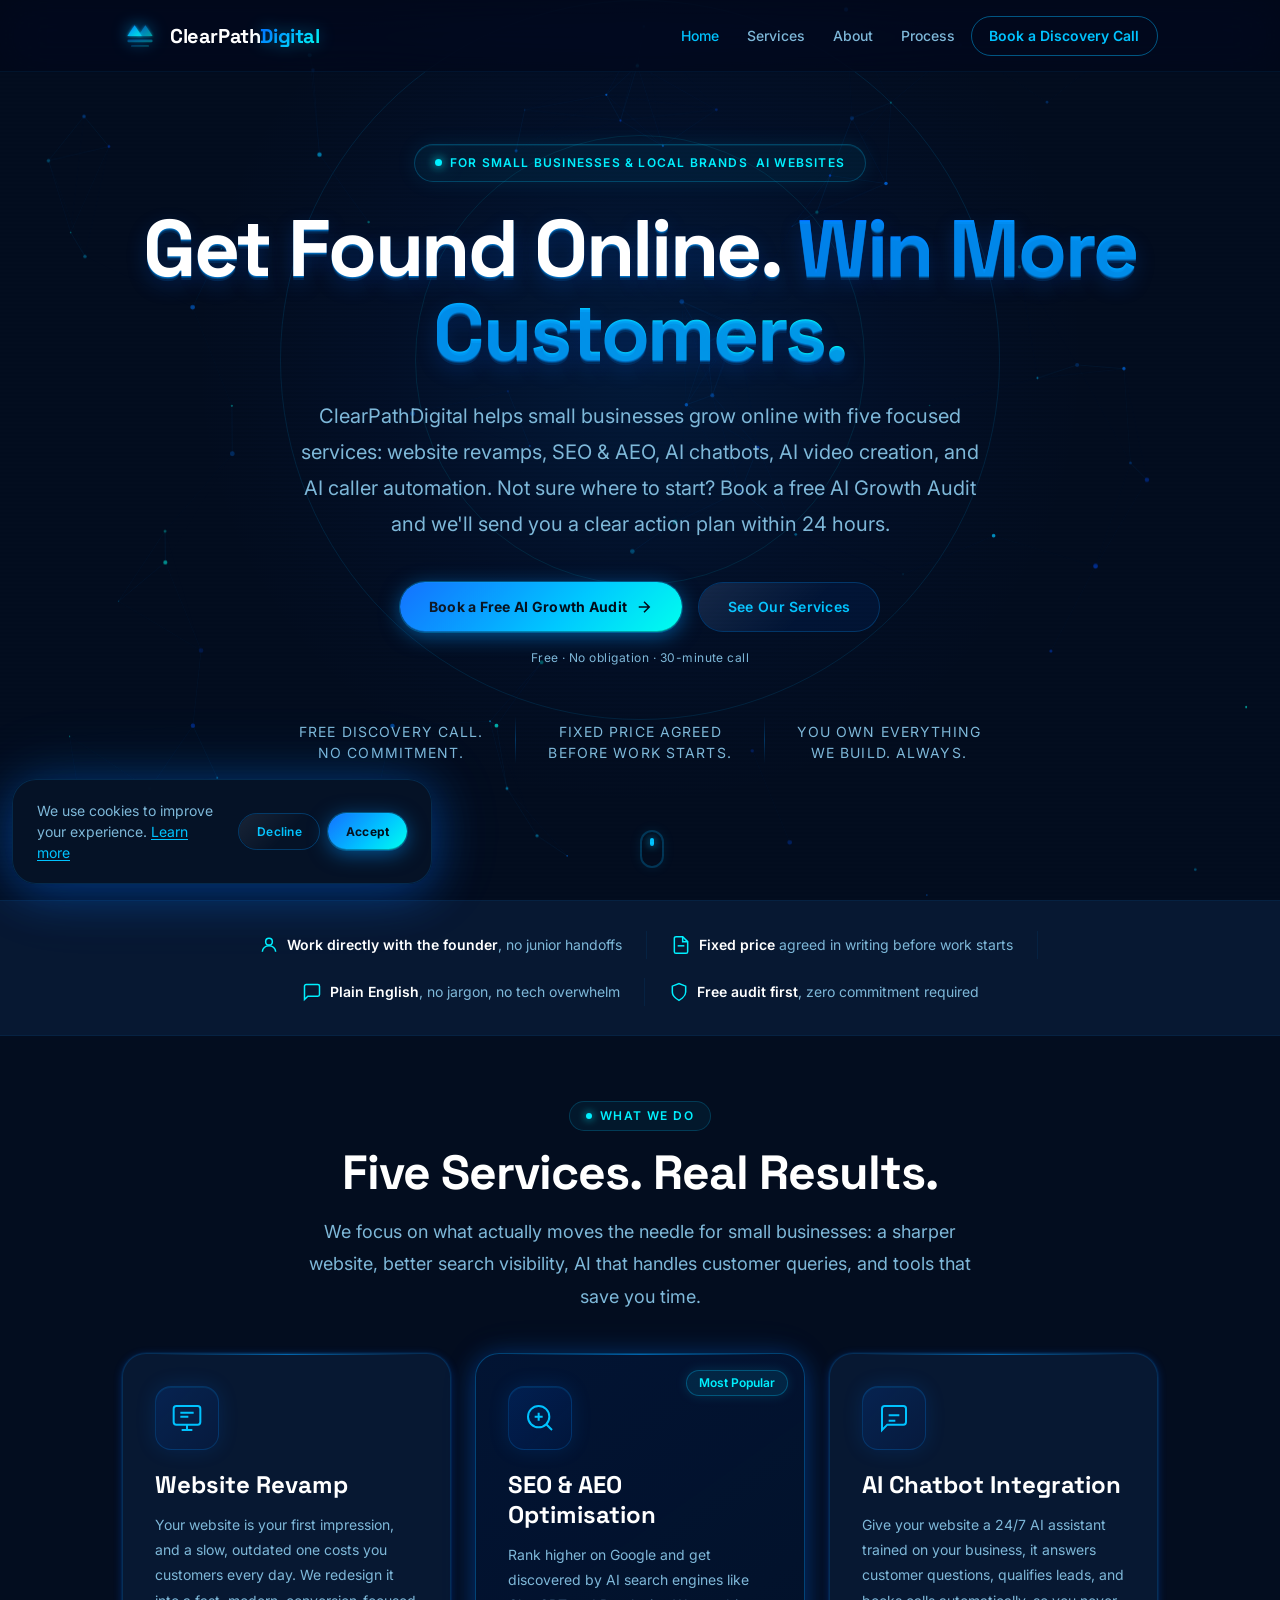
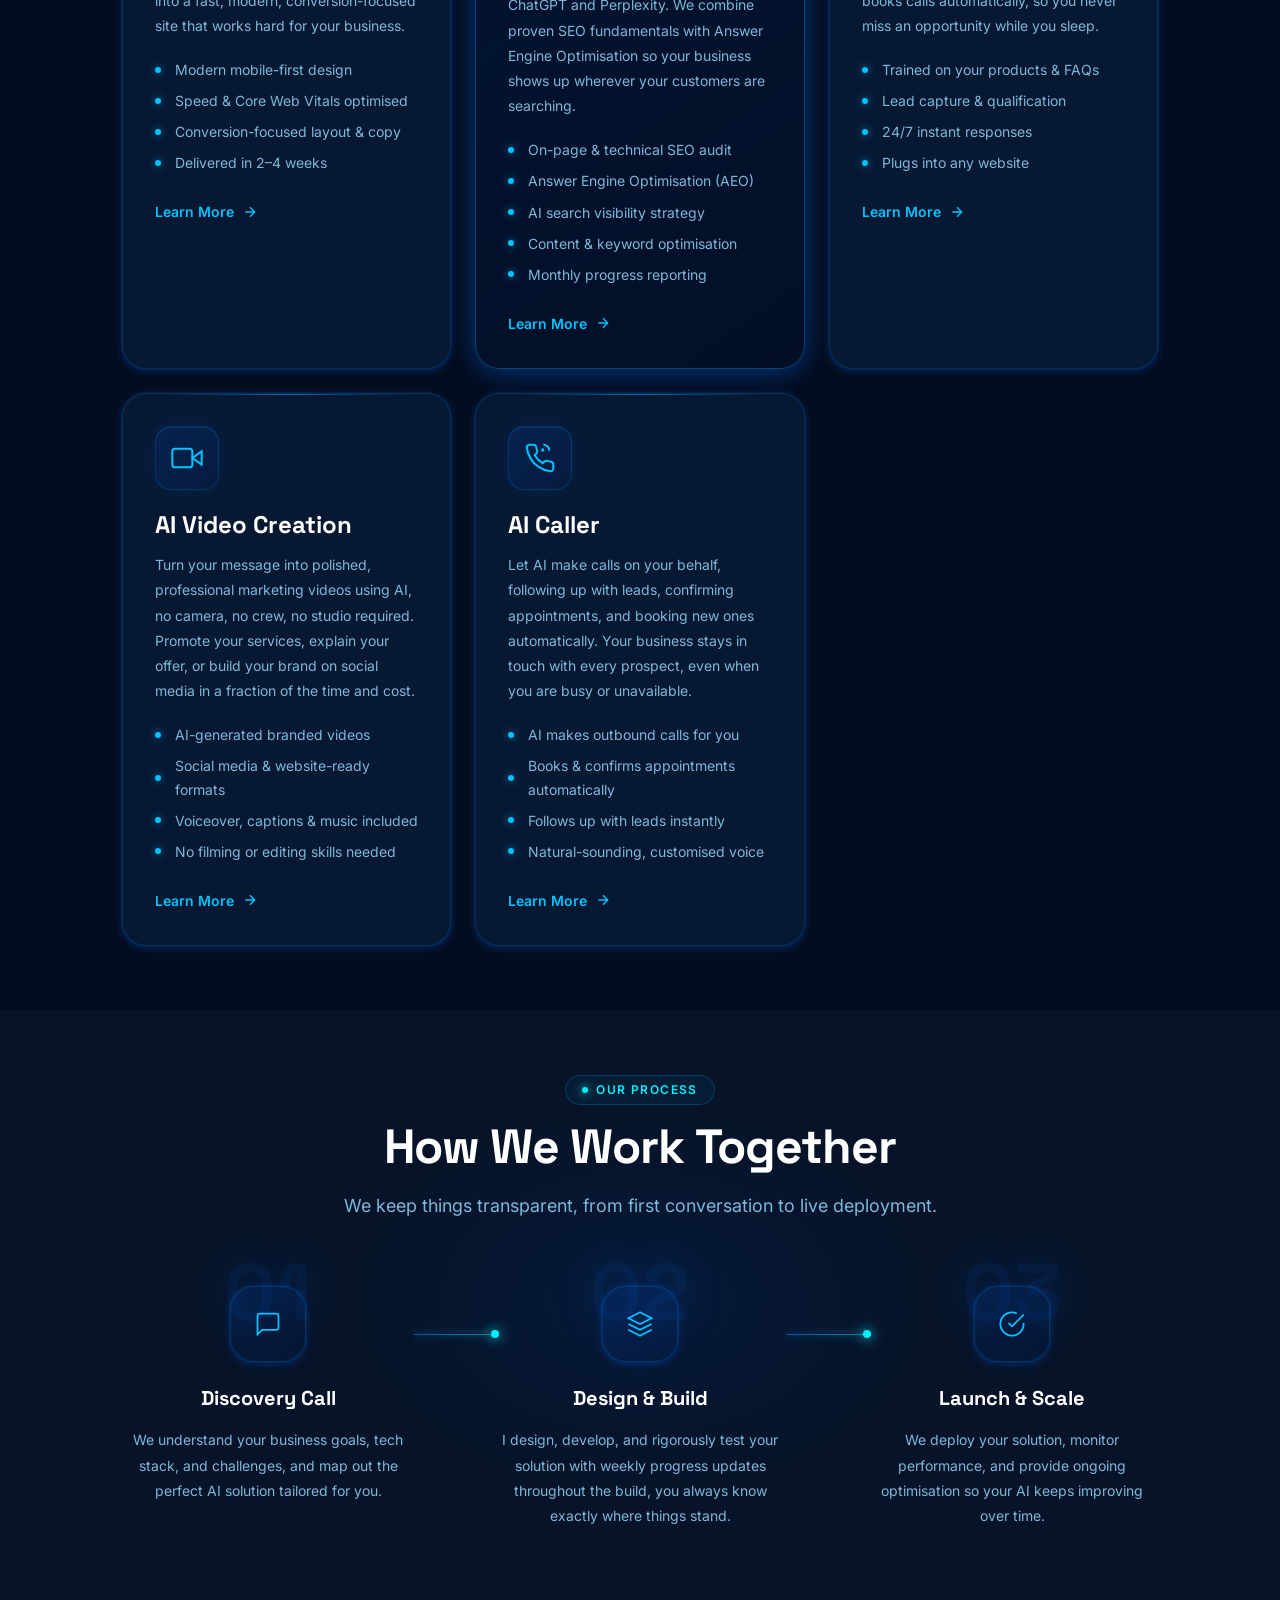
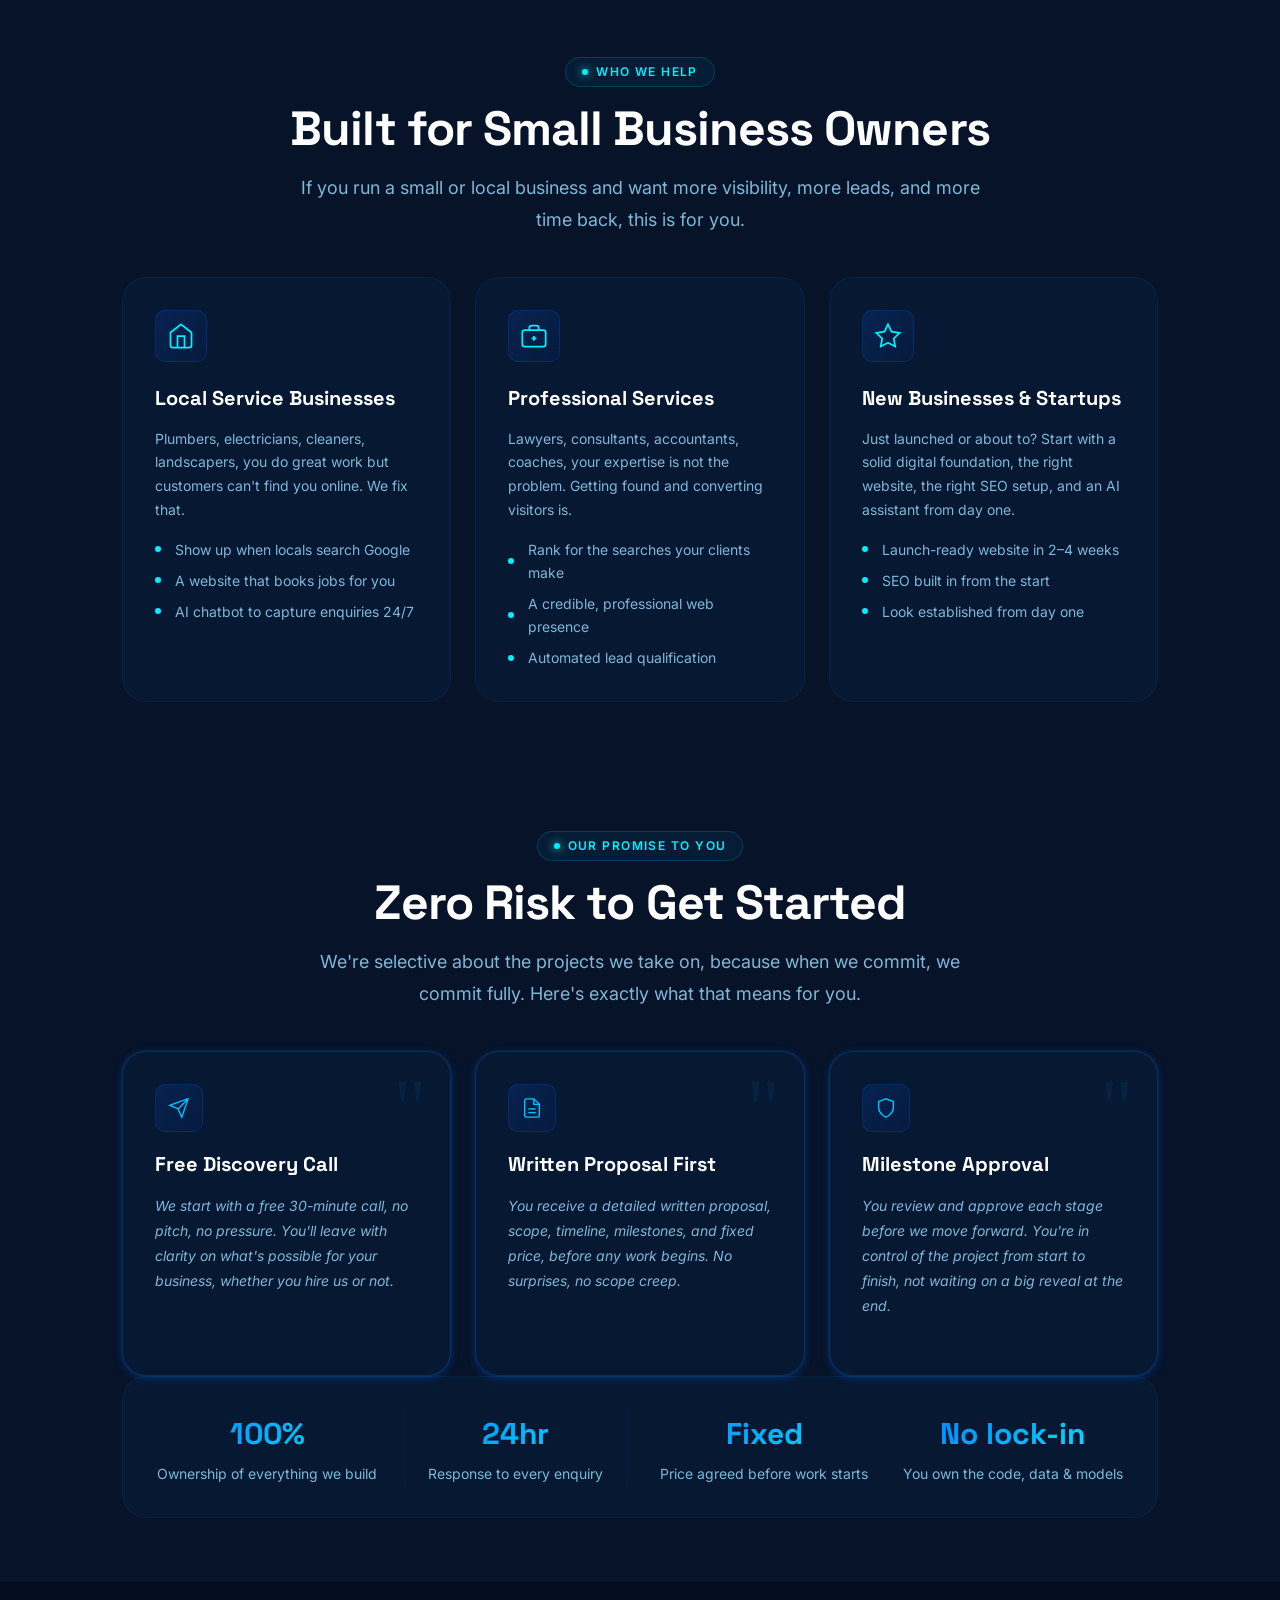
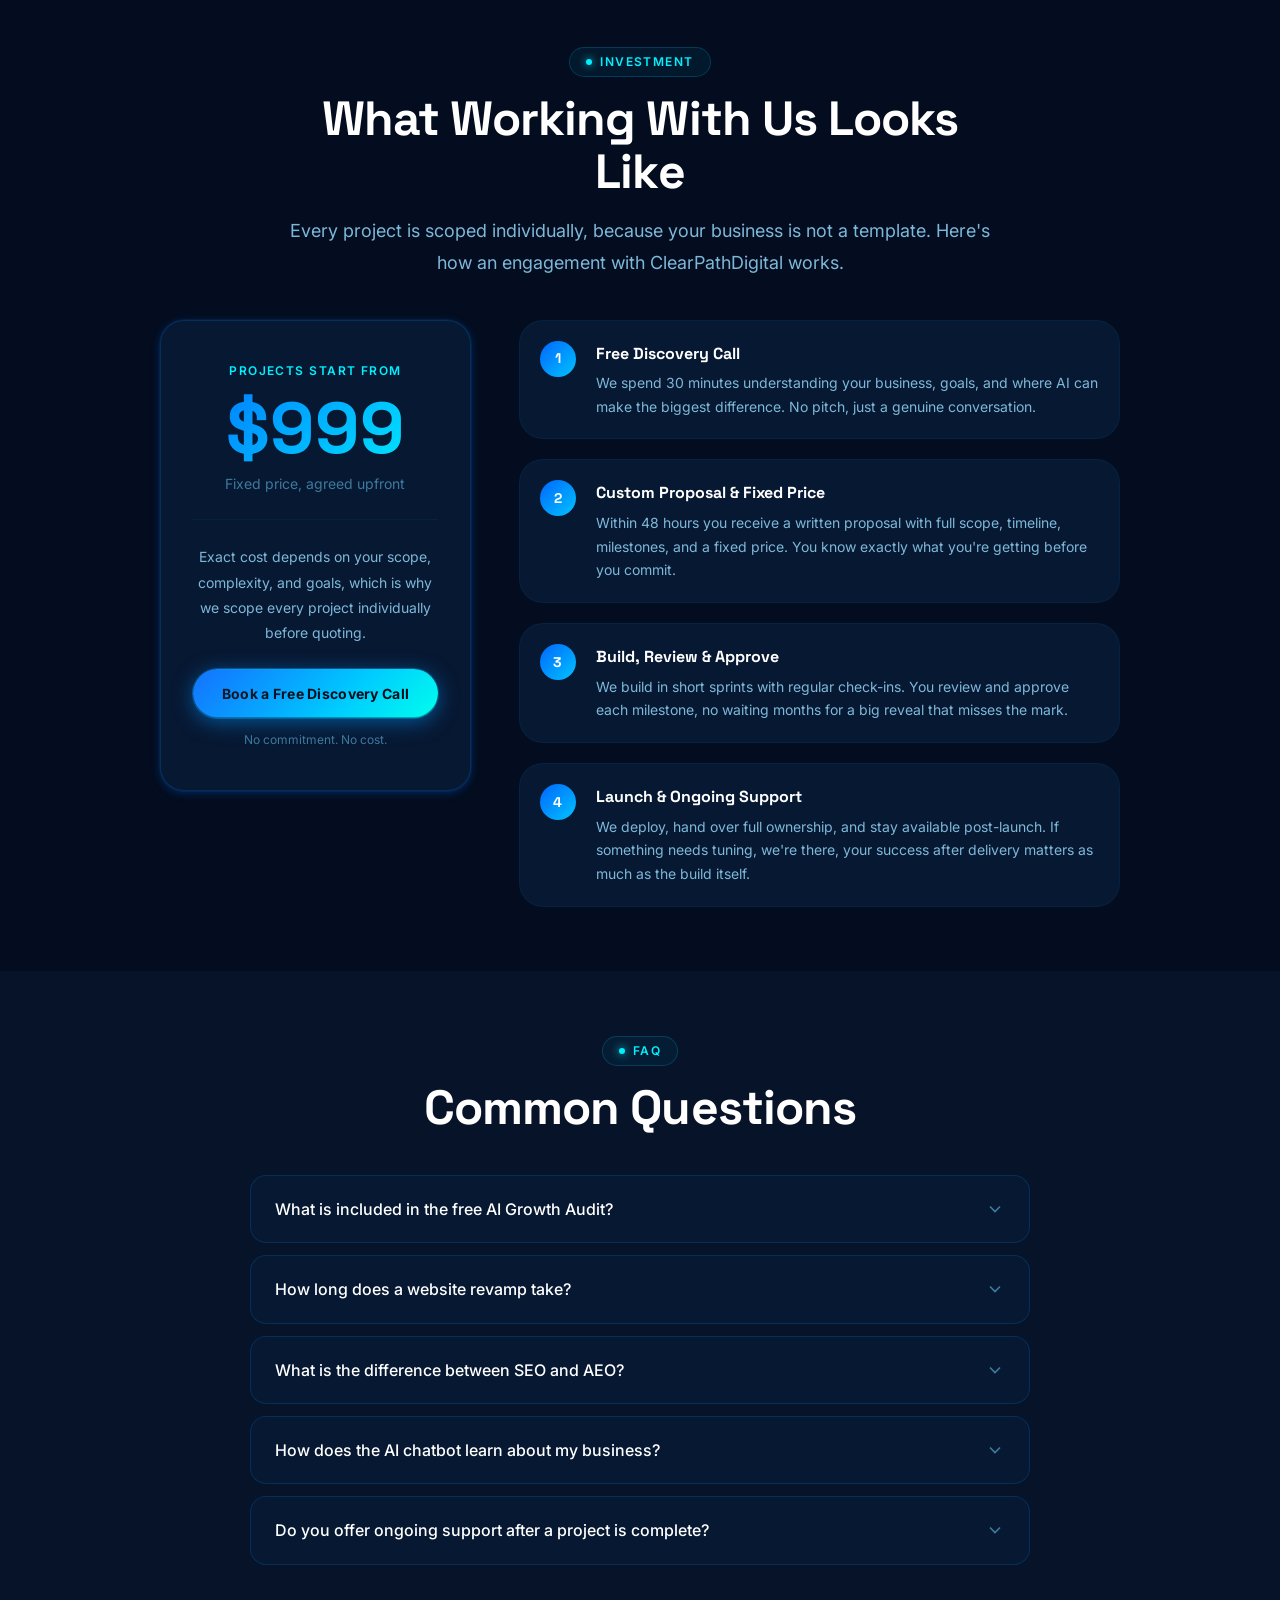
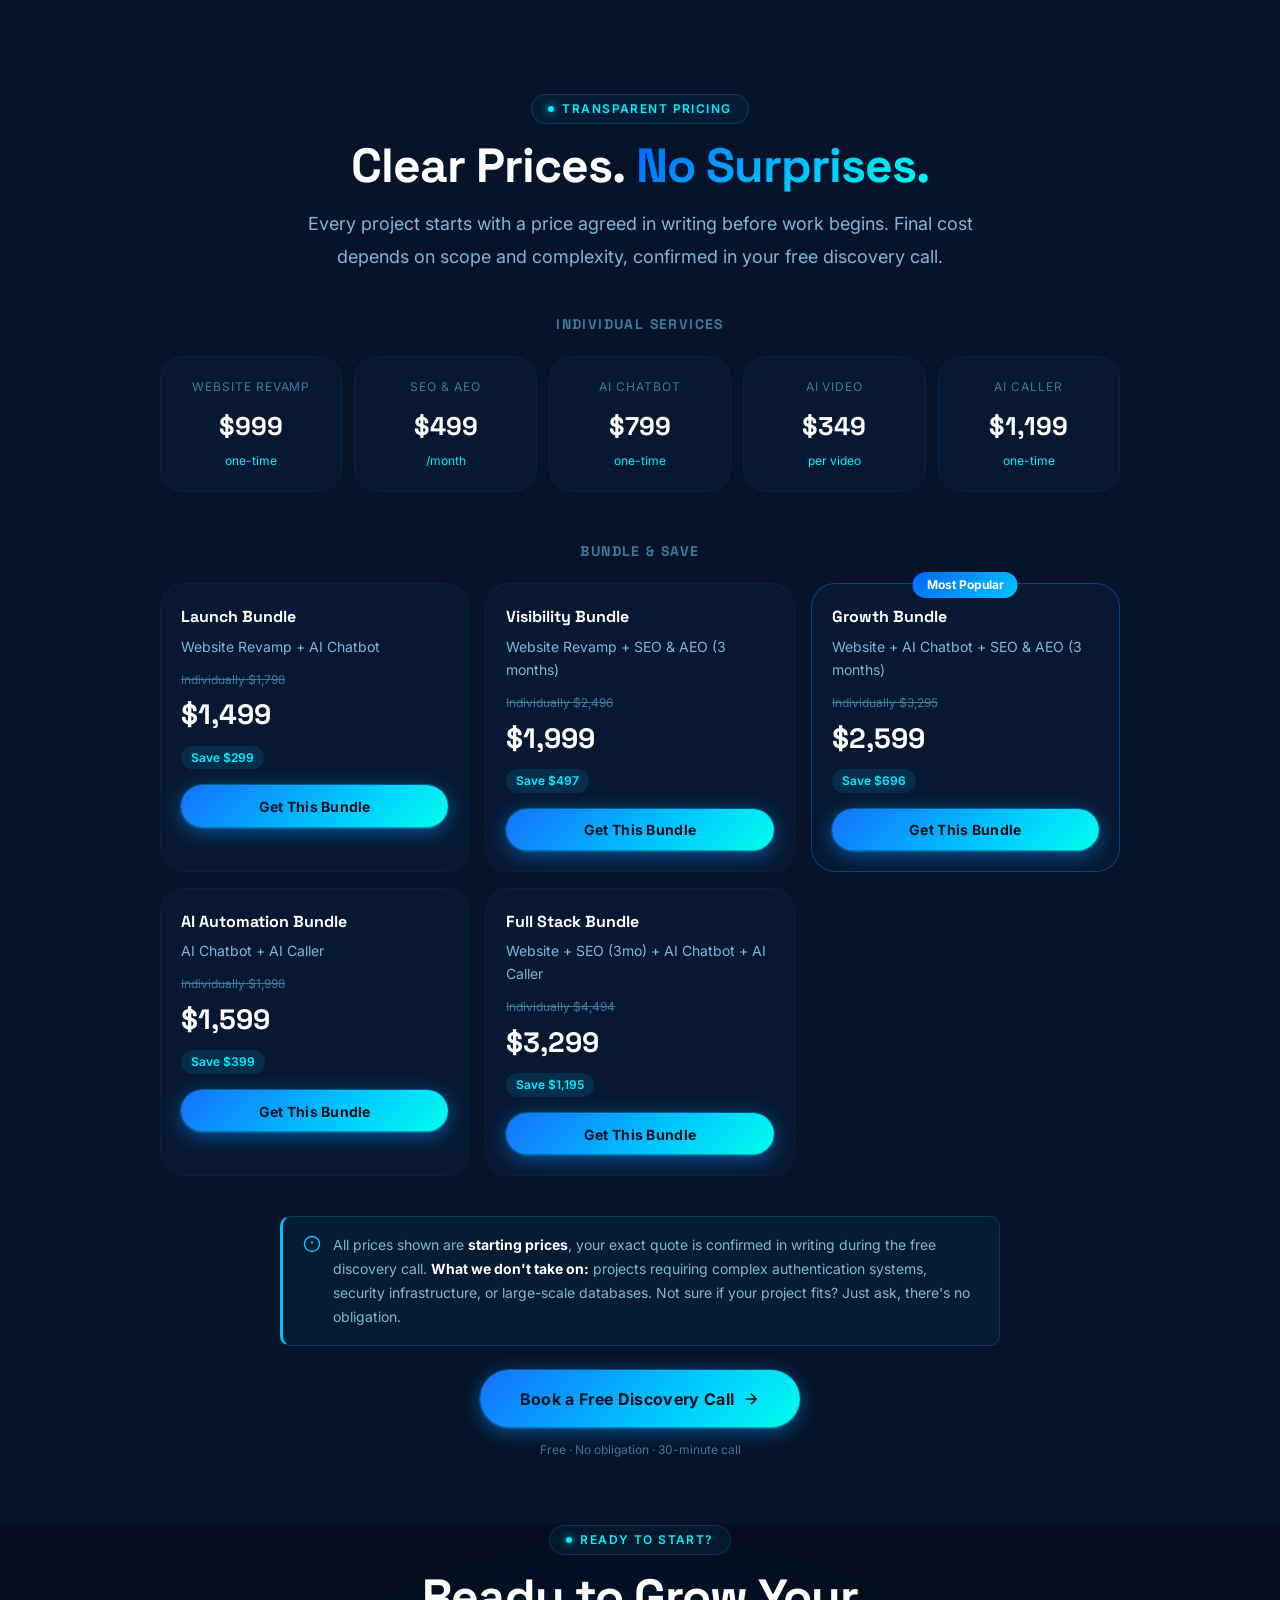
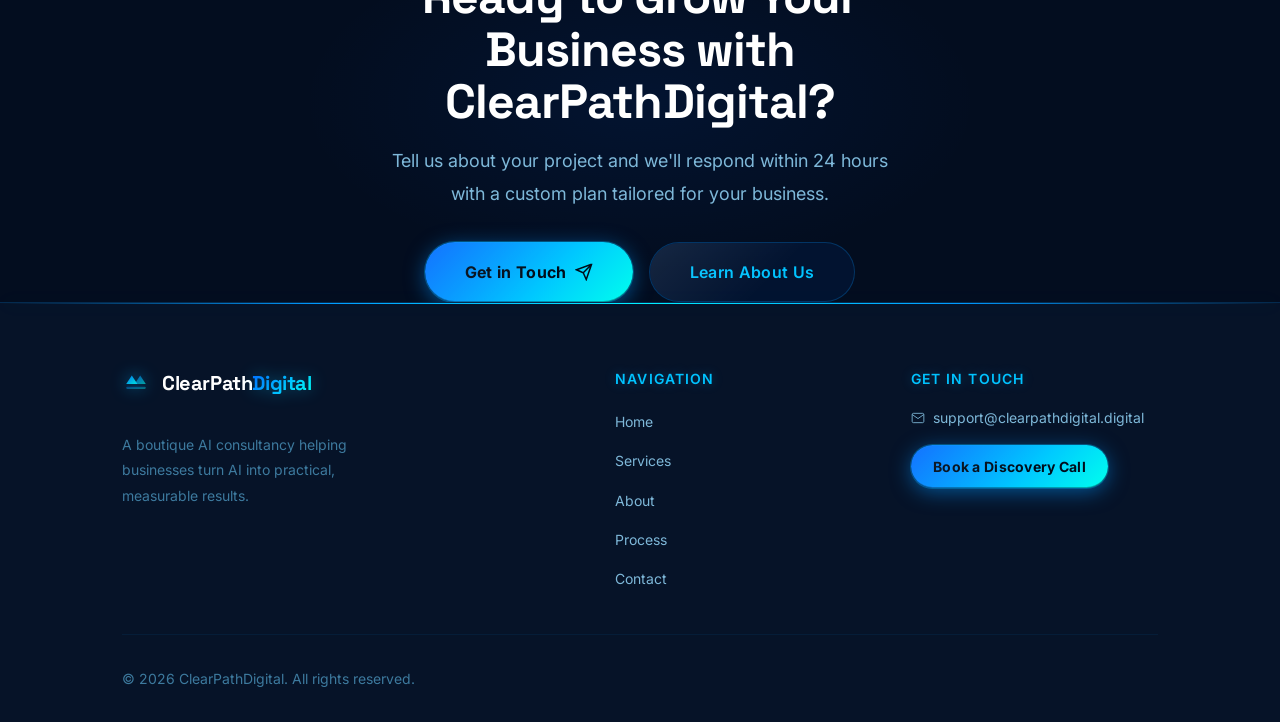
<file: index.html>
<!DOCTYPE html>
<html lang="en">
<head>
  <!-- ====== TECHNICAL SEO: Core Meta ====== -->
  <meta charset="UTF-8" />
  <meta name="viewport" content="width=device-width, initial-scale=1.0" />
  <meta http-equiv="X-UA-Compatible" content="IE=edge" />
  <title>ClearPathDigital – Website Revamp, SEO/AEO &amp; AI Chatbot Services</title>
  <meta name="description" content="ClearPathDigital is a boutique AI consultancy helping small businesses grow online. We offer website revamp, SEO &amp; AEO optimisation, and AI chatbot integration." />
  <meta name="keywords" content="website revamp, SEO optimisation, AEO, answer engine optimisation, AI chatbot, AI chatbot integration, website redesign, small business website, ClearPathDigital" />
  <meta name="author" content="ClearPathDigital" />
  <meta name="robots" content="index, follow, max-snippet:-1, max-image-preview:large, max-video-preview:-1" />
  <link rel="canonical" href="https://clearpathdigital.tech/" />

  <!-- ====== TECHNICAL SEO: Open Graph ====== -->
  <meta property="og:type" content="website" />
  <meta property="og:url" content="https://clearpathdigital.tech/" />
  <meta property="og:title" content="ClearPathDigital – Website Revamp, SEO/AEO &amp; AI Chatbot" />
  <meta property="og:description" content="We help small businesses grow online with professional website revamps, SEO &amp; AEO optimisation, and AI chatbot integration." />
  <meta property="og:image" content="https://clearpathdigital.tech/assets/og-image.jpg" />
  <meta property="og:image:width" content="1200" />
  <meta property="og:image:height" content="630" />
  <meta property="og:image:alt" content="ClearPathDigital AI Services" />
  <meta property="og:site_name" content="ClearPathDigital" />
  <meta property="og:locale" content="en_US" />

  <!-- ====== TECHNICAL SEO: Twitter Card ====== -->
  <meta name="twitter:card" content="summary_large_image" />
  <meta name="twitter:site" content="@clearpathdigital" />
  <meta name="twitter:creator" content="@clearpathdigital" />
  <meta name="twitter:title" content="ClearPathDigital – Website Revamp, SEO/AEO &amp; AI Chatbot" />
  <meta name="twitter:description" content="We help small businesses grow online with website revamps, SEO &amp; AEO optimisation, and AI chatbot integration." />
  <meta name="twitter:image" content="https://clearpathdigital.tech/assets/og-image.jpg" />
  <meta name="twitter:image:alt" content="ClearPathDigital AI Services" />

  <!-- ====== TECHNICAL SEO: Theme & PWA ====== -->
  <meta name="theme-color" content="#030d1f" />
  <meta name="msapplication-TileColor" content="#0040cc" />
  <link rel="manifest" href="manifest.json" />
  <link rel="icon" type="image/svg+xml" href="assets/favicon.svg" />
  <link rel="apple-touch-icon" href="assets/apple-touch-icon.png" />

  <!-- ====== TECHNICAL SEO: Preconnect ====== -->
  <link rel="preconnect" href="https://fonts.googleapis.com" />
  <link rel="preconnect" href="https://fonts.gstatic.com" crossorigin />
  <link href="https://fonts.googleapis.com/css2?family=Inter:wght@300;400;500;600;700;800;900&family=Space+Grotesk:wght@400;500;600;700&display=swap" rel="stylesheet" />
  <link rel="preload" href="css/style.css" as="style" />
  <link rel="stylesheet" href="css/style.css" />

  <!-- ====== TECHNICAL SEO: JSON-LD Structured Data ====== -->
  <script type="application/ld+json">
  {
    "@context": "https://schema.org",
    "@graph": [
      {
        "@type": "Organization",
        "@id": "https://clearpathdigital.digital/#organization",
        "name": "ClearPathDigital",
        "url": "https://clearpathdigital.digital/",
        "logo": { "@type": "ImageObject", "url": "https://clearpathdigital.digital/assets/logo.svg" },
        "description": "ClearPathDigital is a boutique AI consultancy helping small businesses grow online through website revamps, SEO and AEO optimisation, AI chatbot integration, AI video creation, and AI caller services.",
        "email": "support@clearpathdigital.digital",
        "sameAs": [
          "https://twitter.com/clearpathdigital",
          "https://linkedin.com/company/clearpathdigital"
        ]
      },
      {
        "@type": "WebPage",
        "@id": "https://clearpathdigital.digital/#webpage",
        "url": "https://clearpathdigital.digital/",
        "name": "ClearPathDigital – Website Revamp, SEO/AEO & AI Chatbot for Small Businesses",
        "isPartOf": { "@id": "https://clearpathdigital.digital/#organization" },
        "description": "ClearPathDigital helps small businesses get found online and win more customers through website revamps, SEO & AEO, and AI chatbot integration.",
        "inLanguage": "en-US"
      },
      {
        "@type": "Service",
        "@id": "https://clearpathdigital.digital/website-revamp.html#service",
        "name": "Website Revamp",
        "provider": { "@id": "https://clearpathdigital.digital/#organization" },
        "description": "Professional website redesign for small businesses, modern, fast, mobile-first, and conversion-focused.",
        "url": "https://clearpathdigital.digital/website-revamp.html"
      },
      {
        "@type": "Service",
        "@id": "https://clearpathdigital.digital/seo-aeo.html#service",
        "name": "SEO & AEO Optimisation",
        "provider": { "@id": "https://clearpathdigital.digital/#organization" },
        "description": "Search engine and answer engine optimisation to help small businesses rank on Google and get cited by AI tools like ChatGPT and Perplexity.",
        "url": "https://clearpathdigital.digital/seo-aeo.html"
      },
      {
        "@type": "Service",
        "@id": "https://clearpathdigital.digital/ai-chatbot.html#service",
        "name": "AI Chatbot Integration",
        "provider": { "@id": "https://clearpathdigital.digital/#organization" },
        "description": "Custom AI chatbot trained on your business to answer questions and capture leads 24/7.",
        "url": "https://clearpathdigital.digital/ai-chatbot.html"
      },
      {
        "@type": "Service",
        "@id": "https://clearpathdigital.digital/ai-videos.html#service",
        "name": "AI Video Creation",
        "provider": { "@id": "https://clearpathdigital.digital/#organization" },
        "description": "AI-generated branded marketing videos for small businesses, no camera, no crew, no studio required.",
        "url": "https://clearpathdigital.digital/ai-videos.html"
      },
      {
        "@type": "Service",
        "@id": "https://clearpathdigital.digital/ai-caller.html#service",
        "name": "AI Caller",
        "provider": { "@id": "https://clearpathdigital.digital/#organization" },
        "description": "AI makes outbound calls on your behalf to book appointments, follow up with leads, and confirm bookings automatically.",
        "url": "https://clearpathdigital.digital/ai-caller.html"
      },
      {
        "@type": "FAQPage",
        "mainEntity": [
          { "@type": "Question", "name": "What is included in the free AI Growth Audit?", "acceptedAnswer": { "@type": "Answer", "text": "The free AI Growth Audit covers a review of your website, your current search visibility, and your customer enquiry journey. You receive a plain-English report showing exactly what is working, what is not, and what to prioritise, with no obligation to proceed." } },
          { "@type": "Question", "name": "How long does a website revamp take?", "acceptedAnswer": { "@type": "Answer", "text": "Most website revamps are completed in 2–4 weeks. The exact timeline depends on the number of pages, complexity, and how quickly you can provide feedback and content." } },
          { "@type": "Question", "name": "What is the difference between SEO and AEO?", "acceptedAnswer": { "@type": "Answer", "text": "SEO (Search Engine Optimisation) focuses on ranking in Google search results. AEO (Answer Engine Optimisation) focuses on getting your business cited and recommended by AI tools like ChatGPT, Perplexity, and Google AI Overviews. Both are increasingly important for online visibility." } },
          { "@type": "Question", "name": "How does the AI chatbot learn about my business?", "acceptedAnswer": { "@type": "Answer", "text": "We train the chatbot on the information you provide, your services, pricing, FAQs, opening hours, and any other details you want it to know. It only answers based on what you have given it, so it will not make things up about your business." } },
          { "@type": "Question", "name": "Do you offer ongoing support after a project is complete?", "acceptedAnswer": { "@type": "Answer", "text": "Yes. Post-launch support is included in every project. The scope and duration are agreed as part of your proposal, and I remain available for questions, fixes, and optimisations after delivery." } }
        ]
      }
    ]
  }
  </script>
</head>

<body>
  <!-- ====== NAVIGATION ====== -->
  <header class="navbar" id="navbar" role="banner">
    <div class="container nav-container">
      <a href="index.html" class="logo" aria-label="ClearPathDigital – Home">
        <span class="logo-icon" aria-hidden="true">
          <svg width="36" height="36" viewBox="0 0 40 40" fill="none" xmlns="http://www.w3.org/2000/svg">
            <defs>
              <linearGradient id="cpd-grad" x1="0%" y1="0%" x2="100%" y2="100%">
                <stop offset="0%" stop-color="#0077ff"/>
                <stop offset="50%" stop-color="#00c3ff"/>
                <stop offset="100%" stop-color="#00ffee"/>
              </linearGradient>
              <filter id="glow"><feGaussianBlur stdDeviation="2" result="coloredBlur"/><feMerge><feMergeNode in="coloredBlur"/><feMergeNode in="SourceGraphic"/></feMerge></filter>
            </defs>
            <!-- CPD logo mark: forward arrow/path -->
            <path d="M6 20 L14 8 L22 20 L14 20" fill="url(#cpd-grad)" opacity="0.9" filter="url(#glow)"/>
            <path d="M18 20 L26 8 L34 20 L26 20" fill="url(#cpd-grad)" opacity="0.6" filter="url(#glow)"/>
            <rect x="6" y="24" width="28" height="3" rx="1.5" fill="url(#cpd-grad)" opacity="0.4"/>
            <rect x="10" y="30" width="20" height="2" rx="1" fill="url(#cpd-grad)" opacity="0.25"/>
          </svg>
        </span>
        <span class="logo-text">ClearPath<span class="logo-accent">Digital</span></span>
      </a>

      <nav class="nav-links" role="navigation" aria-label="Main navigation">
        <a href="index.html" class="nav-link active">Home</a>
        <a href="#services" class="nav-link">Services</a>
        <a href="about.html" class="nav-link">About</a>
        <a href="process.html" class="nav-link">Process</a>
        <a href="contact.html" class="nav-link nav-cta nav-cta-outline">Book a Discovery Call</a>
      </nav>

      <button class="hamburger" id="hamburger" aria-label="Toggle menu" aria-expanded="false">
        <span></span><span></span><span></span>
      </button>
    </div>
    <div class="mobile-menu" id="mobile-menu">
      <a href="index.html" class="mobile-link">Home</a>
      <a href="#services" class="mobile-link">Services</a>
      <a href="about.html" class="mobile-link">About</a>
      <a href="process.html" class="mobile-link">Process</a>
      <a href="contact.html" class="mobile-link mobile-cta">Book a Discovery Call</a>
    </div>
  </header>

  <main id="main-content">

    <!-- ====== HERO ====== -->
    <section class="hero" id="home" aria-label="Hero">
      <canvas id="particles-canvas" aria-hidden="true"></canvas>
      <div class="hero-orb" aria-hidden="true"></div>
      <div class="container hero-container">
        <div class="hero-badge">
          <span class="badge-dot" aria-hidden="true"></span>
          For Small Businesses &amp; Local Brands
        </div>
        <h1 class="hero-headline">
          Get Found Online. <span class="gradient-text">Win More Customers.</span>
        </h1>
        <p class="hero-sub">
          ClearPathDigital helps small businesses grow online with five focused services: website revamps, SEO &amp; AEO, AI chatbots, AI video creation, and AI caller automation. Not sure where to start? Book a free AI Growth Audit and we'll send you a clear action plan within 24 hours.
        </p>
        <div class="hero-cta-group">
          <a href="contact.html" class="btn btn-primary">
            Book a Free AI Growth Audit
            <svg width="18" height="18" viewBox="0 0 24 24" fill="none" stroke="currentColor" stroke-width="2" aria-hidden="true"><path d="M5 12h14M12 5l7 7-7 7"/></svg>
          </a>
          <a href="#services" class="btn btn-secondary">See Our Services</a>
        </div>
        <p class="hero-cta-note">Free &middot; No obligation &middot; 30-minute call</p>
        <div class="hero-stats" role="list">
          <div class="stat" role="listitem">
            <span class="stat-label" style="font-size:var(--fs-sm);color:var(--clr-text-2);line-height:1.5;">Free discovery call.<br/>No commitment.</span>
          </div>
          <div class="stat-divider" aria-hidden="true"></div>
          <div class="stat" role="listitem">
            <span class="stat-label" style="font-size:var(--fs-sm);color:var(--clr-text-2);line-height:1.5;">Fixed price agreed<br/>before work starts.</span>
          </div>
          <div class="stat-divider" aria-hidden="true"></div>
          <div class="stat" role="listitem">
            <span class="stat-label" style="font-size:var(--fs-sm);color:var(--clr-text-2);line-height:1.5;">You own everything<br/>we build. Always.</span>
          </div>
        </div>
      </div>
      <div class="hero-scroll-hint" aria-hidden="true"><span></span></div>
    </section>


    <!-- ====== CREDIBILITY BAR ====== -->
    <div class="cred-bar" aria-label="Why ClearPathDigital">
      <div class="container">
        <ul class="cred-list" role="list">
          <li class="cred-item">
            <svg width="20" height="20" viewBox="0 0 24 24" fill="none" stroke="currentColor" stroke-width="1.8" aria-hidden="true"><circle cx="12" cy="8" r="4"/><path d="M4 20c0-4 3.6-7 8-7s8 3 8 7"/></svg>
            <span><strong>Work directly with the founder</strong>, no junior handoffs</span>
          </li>
          <li class="cred-divider" aria-hidden="true"></li>
          <li class="cred-item">
            <svg width="20" height="20" viewBox="0 0 24 24" fill="none" stroke="currentColor" stroke-width="1.8" aria-hidden="true"><path d="M14 2H6a2 2 0 0 0-2 2v16a2 2 0 0 0 2 2h12a2 2 0 0 0 2-2V8z"/><polyline points="14 2 14 8 20 8"/><line x1="16" y1="13" x2="8" y2="13"/></svg>
            <span><strong>Fixed price</strong> agreed in writing before work starts</span>
          </li>
          <li class="cred-divider" aria-hidden="true"></li>
          <li class="cred-item">
            <svg width="20" height="20" viewBox="0 0 24 24" fill="none" stroke="currentColor" stroke-width="1.8" aria-hidden="true"><path d="M21 15a2 2 0 0 1-2 2H7l-4 4V5a2 2 0 0 1 2-2h14a2 2 0 0 1 2 2z"/></svg>
            <span><strong>Plain English</strong>, no jargon, no tech overwhelm</span>
          </li>
          <li class="cred-divider" aria-hidden="true"></li>
          <li class="cred-item">
            <svg width="20" height="20" viewBox="0 0 24 24" fill="none" stroke="currentColor" stroke-width="1.8" aria-hidden="true"><path d="M12 22s8-4 8-10V5l-8-3-8 3v7c0 6 8 10 8 10z"/></svg>
            <span><strong>Free audit first</strong>, zero commitment required</span>
          </li>
        </ul>
      </div>
    </div>

    <!-- ====== SERVICES ====== -->
    <section class="services" id="services" aria-labelledby="services-heading">
      <div class="container">
        <div class="section-header">
          <span class="section-tag">What We Do</span>
          <h2 id="services-heading" class="section-title">Five Services. Real Results.</h2>
          <p class="section-desc">We focus on what actually moves the needle for small businesses: a sharper website, better search visibility, AI that handles customer queries, and tools that save you time.</p>
        </div>
        <div class="services-grid" role="list">

          <article class="service-card" role="listitem">
            <div class="service-icon" aria-hidden="true">
              <svg width="32" height="32" viewBox="0 0 24 24" fill="none" stroke="currentColor" stroke-width="1.5"><rect x="2" y="3" width="20" height="14" rx="2"/><path d="M8 21h8M12 17v4"/><path d="M7 8h10M7 11h6"/></svg>
            </div>
            <h3 class="service-title">Website Revamp</h3>
            <p class="service-desc">Your website is your first impression, and a slow, outdated one costs you customers every day. We redesign it into a fast, modern, conversion-focused site that works hard for your business.</p>
            <ul class="service-features">
              <li>Modern mobile-first design</li>
              <li>Speed &amp; Core Web Vitals optimised</li>
              <li>Conversion-focused layout &amp; copy</li>
              <li>Delivered in 2&ndash;4 weeks</li>
            </ul>
            <a href="website-revamp.html" class="card-link">Learn More <svg width="16" height="16" viewBox="0 0 24 24" fill="none" stroke="currentColor" stroke-width="2" aria-hidden="true"><path d="M5 12h14M12 5l7 7-7 7"/></svg></a>
          </article>

          <article class="service-card featured" role="listitem">
            <div class="featured-badge">Most Popular</div>
            <div class="service-icon" aria-hidden="true">
              <svg width="32" height="32" viewBox="0 0 24 24" fill="none" stroke="currentColor" stroke-width="1.5"><circle cx="11" cy="11" r="8"/><path d="M21 21l-4.35-4.35"/><path d="M11 8v6M8 11h6"/></svg>
            </div>
            <h3 class="service-title">SEO &amp; AEO Optimisation</h3>
            <p class="service-desc">Rank higher on Google and get discovered by AI search engines like ChatGPT and Perplexity. We combine proven SEO fundamentals with Answer Engine Optimisation so your business shows up wherever your customers are searching.</p>
            <ul class="service-features">
              <li>On-page &amp; technical SEO audit</li>
              <li>Answer Engine Optimisation (AEO)</li>
              <li>AI search visibility strategy</li>
              <li>Content &amp; keyword optimisation</li>
              <li>Monthly progress reporting</li>
            </ul>
            <a href="seo-aeo.html" class="card-link">Learn More <svg width="16" height="16" viewBox="0 0 24 24" fill="none" stroke="currentColor" stroke-width="2" aria-hidden="true"><path d="M5 12h14M12 5l7 7-7 7"/></svg></a>
          </article>

          <article class="service-card" role="listitem">
            <div class="service-icon" aria-hidden="true">
              <svg width="32" height="32" viewBox="0 0 24 24" fill="none" stroke="currentColor" stroke-width="1.5"><path d="M21 15a2 2 0 0 1-2 2H7l-4 4V5a2 2 0 0 1 2-2h14a2 2 0 0 1 2 2z"/><path d="M8 10h8M8 14h5"/></svg>
            </div>
            <h3 class="service-title">AI Chatbot Integration</h3>
            <p class="service-desc">Give your website a 24/7 AI assistant trained on your business, it answers customer questions, qualifies leads, and books calls automatically, so you never miss an opportunity while you sleep.</p>
            <ul class="service-features">
              <li>Trained on your products &amp; FAQs</li>
              <li>Lead capture &amp; qualification</li>
              <li>24/7 instant responses</li>
              <li>Plugs into any website</li>
            </ul>
            <a href="ai-chatbot.html" class="card-link">Learn More <svg width="16" height="16" viewBox="0 0 24 24" fill="none" stroke="currentColor" stroke-width="2" aria-hidden="true"><path d="M5 12h14M12 5l7 7-7 7"/></svg></a>
          </article>

          <article class="service-card" role="listitem">
            <div class="service-icon" aria-hidden="true">
              <svg width="32" height="32" viewBox="0 0 24 24" fill="none" stroke="currentColor" stroke-width="1.5"><polygon points="23 7 16 12 23 17 23 7"/><rect x="1" y="5" width="15" height="14" rx="2"/></svg>
            </div>
            <h3 class="service-title">AI Video Creation</h3>
            <p class="service-desc">Turn your message into polished, professional marketing videos using AI, no camera, no crew, no studio required. Promote your services, explain your offer, or build your brand on social media in a fraction of the time and cost.</p>
            <ul class="service-features">
              <li>AI-generated branded videos</li>
              <li>Social media &amp; website-ready formats</li>
              <li>Voiceover, captions &amp; music included</li>
              <li>No filming or editing skills needed</li>
            </ul>
            <a href="ai-videos.html" class="card-link">Learn More <svg width="16" height="16" viewBox="0 0 24 24" fill="none" stroke="currentColor" stroke-width="2" aria-hidden="true"><path d="M5 12h14M12 5l7 7-7 7"/></svg></a>
          </article>

          <article class="service-card" role="listitem">
            <div class="service-icon" aria-hidden="true">
              <svg width="32" height="32" viewBox="0 0 24 24" fill="none" stroke="currentColor" stroke-width="1.5"><path d="M22 16.92v3a2 2 0 0 1-2.18 2 19.79 19.79 0 0 1-8.63-3.07 19.5 19.5 0 0 1-6-6 19.79 19.79 0 0 1-3.07-8.67A2 2 0 0 1 4.11 2h3a2 2 0 0 1 2 1.72c.127.96.361 1.903.7 2.81a2 2 0 0 1-.45 2.11L8.09 9.91a16 16 0 0 0 6 6l1.27-1.27a2 2 0 0 1 2.11-.45c.907.339 1.85.573 2.81.7A2 2 0 0 1 22 16.92z"/><path d="M14.5 2a4.5 4.5 0 0 1 4.5 4.5"/><path d="M14.5 6a.5.5 0 1 1-1 0 .5.5 0 0 1 1 0"/></svg>
            </div>
            <h3 class="service-title">AI Caller</h3>
            <p class="service-desc">Let AI make calls on your behalf, following up with leads, confirming appointments, and booking new ones automatically. Your business stays in touch with every prospect, even when you are busy or unavailable.</p>
            <ul class="service-features">
              <li>AI makes outbound calls for you</li>
              <li>Books &amp; confirms appointments automatically</li>
              <li>Follows up with leads instantly</li>
              <li>Natural-sounding, customised voice</li>
            </ul>
            <a href="ai-caller.html" class="card-link">Learn More <svg width="16" height="16" viewBox="0 0 24 24" fill="none" stroke="currentColor" stroke-width="2" aria-hidden="true"><path d="M5 12h14M12 5l7 7-7 7"/></svg></a>
          </article>

        </div>
      </div>
    </section>

    <!-- ====== HOW IT WORKS ====== -->
    <section class="how-it-works" id="how-it-works" aria-labelledby="how-heading">
      <div class="container">
        <div class="section-header">
          <span class="section-tag">Our Process</span>
          <h2 id="how-heading" class="section-title">How We Work Together</h2>
          <p class="section-desc">We keep things transparent, from first conversation to live deployment.</p>
        </div>
        <div class="steps-container" role="list">
          <div class="step" role="listitem">
            <div class="step-number" aria-hidden="true">01</div>
            <div class="step-content">
              <div class="step-icon"><svg width="28" height="28" viewBox="0 0 24 24" fill="none" stroke="currentColor" stroke-width="1.5"><path d="M21 15a2 2 0 0 1-2 2H7l-4 4V5a2 2 0 0 1 2-2h14a2 2 0 0 1 2 2z"/></svg></div>
              <h3>Discovery Call</h3>
              <p>We understand your business goals, tech stack, and challenges, and map out the perfect AI solution tailored for you.</p>
            </div>
          </div>
          <div class="step-connector" aria-hidden="true"></div>
          <div class="step" role="listitem">
            <div class="step-number" aria-hidden="true">02</div>
            <div class="step-content">
              <div class="step-icon"><svg width="28" height="28" viewBox="0 0 24 24" fill="none" stroke="currentColor" stroke-width="1.5"><path d="M12 2L2 7l10 5 10-5-10-5zM2 17l10 5 10-5M2 12l10 5 10-5"/></svg></div>
              <h3>Design & Build</h3>
              <p>I design, develop, and rigorously test your solution with weekly progress updates throughout the build, you always know exactly where things stand.</p>
            </div>
          </div>
          <div class="step-connector" aria-hidden="true"></div>
          <div class="step" role="listitem">
            <div class="step-number" aria-hidden="true">03</div>
            <div class="step-content">
              <div class="step-icon"><svg width="28" height="28" viewBox="0 0 24 24" fill="none" stroke="currentColor" stroke-width="1.5"><path d="M22 11.08V12a10 10 0 1 1-5.93-9.14"/><polyline points="22 4 12 14.01 9 11.01"/></svg></div>
              <h3>Launch & Scale</h3>
              <p>We deploy your solution, monitor performance, and provide ongoing optimisation so your AI keeps improving over time.</p>
            </div>
          </div>
        </div>
      </div>
    </section>

    <!-- ====== WHO WE HELP ====== -->
    <section class="who-we-help" id="who-we-help" aria-labelledby="who-heading">
      <div class="container">
        <div class="section-header">
          <span class="section-tag">Who We Help</span>
          <h2 id="who-heading" class="section-title">Built for Small Business Owners</h2>
          <p class="section-desc">If you run a small or local business and want more visibility, more leads, and more time back, this is for you.</p>
        </div>
        <div class="who-grid" role="list">

          <article class="who-card reveal" role="listitem">
            <div class="who-icon" aria-hidden="true">
              <svg width="28" height="28" viewBox="0 0 24 24" fill="none" stroke="currentColor" stroke-width="1.5"><path d="M3 9l9-7 9 7v11a2 2 0 0 1-2 2H5a2 2 0 0 1-2-2z"/><polyline points="9 22 9 12 15 12 15 22"/></svg>
            </div>
            <h3 class="who-title">Local Service Businesses</h3>
            <p class="who-desc">Plumbers, electricians, cleaners, landscapers, you do great work but customers can't find you online. We fix that.</p>
            <ul class="who-needs">
              <li>Show up when locals search Google</li>
              <li>A website that books jobs for you</li>
              <li>AI chatbot to capture enquiries 24/7</li>
            </ul>
          </article>

          <article class="who-card reveal" role="listitem">
            <div class="who-icon" aria-hidden="true">
              <svg width="28" height="28" viewBox="0 0 24 24" fill="none" stroke="currentColor" stroke-width="1.5"><rect x="2" y="7" width="20" height="14" rx="2"/><path d="M16 7V5a2 2 0 0 0-2-2h-4a2 2 0 0 0-2 2v2"/><line x1="12" y1="12" x2="12" y2="16"/><line x1="10" y1="14" x2="14" y2="14"/></svg>
            </div>
            <h3 class="who-title">Professional Services</h3>
            <p class="who-desc">Lawyers, consultants, accountants, coaches, your expertise is not the problem. Getting found and converting visitors is.</p>
            <ul class="who-needs">
              <li>Rank for the searches your clients make</li>
              <li>A credible, professional web presence</li>
              <li>Automated lead qualification</li>
            </ul>
          </article>

          <article class="who-card reveal" role="listitem">
            <div class="who-icon" aria-hidden="true">
              <svg width="28" height="28" viewBox="0 0 24 24" fill="none" stroke="currentColor" stroke-width="1.5"><polygon points="12 2 15.09 8.26 22 9.27 17 14.14 18.18 21.02 12 17.77 5.82 21.02 7 14.14 2 9.27 8.91 8.26 12 2"/></svg>
            </div>
            <h3 class="who-title">New Businesses &amp; Startups</h3>
            <p class="who-desc">Just launched or about to? Start with a solid digital foundation, the right website, the right SEO setup, and an AI assistant from day one.</p>
            <ul class="who-needs">
              <li>Launch-ready website in 2&ndash;4 weeks</li>
              <li>SEO built in from the start</li>
              <li>Look established from day one</li>
            </ul>
          </article>

        </div>
      </div>
    </section>

    <!-- ====== GUARANTEE & TRUST ====== -->
    <section class="testimonials" id="guarantee" aria-labelledby="guarantee-heading" style="background:var(--clr-bg-2);">
      <div class="container">
        <div class="section-header">
          <span class="section-tag">Our Promise to You</span>
          <h2 id="guarantee-heading" class="section-title">Zero Risk to Get Started</h2>
          <p class="section-desc">We're selective about the projects we take on, because when we commit, we commit fully. Here's exactly what that means for you.</p>
        </div>

        <!-- Guarantee cards -->
        <div class="testimonials-grid" role="list">
          <div class="testimonial-card reveal" role="listitem">
            <div style="width:48px;height:48px;border-radius:var(--r-md);background:linear-gradient(135deg,rgba(0,100,255,0.15),rgba(0,60,200,0.08));border:1px solid rgba(0,100,255,0.2);display:flex;align-items:center;justify-content:center;margin-bottom:var(--sp-4);">
              <svg width="22" height="22" viewBox="0 0 24 24" fill="none" stroke="var(--clr-blue-bright)" stroke-width="1.5"><path d="M22 2L11 13M22 2L15 22l-4-9-9-4 19-7z"/></svg>
            </div>
            <h3 style="font-family:var(--font-display);font-size:var(--fs-lg);font-weight:var(--fw-bold);color:var(--clr-white);margin-bottom:var(--sp-3);">Free Discovery Call</h3>
            <p style="font-size:var(--fs-sm);color:var(--clr-text-2);line-height:1.8;">We start with a free 30-minute call, no pitch, no pressure. You'll leave with clarity on what's possible for your business, whether you hire us or not.</p>
          </div>

          <div class="testimonial-card reveal" role="listitem">
            <div style="width:48px;height:48px;border-radius:var(--r-md);background:linear-gradient(135deg,rgba(0,100,255,0.15),rgba(0,60,200,0.08));border:1px solid rgba(0,100,255,0.2);display:flex;align-items:center;justify-content:center;margin-bottom:var(--sp-4);">
              <svg width="22" height="22" viewBox="0 0 24 24" fill="none" stroke="var(--clr-blue-bright)" stroke-width="1.5"><path d="M14 2H6a2 2 0 0 0-2 2v16a2 2 0 0 0 2 2h12a2 2 0 0 0 2-2V8z"/><polyline points="14 2 14 8 20 8"/><line x1="16" y1="13" x2="8" y2="13"/><line x1="16" y1="17" x2="8" y2="17"/></svg>
            </div>
            <h3 style="font-family:var(--font-display);font-size:var(--fs-lg);font-weight:var(--fw-bold);color:var(--clr-white);margin-bottom:var(--sp-3);">Written Proposal First</h3>
            <p style="font-size:var(--fs-sm);color:var(--clr-text-2);line-height:1.8;">You receive a detailed written proposal, scope, timeline, milestones, and fixed price, before any work begins. No surprises, no scope creep.</p>
          </div>

          <div class="testimonial-card reveal" role="listitem">
            <div style="width:48px;height:48px;border-radius:var(--r-md);background:linear-gradient(135deg,rgba(0,100,255,0.15),rgba(0,60,200,0.08));border:1px solid rgba(0,100,255,0.2);display:flex;align-items:center;justify-content:center;margin-bottom:var(--sp-4);">
              <svg width="22" height="22" viewBox="0 0 24 24" fill="none" stroke="var(--clr-blue-bright)" stroke-width="1.5"><path d="M12 22s8-4 8-10V5l-8-3-8 3v7c0 6 8 10 8 10z"/></svg>
            </div>
            <h3 style="font-family:var(--font-display);font-size:var(--fs-lg);font-weight:var(--fw-bold);color:var(--clr-white);margin-bottom:var(--sp-3);">Milestone Approval</h3>
            <p style="font-size:var(--fs-sm);color:var(--clr-text-2);line-height:1.8;">You review and approve each stage before we move forward. You're in control of the project from start to finish, not waiting on a big reveal at the end.</p>
          </div>
        </div>

        <!-- Trust signals strip -->
        <div style="margin-top:var(--sp-14);padding:var(--sp-8);background:var(--clr-surface);border:1px solid var(--clr-border-2);border-radius:var(--r-xl);display:grid;grid-template-columns:repeat(auto-fit,minmax(min(200px,100%),1fr));gap:var(--sp-6);text-align:center;" class="reveal">
          <div>
            <div style="font-family:var(--font-display);font-size:var(--fs-2xl);font-weight:var(--fw-black);background:linear-gradient(135deg,var(--clr-blue),var(--clr-cyan));-webkit-background-clip:text;-webkit-text-fill-color:transparent;background-clip:text;">100%</div>
            <div style="font-size:var(--fs-sm);color:var(--clr-text-2);margin-top:var(--sp-1);">Ownership of everything we build</div>
          </div>
          <div style="border-left:1px solid var(--clr-border-2);border-right:1px solid var(--clr-border-2);">
            <div style="font-family:var(--font-display);font-size:var(--fs-2xl);font-weight:var(--fw-black);background:linear-gradient(135deg,var(--clr-blue),var(--clr-cyan));-webkit-background-clip:text;-webkit-text-fill-color:transparent;background-clip:text;">24hr</div>
            <div style="font-size:var(--fs-sm);color:var(--clr-text-2);margin-top:var(--sp-1);">Response to every enquiry</div>
          </div>
          <div>
            <div style="font-family:var(--font-display);font-size:var(--fs-2xl);font-weight:var(--fw-black);background:linear-gradient(135deg,var(--clr-blue),var(--clr-cyan));-webkit-background-clip:text;-webkit-text-fill-color:transparent;background-clip:text;">Fixed</div>
            <div style="font-size:var(--fs-sm);color:var(--clr-text-2);margin-top:var(--sp-1);">Price agreed before work starts</div>
          </div>
          <div>
            <div style="font-family:var(--font-display);font-size:var(--fs-2xl);font-weight:var(--fw-black);background:linear-gradient(135deg,var(--clr-blue),var(--clr-cyan));-webkit-background-clip:text;-webkit-text-fill-color:transparent;background-clip:text;">No lock-in</div>
            <div style="font-size:var(--fs-sm);color:var(--clr-text-2);margin-top:var(--sp-1);">You own the code, data & models</div>
          </div>
        </div>

      </div>
    </section>

    <!-- ====== HOW WE WORK TOGETHER ====== -->
    <section class="pricing" id="how-we-work" aria-labelledby="how-we-work-heading">
      <div class="container">
        <div class="section-header">
          <span class="section-tag">Investment</span>
          <h2 id="how-we-work-heading" class="section-title">What Working With Us Looks Like</h2>
          <p class="section-desc">Every project is scoped individually, because your business is not a template. Here's how an engagement with ClearPathDigital works.</p>
        </div>

        <!-- Starting from anchor + steps -->
        <div style="display:grid;grid-template-columns:1fr 2fr;gap:var(--sp-12);align-items:start;max-width:960px;margin:0 auto;" class="engagement-grid">

          <!-- Left: price anchor -->
          <div class="pricing-card reveal" style="text-align:center;padding:var(--sp-10) var(--sp-8);">
            <div style="font-size:var(--fs-xs);text-transform:uppercase;letter-spacing:0.12em;color:var(--clr-cyan);font-weight:var(--fw-semi);margin-bottom:var(--sp-3);">Projects start from</div>
            <div style="font-family:var(--font-display);font-size:clamp(3rem,8vw,4.5rem);font-weight:var(--fw-black);line-height:1;background:linear-gradient(135deg,var(--clr-blue),var(--clr-cyan));-webkit-background-clip:text;-webkit-text-fill-color:transparent;background-clip:text;">$999</div>
            <div style="font-size:var(--fs-sm);color:var(--clr-text-3);margin-top:var(--sp-2);margin-bottom:var(--sp-6);">Fixed price, agreed upfront</div>
            <div style="height:1px;background:var(--clr-border-2);margin-bottom:var(--sp-6);"></div>
            <p style="font-size:var(--fs-sm);color:var(--clr-text-2);line-height:1.8;margin-bottom:var(--sp-6);">Exact cost depends on your scope, complexity, and goals, which is why we scope every project individually before quoting.</p>
            <a href="contact.html" class="btn btn-primary" style="width:100%;justify-content:center;">Book a Free Discovery Call</a>
            <p style="font-size:var(--fs-xs);color:var(--clr-text-3);margin-top:var(--sp-3);">No commitment. No cost.</p>
          </div>

          <!-- Right: 4 engagement steps -->
          <div style="display:flex;flex-direction:column;gap:var(--sp-5);" class="reveal">

            <div style="display:flex;gap:var(--sp-5);align-items:flex-start;padding:var(--sp-5);background:var(--clr-surface);border:1px solid var(--clr-border-2);border-radius:var(--r-xl);transition:border-color var(--dur-base);" onmouseover="this.style.borderColor='rgba(0,180,255,0.35)'" onmouseout="this.style.borderColor='var(--clr-border-2)'">
              <div style="width:36px;height:36px;border-radius:50%;background:linear-gradient(135deg,#0066ff,#00c3ff);display:flex;align-items:center;justify-content:center;flex-shrink:0;font-family:var(--font-display);font-size:var(--fs-sm);font-weight:var(--fw-bold);color:#fff;">1</div>
              <div>
                <div style="font-family:var(--font-display);font-size:var(--fs-base);font-weight:var(--fw-bold);color:var(--clr-white);margin-bottom:var(--sp-1);">Free Discovery Call</div>
                <p style="font-size:var(--fs-sm);color:var(--clr-text-2);line-height:1.7;">We spend 30 minutes understanding your business, goals, and where AI can make the biggest difference. No pitch, just a genuine conversation.</p>
              </div>
            </div>

            <div style="display:flex;gap:var(--sp-5);align-items:flex-start;padding:var(--sp-5);background:var(--clr-surface);border:1px solid var(--clr-border-2);border-radius:var(--r-xl);transition:border-color var(--dur-base);" onmouseover="this.style.borderColor='rgba(0,180,255,0.35)'" onmouseout="this.style.borderColor='var(--clr-border-2)'">
              <div style="width:36px;height:36px;border-radius:50%;background:linear-gradient(135deg,#0066ff,#00c3ff);display:flex;align-items:center;justify-content:center;flex-shrink:0;font-family:var(--font-display);font-size:var(--fs-sm);font-weight:var(--fw-bold);color:#fff;">2</div>
              <div>
                <div style="font-family:var(--font-display);font-size:var(--fs-base);font-weight:var(--fw-bold);color:var(--clr-white);margin-bottom:var(--sp-1);">Custom Proposal & Fixed Price</div>
                <p style="font-size:var(--fs-sm);color:var(--clr-text-2);line-height:1.7;">Within 48 hours you receive a written proposal with full scope, timeline, milestones, and a fixed price. You know exactly what you're getting before you commit.</p>
              </div>
            </div>

            <div style="display:flex;gap:var(--sp-5);align-items:flex-start;padding:var(--sp-5);background:var(--clr-surface);border:1px solid var(--clr-border-2);border-radius:var(--r-xl);transition:border-color var(--dur-base);" onmouseover="this.style.borderColor='rgba(0,180,255,0.35)'" onmouseout="this.style.borderColor='var(--clr-border-2)'">
              <div style="width:36px;height:36px;border-radius:50%;background:linear-gradient(135deg,#0066ff,#00c3ff);display:flex;align-items:center;justify-content:center;flex-shrink:0;font-family:var(--font-display);font-size:var(--fs-sm);font-weight:var(--fw-bold);color:#fff;">3</div>
              <div>
                <div style="font-family:var(--font-display);font-size:var(--fs-base);font-weight:var(--fw-bold);color:var(--clr-white);margin-bottom:var(--sp-1);">Build, Review & Approve</div>
                <p style="font-size:var(--fs-sm);color:var(--clr-text-2);line-height:1.7;">We build in short sprints with regular check-ins. You review and approve each milestone, no waiting months for a big reveal that misses the mark.</p>
              </div>
            </div>

            <div style="display:flex;gap:var(--sp-5);align-items:flex-start;padding:var(--sp-5);background:var(--clr-surface);border:1px solid var(--clr-border-2);border-radius:var(--r-xl);transition:border-color var(--dur-base);" onmouseover="this.style.borderColor='rgba(0,180,255,0.35)'" onmouseout="this.style.borderColor='var(--clr-border-2)'">
              <div style="width:36px;height:36px;border-radius:50%;background:linear-gradient(135deg,#0066ff,#00c3ff);display:flex;align-items:center;justify-content:center;flex-shrink:0;font-family:var(--font-display);font-size:var(--fs-sm);font-weight:var(--fw-bold);color:#fff;">4</div>
              <div>
                <div style="font-family:var(--font-display);font-size:var(--fs-base);font-weight:var(--fw-bold);color:var(--clr-white);margin-bottom:var(--sp-1);">Launch & Ongoing Support</div>
                <p style="font-size:var(--fs-sm);color:var(--clr-text-2);line-height:1.7;">We deploy, hand over full ownership, and stay available post-launch. If something needs tuning, we're there, your success after delivery matters as much as the build itself.</p>
              </div>
            </div>

          </div>
        </div>

      </div>
    </section>

    <!-- ====== FAQ ====== -->
    <section class="faq" id="faq" aria-labelledby="faq-heading">
      <div class="container">
        <div class="section-header">
          <span class="section-tag">FAQ</span>
          <h2 id="faq-heading" class="section-title">Common Questions</h2>
        </div>
        <div class="faq-list" role="list">
          <div class="faq-item" role="listitem">
            <button class="faq-question" aria-expanded="false" aria-controls="faq-a1">What is included in the free AI Growth Audit?<span class="faq-icon"><svg width="20" height="20" viewBox="0 0 24 24" fill="none" stroke="currentColor" stroke-width="2"><path d="M6 9l6 6 6-6"/></svg></span></button>
            <div class="faq-answer" id="faq-a1"><p>The free audit covers a review of your website, your current search visibility, and your customer enquiry journey. You receive a plain-English report showing exactly what is working, what is not, and what to prioritise, with zero obligation to proceed.</p></div>
          </div>
          <div class="faq-item" role="listitem">
            <button class="faq-question" aria-expanded="false" aria-controls="faq-a2">How long does a website revamp take?<span class="faq-icon"><svg width="20" height="20" viewBox="0 0 24 24" fill="none" stroke="currentColor" stroke-width="2"><path d="M6 9l6 6 6-6"/></svg></span></button>
            <div class="faq-answer" id="faq-a2"><p>Most website revamps are completed in 2–4 weeks. The timeline depends on the number of pages, complexity, and how quickly you can provide feedback. Everything is agreed upfront so there are no surprises.</p></div>
          </div>
          <div class="faq-item" role="listitem">
            <button class="faq-question" aria-expanded="false" aria-controls="faq-a3">What is the difference between SEO and AEO?<span class="faq-icon"><svg width="20" height="20" viewBox="0 0 24 24" fill="none" stroke="currentColor" stroke-width="2"><path d="M6 9l6 6 6-6"/></svg></span></button>
            <div class="faq-answer" id="faq-a3"><p>SEO (Search Engine Optimisation) focuses on ranking in Google search results. AEO (Answer Engine Optimisation) focuses on getting your business cited and recommended by AI tools like ChatGPT, Perplexity, and Google AI Overviews. Both are increasingly important, and we optimise for both together.</p></div>
          </div>
          <div class="faq-item" role="listitem">
            <button class="faq-question" aria-expanded="false" aria-controls="faq-a4">How does the AI chatbot learn about my business?<span class="faq-icon"><svg width="20" height="20" viewBox="0 0 24 24" fill="none" stroke="currentColor" stroke-width="2"><path d="M6 9l6 6 6-6"/></svg></span></button>
            <div class="faq-answer" id="faq-a4"><p>We train the chatbot on the information you provide: your services, pricing, FAQs, opening hours, and anything else you want it to know. It only answers based on what you have given it, so it will not make things up about your business.</p></div>
          </div>
          <div class="faq-item" role="listitem">
            <button class="faq-question" aria-expanded="false" aria-controls="faq-a5">Do you offer ongoing support after a project is complete?<span class="faq-icon"><svg width="20" height="20" viewBox="0 0 24 24" fill="none" stroke="currentColor" stroke-width="2"><path d="M6 9l6 6 6-6"/></svg></span></button>
            <div class="faq-answer" id="faq-a5"><p>Yes. Post-launch support is included in every project. The scope and duration are agreed as part of your proposal, and I remain available for questions, fixes, and optimisations after delivery.</p></div>
          </div>
        </div>
      </div>
    </section>

    <!-- ====== PRICING ====== -->
    <section id="pricing" aria-labelledby="pricing-heading" style="background:var(--clr-bg-2);padding-block:var(--sp-16);">
      <div class="container">
        <div class="section-header">
          <span class="section-tag">Transparent Pricing</span>
          <h2 id="pricing-heading" class="section-title">Clear Prices. <span class="gradient-text">No Surprises.</span></h2>
          <p class="section-desc">Every project starts with a price agreed in writing before work begins. Final cost depends on scope and complexity, confirmed in your free discovery call.</p>
        </div>

        <!-- Individual services -->
        <p style="font-family:var(--font-display);font-size:var(--fs-sm);font-weight:700;text-transform:uppercase;letter-spacing:0.1em;color:var(--clr-text-3);text-align:center;margin-bottom:var(--sp-5);">Individual Services</p>
        <div style="display:grid;grid-template-columns:repeat(auto-fit,minmax(160px,1fr));gap:var(--sp-3);max-width:960px;margin:0 auto var(--sp-12);">
          <a href="website-revamp.html" style="text-decoration:none;display:flex;flex-direction:column;align-items:center;text-align:center;background:var(--clr-surface);border:1px solid var(--clr-border-2);border-radius:var(--r-xl);padding:var(--sp-5) var(--sp-4);transition:border-color var(--dur-fast),transform var(--dur-fast);" onmouseover="this.style.borderColor='var(--clr-blue-bright)';this.style.transform='translateY(-3px)'" onmouseout="this.style.borderColor='var(--clr-border-2)';this.style.transform=''">
            <div style="font-size:var(--fs-xs);text-transform:uppercase;letter-spacing:0.08em;color:var(--clr-text-3);margin-bottom:var(--sp-2);">Website Revamp</div>
            <div style="font-family:var(--font-display);font-size:1.6rem;font-weight:800;color:var(--clr-white);">$999</div>
            <div style="font-size:var(--fs-xs);color:var(--clr-cyan);margin-top:var(--sp-1);">one-time</div>
          </a>
          <a href="seo-aeo.html" style="text-decoration:none;display:flex;flex-direction:column;align-items:center;text-align:center;background:var(--clr-surface);border:1px solid var(--clr-border-2);border-radius:var(--r-xl);padding:var(--sp-5) var(--sp-4);transition:border-color var(--dur-fast),transform var(--dur-fast);" onmouseover="this.style.borderColor='var(--clr-blue-bright)';this.style.transform='translateY(-3px)'" onmouseout="this.style.borderColor='var(--clr-border-2)';this.style.transform=''">
            <div style="font-size:var(--fs-xs);text-transform:uppercase;letter-spacing:0.08em;color:var(--clr-text-3);margin-bottom:var(--sp-2);">SEO &amp; AEO</div>
            <div style="font-family:var(--font-display);font-size:1.6rem;font-weight:800;color:var(--clr-white);">$499</div>
            <div style="font-size:var(--fs-xs);color:var(--clr-cyan);margin-top:var(--sp-1);">/month</div>
          </a>
          <a href="ai-chatbot.html" style="text-decoration:none;display:flex;flex-direction:column;align-items:center;text-align:center;background:var(--clr-surface);border:1px solid var(--clr-border-2);border-radius:var(--r-xl);padding:var(--sp-5) var(--sp-4);transition:border-color var(--dur-fast),transform var(--dur-fast);" onmouseover="this.style.borderColor='var(--clr-blue-bright)';this.style.transform='translateY(-3px)'" onmouseout="this.style.borderColor='var(--clr-border-2)';this.style.transform=''">
            <div style="font-size:var(--fs-xs);text-transform:uppercase;letter-spacing:0.08em;color:var(--clr-text-3);margin-bottom:var(--sp-2);">AI Chatbot</div>
            <div style="font-family:var(--font-display);font-size:1.6rem;font-weight:800;color:var(--clr-white);">$799</div>
            <div style="font-size:var(--fs-xs);color:var(--clr-cyan);margin-top:var(--sp-1);">one-time</div>
          </a>
          <a href="ai-videos.html" style="text-decoration:none;display:flex;flex-direction:column;align-items:center;text-align:center;background:var(--clr-surface);border:1px solid var(--clr-border-2);border-radius:var(--r-xl);padding:var(--sp-5) var(--sp-4);transition:border-color var(--dur-fast),transform var(--dur-fast);" onmouseover="this.style.borderColor='var(--clr-blue-bright)';this.style.transform='translateY(-3px)'" onmouseout="this.style.borderColor='var(--clr-border-2)';this.style.transform=''">
            <div style="font-size:var(--fs-xs);text-transform:uppercase;letter-spacing:0.08em;color:var(--clr-text-3);margin-bottom:var(--sp-2);">AI Video</div>
            <div style="font-family:var(--font-display);font-size:1.6rem;font-weight:800;color:var(--clr-white);">$349</div>
            <div style="font-size:var(--fs-xs);color:var(--clr-cyan);margin-top:var(--sp-1);">per video</div>
          </a>
          <a href="ai-caller.html" style="text-decoration:none;display:flex;flex-direction:column;align-items:center;text-align:center;background:var(--clr-surface);border:1px solid var(--clr-border-2);border-radius:var(--r-xl);padding:var(--sp-5) var(--sp-4);transition:border-color var(--dur-fast),transform var(--dur-fast);" onmouseover="this.style.borderColor='var(--clr-blue-bright)';this.style.transform='translateY(-3px)'" onmouseout="this.style.borderColor='var(--clr-border-2)';this.style.transform=''">
            <div style="font-size:var(--fs-xs);text-transform:uppercase;letter-spacing:0.08em;color:var(--clr-text-3);margin-bottom:var(--sp-2);">AI Caller</div>
            <div style="font-family:var(--font-display);font-size:1.6rem;font-weight:800;color:var(--clr-white);">$1,199</div>
            <div style="font-size:var(--fs-xs);color:var(--clr-cyan);margin-top:var(--sp-1);">one-time</div>
          </a>
        </div>

        <!-- Bundles -->
        <p style="font-family:var(--font-display);font-size:var(--fs-sm);font-weight:700;text-transform:uppercase;letter-spacing:0.1em;color:var(--clr-text-3);text-align:center;margin-bottom:var(--sp-5);">Bundle &amp; Save</p>
        <div style="display:grid;grid-template-columns:repeat(auto-fit,minmax(260px,1fr));gap:var(--sp-4);max-width:960px;margin:0 auto var(--sp-10);">

          <div style="background:var(--clr-surface);border:1px solid var(--clr-border-2);border-radius:var(--r-xl);padding:var(--sp-5);">
            <div style="font-family:var(--font-display);font-size:var(--fs-base);font-weight:700;color:var(--clr-white);margin-bottom:var(--sp-1);">Launch Bundle</div>
            <div style="font-size:var(--fs-sm);color:var(--clr-text-2);margin-bottom:var(--sp-3);">Website Revamp + AI Chatbot</div>
            <div style="font-size:var(--fs-xs);color:var(--clr-text-3);text-decoration:line-through;margin-bottom:2px;">Individually $1,798</div>
            <div style="font-family:var(--font-display);font-size:1.75rem;font-weight:800;color:var(--clr-white);">$1,499</div>
            <div style="display:inline-block;background:rgba(0,195,255,0.12);color:var(--clr-cyan);font-size:var(--fs-xs);font-weight:600;padding:2px 10px;border-radius:999px;margin:var(--sp-2) 0 var(--sp-4);">Save $299</div>
            <a href="https://buy.stripe.com/7sYfZgfRh3Ww5iq9Fi5gc00" class="btn btn-primary" style="display:block;text-align:center;font-size:var(--fs-sm);padding:0.6rem 1rem;">Get This Bundle</a>
          </div>

          <div style="background:var(--clr-surface);border:1px solid var(--clr-border-2);border-radius:var(--r-xl);padding:var(--sp-5);">
            <div style="font-family:var(--font-display);font-size:var(--fs-base);font-weight:700;color:var(--clr-white);margin-bottom:var(--sp-1);">Visibility Bundle</div>
            <div style="font-size:var(--fs-sm);color:var(--clr-text-2);margin-bottom:var(--sp-3);">Website Revamp + SEO &amp; AEO (3 months)</div>
            <div style="font-size:var(--fs-xs);color:var(--clr-text-3);text-decoration:line-through;margin-bottom:2px;">Individually $2,496</div>
            <div style="font-family:var(--font-display);font-size:1.75rem;font-weight:800;color:var(--clr-white);">$1,999</div>
            <div style="display:inline-block;background:rgba(0,195,255,0.12);color:var(--clr-cyan);font-size:var(--fs-xs);font-weight:600;padding:2px 10px;border-radius:999px;margin:var(--sp-2) 0 var(--sp-4);">Save $497</div>
            <a href="https://buy.stripe.com/9B6fZg8oP9gQ4em04I5gc01" class="btn btn-primary" style="display:block;text-align:center;font-size:var(--fs-sm);padding:0.6rem 1rem;">Get This Bundle</a>
          </div>

          <div style="background:var(--clr-surface);border:1px solid rgba(0,119,255,0.45);border-radius:var(--r-xl);padding:var(--sp-5);position:relative;">
            <div style="position:absolute;top:-12px;left:50%;transform:translateX(-50%);background:linear-gradient(135deg,#0066ff,#00c3ff);color:#fff;font-size:var(--fs-xs);font-weight:700;padding:3px 14px;border-radius:999px;white-space:nowrap;">Most Popular</div>
            <div style="font-family:var(--font-display);font-size:var(--fs-base);font-weight:700;color:var(--clr-white);margin-bottom:var(--sp-1);">Growth Bundle</div>
            <div style="font-size:var(--fs-sm);color:var(--clr-text-2);margin-bottom:var(--sp-3);">Website + AI Chatbot + SEO &amp; AEO (3 months)</div>
            <div style="font-size:var(--fs-xs);color:var(--clr-text-3);text-decoration:line-through;margin-bottom:2px;">Individually $3,295</div>
            <div style="font-family:var(--font-display);font-size:1.75rem;font-weight:800;color:var(--clr-white);">$2,599</div>
            <div style="display:inline-block;background:rgba(0,195,255,0.12);color:var(--clr-cyan);font-size:var(--fs-xs);font-weight:600;padding:2px 10px;border-radius:999px;margin:var(--sp-2) 0 var(--sp-4);">Save $696</div>
            <a href="https://buy.stripe.com/9B6eVc6gH64E5iqbNq5gc03" class="btn btn-primary" style="display:block;text-align:center;font-size:var(--fs-sm);padding:0.6rem 1rem;">Get This Bundle</a>
          </div>

          <div style="background:var(--clr-surface);border:1px solid var(--clr-border-2);border-radius:var(--r-xl);padding:var(--sp-5);">
            <div style="font-family:var(--font-display);font-size:var(--fs-base);font-weight:700;color:var(--clr-white);margin-bottom:var(--sp-1);">AI Automation Bundle</div>
            <div style="font-size:var(--fs-sm);color:var(--clr-text-2);margin-bottom:var(--sp-3);">AI Chatbot + AI Caller</div>
            <div style="font-size:var(--fs-xs);color:var(--clr-text-3);text-decoration:line-through;margin-bottom:2px;">Individually $1,998</div>
            <div style="font-family:var(--font-display);font-size:1.75rem;font-weight:800;color:var(--clr-white);">$1,599</div>
            <div style="display:inline-block;background:rgba(0,195,255,0.12);color:var(--clr-cyan);font-size:var(--fs-xs);font-weight:600;padding:2px 10px;border-radius:999px;margin:var(--sp-2) 0 var(--sp-4);">Save $399</div>
            <a href="https://buy.stripe.com/7sY7sKcF50Kk6mu6t65gc02" class="btn btn-primary" style="display:block;text-align:center;font-size:var(--fs-sm);padding:0.6rem 1rem;">Get This Bundle</a>
          </div>

          <div style="background:var(--clr-surface);border:1px solid var(--clr-border-2);border-radius:var(--r-xl);padding:var(--sp-5);">
            <div style="font-family:var(--font-display);font-size:var(--fs-base);font-weight:700;color:var(--clr-white);margin-bottom:var(--sp-1);">Full Stack Bundle</div>
            <div style="font-size:var(--fs-sm);color:var(--clr-text-2);margin-bottom:var(--sp-3);">Website + SEO (3mo) + AI Chatbot + AI Caller</div>
            <div style="font-size:var(--fs-xs);color:var(--clr-text-3);text-decoration:line-through;margin-bottom:2px;">Individually $4,494</div>
            <div style="font-family:var(--font-display);font-size:1.75rem;font-weight:800;color:var(--clr-white);">$3,299</div>
            <div style="display:inline-block;background:rgba(0,195,255,0.12);color:var(--clr-cyan);font-size:var(--fs-xs);font-weight:600;padding:2px 10px;border-radius:999px;margin:var(--sp-2) 0 var(--sp-4);">Save $1,195</div>
            <a href="https://buy.stripe.com/6oUdR80Wn64EaCK5p25gc04" class="btn btn-primary" style="display:block;text-align:center;font-size:var(--fs-sm);padding:0.6rem 1rem;">Get This Bundle</a>
          </div>

        </div>

        <!-- Scope note + disclaimer -->
        <div style="max-width:720px;margin:0 auto var(--sp-6);padding:var(--sp-4) var(--sp-5);background:rgba(0,195,255,0.05);border:1px solid rgba(0,195,255,0.2);border-left:3px solid #00c3ff;border-radius:var(--r-md);display:flex;gap:var(--sp-3);align-items:flex-start;">
          <svg width="18" height="18" viewBox="0 0 24 24" fill="none" stroke="#00c3ff" stroke-width="2" style="flex-shrink:0;margin-top:2px;"><circle cx="12" cy="12" r="10"/><line x1="12" y1="8" x2="12" y2="12"/><line x1="12" y1="16" x2="12.01" y2="16"/></svg>
          <p style="font-size:var(--fs-sm);color:var(--clr-text-2);line-height:1.7;margin:0;">All prices shown are <strong style="color:var(--clr-white);">starting prices</strong>, your exact quote is confirmed in writing during the free discovery call. <strong style="color:var(--clr-white);">What we don't take on:</strong> projects requiring complex authentication systems, security infrastructure, or large-scale databases. Not sure if your project fits? Just ask, there's no obligation.</p>
        </div>

        <div style="text-align:center;">
          <a href="contact.html" class="btn btn-primary" style="font-size:var(--fs-base);padding:1rem 2.5rem;">Book a Free Discovery Call <svg width="18" height="18" viewBox="0 0 24 24" fill="none" stroke="currentColor" stroke-width="2"><path d="M5 12h14M12 5l7 7-7 7"/></svg></a>
          <p style="font-size:var(--fs-xs);color:var(--clr-text-3);margin-top:var(--sp-3);">Free &middot; No obligation &middot; 30-minute call</p>
        </div>

      </div>
    </section>

    <!-- ====== CTA STRIP ====== -->
    <section class="contact" id="contact" style="padding-block: var(--sp-14);" aria-label="Call to action">
      <div class="container" style="text-align:center; position:relative; z-index:1;">
        <span class="section-tag">Ready to Start?</span>
        <h2 class="section-title" style="max-width:620px; margin-inline:auto; margin-bottom:var(--sp-4);">
          Ready to Grow Your Business with ClearPathDigital?
        </h2>
        <p class="section-desc" style="max-width:520px; margin-inline:auto; margin-bottom:var(--sp-8);">
          Tell us about your project and we'll respond within 24 hours with a custom plan tailored for your business.
        </p>
        <div style="display:flex; gap:var(--sp-4); justify-content:center; flex-wrap:wrap;">
          <a href="contact.html" class="btn btn-primary" style="font-size:var(--fs-base); padding:1rem 2.5rem;">
            Get in Touch
            <svg width="18" height="18" viewBox="0 0 24 24" fill="none" stroke="currentColor" stroke-width="2"><path d="M22 2L11 13M22 2L15 22l-4-9-9-4 19-7z"/></svg>
          </a>
          <a href="about.html" class="btn btn-secondary" style="font-size:var(--fs-base); padding:1rem 2.5rem;">Learn About Us</a>
        </div>
      </div>
    </section>

  </main>

  <!-- ====== FOOTER ====== -->
  <footer class="footer" role="contentinfo">
    <div class="container">
      <div class="footer-light-grid">

        <!-- Brand -->
        <div>
          <a href="index.html" class="logo" style="margin-bottom:var(--sp-4);display:inline-flex;">
            <span class="logo-icon"><svg width="28" height="28" viewBox="0 0 40 40" fill="none"><defs><linearGradient id="cpd-f" x1="0%" y1="0%" x2="100%" y2="100%"><stop offset="0%" stop-color="#0077ff"/><stop offset="100%" stop-color="#00ffee"/></linearGradient></defs><path d="M6 20 L14 8 L22 20 L14 20" fill="url(#cpd-f)" opacity="0.9"/><path d="M18 20 L26 8 L34 20 L26 20" fill="url(#cpd-f)" opacity="0.6"/><rect x="6" y="24" width="28" height="3" rx="1.5" fill="url(#cpd-f)" opacity="0.4"/></svg></span>
            <span class="logo-text">ClearPath<span class="logo-accent">Digital</span></span>
          </a>
          <p class="footer-tagline">A boutique AI consultancy helping businesses turn AI into practical, measurable results.</p>
        </div>

        <!-- Navigation -->
        <nav aria-label="Footer navigation">
          <h3 class="footer-heading">NAVIGATION</h3>
          <ul style="list-style:none;padding:0;margin:0;display:flex;flex-direction:column;gap:var(--sp-2);">
            <li><a href="index.html" class="footer-link">Home</a></li>
            <li><a href="#services" class="footer-link">Services</a></li>
            <li><a href="about.html" class="footer-link">About</a></li>
            <li><a href="process.html" class="footer-link">Process</a></li>
            <li><a href="contact.html" class="footer-link">Contact</a></li>
          </ul>
        </nav>

        <!-- Get in Touch -->
        <div>
          <h3 class="footer-heading">GET IN TOUCH</h3>
          <a href="mailto:support@clearpathdigital.digital" style="display:flex;align-items:center;gap:var(--sp-2);color:var(--clr-text-2);font-size:var(--fs-sm);margin-bottom:var(--sp-4);transition:color var(--dur-fast);" onmouseover="this.style.color='var(--clr-blue-bright)'" onmouseout="this.style.color='var(--clr-text-2)'">
            <svg width="14" height="14" viewBox="0 0 24 24" fill="none" stroke="currentColor" stroke-width="1.5"><path d="M4 4h16c1.1 0 2 .9 2 2v12c0 1.1-.9 2-2 2H4c-1.1 0-2-.9-2-2V6c0-1.1.9-2 2-2z"/><polyline points="22,6 12,13 2,6"/></svg>
            support@clearpathdigital.digital
          </a>
          <a href="contact.html" class="btn btn-primary" style="font-size:var(--fs-sm);padding:0.6rem 1.4rem;">Book a Discovery Call</a>
        </div>

      </div>
      <div class="footer-bottom">
        <p>&copy; <span id="current-year"></span> ClearPathDigital. All rights reserved.</p>
        
      </div>
    </div>
  </footer>

  <button class="back-to-top" id="back-to-top" aria-label="Back to top">
    <svg width="20" height="20" viewBox="0 0 24 24" fill="none" stroke="currentColor" stroke-width="2"><path d="M18 15l-6-6-6 6"/></svg>
  </button>

  <div class="cookie-banner" id="cookie-banner" role="dialog" aria-label="Cookie consent">
    <p>We use cookies to improve your experience. <a href="#">Learn more</a></p>
    <div class="cookie-actions">
      <button class="btn btn-outline btn-sm" id="cookie-decline">Decline</button>
      <button class="btn btn-primary btn-sm" id="cookie-accept">Accept</button>
    </div>
  </div>

  <script src="js/main.js" defer></script>
  <script src="//code.tidio.co/2qh3d02vigbgudg4cw5vve6lf5jschsr.js" async></script>
</body>
</html>
</file>
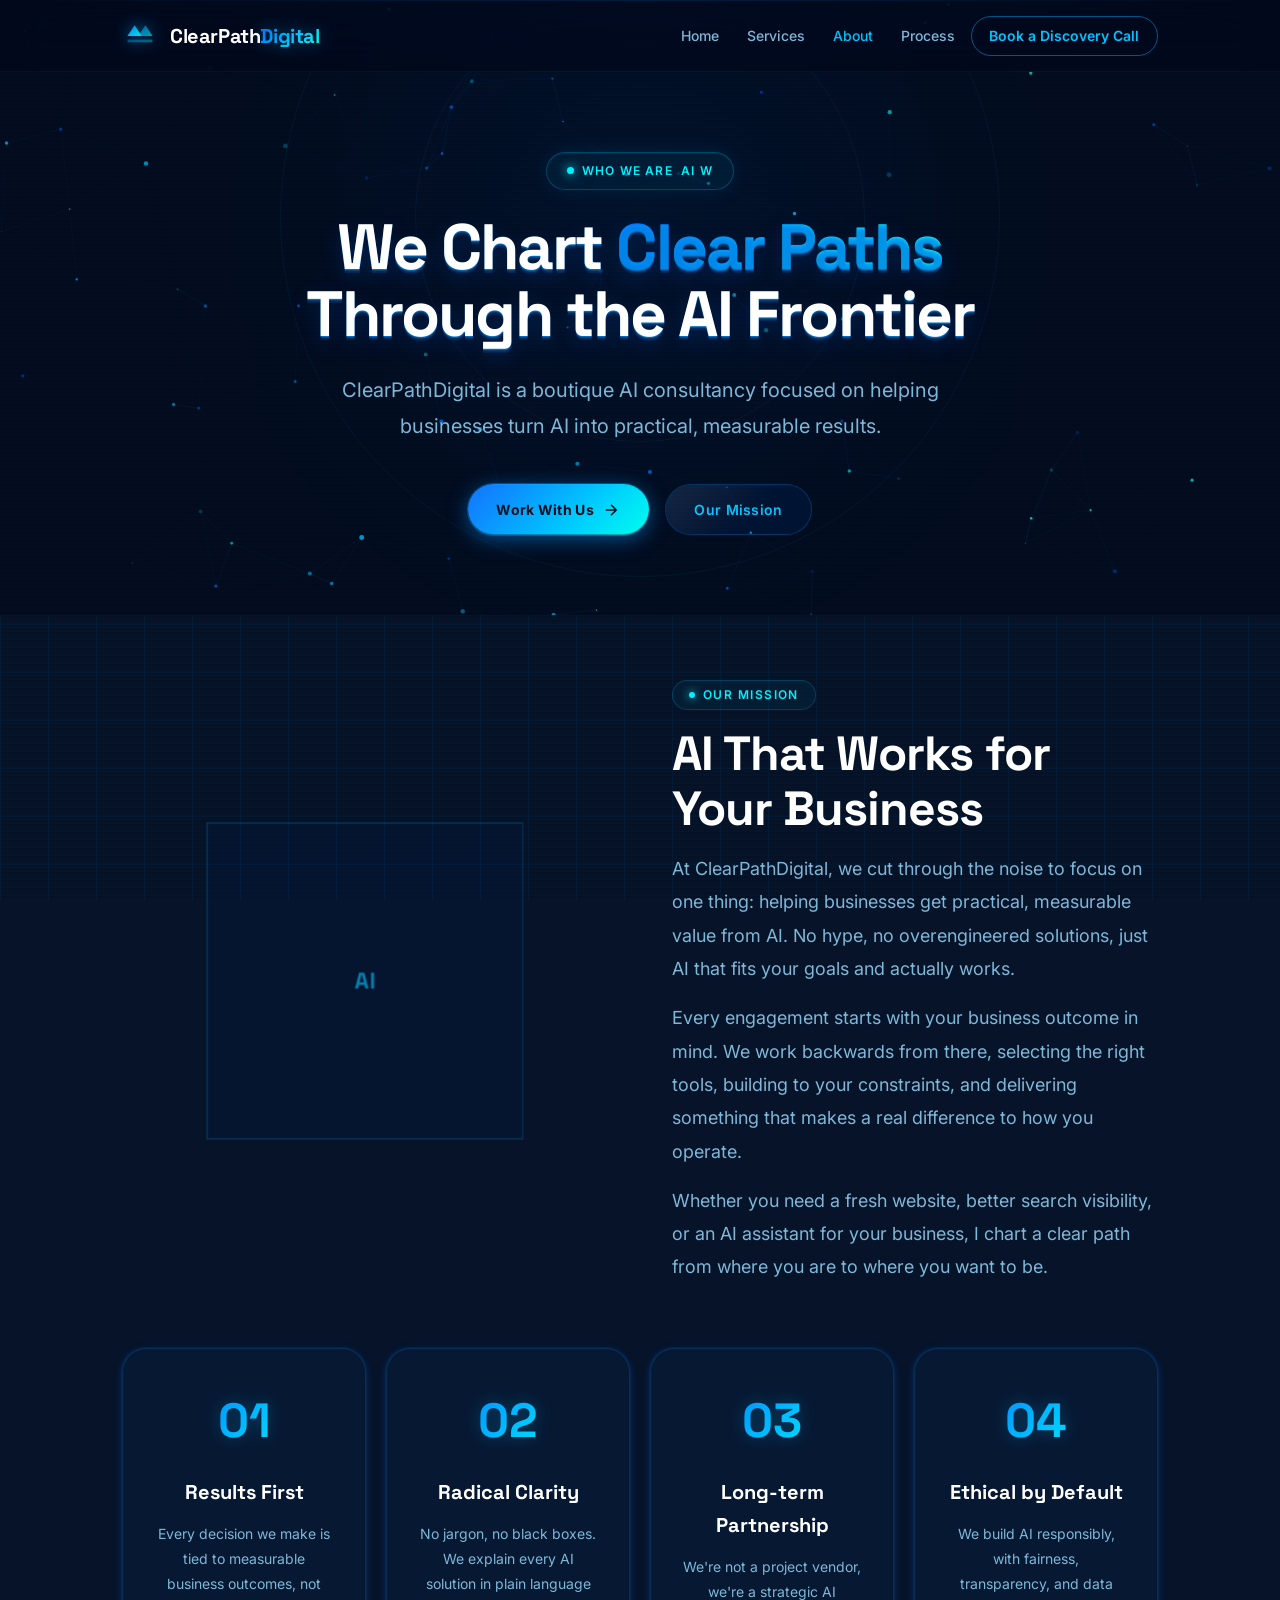
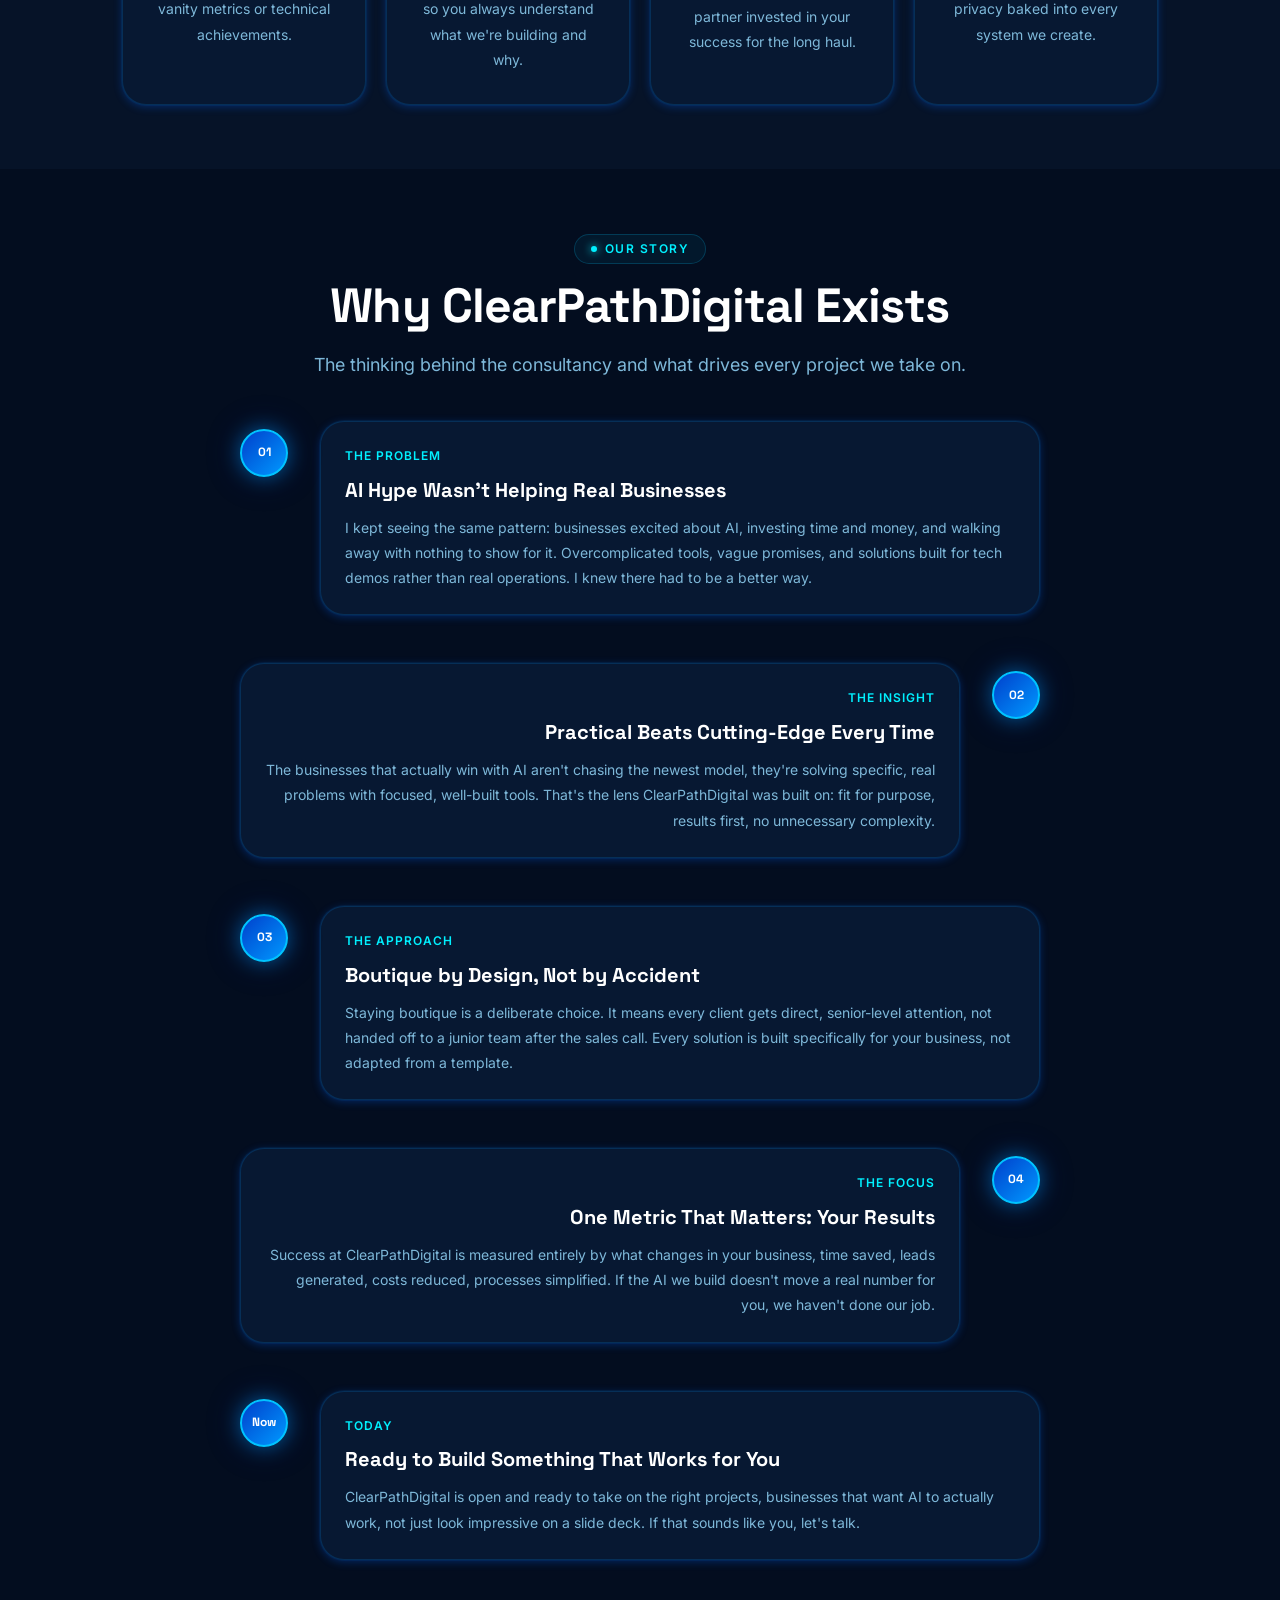
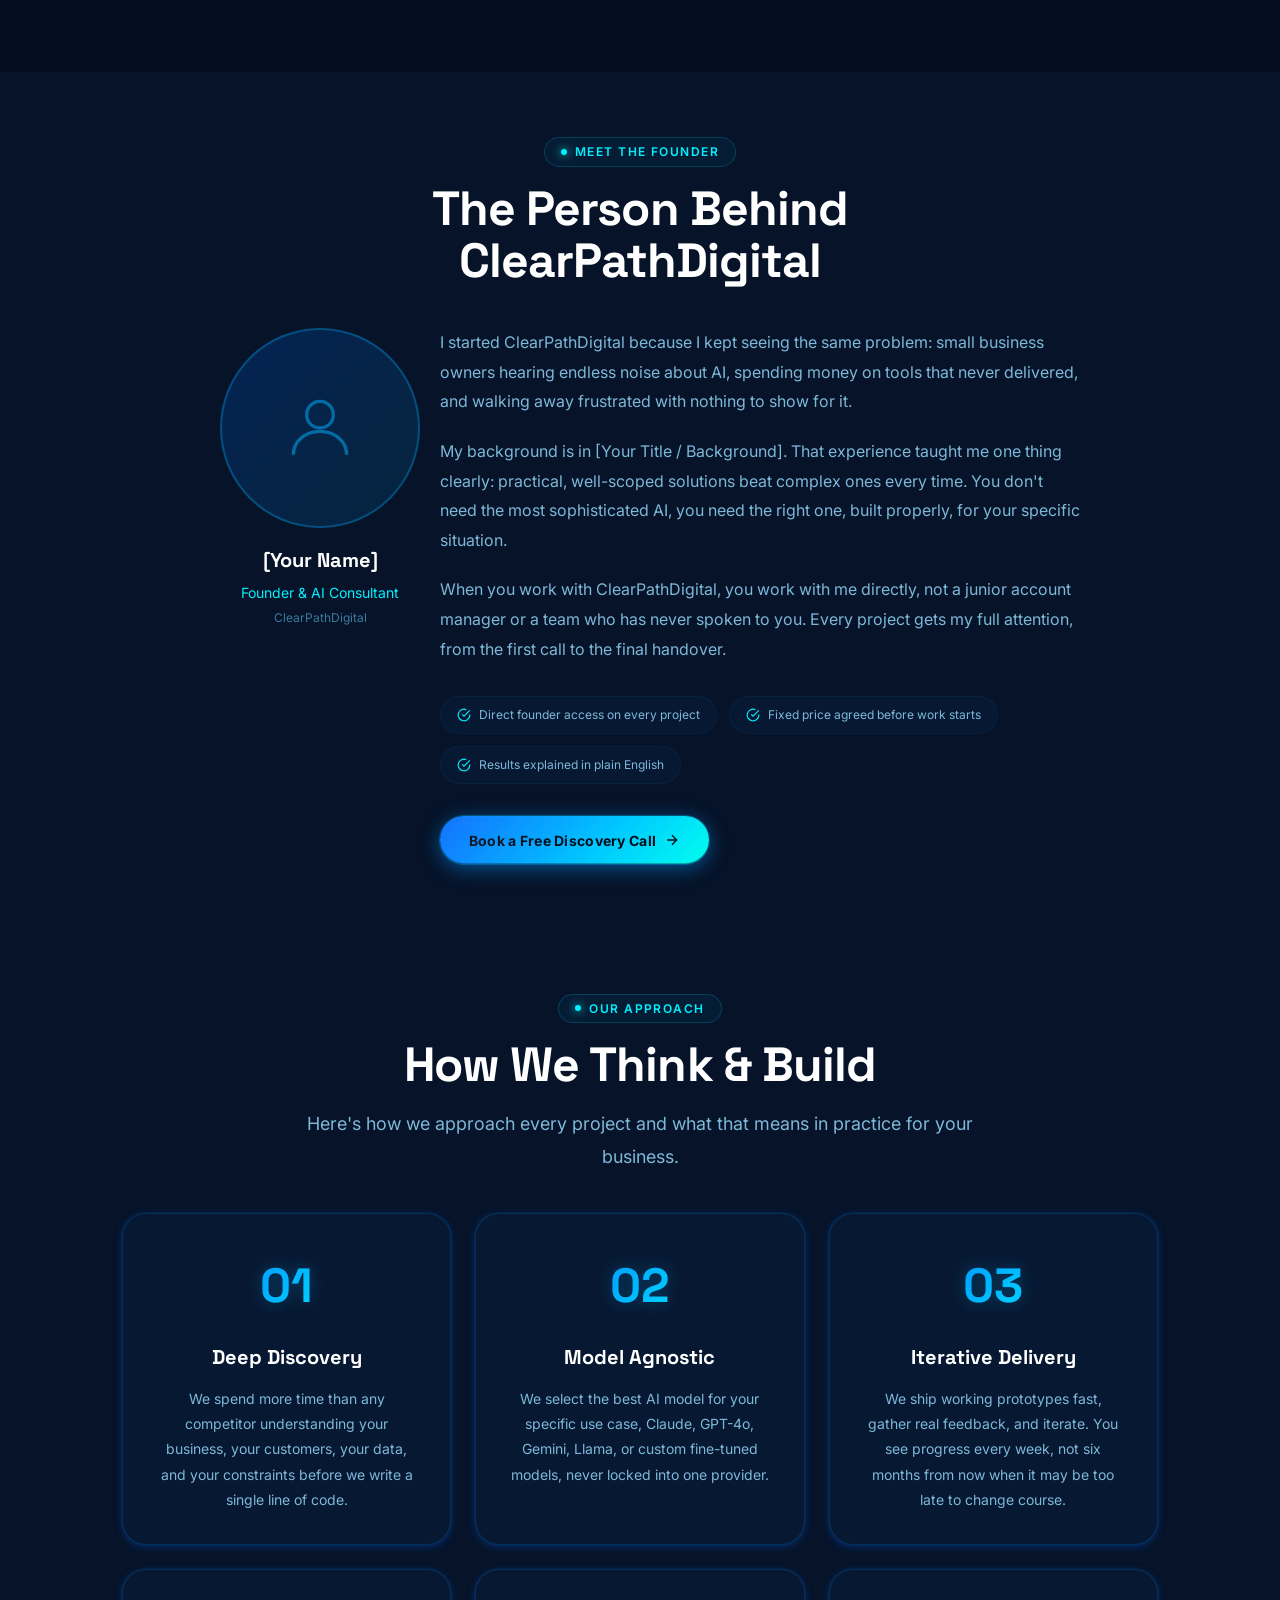
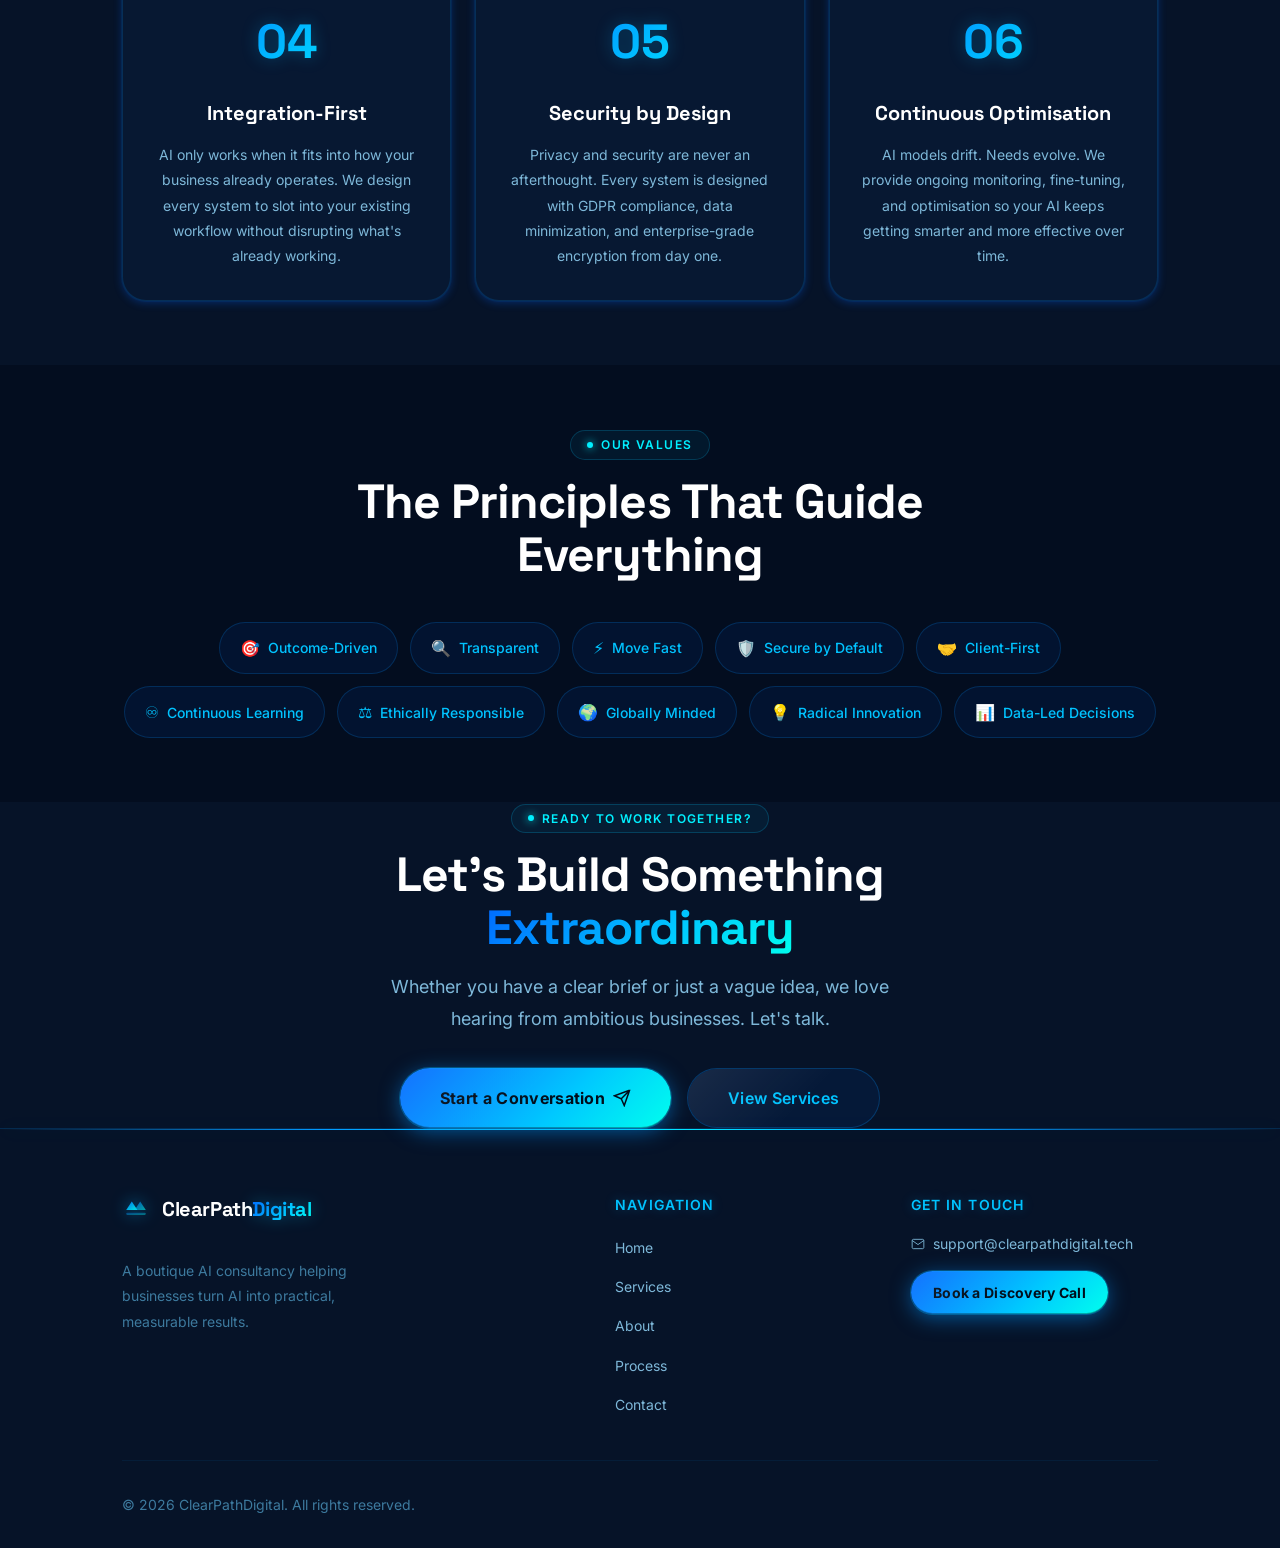
<file: about.html>
<!DOCTYPE html>
<html lang="en">
<head>
  <meta charset="UTF-8" />
  <meta name="viewport" content="width=device-width, initial-scale=1.0" />
  <title>About Us – ClearPathDigital | Mission, Story & Approach</title>
  <meta name="description" content="Learn about ClearPathDigital, a boutique AI consultancy focused on helping businesses turn AI into practical, measurable results. Our story, mission, and approach." />
  <meta name="keywords" content="ClearPathDigital about, AI company mission, AI agency story, who we are, our approach to AI" />
  <meta name="author" content="ClearPathDigital" />
  <meta name="robots" content="index, follow" />
  <link rel="canonical" href="https://clearpathdigital.tech/about.html" />

  <meta property="og:type" content="website" />
  <meta property="og:url" content="https://clearpathdigital.tech/about.html" />
  <meta property="og:title" content="About ClearPathDigital – Mission, Story & Approach" />
  <meta property="og:description" content="Meet the founder behind ClearPathDigital and discover the mission, story, and values driving our AI-first approach." />
  <meta property="og:site_name" content="ClearPathDigital" />
  <meta name="twitter:card" content="summary_large_image" />
  <meta name="twitter:title" content="About ClearPathDigital – Mission, Story & Approach" />
  <meta name="theme-color" content="#030d1f" />
  <link rel="manifest" href="manifest.json" />
  <link rel="icon" type="image/svg+xml" href="assets/favicon.svg" />

  <link rel="preconnect" href="https://fonts.googleapis.com" />
  <link rel="preconnect" href="https://fonts.gstatic.com" crossorigin />
  <link href="https://fonts.googleapis.com/css2?family=Inter:wght@300;400;500;600;700;800;900&family=Space+Grotesk:wght@400;500;600;700&display=swap" rel="stylesheet" />
  <link rel="stylesheet" href="css/style.css" />

  <script type="application/ld+json">
  {
    "@context": "https://schema.org",
    "@graph": [
      {
        "@type": "AboutPage",
        "url": "https://clearpathdigital.digital/about.html",
        "name": "About ClearPathDigital, Boutique AI Consultancy for Small Businesses",
        "description": "Meet the founder behind ClearPathDigital and learn the mission, story, and values driving this boutique AI consultancy.",
        "publisher": {
          "@type": "Organization",
          "@id": "https://clearpathdigital.digital/#organization",
          "name": "ClearPathDigital",
          "url": "https://clearpathdigital.digital/",
          "email": "support@clearpathdigital.digital"
        }
      },
      {
        "@type": "Person",
        "@id": "https://clearpathdigital.digital/#founder",
        "name": "The Founder",
        "jobTitle": "Founder & AI Consultant",
        "worksFor": { "@id": "https://clearpathdigital.digital/#organization" },
        "url": "https://clearpathdigital.digital/about.html",
        "description": "Solo founder of ClearPathDigital, a boutique AI consultancy helping small businesses grow online through website revamps, SEO & AEO, and AI chatbot integration."
      }
    ]
  }
  </script>
</head>

<body>
  <!-- NAVBAR -->
  <header class="navbar" id="navbar" role="banner">
    <div class="container nav-container">
      <a href="index.html" class="logo" aria-label="ClearPathDigital – Home">
        <span class="logo-icon" aria-hidden="true">
          <svg width="36" height="36" viewBox="0 0 40 40" fill="none">
            <defs><linearGradient id="cpd-a" x1="0%" y1="0%" x2="100%" y2="100%"><stop offset="0%" stop-color="#0077ff"/><stop offset="50%" stop-color="#00c3ff"/><stop offset="100%" stop-color="#00ffee"/></linearGradient></defs>
            <path d="M6 20 L14 8 L22 20 L14 20" fill="url(#cpd-a)" opacity="0.9"/>
            <path d="M18 20 L26 8 L34 20 L26 20" fill="url(#cpd-a)" opacity="0.6"/>
            <rect x="6" y="24" width="28" height="3" rx="1.5" fill="url(#cpd-a)" opacity="0.4"/>
          </svg>
        </span>
        <span class="logo-text">ClearPath<span class="logo-accent">Digital</span></span>
      </a>
      <nav class="nav-links" role="navigation" aria-label="Main navigation">
        <a href="index.html" class="nav-link">Home</a>
        <a href="index.html#services" class="nav-link">Services</a>
        <a href="about.html" class="nav-link active">About</a>
        <a href="process.html" class="nav-link">Process</a>
        <a href="contact.html" class="nav-link nav-cta nav-cta-outline">Book a Discovery Call</a>
      </nav>
      <button class="hamburger" id="hamburger" aria-label="Toggle menu" aria-expanded="false"><span></span><span></span><span></span></button>
    </div>
    <div class="mobile-menu" id="mobile-menu">
      <a href="index.html" class="mobile-link">Home</a>
      <a href="index.html#services" class="mobile-link">Services</a>
      <a href="about.html" class="mobile-link">About</a>
      <a href="process.html" class="mobile-link">Process</a>
      <a href="contact.html" class="mobile-link mobile-cta">Book a Discovery Call</a>
    </div>
  </header>

  <main>

    <!-- PAGE HERO -->
    <section class="page-hero" aria-label="About hero">
      <canvas id="particles-canvas" aria-hidden="true" style="position:absolute;inset:0;width:100%;height:100%;pointer-events:none;"></canvas>
      <div class="hero-orb" aria-hidden="true"></div>
      <div class="container" style="position:relative;z-index:1;">
        <div class="hero-badge"><span class="badge-dot"></span>Who We Are</div>
        <h1 class="hero-headline" style="font-size:clamp(2.25rem,6vw,4rem);">
          We Chart <span class="gradient-text">Clear Paths</span><br/>Through the AI Frontier
        </h1>
        <p class="hero-sub">
          ClearPathDigital is a boutique AI consultancy focused on helping businesses turn AI into practical, measurable results.
        </p>
        <div style="display:flex;gap:var(--sp-4);justify-content:center;flex-wrap:wrap;margin-top:var(--sp-8);">
          <a href="contact.html" class="btn btn-primary">Work With Us <svg width="18" height="18" viewBox="0 0 24 24" fill="none" stroke="currentColor" stroke-width="2"><path d="M5 12h14M12 5l7 7-7 7"/></svg></a>
          <a href="#mission" class="btn btn-secondary">Our Mission</a>
        </div>
      </div>
    </section>

    <!-- MISSION -->
    <section id="mission" aria-labelledby="mission-heading" style="background:var(--clr-bg-2);">
      <div class="container">
        <div class="mission-grid">
          <!-- 3D Rotating Cube Visual -->
          <div class="mission-visual" aria-hidden="true">
            <div class="mission-cube" role="img" aria-label="Decorative 3D cube representing AI services">
              <div class="cube-face front">AI</div>
              <div class="cube-face back">CPD</div>
              <div class="cube-face right">WEB</div>
              <div class="cube-face left">BOT</div>
              <div class="cube-face top">AGT</div>
              <div class="cube-face bottom">VID</div>
            </div>
          </div>

          <div class="mission-content">
            <span class="section-tag">Our Mission</span>
            <h2 id="mission-heading">AI That Works for Your Business</h2>
            <p>
              At ClearPathDigital, we cut through the noise to focus on one thing: helping businesses get practical, measurable value from AI. No hype, no overengineered solutions, just AI that fits your goals and actually works.
            </p>
            <p>
              Every engagement starts with your business outcome in mind. We work backwards from there, selecting the right tools, building to your constraints, and delivering something that makes a real difference to how you operate.
            </p>
            <p>
              Whether you need a fresh website, better search visibility, or an AI assistant for your business, I chart a clear path from where you are to where you want to be.
            </p>
          </div>
        </div>

        <!-- Mission Pillars -->
        <div style="display:grid; grid-template-columns:repeat(auto-fill, minmax(min(220px,100%),1fr)); gap:var(--sp-5); margin-top:var(--sp-16);" role="list">
          <div class="approach-card reveal" role="listitem">
            <div class="approach-num">01</div>
            <h3>Results First</h3>
            <p>Every decision we make is tied to measurable business outcomes, not vanity metrics or technical achievements.</p>
          </div>
          <div class="approach-card reveal" role="listitem">
            <div class="approach-num">02</div>
            <h3>Radical Clarity</h3>
            <p>No jargon, no black boxes. We explain every AI solution in plain language so you always understand what we're building and why.</p>
          </div>
          <div class="approach-card reveal" role="listitem">
            <div class="approach-num">03</div>
            <h3>Long-term Partnership</h3>
            <p>We're not a project vendor, we're a strategic AI partner invested in your success for the long haul.</p>
          </div>
          <div class="approach-card reveal" role="listitem">
            <div class="approach-num">04</div>
            <h3>Ethical by Default</h3>
            <p>We build AI responsibly, with fairness, transparency, and data privacy baked into every system we create.</p>
          </div>
        </div>
      </div>
    </section>

    <!-- OUR STORY -->
    <section id="story" aria-labelledby="story-heading" style="background:var(--clr-bg);">
      <div class="container">
        <div class="section-header">
          <span class="section-tag">Our Story</span>
          <h2 id="story-heading" class="section-title">Why ClearPathDigital Exists</h2>
          <p class="section-desc">The thinking behind the consultancy and what drives every project we take on.</p>
        </div>

        <div class="timeline" role="list">

          <div class="timeline-item reveal" role="listitem">
            <div class="timeline-dot" aria-hidden="true">01</div>
            <div class="timeline-content">
              <div class="timeline-year">The Problem</div>
              <h3>AI Hype Wasn't Helping Real Businesses</h3>
              <p>I kept seeing the same pattern: businesses excited about AI, investing time and money, and walking away with nothing to show for it. Overcomplicated tools, vague promises, and solutions built for tech demos rather than real operations. I knew there had to be a better way.</p>
            </div>
          </div>

          <div class="timeline-item reveal" role="listitem">
            <div class="timeline-dot" aria-hidden="true">02</div>
            <div class="timeline-content">
              <div class="timeline-year">The Insight</div>
              <h3>Practical Beats Cutting-Edge Every Time</h3>
              <p>The businesses that actually win with AI aren't chasing the newest model, they're solving specific, real problems with focused, well-built tools. That's the lens ClearPathDigital was built on: fit for purpose, results first, no unnecessary complexity.</p>
            </div>
          </div>

          <div class="timeline-item reveal" role="listitem">
            <div class="timeline-dot" aria-hidden="true">03</div>
            <div class="timeline-content">
              <div class="timeline-year">The Approach</div>
              <h3>Boutique by Design, Not by Accident</h3>
              <p>Staying boutique is a deliberate choice. It means every client gets direct, senior-level attention, not handed off to a junior team after the sales call. Every solution is built specifically for your business, not adapted from a template.</p>
            </div>
          </div>

          <div class="timeline-item reveal" role="listitem">
            <div class="timeline-dot" aria-hidden="true">04</div>
            <div class="timeline-content">
              <div class="timeline-year">The Focus</div>
              <h3>One Metric That Matters: Your Results</h3>
              <p>Success at ClearPathDigital is measured entirely by what changes in your business, time saved, leads generated, costs reduced, processes simplified. If the AI we build doesn't move a real number for you, we haven't done our job.</p>
            </div>
          </div>

          <div class="timeline-item reveal" role="listitem">
            <div class="timeline-dot" aria-hidden="true">Now</div>
            <div class="timeline-content">
              <div class="timeline-year">Today</div>
              <h3>Ready to Build Something That Works for You</h3>
              <p>ClearPathDigital is open and ready to take on the right projects, businesses that want AI to actually work, not just look impressive on a slide deck. If that sounds like you, let's talk.</p>
            </div>
          </div>

        </div>
      </div>
    </section>

    <!-- FOUNDER PROFILE -->
    <!-- TODO: Replace [Your Name] and [Your Title / Background] with your real details -->
    <section id="founder" aria-labelledby="founder-heading" style="background:var(--clr-bg-2);">
      <div class="container">
        <div class="section-header">
          <span class="section-tag">Meet the Founder</span>
          <h2 id="founder-heading" class="section-title">The Person Behind ClearPathDigital</h2>
        </div>
        <div style="display:grid;grid-template-columns:240px 1fr;gap:var(--sp-14);align-items:start;max-width:880px;margin:0 auto;" class="founder-grid">

          <!-- Avatar / Photo -->
          <div style="display:flex;flex-direction:column;align-items:center;gap:var(--sp-4);">
            <div style="width:200px;height:200px;border-radius:50%;background:linear-gradient(135deg,rgba(0,100,255,0.2),rgba(0,195,255,0.1));border:2px solid rgba(0,180,255,0.3);display:flex;align-items:center;justify-content:center;flex-shrink:0;" aria-label="Founder photo placeholder">
              <svg width="80" height="80" viewBox="0 0 24 24" fill="none" stroke="rgba(0,180,255,0.5)" stroke-width="1"><circle cx="12" cy="8" r="4"/><path d="M4 20c0-4 3.6-7 8-7s8 3 8 7"/></svg>
            </div>
            <div style="text-align:center;">
              <!-- Replace [Your Name] below -->
              <div style="font-family:var(--font-display);font-size:var(--fs-lg);font-weight:var(--fw-bold);color:var(--clr-white);">[Your Name]</div>
              <div style="font-size:var(--fs-sm);color:var(--clr-cyan);margin-top:var(--sp-1);">Founder &amp; AI Consultant</div>
              <div style="font-size:var(--fs-xs);color:var(--clr-text-3);margin-top:var(--sp-1);">ClearPathDigital</div>
            </div>
          </div>

          <!-- Bio -->
          <div>
            <p style="font-size:var(--fs-base);color:var(--clr-text-2);line-height:1.85;margin-bottom:var(--sp-5);">
              I started ClearPathDigital because I kept seeing the same problem: small business owners hearing endless noise about AI, spending money on tools that never delivered, and walking away frustrated with nothing to show for it.
            </p>
            <p style="font-size:var(--fs-base);color:var(--clr-text-2);line-height:1.85;margin-bottom:var(--sp-5);">
              My background is in <!-- Replace with your background --> [Your Title / Background]. That experience taught me one thing clearly: practical, well-scoped solutions beat complex ones every time. You don't need the most sophisticated AI, you need the right one, built properly, for your specific situation.
            </p>
            <p style="font-size:var(--fs-base);color:var(--clr-text-2);line-height:1.85;margin-bottom:var(--sp-8);">
              When you work with ClearPathDigital, you work with me directly, not a junior account manager or a team who has never spoken to you. Every project gets my full attention, from the first call to the final handover.
            </p>

            <!-- Trust markers -->
            <div style="display:flex;flex-wrap:wrap;gap:var(--sp-3);">
              <span style="display:inline-flex;align-items:center;gap:var(--sp-2);background:var(--clr-surface);border:1px solid var(--clr-border-2);border-radius:var(--r-full);padding:var(--sp-2) var(--sp-4);font-size:var(--fs-xs);color:var(--clr-text-2);">
                <svg width="14" height="14" viewBox="0 0 24 24" fill="none" stroke="var(--clr-cyan)" stroke-width="2"><path d="M22 11.08V12a10 10 0 1 1-5.93-9.14"/><polyline points="22 4 12 14.01 9 11.01"/></svg>
                Direct founder access on every project
              </span>
              <span style="display:inline-flex;align-items:center;gap:var(--sp-2);background:var(--clr-surface);border:1px solid var(--clr-border-2);border-radius:var(--r-full);padding:var(--sp-2) var(--sp-4);font-size:var(--fs-xs);color:var(--clr-text-2);">
                <svg width="14" height="14" viewBox="0 0 24 24" fill="none" stroke="var(--clr-cyan)" stroke-width="2"><path d="M22 11.08V12a10 10 0 1 1-5.93-9.14"/><polyline points="22 4 12 14.01 9 11.01"/></svg>
                Fixed price agreed before work starts
              </span>
              <span style="display:inline-flex;align-items:center;gap:var(--sp-2);background:var(--clr-surface);border:1px solid var(--clr-border-2);border-radius:var(--r-full);padding:var(--sp-2) var(--sp-4);font-size:var(--fs-xs);color:var(--clr-text-2);">
                <svg width="14" height="14" viewBox="0 0 24 24" fill="none" stroke="var(--clr-cyan)" stroke-width="2"><path d="M22 11.08V12a10 10 0 1 1-5.93-9.14"/><polyline points="22 4 12 14.01 9 11.01"/></svg>
                Results explained in plain English
              </span>
            </div>

            <div style="margin-top:var(--sp-8);">
              <a href="contact.html" class="btn btn-primary">Book a Free Discovery Call
                <svg width="16" height="16" viewBox="0 0 24 24" fill="none" stroke="currentColor" stroke-width="2"><path d="M5 12h14M12 5l7 7-7 7"/></svg>
              </a>
            </div>
          </div>
        </div>
      </div>
    </section>

    <!-- OUR APPROACH -->
    <section id="approach" aria-labelledby="approach-heading" style="background:var(--clr-bg-2);">
      <div class="container">
        <div class="section-header">
          <span class="section-tag">Our Approach</span>
          <h2 id="approach-heading" class="section-title">How We Think & Build</h2>
          <p class="section-desc">Here's how we approach every project and what that means in practice for your business.</p>
        </div>

        <div class="approach-grid">
          <div class="approach-card reveal">
            <div class="approach-num">01</div>
            <h3>Deep Discovery</h3>
            <p>We spend more time than any competitor understanding your business, your customers, your data, and your constraints before we write a single line of code.</p>
          </div>
          <div class="approach-card reveal">
            <div class="approach-num">02</div>
            <h3>Model Agnostic</h3>
            <p>We select the best AI model for your specific use case, Claude, GPT-4o, Gemini, Llama, or custom fine-tuned models, never locked into one provider.</p>
          </div>
          <div class="approach-card reveal">
            <div class="approach-num">03</div>
            <h3>Iterative Delivery</h3>
            <p>We ship working prototypes fast, gather real feedback, and iterate. You see progress every week, not six months from now when it may be too late to change course.</p>
          </div>
          <div class="approach-card reveal">
            <div class="approach-num">04</div>
            <h3>Integration-First</h3>
            <p>AI only works when it fits into how your business already operates. We design every system to slot into your existing workflow without disrupting what's already working.</p>
          </div>
          <div class="approach-card reveal">
            <div class="approach-num">05</div>
            <h3>Security by Design</h3>
            <p>Privacy and security are never an afterthought. Every system is designed with GDPR compliance, data minimization, and enterprise-grade encryption from day one.</p>
          </div>
          <div class="approach-card reveal">
            <div class="approach-num">06</div>
            <h3>Continuous Optimisation</h3>
            <p>AI models drift. Needs evolve. We provide ongoing monitoring, fine-tuning, and optimisation so your AI keeps getting smarter and more effective over time.</p>
          </div>
        </div>
      </div>
    </section>

    <!-- VALUES -->
    <section aria-labelledby="values-heading" style="background:var(--clr-bg);">
      <div class="container">
        <div class="section-header">
          <span class="section-tag">Our Values</span>
          <h2 id="values-heading" class="section-title">The Principles That Guide Everything</h2>
        </div>
        <div class="values-grid reveal">
          <div class="value-badge"><span>🎯</span> Outcome-Driven</div>
          <div class="value-badge"><span>🔍</span> Transparent</div>
          <div class="value-badge"><span>⚡</span> Move Fast</div>
          <div class="value-badge"><span>🛡️</span> Secure by Default</div>
          <div class="value-badge"><span>🤝</span> Client-First</div>
          <div class="value-badge"><span>♾️</span> Continuous Learning</div>
          <div class="value-badge"><span>⚖️</span> Ethically Responsible</div>
          <div class="value-badge"><span>🌍</span> Globally Minded</div>
          <div class="value-badge"><span>💡</span> Radical Innovation</div>
          <div class="value-badge"><span>📊</span> Data-Led Decisions</div>
        </div>
      </div>
    </section>

    <!-- CTA -->
    <section style="background:var(--clr-bg-2); padding-block:var(--sp-14);" aria-label="About page call to action">
      <div class="container" style="text-align:center;">
        <span class="section-tag">Ready to Work Together?</span>
        <h2 class="section-title" style="max-width:600px; margin-inline:auto; margin-bottom:var(--sp-4);">
          Let's Build Something <span class="gradient-text">Extraordinary</span>
        </h2>
        <p class="section-desc" style="max-width:500px; margin-inline:auto; margin-bottom:var(--sp-8);">
          Whether you have a clear brief or just a vague idea, we love hearing from ambitious businesses. Let's talk.
        </p>
        <div style="display:flex;gap:var(--sp-4);justify-content:center;flex-wrap:wrap;">
          <a href="contact.html" class="btn btn-primary" style="font-size:var(--fs-base); padding:1rem 2.5rem;">
            Start a Conversation
            <svg width="18" height="18" viewBox="0 0 24 24" fill="none" stroke="currentColor" stroke-width="2"><path d="M22 2L11 13M22 2L15 22l-4-9-9-4 19-7z"/></svg>
          </a>
          <a href="index.html#services" class="btn btn-secondary" style="font-size:var(--fs-base); padding:1rem 2.5rem;">View Services</a>
        </div>
      </div>
    </section>

  </main>

  <!-- FOOTER -->
  <footer class="footer" role="contentinfo">
    <div class="container">
      <div class="footer-light-grid">

        <!-- Brand -->
        <div>
          <a href="index.html" class="logo" style="margin-bottom:var(--sp-4);display:inline-flex;">
            <span class="logo-icon"><svg width="28" height="28" viewBox="0 0 40 40" fill="none"><defs><linearGradient id="cpd-fa" x1="0%" y1="0%" x2="100%" y2="100%"><stop offset="0%" stop-color="#0077ff"/><stop offset="100%" stop-color="#00ffee"/></linearGradient></defs><path d="M6 20 L14 8 L22 20 L14 20" fill="url(#cpd-fa)" opacity="0.9"/><path d="M18 20 L26 8 L34 20 L26 20" fill="url(#cpd-fa)" opacity="0.6"/><rect x="6" y="24" width="28" height="3" rx="1.5" fill="url(#cpd-fa)" opacity="0.4"/></svg></span>
            <span class="logo-text">ClearPath<span class="logo-accent">Digital</span></span>
          </a>
          <p class="footer-tagline">A boutique AI consultancy helping businesses turn AI into practical, measurable results.</p>
        </div>

        <!-- Navigation -->
        <nav aria-label="Footer navigation">
          <h3 class="footer-heading">NAVIGATION</h3>
          <ul style="list-style:none;padding:0;margin:0;display:flex;flex-direction:column;gap:var(--sp-2);">
            <li><a href="index.html" class="footer-link">Home</a></li>
            <li><a href="index.html#services" class="footer-link">Services</a></li>
            <li><a href="about.html" class="footer-link">About</a></li>
            <li><a href="process.html" class="footer-link">Process</a></li>
            <li><a href="contact.html" class="footer-link">Contact</a></li>
          </ul>
        </nav>

        <!-- Get in Touch -->
        <div>
          <h3 class="footer-heading">GET IN TOUCH</h3>
          <a href="mailto:support@clearpathdigital.tech" style="display:flex;align-items:center;gap:var(--sp-2);color:var(--clr-text-2);font-size:var(--fs-sm);margin-bottom:var(--sp-4);transition:color var(--dur-fast);" onmouseover="this.style.color='var(--clr-blue-bright)'" onmouseout="this.style.color='var(--clr-text-2)'">
            <svg width="14" height="14" viewBox="0 0 24 24" fill="none" stroke="currentColor" stroke-width="1.5"><path d="M4 4h16c1.1 0 2 .9 2 2v12c0 1.1-.9 2-2 2H4c-1.1 0-2-.9-2-2V6c0-1.1.9-2 2-2z"/><polyline points="22,6 12,13 2,6"/></svg>
            support@clearpathdigital.tech
          </a>
          <a href="contact.html" class="btn btn-primary" style="font-size:var(--fs-sm);padding:0.6rem 1.4rem;">Book a Discovery Call</a>
        </div>

      </div>
      <div class="footer-bottom">
        <p>&copy; <span id="current-year"></span> ClearPathDigital. All rights reserved.</p>
        
      </div>
    </div>
  </footer>

  <button class="back-to-top" id="back-to-top" aria-label="Back to top">
    <svg width="20" height="20" viewBox="0 0 24 24" fill="none" stroke="currentColor" stroke-width="2"><path d="M18 15l-6-6-6 6"/></svg>
  </button>

  <script src="js/main.js" defer></script>
  <script src="//code.tidio.co/2qh3d02vigbgudg4cw5vve6lf5jschsr.js" async></script>
</body>
</html>
</file>
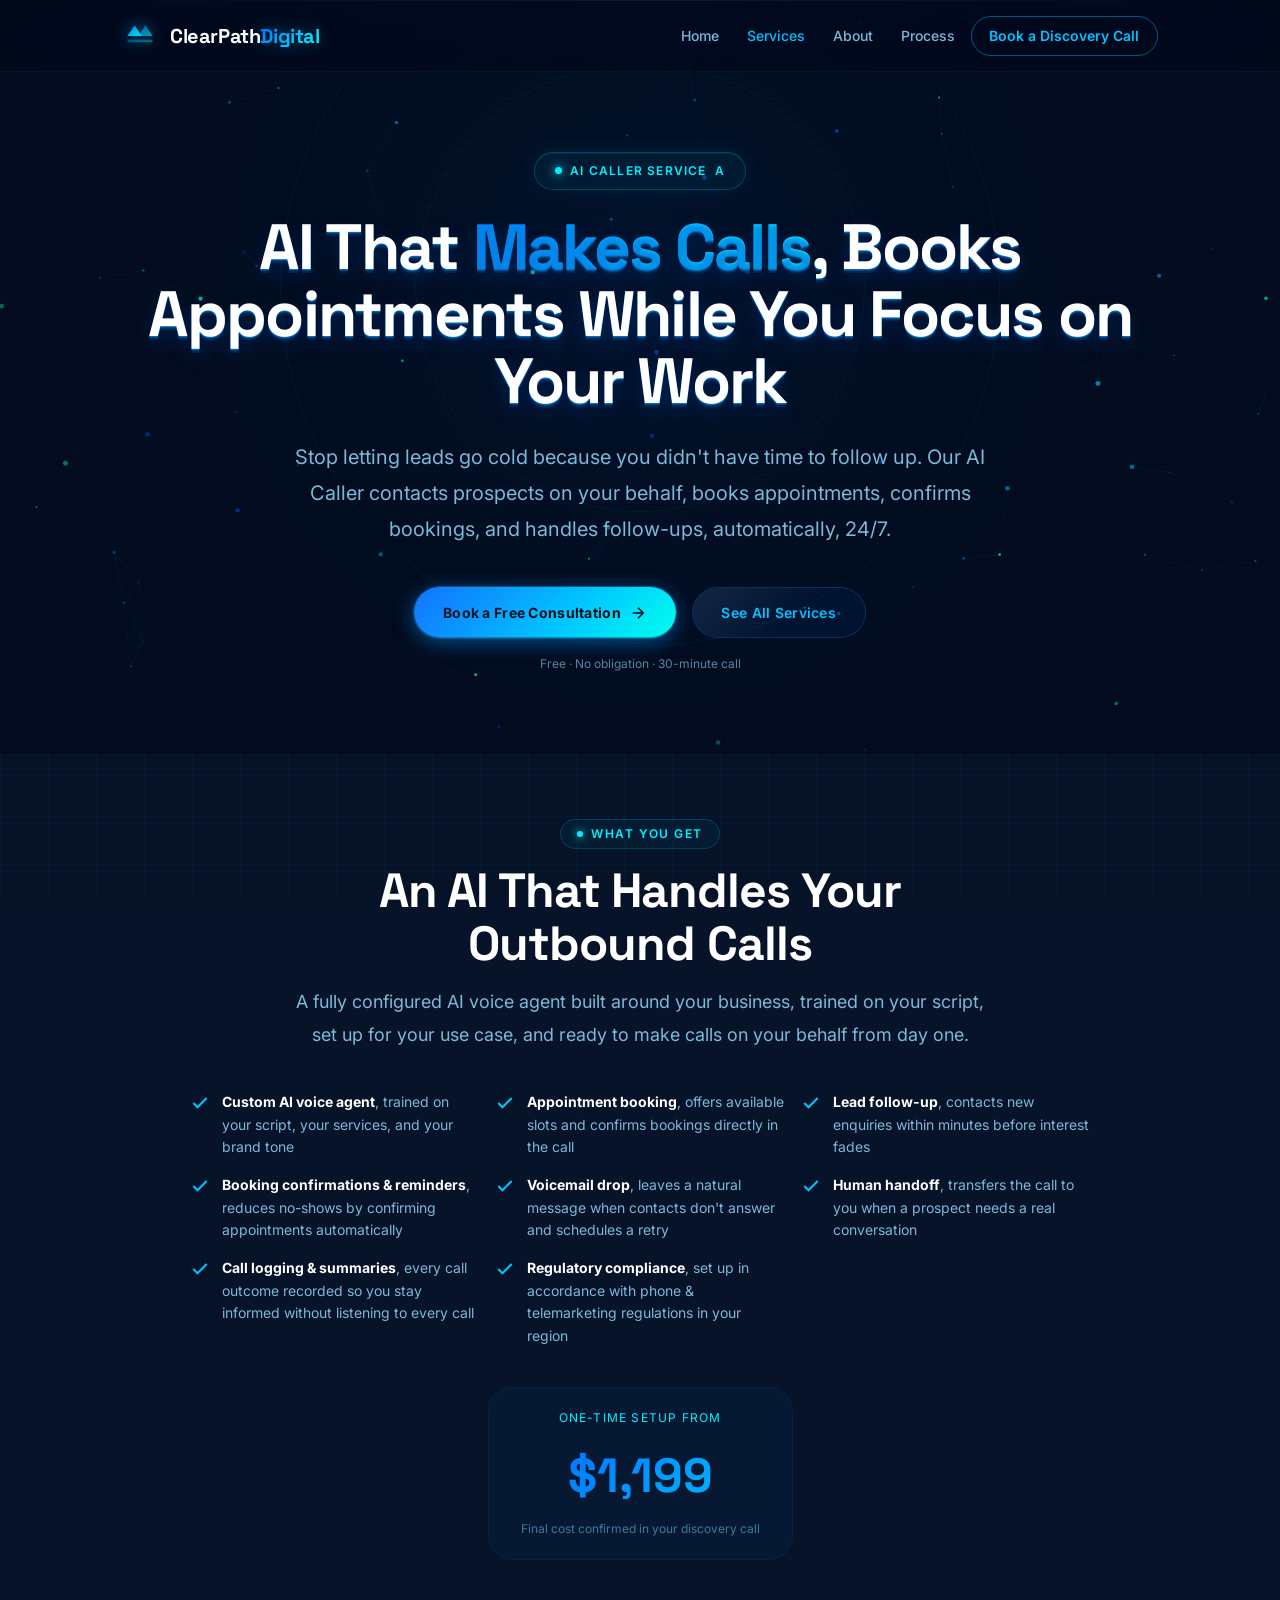
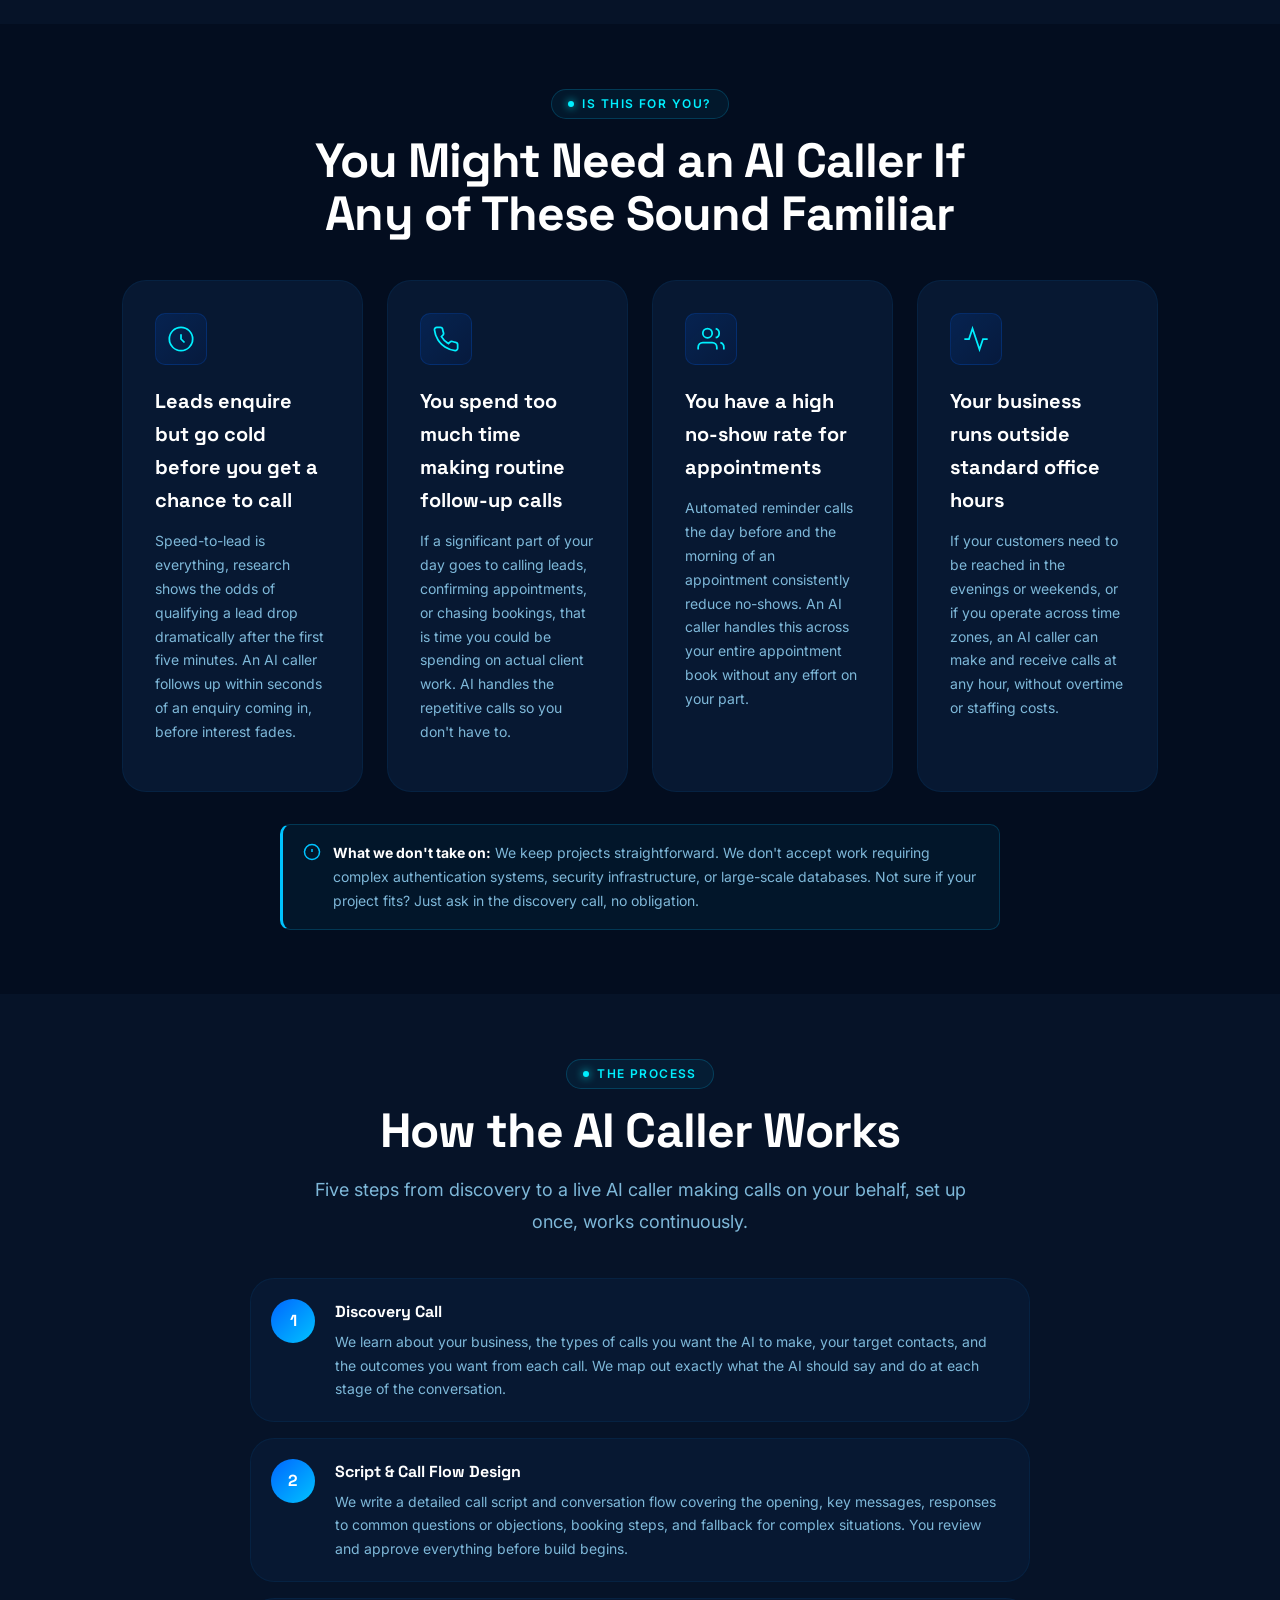
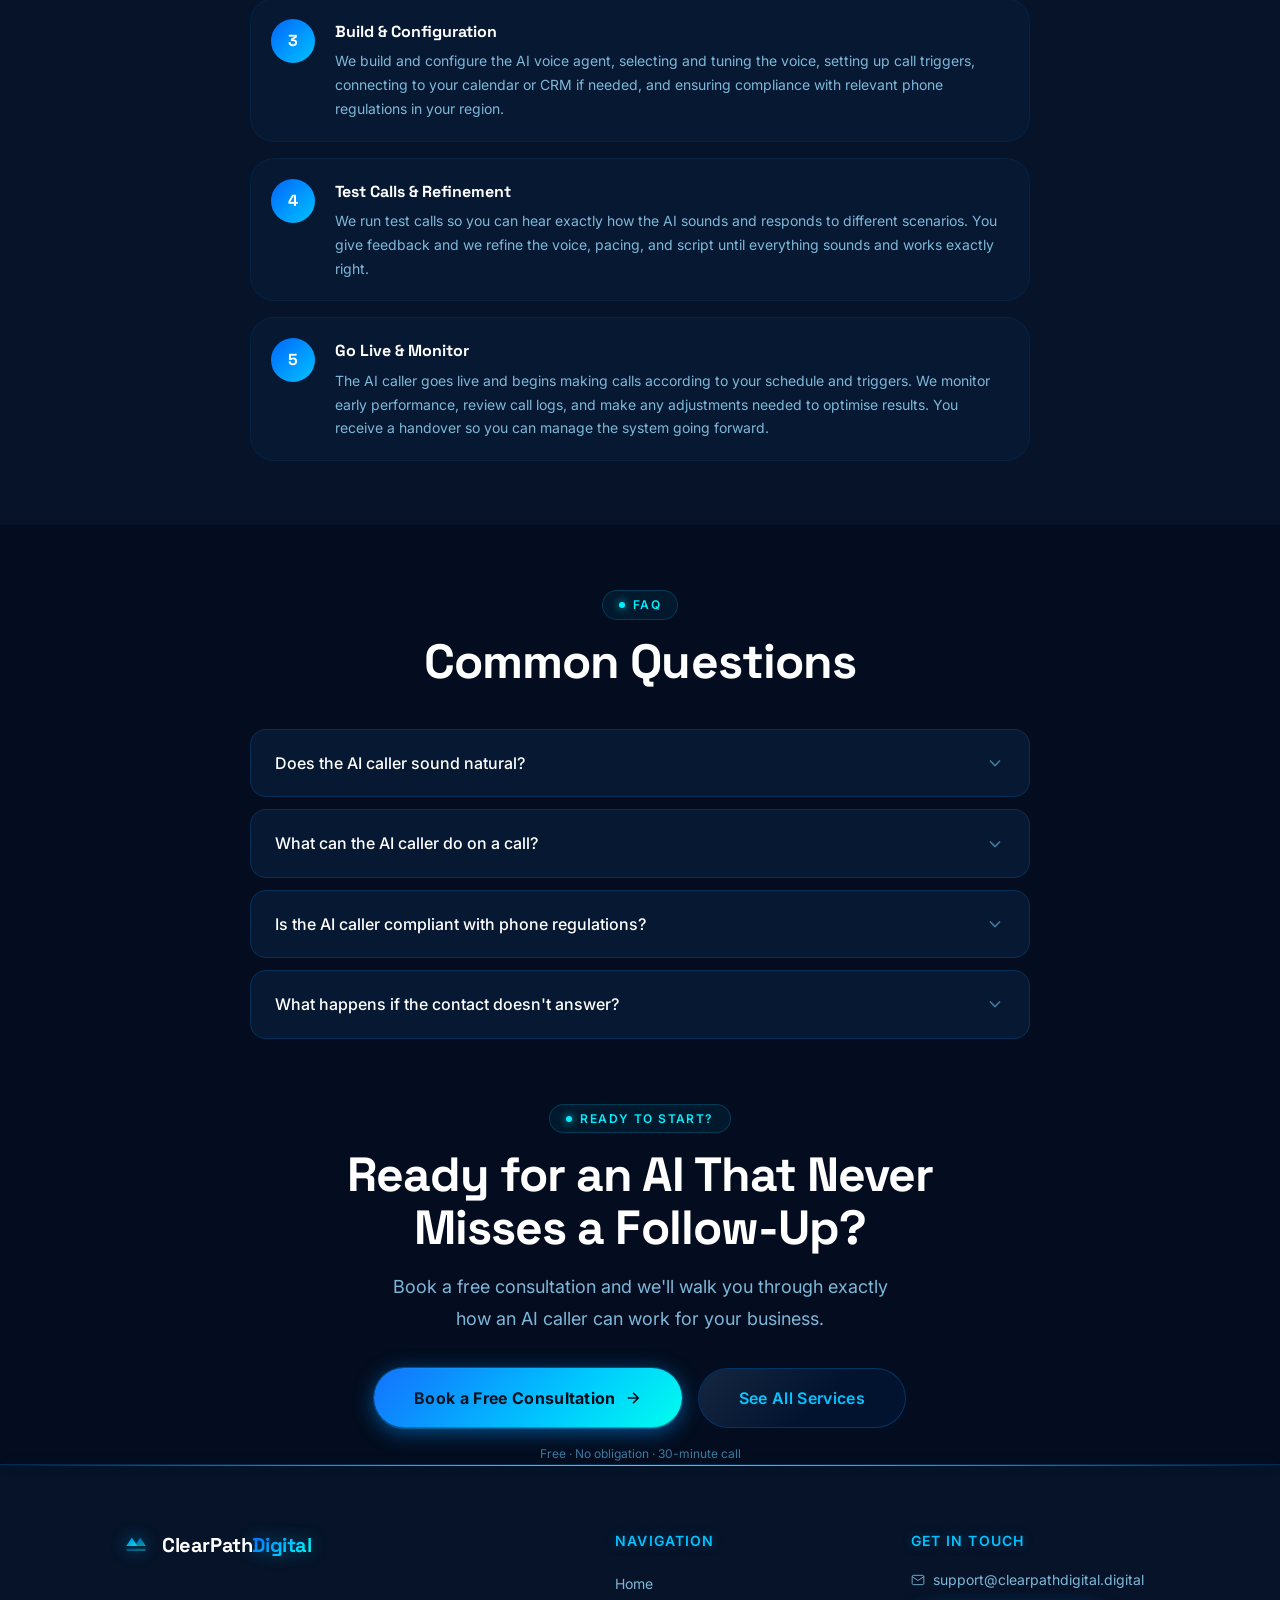
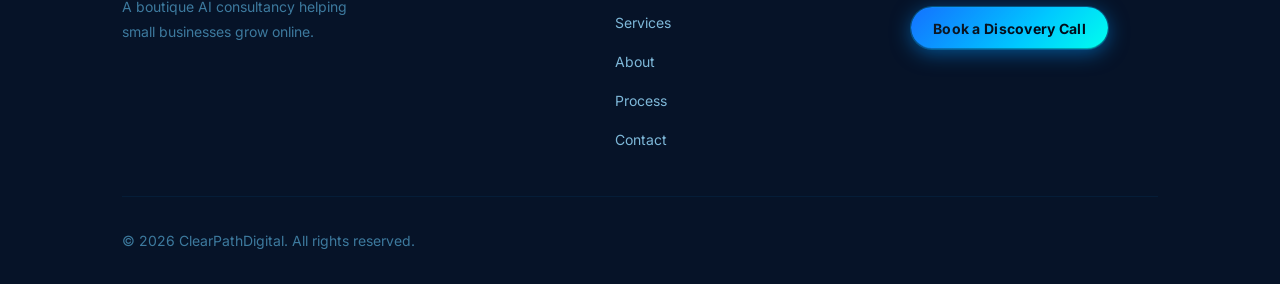
<file: ai-caller.html>
<!DOCTYPE html>
<html lang="en">
<head>
  <meta charset="UTF-8" />
  <meta name="viewport" content="width=device-width, initial-scale=1.0" />
  <title>AI Caller, Automated Appointment Booking by Phone, ClearPathDigital</title>
  <meta name="description" content="Let AI make calls on your behalf, following up with leads, booking appointments, and confirming bookings automatically. ClearPathDigital's AI Caller service for small businesses." />
  <meta name="keywords" content="AI caller, AI phone calls, automated appointment booking, AI lead follow-up, voice AI, ClearPathDigital" />
  <meta name="author" content="ClearPathDigital" />
  <meta name="robots" content="index, follow" />
  <link rel="canonical" href="https://clearpathdigital.digital/ai-caller.html" />
  <meta property="og:type" content="website" />
  <meta property="og:url" content="https://clearpathdigital.digital/ai-caller.html" />
  <meta property="og:title" content="AI Caller, Automated Appointment Booking, ClearPathDigital" />
  <meta property="og:description" content="AI makes outbound calls on your behalf to book appointments, follow up with leads, and confirm bookings, automatically and 24/7." />
  <meta property="og:site_name" content="ClearPathDigital" />
  <meta name="twitter:card" content="summary_large_image" />
  <meta name="twitter:title" content="AI Caller, ClearPathDigital" />
  <meta name="theme-color" content="#030d1f" />
  <link rel="manifest" href="manifest.json" />
  <link rel="icon" type="image/svg+xml" href="assets/favicon.svg" />
  <link rel="preconnect" href="https://fonts.googleapis.com" />
  <link rel="preconnect" href="https://fonts.gstatic.com" crossorigin />
  <link href="https://fonts.googleapis.com/css2?family=Inter:wght@300;400;500;600;700;800;900&family=Space+Grotesk:wght@400;500;600;700&display=swap" rel="stylesheet" />
  <link rel="stylesheet" href="css/style.css" />

  <script type="application/ld+json">
  {
    "@context": "https://schema.org",
    "@graph": [
      {
        "@type": "Service",
        "@id": "https://clearpathdigital.digital/ai-caller.html#service",
        "name": "AI Caller",
        "provider": { "@type": "Organization", "name": "ClearPathDigital", "url": "https://clearpathdigital.digital/" },
        "description": "An AI voice agent that makes outbound calls on behalf of your business, booking appointments, following up with leads, and confirming bookings automatically.",
        "url": "https://clearpathdigital.digital/ai-caller.html",
        "areaServed": "Worldwide",
        "offers": { "@type": "Offer", "priceCurrency": "USD", "priceSpecification": { "@type": "PriceSpecification", "minPrice": "999", "description": "Starting from $999" } }
      },
      {
        "@type": "FAQPage",
        "mainEntity": [
          { "@type": "Question", "name": "Does the AI caller sound natural?", "acceptedAnswer": { "@type": "Answer", "text": "Yes. Modern AI voice agents use natural-sounding speech with appropriate pacing and tone. The voice is customised for your business and trained on your script so it sounds professional and on-brand rather than robotic." } },
          { "@type": "Question", "name": "What can the AI caller do on a call?", "acceptedAnswer": { "@type": "Answer", "text": "The AI caller can introduce your business, follow up on enquiries, ask qualifying questions, offer available appointment slots, confirm bookings, handle simple objections, and transfer to a human if needed. The exact script and flow is designed around your specific use case." } },
          { "@type": "Question", "name": "Is the AI caller compliant with phone regulations?", "acceptedAnswer": { "@type": "Answer", "text": "Yes. We ensure the AI caller is set up in compliance with applicable telemarketing and robocall regulations in your region. The caller can identify itself as an AI assistant to maintain transparency with your customers." } },
          { "@type": "Question", "name": "What happens if the contact doesn't answer?", "acceptedAnswer": { "@type": "Answer", "text": "If the call is not answered, the AI can leave a natural-sounding voicemail and automatically schedule a follow-up attempt. All call outcomes are logged so you have a clear record of every interaction." } }
        ]
      }
    ]
  }
  </script>
</head>

<body>
  <!-- NAVBAR -->
  <header class="navbar" id="navbar" role="banner">
    <div class="container nav-container">
      <a href="index.html" class="logo" aria-label="ClearPathDigital – Home">
        <span class="logo-icon" aria-hidden="true">
          <svg width="36" height="36" viewBox="0 0 40 40" fill="none">
            <defs><linearGradient id="cpd-acl" x1="0%" y1="0%" x2="100%" y2="100%"><stop offset="0%" stop-color="#0077ff"/><stop offset="50%" stop-color="#00c3ff"/><stop offset="100%" stop-color="#00ffee"/></linearGradient></defs>
            <path d="M6 20 L14 8 L22 20 L14 20" fill="url(#cpd-acl)" opacity="0.9"/>
            <path d="M18 20 L26 8 L34 20 L26 20" fill="url(#cpd-acl)" opacity="0.6"/>
            <rect x="6" y="24" width="28" height="3" rx="1.5" fill="url(#cpd-acl)" opacity="0.4"/>
          </svg>
        </span>
        <span class="logo-text">ClearPath<span class="logo-accent">Digital</span></span>
      </a>
      <nav class="nav-links" role="navigation" aria-label="Main navigation">
        <a href="index.html" class="nav-link">Home</a>
        <a href="index.html#services" class="nav-link active">Services</a>
        <a href="about.html" class="nav-link">About</a>
        <a href="process.html" class="nav-link">Process</a>
        <a href="contact.html" class="nav-link nav-cta nav-cta-outline">Book a Discovery Call</a>
      </nav>
      <button class="hamburger" id="hamburger" aria-label="Toggle menu" aria-expanded="false"><span></span><span></span><span></span></button>
    </div>
    <div class="mobile-menu" id="mobile-menu">
      <a href="index.html" class="mobile-link">Home</a>
      <a href="index.html#services" class="mobile-link">Services</a>
      <a href="about.html" class="mobile-link">About</a>
      <a href="process.html" class="mobile-link">Process</a>
      <a href="contact.html" class="mobile-link mobile-cta">Book a Discovery Call</a>
    </div>
  </header>

  <main>

    <!-- HERO -->
    <section class="page-hero" aria-label="AI Caller hero">
      <canvas id="particles-canvas" aria-hidden="true" style="position:absolute;inset:0;width:100%;height:100%;pointer-events:none;"></canvas>
      <div class="hero-orb" aria-hidden="true"></div>
      <div class="container" style="position:relative;z-index:1;">
        <div class="hero-badge"><span class="badge-dot"></span>AI Caller Service</div>
        <h1 class="hero-headline" style="font-size:clamp(2.25rem,6vw,4rem);">
          AI That <span class="gradient-text">Makes Calls</span>, Books Appointments While You Focus on Your Work
        </h1>
        <p class="hero-sub">
          Stop letting leads go cold because you didn't have time to follow up. Our AI Caller contacts prospects on your behalf, books appointments, confirms bookings, and handles follow-ups, automatically, 24/7.
        </p>
        <div style="display:flex;gap:var(--sp-4);justify-content:center;flex-wrap:wrap;margin-top:var(--sp-8);">
          <a href="contact.html" class="btn btn-primary">Book a Free Consultation <svg width="18" height="18" viewBox="0 0 24 24" fill="none" stroke="currentColor" stroke-width="2"><path d="M5 12h14M12 5l7 7-7 7"/></svg></a>
          <a href="index.html#services" class="btn btn-secondary">See All Services</a>
        </div>
        <p style="text-align:center;font-size:var(--fs-xs);color:var(--clr-text-2);opacity:.7;margin-top:var(--sp-4);">Free &middot; No obligation &middot; 30-minute call</p>
      </div>
    </section>

    <!-- WHAT'S INCLUDED -->
    <section aria-labelledby="caller-included-heading" style="background:var(--clr-bg-2);padding-block:var(--sp-16);">
      <div class="container">
        <div class="section-header">
          <span class="section-tag">What You Get</span>
          <h2 id="caller-included-heading" class="section-title">An AI That Handles Your Outbound Calls</h2>
          <p class="section-desc">A fully configured AI voice agent built around your business, trained on your script, set up for your use case, and ready to make calls on your behalf from day one.</p>
        </div>
        <div style="display:grid;grid-template-columns:repeat(auto-fit,minmax(280px,1fr));gap:var(--sp-4);max-width:900px;margin:0 auto;" role="list">
          <div style="display:flex;gap:var(--sp-3);align-items:flex-start;" role="listitem"><svg width="20" height="20" viewBox="0 0 24 24" fill="none" stroke="#00c3ff" stroke-width="2.5" style="flex-shrink:0;margin-top:2px;"><polyline points="20 6 9 17 4 12"/></svg><span style="font-size:var(--fs-sm);color:var(--clr-text-2);line-height:1.6;"><strong style="color:var(--clr-white);">Custom AI voice agent</strong>, trained on your script, your services, and your brand tone</span></div>
          <div style="display:flex;gap:var(--sp-3);align-items:flex-start;" role="listitem"><svg width="20" height="20" viewBox="0 0 24 24" fill="none" stroke="#00c3ff" stroke-width="2.5" style="flex-shrink:0;margin-top:2px;"><polyline points="20 6 9 17 4 12"/></svg><span style="font-size:var(--fs-sm);color:var(--clr-text-2);line-height:1.6;"><strong style="color:var(--clr-white);">Appointment booking</strong>, offers available slots and confirms bookings directly in the call</span></div>
          <div style="display:flex;gap:var(--sp-3);align-items:flex-start;" role="listitem"><svg width="20" height="20" viewBox="0 0 24 24" fill="none" stroke="#00c3ff" stroke-width="2.5" style="flex-shrink:0;margin-top:2px;"><polyline points="20 6 9 17 4 12"/></svg><span style="font-size:var(--fs-sm);color:var(--clr-text-2);line-height:1.6;"><strong style="color:var(--clr-white);">Lead follow-up</strong>, contacts new enquiries within minutes before interest fades</span></div>
          <div style="display:flex;gap:var(--sp-3);align-items:flex-start;" role="listitem"><svg width="20" height="20" viewBox="0 0 24 24" fill="none" stroke="#00c3ff" stroke-width="2.5" style="flex-shrink:0;margin-top:2px;"><polyline points="20 6 9 17 4 12"/></svg><span style="font-size:var(--fs-sm);color:var(--clr-text-2);line-height:1.6;"><strong style="color:var(--clr-white);">Booking confirmations &amp; reminders</strong>, reduces no-shows by confirming appointments automatically</span></div>
          <div style="display:flex;gap:var(--sp-3);align-items:flex-start;" role="listitem"><svg width="20" height="20" viewBox="0 0 24 24" fill="none" stroke="#00c3ff" stroke-width="2.5" style="flex-shrink:0;margin-top:2px;"><polyline points="20 6 9 17 4 12"/></svg><span style="font-size:var(--fs-sm);color:var(--clr-text-2);line-height:1.6;"><strong style="color:var(--clr-white);">Voicemail drop</strong>, leaves a natural message when contacts don't answer and schedules a retry</span></div>
          <div style="display:flex;gap:var(--sp-3);align-items:flex-start;" role="listitem"><svg width="20" height="20" viewBox="0 0 24 24" fill="none" stroke="#00c3ff" stroke-width="2.5" style="flex-shrink:0;margin-top:2px;"><polyline points="20 6 9 17 4 12"/></svg><span style="font-size:var(--fs-sm);color:var(--clr-text-2);line-height:1.6;"><strong style="color:var(--clr-white);">Human handoff</strong>, transfers the call to you when a prospect needs a real conversation</span></div>
          <div style="display:flex;gap:var(--sp-3);align-items:flex-start;" role="listitem"><svg width="20" height="20" viewBox="0 0 24 24" fill="none" stroke="#00c3ff" stroke-width="2.5" style="flex-shrink:0;margin-top:2px;"><polyline points="20 6 9 17 4 12"/></svg><span style="font-size:var(--fs-sm);color:var(--clr-text-2);line-height:1.6;"><strong style="color:var(--clr-white);">Call logging &amp; summaries</strong>, every call outcome recorded so you stay informed without listening to every call</span></div>
          <div style="display:flex;gap:var(--sp-3);align-items:flex-start;" role="listitem"><svg width="20" height="20" viewBox="0 0 24 24" fill="none" stroke="#00c3ff" stroke-width="2.5" style="flex-shrink:0;margin-top:2px;"><polyline points="20 6 9 17 4 12"/></svg><span style="font-size:var(--fs-sm);color:var(--clr-text-2);line-height:1.6;"><strong style="color:var(--clr-white);">Regulatory compliance</strong>, set up in accordance with phone &amp; telemarketing regulations in your region</span></div>
        </div>
        <div style="text-align:center;margin-top:var(--sp-10);">
          <div style="display:inline-block;background:var(--clr-surface);border:1px solid var(--clr-border-2);border-radius:var(--r-xl);padding:var(--sp-5) var(--sp-8);">
            <div style="font-size:var(--fs-xs);text-transform:uppercase;letter-spacing:0.1em;color:var(--clr-cyan);margin-bottom:var(--sp-2);">One-time setup from</div>
            <div style="font-family:var(--font-display);font-size:clamp(2rem,5vw,3rem);font-weight:800;background:linear-gradient(135deg,#0066ff,#00c3ff);-webkit-background-clip:text;-webkit-text-fill-color:transparent;background-clip:text;">$1,199</div>
            <div style="font-size:var(--fs-xs);color:var(--clr-text-3);margin-top:var(--sp-1);">Final cost confirmed in your discovery call</div>
          </div>
        </div>
      </div>
    </section>

    <!-- IS THIS RIGHT FOR YOU -->
    <section aria-labelledby="caller-who-heading" style="background:var(--clr-bg);padding-block:var(--sp-16);">
      <div class="container">
        <div class="section-header">
          <span class="section-tag">Is This For You?</span>
          <h2 id="caller-who-heading" class="section-title">You Might Need an AI Caller If Any of These Sound Familiar</h2>
        </div>
        <div class="who-grid" role="list">
          <article class="who-card reveal" role="listitem">
            <div class="who-icon"><svg width="28" height="28" viewBox="0 0 24 24" fill="none" stroke="currentColor" stroke-width="1.5"><circle cx="12" cy="12" r="10"/><path d="M12 8v4l3 3"/></svg></div>
            <h3 class="who-title">Leads enquire but go cold before you get a chance to call</h3>
            <p class="who-desc">Speed-to-lead is everything, research shows the odds of qualifying a lead drop dramatically after the first five minutes. An AI caller follows up within seconds of an enquiry coming in, before interest fades.</p>
          </article>
          <article class="who-card reveal" role="listitem">
            <div class="who-icon"><svg width="28" height="28" viewBox="0 0 24 24" fill="none" stroke="currentColor" stroke-width="1.5"><path d="M22 16.92v3a2 2 0 0 1-2.18 2 19.79 19.79 0 0 1-8.63-3.07 19.5 19.5 0 0 1-6-6 19.79 19.79 0 0 1-3.07-8.67A2 2 0 0 1 4.11 2h3a2 2 0 0 1 2 1.72c.127.96.361 1.903.7 2.81a2 2 0 0 1-.45 2.11L8.09 9.91a16 16 0 0 0 6 6l1.27-1.27a2 2 0 0 1 2.11-.45c.907.339 1.85.573 2.81.7A2 2 0 0 1 22 16.92z"/></svg></div>
            <h3 class="who-title">You spend too much time making routine follow-up calls</h3>
            <p class="who-desc">If a significant part of your day goes to calling leads, confirming appointments, or chasing bookings, that is time you could be spending on actual client work. AI handles the repetitive calls so you don't have to.</p>
          </article>
          <article class="who-card reveal" role="listitem">
            <div class="who-icon"><svg width="28" height="28" viewBox="0 0 24 24" fill="none" stroke="currentColor" stroke-width="1.5"><path d="M17 21v-2a4 4 0 0 0-4-4H5a4 4 0 0 0-4 4v2"/><circle cx="9" cy="7" r="4"/><path d="M23 21v-2a4 4 0 0 0-3-3.87"/><path d="M16 3.13a4 4 0 0 1 0 7.75"/></svg></div>
            <h3 class="who-title">You have a high no-show rate for appointments</h3>
            <p class="who-desc">Automated reminder calls the day before and the morning of an appointment consistently reduce no-shows. An AI caller handles this across your entire appointment book without any effort on your part.</p>
          </article>
          <article class="who-card reveal" role="listitem">
            <div class="who-icon"><svg width="28" height="28" viewBox="0 0 24 24" fill="none" stroke="currentColor" stroke-width="1.5"><polyline points="22 12 18 12 15 21 9 3 6 12 2 12"/></svg></div>
            <h3 class="who-title">Your business runs outside standard office hours</h3>
            <p class="who-desc">If your customers need to be reached in the evenings or weekends, or if you operate across time zones, an AI caller can make and receive calls at any hour, without overtime or staffing costs.</p>
          </article>
        </div>
        <div style="max-width:720px;margin:var(--sp-8) auto 0;padding:var(--sp-4) var(--sp-5);background:rgba(0,195,255,0.05);border:1px solid rgba(0,195,255,0.2);border-left:3px solid #00c3ff;border-radius:var(--r-md);display:flex;gap:var(--sp-3);align-items:flex-start;">
          <svg width="18" height="18" viewBox="0 0 24 24" fill="none" stroke="#00c3ff" stroke-width="2" style="flex-shrink:0;margin-top:2px;"><circle cx="12" cy="12" r="10"/><line x1="12" y1="8" x2="12" y2="12"/><line x1="12" y1="16" x2="12.01" y2="16"/></svg>
          <p style="font-size:var(--fs-sm);color:var(--clr-text-2);line-height:1.7;margin:0;"><strong style="color:var(--clr-white);">What we don't take on:</strong> We keep projects straightforward. We don't accept work requiring complex authentication systems, security infrastructure, or large-scale databases. Not sure if your project fits? Just ask in the discovery call, no obligation.</p>
        </div>
      </div>
    </section>

    <!-- HOW IT WORKS -->
    <section aria-labelledby="caller-process-heading" style="background:var(--clr-bg-2);padding-block:var(--sp-16);">
      <div class="container">
        <div class="section-header">
          <span class="section-tag">The Process</span>
          <h2 id="caller-process-heading" class="section-title">How the AI Caller Works</h2>
          <p class="section-desc">Five steps from discovery to a live AI caller making calls on your behalf, set up once, works continuously.</p>
        </div>
        <div style="max-width:780px;margin:0 auto;display:flex;flex-direction:column;gap:var(--sp-4);" role="list">
          <div style="display:flex;gap:var(--sp-5);align-items:flex-start;padding:var(--sp-5);background:var(--clr-surface);border:1px solid var(--clr-border-2);border-radius:var(--r-xl);" role="listitem">
            <div style="width:44px;height:44px;border-radius:50%;background:linear-gradient(135deg,#0066ff,#00c3ff);display:flex;align-items:center;justify-content:center;flex-shrink:0;font-family:var(--font-display);font-size:var(--fs-base);font-weight:800;color:#fff;">1</div>
            <div><div style="font-family:var(--font-display);font-size:var(--fs-base);font-weight:700;color:var(--clr-white);margin-bottom:var(--sp-1);">Discovery Call</div><p style="font-size:var(--fs-sm);color:var(--clr-text-2);line-height:1.7;margin:0;">We learn about your business, the types of calls you want the AI to make, your target contacts, and the outcomes you want from each call. We map out exactly what the AI should say and do at each stage of the conversation.</p></div>
          </div>
          <div style="display:flex;gap:var(--sp-5);align-items:flex-start;padding:var(--sp-5);background:var(--clr-surface);border:1px solid var(--clr-border-2);border-radius:var(--r-xl);" role="listitem">
            <div style="width:44px;height:44px;border-radius:50%;background:linear-gradient(135deg,#0066ff,#00c3ff);display:flex;align-items:center;justify-content:center;flex-shrink:0;font-family:var(--font-display);font-size:var(--fs-base);font-weight:800;color:#fff;">2</div>
            <div><div style="font-family:var(--font-display);font-size:var(--fs-base);font-weight:700;color:var(--clr-white);margin-bottom:var(--sp-1);">Script &amp; Call Flow Design</div><p style="font-size:var(--fs-sm);color:var(--clr-text-2);line-height:1.7;margin:0;">We write a detailed call script and conversation flow covering the opening, key messages, responses to common questions or objections, booking steps, and fallback for complex situations. You review and approve everything before build begins.</p></div>
          </div>
          <div style="display:flex;gap:var(--sp-5);align-items:flex-start;padding:var(--sp-5);background:var(--clr-surface);border:1px solid var(--clr-border-2);border-radius:var(--r-xl);" role="listitem">
            <div style="width:44px;height:44px;border-radius:50%;background:linear-gradient(135deg,#0066ff,#00c3ff);display:flex;align-items:center;justify-content:center;flex-shrink:0;font-family:var(--font-display);font-size:var(--fs-base);font-weight:800;color:#fff;">3</div>
            <div><div style="font-family:var(--font-display);font-size:var(--fs-base);font-weight:700;color:var(--clr-white);margin-bottom:var(--sp-1);">Build &amp; Configuration</div><p style="font-size:var(--fs-sm);color:var(--clr-text-2);line-height:1.7;margin:0;">We build and configure the AI voice agent, selecting and tuning the voice, setting up call triggers, connecting to your calendar or CRM if needed, and ensuring compliance with relevant phone regulations in your region.</p></div>
          </div>
          <div style="display:flex;gap:var(--sp-5);align-items:flex-start;padding:var(--sp-5);background:var(--clr-surface);border:1px solid var(--clr-border-2);border-radius:var(--r-xl);" role="listitem">
            <div style="width:44px;height:44px;border-radius:50%;background:linear-gradient(135deg,#0066ff,#00c3ff);display:flex;align-items:center;justify-content:center;flex-shrink:0;font-family:var(--font-display);font-size:var(--fs-base);font-weight:800;color:#fff;">4</div>
            <div><div style="font-family:var(--font-display);font-size:var(--fs-base);font-weight:700;color:var(--clr-white);margin-bottom:var(--sp-1);">Test Calls &amp; Refinement</div><p style="font-size:var(--fs-sm);color:var(--clr-text-2);line-height:1.7;margin:0;">We run test calls so you can hear exactly how the AI sounds and responds to different scenarios. You give feedback and we refine the voice, pacing, and script until everything sounds and works exactly right.</p></div>
          </div>
          <div style="display:flex;gap:var(--sp-5);align-items:flex-start;padding:var(--sp-5);background:var(--clr-surface);border:1px solid var(--clr-border-2);border-radius:var(--r-xl);" role="listitem">
            <div style="width:44px;height:44px;border-radius:50%;background:linear-gradient(135deg,#0066ff,#00c3ff);display:flex;align-items:center;justify-content:center;flex-shrink:0;font-family:var(--font-display);font-size:var(--fs-base);font-weight:800;color:#fff;">5</div>
            <div><div style="font-family:var(--font-display);font-size:var(--fs-base);font-weight:700;color:var(--clr-white);margin-bottom:var(--sp-1);">Go Live &amp; Monitor</div><p style="font-size:var(--fs-sm);color:var(--clr-text-2);line-height:1.7;margin:0;">The AI caller goes live and begins making calls according to your schedule and triggers. We monitor early performance, review call logs, and make any adjustments needed to optimise results. You receive a handover so you can manage the system going forward.</p></div>
          </div>
        </div>
      </div>
    </section>

    <!-- FAQ -->
    <section class="faq" aria-labelledby="caller-faq-heading" style="background:var(--clr-bg);">
      <div class="container">
        <div class="section-header">
          <span class="section-tag">FAQ</span>
          <h2 id="caller-faq-heading" class="section-title">Common Questions</h2>
        </div>
        <div class="faq-list" role="list">
          <div class="faq-item" role="listitem">
            <button class="faq-question" aria-expanded="false" aria-controls="faq-caller-a1">Does the AI caller sound natural?<span class="faq-icon"><svg width="20" height="20" viewBox="0 0 24 24" fill="none" stroke="currentColor" stroke-width="2"><path d="M6 9l6 6 6-6"/></svg></span></button>
            <div class="faq-answer" id="faq-caller-a1"><p>Yes. Modern AI voice agents use natural-sounding speech with appropriate pacing, tone variation, and pauses. The voice is selected and tuned specifically for your brand, and the script is written to sound conversational rather than scripted, so it comes across as professional and human, not robotic.</p></div>
          </div>
          <div class="faq-item" role="listitem">
            <button class="faq-question" aria-expanded="false" aria-controls="faq-caller-a2">What can the AI caller do on a call?<span class="faq-icon"><svg width="20" height="20" viewBox="0 0 24 24" fill="none" stroke="currentColor" stroke-width="2"><path d="M6 9l6 6 6-6"/></svg></span></button>
            <div class="faq-answer" id="faq-caller-a2"><p>The AI caller can introduce your business, follow up on enquiries, ask qualifying questions, offer available appointment slots, confirm and log bookings, handle common objections, leave voicemails, and transfer to a live human when needed. The exact capabilities are designed around your specific use case during setup.</p></div>
          </div>
          <div class="faq-item" role="listitem">
            <button class="faq-question" aria-expanded="false" aria-controls="faq-caller-a3">Is the AI caller compliant with phone regulations?<span class="faq-icon"><svg width="20" height="20" viewBox="0 0 24 24" fill="none" stroke="currentColor" stroke-width="2"><path d="M6 9l6 6 6-6"/></svg></span></button>
            <div class="faq-answer" id="faq-caller-a3"><p>Yes. We set up the AI caller in compliance with applicable telemarketing and automated call regulations in your region. The caller can identify itself as an AI assistant at the start of the call to maintain full transparency with your customers, and we discuss compliance requirements during the discovery call.</p></div>
          </div>
          <div class="faq-item" role="listitem">
            <button class="faq-question" aria-expanded="false" aria-controls="faq-caller-a4">What happens if the contact doesn't answer?<span class="faq-icon"><svg width="20" height="20" viewBox="0 0 24 24" fill="none" stroke="currentColor" stroke-width="2"><path d="M6 9l6 6 6-6"/></svg></span></button>
            <div class="faq-answer" id="faq-caller-a4"><p>If the call is not answered, the AI can leave a natural-sounding voicemail and automatically schedule a follow-up attempt at a later time. All call outcomes, answered, voicemail left, no answer, are logged so you have a complete record of every interaction without listening to each call individually.</p></div>
          </div>
        </div>
      </div>
    </section>

    <!-- CTA -->
    <section aria-label="Call to action" style="padding-block:var(--sp-14);">
      <div class="container" style="text-align:center;position:relative;z-index:1;">
        <span class="section-tag">Ready to Start?</span>
        <h2 class="section-title" style="max-width:600px;margin-inline:auto;margin-bottom:var(--sp-4);">Ready for an AI That Never Misses a Follow-Up?</h2>
        <p class="section-desc" style="max-width:520px;margin-inline:auto;margin-bottom:var(--sp-8);">Book a free consultation and we'll walk you through exactly how an AI caller can work for your business.</p>
        <div style="display:flex;gap:var(--sp-4);justify-content:center;flex-wrap:wrap;">
          <a href="contact.html" class="btn btn-primary" style="font-size:var(--fs-base);padding:1rem 2.5rem;">Book a Free Consultation <svg width="18" height="18" viewBox="0 0 24 24" fill="none" stroke="currentColor" stroke-width="2"><path d="M5 12h14M12 5l7 7-7 7"/></svg></a>
          <a href="index.html#services" class="btn btn-secondary" style="font-size:var(--fs-base);padding:1rem 2.5rem;">See All Services</a>
        </div>
        <p style="font-size:var(--fs-xs);color:var(--clr-text-3);margin-top:var(--sp-4);">Free &middot; No obligation &middot; 30-minute call</p>
      </div>
    </section>

  </main>

  <!-- FOOTER -->
  <footer class="footer" role="contentinfo">
    <div class="container">
      <div class="footer-light-grid">
        <div>
          <a href="index.html" class="logo" style="margin-bottom:var(--sp-4);display:inline-flex;">
            <span class="logo-icon"><svg width="28" height="28" viewBox="0 0 40 40" fill="none"><defs><linearGradient id="cpd-aclf" x1="0%" y1="0%" x2="100%" y2="100%"><stop offset="0%" stop-color="#0077ff"/><stop offset="100%" stop-color="#00ffee"/></linearGradient></defs><path d="M6 20 L14 8 L22 20 L14 20" fill="url(#cpd-aclf)" opacity="0.9"/><path d="M18 20 L26 8 L34 20 L26 20" fill="url(#cpd-aclf)" opacity="0.6"/><rect x="6" y="24" width="28" height="3" rx="1.5" fill="url(#cpd-aclf)" opacity="0.4"/></svg></span>
            <span class="logo-text">ClearPath<span class="logo-accent">Digital</span></span>
          </a>
          <p class="footer-tagline">A boutique AI consultancy helping small businesses grow online.</p>
        </div>
        <nav aria-label="Footer navigation">
          <h3 class="footer-heading">NAVIGATION</h3>
          <ul style="list-style:none;padding:0;margin:0;display:flex;flex-direction:column;gap:var(--sp-2);">
            <li><a href="index.html" class="footer-link">Home</a></li>
            <li><a href="index.html#services" class="footer-link">Services</a></li>
            <li><a href="about.html" class="footer-link">About</a></li>
            <li><a href="process.html" class="footer-link">Process</a></li>
            <li><a href="contact.html" class="footer-link">Contact</a></li>
          </ul>
        </nav>
        <div>
          <h3 class="footer-heading">GET IN TOUCH</h3>
          <a href="mailto:support@clearpathdigital.digital" style="display:flex;align-items:center;gap:var(--sp-2);color:var(--clr-text-2);font-size:var(--fs-sm);margin-bottom:var(--sp-4);transition:color var(--dur-fast);" onmouseover="this.style.color='var(--clr-blue-bright)'" onmouseout="this.style.color='var(--clr-text-2)'">
            <svg width="14" height="14" viewBox="0 0 24 24" fill="none" stroke="currentColor" stroke-width="1.5"><path d="M4 4h16c1.1 0 2 .9 2 2v12c0 1.1-.9 2-2 2H4c-1.1 0-2-.9-2-2V6c0-1.1.9-2 2-2z"/><polyline points="22,6 12,13 2,6"/></svg>
            support@clearpathdigital.digital
          </a>
          <a href="contact.html" class="btn btn-primary" style="font-size:var(--fs-sm);padding:0.6rem 1.4rem;">Book a Discovery Call</a>
        </div>
      </div>
      <div class="footer-bottom">
        <p>&copy; <span id="current-year"></span> ClearPathDigital. All rights reserved.</p>
        
      </div>
    </div>
  </footer>

  <button class="back-to-top" id="back-to-top" aria-label="Back to top">
    <svg width="20" height="20" viewBox="0 0 24 24" fill="none" stroke="currentColor" stroke-width="2"><path d="M18 15l-6-6-6 6"/></svg>
  </button>

  <script src="js/main.js" defer></script>
  <script src="//code.tidio.co/2qh3d02vigbgudg4cw5vve6lf5jschsr.js" async></script>
</body>
</html>
</file>
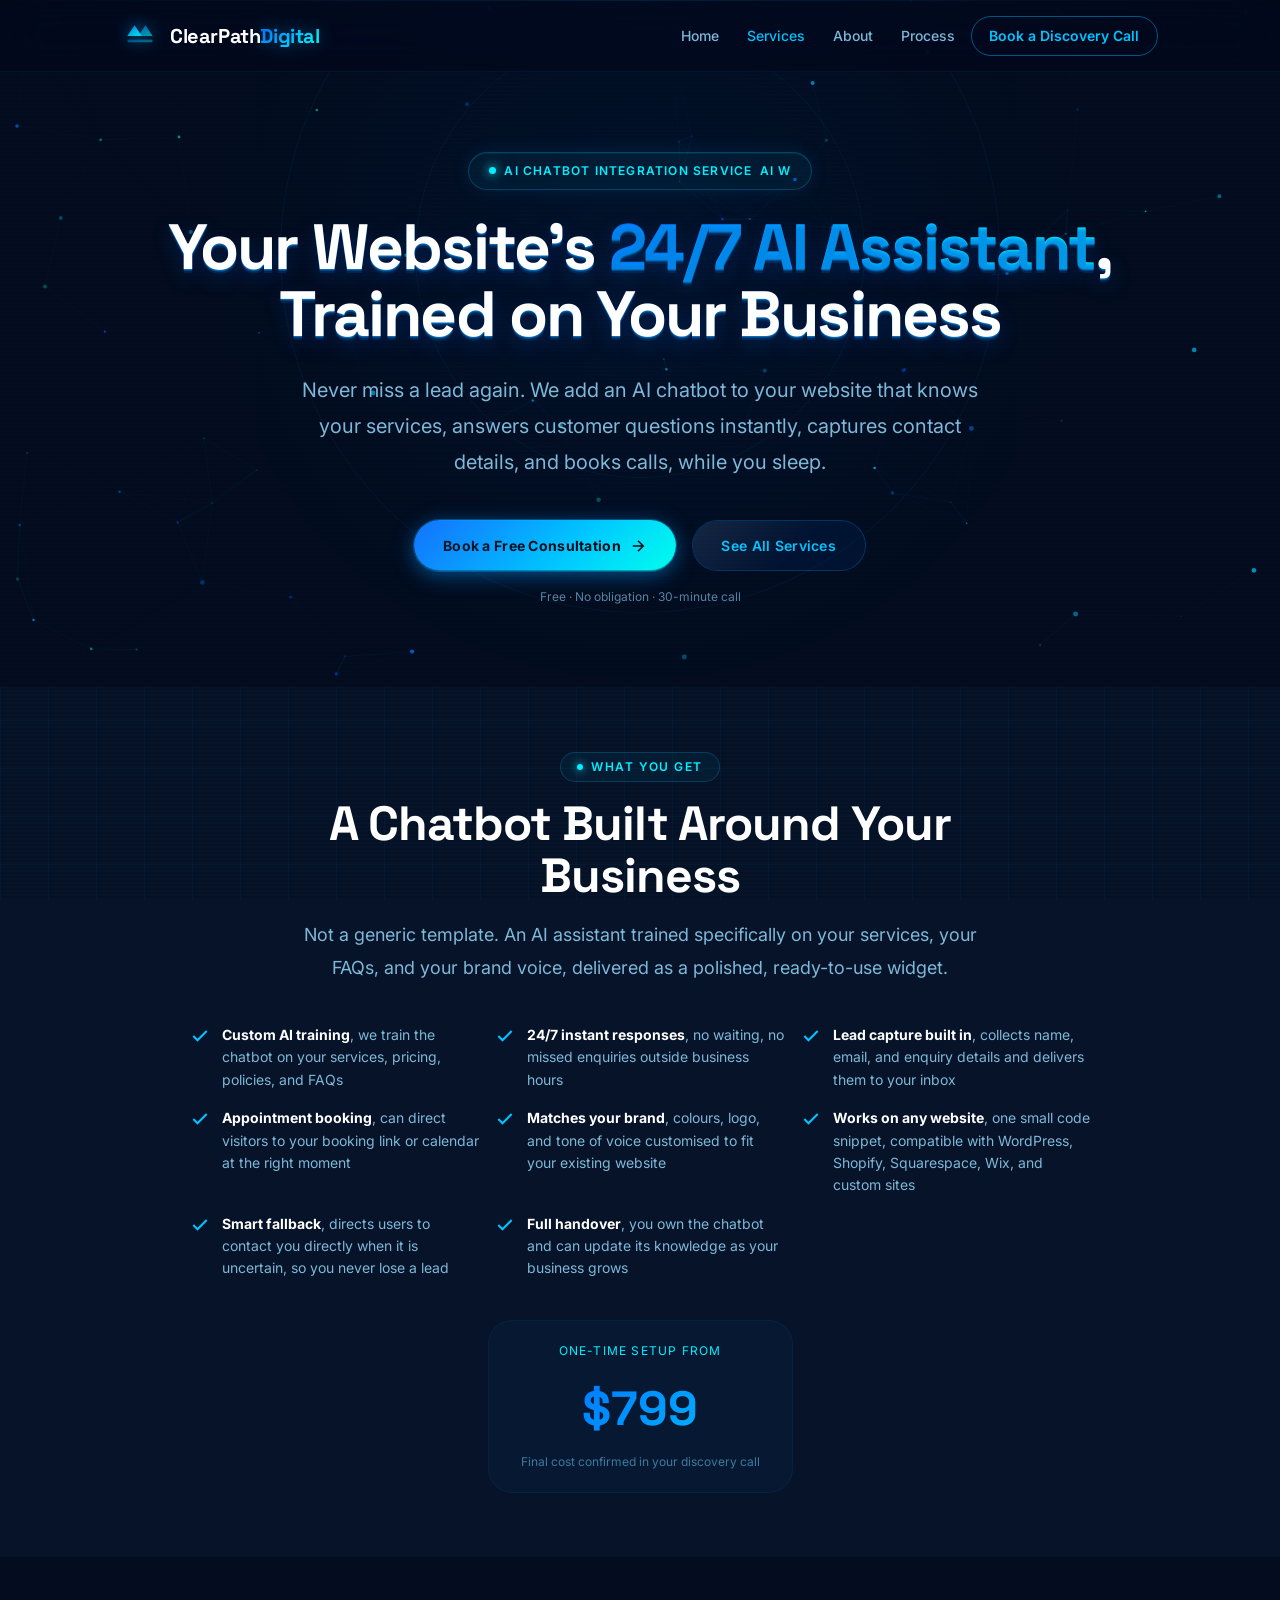
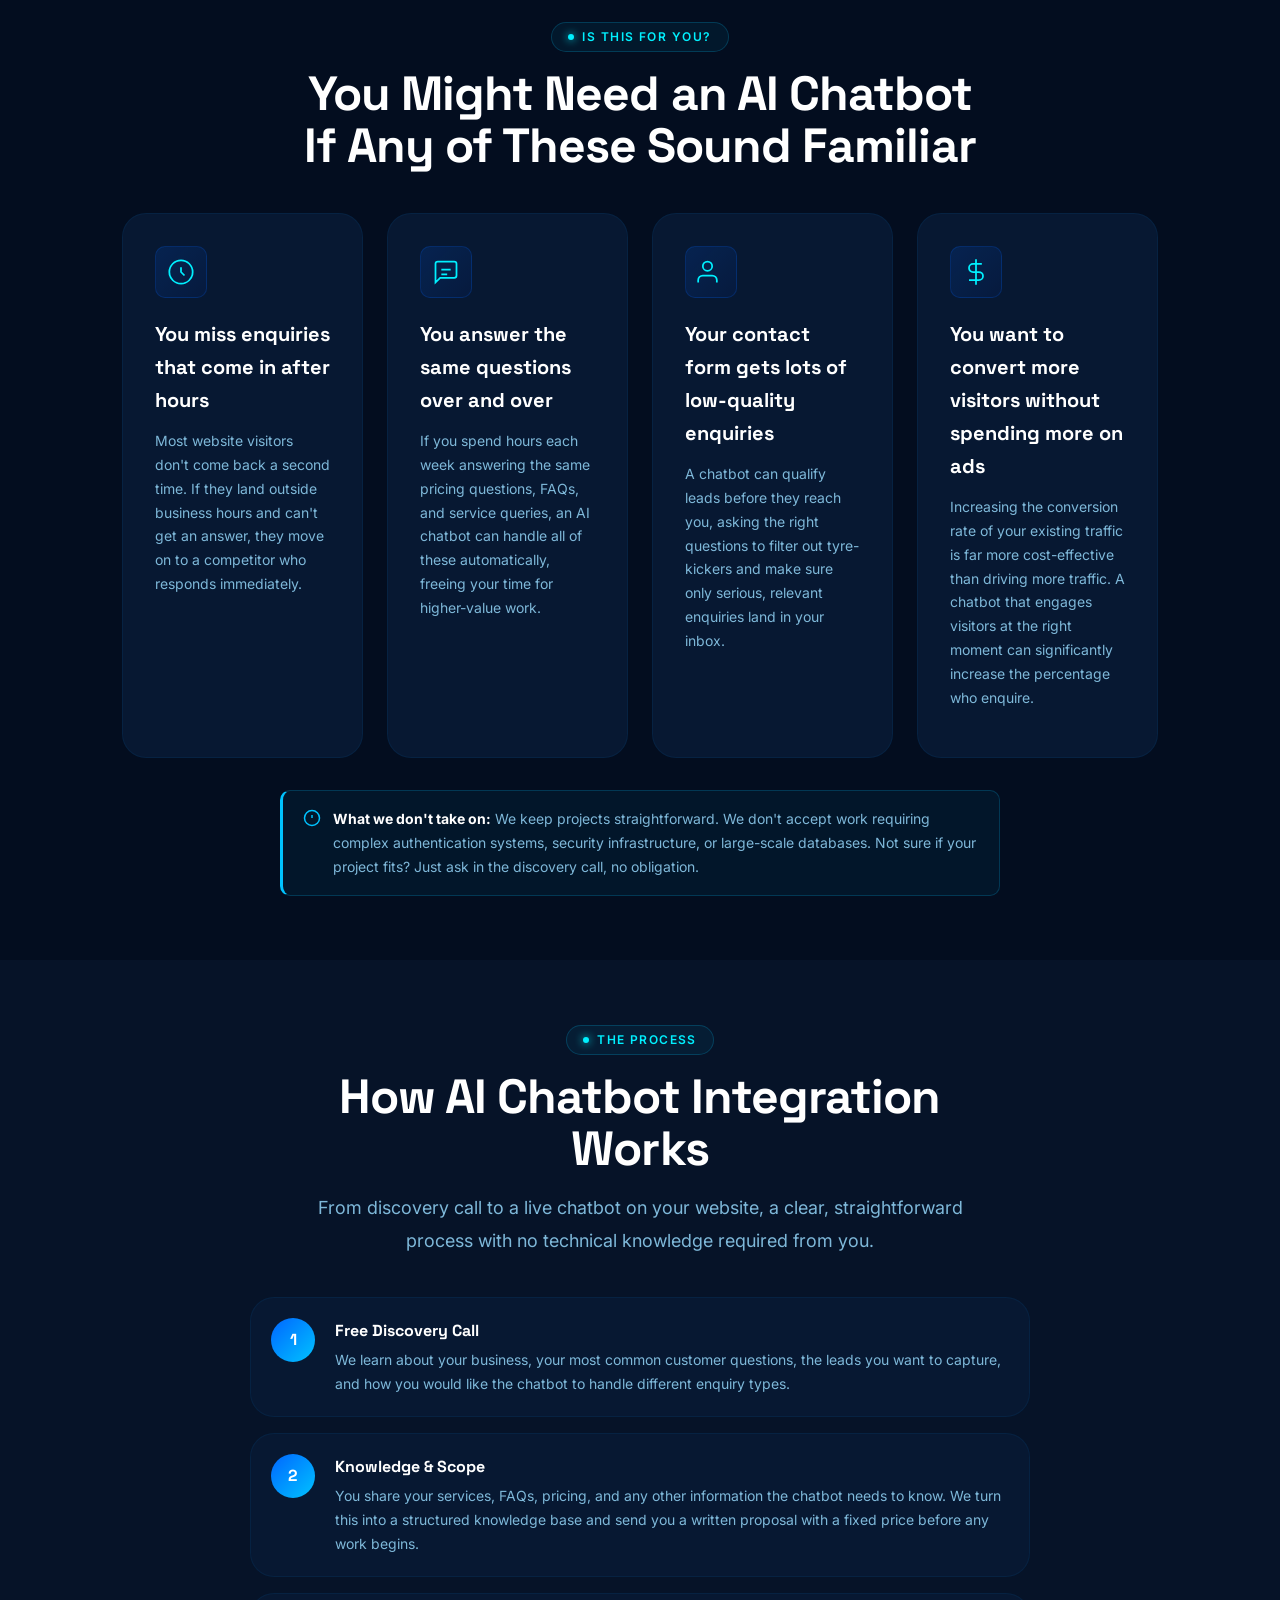
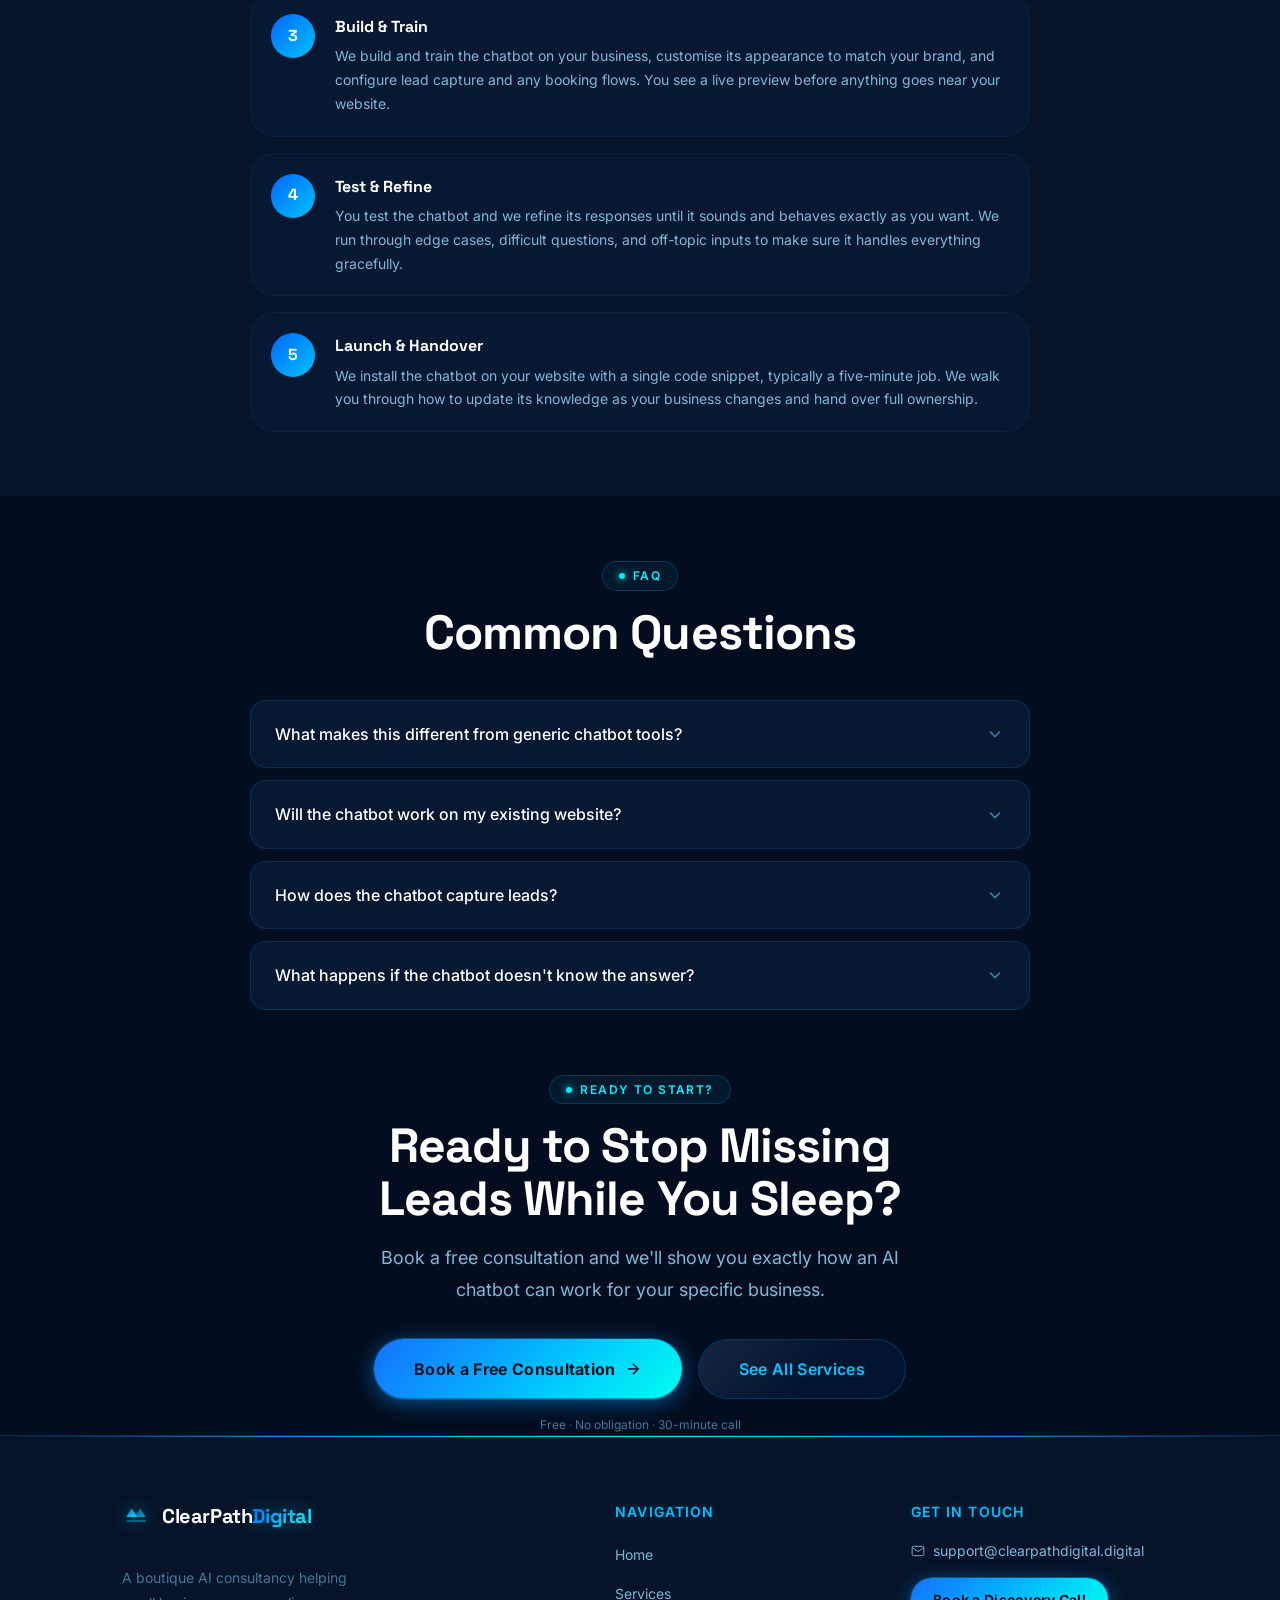
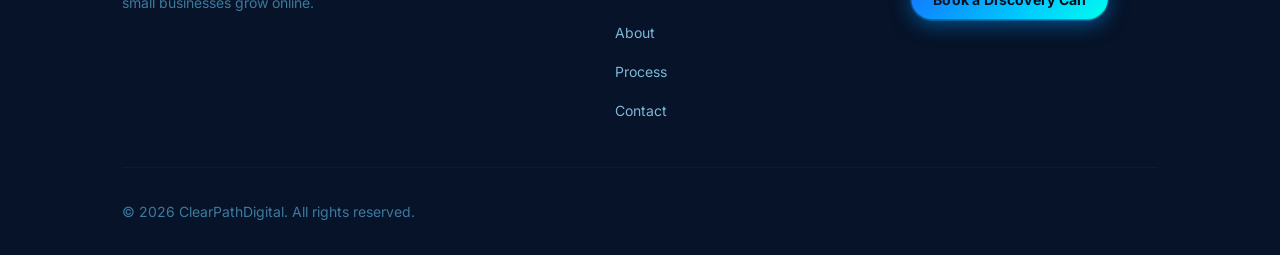
<file: ai-chatbot.html>
<!DOCTYPE html>
<html lang="en">
<head>
  <meta charset="UTF-8" />
  <meta name="viewport" content="width=device-width, initial-scale=1.0" />
  <title>AI Chatbot Integration for Small Businesses, ClearPathDigital</title>
  <meta name="description" content="Add a 24/7 AI chatbot to your website, trained on your business to answer questions, capture leads, and book calls automatically. Starting from $999." />
  <meta name="keywords" content="AI chatbot, chatbot integration, website chatbot, lead capture chatbot, 24/7 customer service, ClearPathDigital" />
  <meta name="author" content="ClearPathDigital" />
  <meta name="robots" content="index, follow" />
  <link rel="canonical" href="https://clearpathdigital.digital/ai-chatbot.html" />
  <meta property="og:type" content="website" />
  <meta property="og:url" content="https://clearpathdigital.digital/ai-chatbot.html" />
  <meta property="og:title" content="AI Chatbot Integration for Small Businesses, ClearPathDigital" />
  <meta property="og:description" content="Give your website a 24/7 AI assistant trained on your business, answers questions, captures leads, and books calls automatically. Starting from $999." />
  <meta property="og:site_name" content="ClearPathDigital" />
  <meta name="twitter:card" content="summary_large_image" />
  <meta name="twitter:title" content="AI Chatbot Integration, ClearPathDigital" />
  <meta name="theme-color" content="#030d1f" />
  <link rel="manifest" href="manifest.json" />
  <link rel="icon" type="image/svg+xml" href="assets/favicon.svg" />
  <link rel="preconnect" href="https://fonts.googleapis.com" />
  <link rel="preconnect" href="https://fonts.gstatic.com" crossorigin />
  <link href="https://fonts.googleapis.com/css2?family=Inter:wght@300;400;500;600;700;800;900&family=Space+Grotesk:wght@400;500;600;700&display=swap" rel="stylesheet" />
  <link rel="stylesheet" href="css/style.css" />

  <script type="application/ld+json">
  {
    "@context": "https://schema.org",
    "@graph": [
      {
        "@type": "Service",
        "@id": "https://clearpathdigital.digital/ai-chatbot.html#service",
        "name": "AI Chatbot Integration",
        "provider": { "@type": "Organization", "name": "ClearPathDigital", "url": "https://clearpathdigital.digital/" },
        "description": "A 24/7 AI chatbot trained on your business, added to your website to answer customer questions, capture leads, and book calls automatically.",
        "url": "https://clearpathdigital.digital/ai-chatbot.html",
        "areaServed": "Worldwide",
        "offers": { "@type": "Offer", "priceCurrency": "USD", "priceSpecification": { "@type": "PriceSpecification", "minPrice": "999", "description": "Starting from $999" } }
      },
      {
        "@type": "FAQPage",
        "mainEntity": [
          { "@type": "Question", "name": "What makes this different from generic chatbot tools?", "acceptedAnswer": { "@type": "Answer", "text": "Generic chatbot tools give generic answers. We train the AI specifically on your business, your services, pricing, FAQs, policies, and brand voice, so it answers like a knowledgeable member of your team, not a generic bot." } },
          { "@type": "Question", "name": "Will the chatbot work on my existing website?", "acceptedAnswer": { "@type": "Answer", "text": "Yes. The chatbot is added as a small snippet of code that works on any website, whether you use WordPress, Shopify, Squarespace, Wix, or a custom-built site. No major changes to your existing site are required." } },
          { "@type": "Question", "name": "How does the chatbot capture leads?", "acceptedAnswer": { "@type": "Answer", "text": "The chatbot can ask for a visitor's name, email, and enquiry details during the conversation and send those directly to your inbox or CRM. It can also be set up to book calendar appointments automatically." } },
          { "@type": "Question", "name": "What happens if the chatbot doesn't know the answer?", "acceptedAnswer": { "@type": "Answer", "text": "We build in a clear fallback, when the AI is uncertain, it directs the visitor to contact you directly rather than making up an answer. You can also set up handoff to a live human at any point in the conversation." } }
        ]
      }
    ]
  }
  </script>
</head>

<body>
  <!-- NAVBAR -->
  <header class="navbar" id="navbar" role="banner">
    <div class="container nav-container">
      <a href="index.html" class="logo" aria-label="ClearPathDigital – Home">
        <span class="logo-icon" aria-hidden="true">
          <svg width="36" height="36" viewBox="0 0 40 40" fill="none">
            <defs><linearGradient id="cpd-ac" x1="0%" y1="0%" x2="100%" y2="100%"><stop offset="0%" stop-color="#0077ff"/><stop offset="50%" stop-color="#00c3ff"/><stop offset="100%" stop-color="#00ffee"/></linearGradient></defs>
            <path d="M6 20 L14 8 L22 20 L14 20" fill="url(#cpd-ac)" opacity="0.9"/>
            <path d="M18 20 L26 8 L34 20 L26 20" fill="url(#cpd-ac)" opacity="0.6"/>
            <rect x="6" y="24" width="28" height="3" rx="1.5" fill="url(#cpd-ac)" opacity="0.4"/>
          </svg>
        </span>
        <span class="logo-text">ClearPath<span class="logo-accent">Digital</span></span>
      </a>
      <nav class="nav-links" role="navigation" aria-label="Main navigation">
        <a href="index.html" class="nav-link">Home</a>
        <a href="index.html#services" class="nav-link active">Services</a>
        <a href="about.html" class="nav-link">About</a>
        <a href="process.html" class="nav-link">Process</a>
        <a href="contact.html" class="nav-link nav-cta nav-cta-outline">Book a Discovery Call</a>
      </nav>
      <button class="hamburger" id="hamburger" aria-label="Toggle menu" aria-expanded="false"><span></span><span></span><span></span></button>
    </div>
    <div class="mobile-menu" id="mobile-menu">
      <a href="index.html" class="mobile-link">Home</a>
      <a href="index.html#services" class="mobile-link">Services</a>
      <a href="about.html" class="mobile-link">About</a>
      <a href="process.html" class="mobile-link">Process</a>
      <a href="contact.html" class="mobile-link mobile-cta">Book a Discovery Call</a>
    </div>
  </header>

  <main>

    <!-- HERO -->
    <section class="page-hero" aria-label="AI Chatbot hero">
      <canvas id="particles-canvas" aria-hidden="true" style="position:absolute;inset:0;width:100%;height:100%;pointer-events:none;"></canvas>
      <div class="hero-orb" aria-hidden="true"></div>
      <div class="container" style="position:relative;z-index:1;">
        <div class="hero-badge"><span class="badge-dot"></span>AI Chatbot Integration Service</div>
        <h1 class="hero-headline" style="font-size:clamp(2.25rem,6vw,4rem);">
          Your Website's <span class="gradient-text">24/7 AI Assistant</span>, Trained on Your Business
        </h1>
        <p class="hero-sub">
          Never miss a lead again. We add an AI chatbot to your website that knows your services, answers customer questions instantly, captures contact details, and books calls, while you sleep.
        </p>
        <div style="display:flex;gap:var(--sp-4);justify-content:center;flex-wrap:wrap;margin-top:var(--sp-8);">
          <a href="contact.html" class="btn btn-primary">Book a Free Consultation <svg width="18" height="18" viewBox="0 0 24 24" fill="none" stroke="currentColor" stroke-width="2"><path d="M5 12h14M12 5l7 7-7 7"/></svg></a>
          <a href="index.html#services" class="btn btn-secondary">See All Services</a>
        </div>
        <p style="text-align:center;font-size:var(--fs-xs);color:var(--clr-text-2);opacity:.7;margin-top:var(--sp-4);">Free &middot; No obligation &middot; 30-minute call</p>
      </div>
    </section>

    <!-- WHAT'S INCLUDED -->
    <section aria-labelledby="chat-included-heading" style="background:var(--clr-bg-2);padding-block:var(--sp-16);">
      <div class="container">
        <div class="section-header">
          <span class="section-tag">What You Get</span>
          <h2 id="chat-included-heading" class="section-title">A Chatbot Built Around Your Business</h2>
          <p class="section-desc">Not a generic template. An AI assistant trained specifically on your services, your FAQs, and your brand voice, delivered as a polished, ready-to-use widget.</p>
        </div>
        <div style="display:grid;grid-template-columns:repeat(auto-fit,minmax(280px,1fr));gap:var(--sp-4);max-width:900px;margin:0 auto;" role="list">
          <div style="display:flex;gap:var(--sp-3);align-items:flex-start;" role="listitem"><svg width="20" height="20" viewBox="0 0 24 24" fill="none" stroke="#00c3ff" stroke-width="2.5" style="flex-shrink:0;margin-top:2px;"><polyline points="20 6 9 17 4 12"/></svg><span style="font-size:var(--fs-sm);color:var(--clr-text-2);line-height:1.6;"><strong style="color:var(--clr-white);">Custom AI training</strong>, we train the chatbot on your services, pricing, policies, and FAQs</span></div>
          <div style="display:flex;gap:var(--sp-3);align-items:flex-start;" role="listitem"><svg width="20" height="20" viewBox="0 0 24 24" fill="none" stroke="#00c3ff" stroke-width="2.5" style="flex-shrink:0;margin-top:2px;"><polyline points="20 6 9 17 4 12"/></svg><span style="font-size:var(--fs-sm);color:var(--clr-text-2);line-height:1.6;"><strong style="color:var(--clr-white);">24/7 instant responses</strong>, no waiting, no missed enquiries outside business hours</span></div>
          <div style="display:flex;gap:var(--sp-3);align-items:flex-start;" role="listitem"><svg width="20" height="20" viewBox="0 0 24 24" fill="none" stroke="#00c3ff" stroke-width="2.5" style="flex-shrink:0;margin-top:2px;"><polyline points="20 6 9 17 4 12"/></svg><span style="font-size:var(--fs-sm);color:var(--clr-text-2);line-height:1.6;"><strong style="color:var(--clr-white);">Lead capture built in</strong>, collects name, email, and enquiry details and delivers them to your inbox</span></div>
          <div style="display:flex;gap:var(--sp-3);align-items:flex-start;" role="listitem"><svg width="20" height="20" viewBox="0 0 24 24" fill="none" stroke="#00c3ff" stroke-width="2.5" style="flex-shrink:0;margin-top:2px;"><polyline points="20 6 9 17 4 12"/></svg><span style="font-size:var(--fs-sm);color:var(--clr-text-2);line-height:1.6;"><strong style="color:var(--clr-white);">Appointment booking</strong>, can direct visitors to your booking link or calendar at the right moment</span></div>
          <div style="display:flex;gap:var(--sp-3);align-items:flex-start;" role="listitem"><svg width="20" height="20" viewBox="0 0 24 24" fill="none" stroke="#00c3ff" stroke-width="2.5" style="flex-shrink:0;margin-top:2px;"><polyline points="20 6 9 17 4 12"/></svg><span style="font-size:var(--fs-sm);color:var(--clr-text-2);line-height:1.6;"><strong style="color:var(--clr-white);">Matches your brand</strong>, colours, logo, and tone of voice customised to fit your existing website</span></div>
          <div style="display:flex;gap:var(--sp-3);align-items:flex-start;" role="listitem"><svg width="20" height="20" viewBox="0 0 24 24" fill="none" stroke="#00c3ff" stroke-width="2.5" style="flex-shrink:0;margin-top:2px;"><polyline points="20 6 9 17 4 12"/></svg><span style="font-size:var(--fs-sm);color:var(--clr-text-2);line-height:1.6;"><strong style="color:var(--clr-white);">Works on any website</strong>, one small code snippet, compatible with WordPress, Shopify, Squarespace, Wix, and custom sites</span></div>
          <div style="display:flex;gap:var(--sp-3);align-items:flex-start;" role="listitem"><svg width="20" height="20" viewBox="0 0 24 24" fill="none" stroke="#00c3ff" stroke-width="2.5" style="flex-shrink:0;margin-top:2px;"><polyline points="20 6 9 17 4 12"/></svg><span style="font-size:var(--fs-sm);color:var(--clr-text-2);line-height:1.6;"><strong style="color:var(--clr-white);">Smart fallback</strong>, directs users to contact you directly when it is uncertain, so you never lose a lead</span></div>
          <div style="display:flex;gap:var(--sp-3);align-items:flex-start;" role="listitem"><svg width="20" height="20" viewBox="0 0 24 24" fill="none" stroke="#00c3ff" stroke-width="2.5" style="flex-shrink:0;margin-top:2px;"><polyline points="20 6 9 17 4 12"/></svg><span style="font-size:var(--fs-sm);color:var(--clr-text-2);line-height:1.6;"><strong style="color:var(--clr-white);">Full handover</strong>, you own the chatbot and can update its knowledge as your business grows</span></div>
        </div>
        <div style="text-align:center;margin-top:var(--sp-10);">
          <div style="display:inline-block;background:var(--clr-surface);border:1px solid var(--clr-border-2);border-radius:var(--r-xl);padding:var(--sp-5) var(--sp-8);">
            <div style="font-size:var(--fs-xs);text-transform:uppercase;letter-spacing:0.1em;color:var(--clr-cyan);margin-bottom:var(--sp-2);">One-time setup from</div>
            <div style="font-family:var(--font-display);font-size:clamp(2rem,5vw,3rem);font-weight:800;background:linear-gradient(135deg,#0066ff,#00c3ff);-webkit-background-clip:text;-webkit-text-fill-color:transparent;background-clip:text;">$799</div>
            <div style="font-size:var(--fs-xs);color:var(--clr-text-3);margin-top:var(--sp-1);">Final cost confirmed in your discovery call</div>
          </div>
        </div>
      </div>
    </section>

    <!-- IS THIS RIGHT FOR YOU -->
    <section aria-labelledby="chat-who-heading" style="background:var(--clr-bg);padding-block:var(--sp-16);">
      <div class="container">
        <div class="section-header">
          <span class="section-tag">Is This For You?</span>
          <h2 id="chat-who-heading" class="section-title">You Might Need an AI Chatbot If Any of These Sound Familiar</h2>
        </div>
        <div class="who-grid" role="list">
          <article class="who-card reveal" role="listitem">
            <div class="who-icon"><svg width="28" height="28" viewBox="0 0 24 24" fill="none" stroke="currentColor" stroke-width="1.5"><circle cx="12" cy="12" r="10"/><path d="M12 8v4l3 3"/></svg></div>
            <h3 class="who-title">You miss enquiries that come in after hours</h3>
            <p class="who-desc">Most website visitors don't come back a second time. If they land outside business hours and can't get an answer, they move on to a competitor who responds immediately.</p>
          </article>
          <article class="who-card reveal" role="listitem">
            <div class="who-icon"><svg width="28" height="28" viewBox="0 0 24 24" fill="none" stroke="currentColor" stroke-width="1.5"><path d="M21 15a2 2 0 0 1-2 2H7l-4 4V5a2 2 0 0 1 2-2h14a2 2 0 0 1 2 2z"/><path d="M8 10h8M8 14h5"/></svg></div>
            <h3 class="who-title">You answer the same questions over and over</h3>
            <p class="who-desc">If you spend hours each week answering the same pricing questions, FAQs, and service queries, an AI chatbot can handle all of these automatically, freeing your time for higher-value work.</p>
          </article>
          <article class="who-card reveal" role="listitem">
            <div class="who-icon"><svg width="28" height="28" viewBox="0 0 24 24" fill="none" stroke="currentColor" stroke-width="1.5"><path d="M17 21v-2a4 4 0 0 0-4-4H5a4 4 0 0 0-4 4v2"/><circle cx="9" cy="7" r="4"/></svg></div>
            <h3 class="who-title">Your contact form gets lots of low-quality enquiries</h3>
            <p class="who-desc">A chatbot can qualify leads before they reach you, asking the right questions to filter out tyre-kickers and make sure only serious, relevant enquiries land in your inbox.</p>
          </article>
          <article class="who-card reveal" role="listitem">
            <div class="who-icon"><svg width="28" height="28" viewBox="0 0 24 24" fill="none" stroke="currentColor" stroke-width="1.5"><line x1="12" y1="1" x2="12" y2="23"/><path d="M17 5H9.5a3.5 3.5 0 0 0 0 7h5a3.5 3.5 0 0 1 0 7H6"/></svg></div>
            <h3 class="who-title">You want to convert more visitors without spending more on ads</h3>
            <p class="who-desc">Increasing the conversion rate of your existing traffic is far more cost-effective than driving more traffic. A chatbot that engages visitors at the right moment can significantly increase the percentage who enquire.</p>
          </article>
        </div>
        <div style="max-width:720px;margin:var(--sp-8) auto 0;padding:var(--sp-4) var(--sp-5);background:rgba(0,195,255,0.05);border:1px solid rgba(0,195,255,0.2);border-left:3px solid #00c3ff;border-radius:var(--r-md);display:flex;gap:var(--sp-3);align-items:flex-start;">
          <svg width="18" height="18" viewBox="0 0 24 24" fill="none" stroke="#00c3ff" stroke-width="2" style="flex-shrink:0;margin-top:2px;"><circle cx="12" cy="12" r="10"/><line x1="12" y1="8" x2="12" y2="12"/><line x1="12" y1="16" x2="12.01" y2="16"/></svg>
          <p style="font-size:var(--fs-sm);color:var(--clr-text-2);line-height:1.7;margin:0;"><strong style="color:var(--clr-white);">What we don't take on:</strong> We keep projects straightforward. We don't accept work requiring complex authentication systems, security infrastructure, or large-scale databases. Not sure if your project fits? Just ask in the discovery call, no obligation.</p>
        </div>
      </div>
    </section>

    <!-- HOW IT WORKS -->
    <section aria-labelledby="chat-process-heading" style="background:var(--clr-bg-2);padding-block:var(--sp-16);">
      <div class="container">
        <div class="section-header">
          <span class="section-tag">The Process</span>
          <h2 id="chat-process-heading" class="section-title">How AI Chatbot Integration Works</h2>
          <p class="section-desc">From discovery call to a live chatbot on your website, a clear, straightforward process with no technical knowledge required from you.</p>
        </div>
        <div style="max-width:780px;margin:0 auto;display:flex;flex-direction:column;gap:var(--sp-4);" role="list">
          <div style="display:flex;gap:var(--sp-5);align-items:flex-start;padding:var(--sp-5);background:var(--clr-surface);border:1px solid var(--clr-border-2);border-radius:var(--r-xl);" role="listitem">
            <div style="width:44px;height:44px;border-radius:50%;background:linear-gradient(135deg,#0066ff,#00c3ff);display:flex;align-items:center;justify-content:center;flex-shrink:0;font-family:var(--font-display);font-size:var(--fs-base);font-weight:800;color:#fff;">1</div>
            <div><div style="font-family:var(--font-display);font-size:var(--fs-base);font-weight:700;color:var(--clr-white);margin-bottom:var(--sp-1);">Free Discovery Call</div><p style="font-size:var(--fs-sm);color:var(--clr-text-2);line-height:1.7;margin:0;">We learn about your business, your most common customer questions, the leads you want to capture, and how you would like the chatbot to handle different enquiry types.</p></div>
          </div>
          <div style="display:flex;gap:var(--sp-5);align-items:flex-start;padding:var(--sp-5);background:var(--clr-surface);border:1px solid var(--clr-border-2);border-radius:var(--r-xl);" role="listitem">
            <div style="width:44px;height:44px;border-radius:50%;background:linear-gradient(135deg,#0066ff,#00c3ff);display:flex;align-items:center;justify-content:center;flex-shrink:0;font-family:var(--font-display);font-size:var(--fs-base);font-weight:800;color:#fff;">2</div>
            <div><div style="font-family:var(--font-display);font-size:var(--fs-base);font-weight:700;color:var(--clr-white);margin-bottom:var(--sp-1);">Knowledge &amp; Scope</div><p style="font-size:var(--fs-sm);color:var(--clr-text-2);line-height:1.7;margin:0;">You share your services, FAQs, pricing, and any other information the chatbot needs to know. We turn this into a structured knowledge base and send you a written proposal with a fixed price before any work begins.</p></div>
          </div>
          <div style="display:flex;gap:var(--sp-5);align-items:flex-start;padding:var(--sp-5);background:var(--clr-surface);border:1px solid var(--clr-border-2);border-radius:var(--r-xl);" role="listitem">
            <div style="width:44px;height:44px;border-radius:50%;background:linear-gradient(135deg,#0066ff,#00c3ff);display:flex;align-items:center;justify-content:center;flex-shrink:0;font-family:var(--font-display);font-size:var(--fs-base);font-weight:800;color:#fff;">3</div>
            <div><div style="font-family:var(--font-display);font-size:var(--fs-base);font-weight:700;color:var(--clr-white);margin-bottom:var(--sp-1);">Build &amp; Train</div><p style="font-size:var(--fs-sm);color:var(--clr-text-2);line-height:1.7;margin:0;">We build and train the chatbot on your business, customise its appearance to match your brand, and configure lead capture and any booking flows. You see a live preview before anything goes near your website.</p></div>
          </div>
          <div style="display:flex;gap:var(--sp-5);align-items:flex-start;padding:var(--sp-5);background:var(--clr-surface);border:1px solid var(--clr-border-2);border-radius:var(--r-xl);" role="listitem">
            <div style="width:44px;height:44px;border-radius:50%;background:linear-gradient(135deg,#0066ff,#00c3ff);display:flex;align-items:center;justify-content:center;flex-shrink:0;font-family:var(--font-display);font-size:var(--fs-base);font-weight:800;color:#fff;">4</div>
            <div><div style="font-family:var(--font-display);font-size:var(--fs-base);font-weight:700;color:var(--clr-white);margin-bottom:var(--sp-1);">Test &amp; Refine</div><p style="font-size:var(--fs-sm);color:var(--clr-text-2);line-height:1.7;margin:0;">You test the chatbot and we refine its responses until it sounds and behaves exactly as you want. We run through edge cases, difficult questions, and off-topic inputs to make sure it handles everything gracefully.</p></div>
          </div>
          <div style="display:flex;gap:var(--sp-5);align-items:flex-start;padding:var(--sp-5);background:var(--clr-surface);border:1px solid var(--clr-border-2);border-radius:var(--r-xl);" role="listitem">
            <div style="width:44px;height:44px;border-radius:50%;background:linear-gradient(135deg,#0066ff,#00c3ff);display:flex;align-items:center;justify-content:center;flex-shrink:0;font-family:var(--font-display);font-size:var(--fs-base);font-weight:800;color:#fff;">5</div>
            <div><div style="font-family:var(--font-display);font-size:var(--fs-base);font-weight:700;color:var(--clr-white);margin-bottom:var(--sp-1);">Launch &amp; Handover</div><p style="font-size:var(--fs-sm);color:var(--clr-text-2);line-height:1.7;margin:0;">We install the chatbot on your website with a single code snippet, typically a five-minute job. We walk you through how to update its knowledge as your business changes and hand over full ownership.</p></div>
          </div>
        </div>
      </div>
    </section>

    <!-- FAQ -->
    <section class="faq" aria-labelledby="chat-faq-heading" style="background:var(--clr-bg);">
      <div class="container">
        <div class="section-header">
          <span class="section-tag">FAQ</span>
          <h2 id="chat-faq-heading" class="section-title">Common Questions</h2>
        </div>
        <div class="faq-list" role="list">
          <div class="faq-item" role="listitem">
            <button class="faq-question" aria-expanded="false" aria-controls="faq-chat-a1">What makes this different from generic chatbot tools?<span class="faq-icon"><svg width="20" height="20" viewBox="0 0 24 24" fill="none" stroke="currentColor" stroke-width="2"><path d="M6 9l6 6 6-6"/></svg></span></button>
            <div class="faq-answer" id="faq-chat-a1"><p>Generic chatbot tools give generic answers. We train the AI specifically on your business, your services, pricing, FAQs, policies, and brand voice, so it answers like a knowledgeable member of your team, not a robot reading from a script. The result is a chatbot that builds trust with your visitors rather than frustrating them.</p></div>
          </div>
          <div class="faq-item" role="listitem">
            <button class="faq-question" aria-expanded="false" aria-controls="faq-chat-a2">Will the chatbot work on my existing website?<span class="faq-icon"><svg width="20" height="20" viewBox="0 0 24 24" fill="none" stroke="currentColor" stroke-width="2"><path d="M6 9l6 6 6-6"/></svg></span></button>
            <div class="faq-answer" id="faq-chat-a2"><p>Yes. The chatbot is installed via a small snippet of code that works on any website, WordPress, Shopify, Squarespace, Wix, or a custom-built site. No major changes to your existing site are needed. If you can paste a line of code (or your web host can), you are good to go.</p></div>
          </div>
          <div class="faq-item" role="listitem">
            <button class="faq-question" aria-expanded="false" aria-controls="faq-chat-a3">How does the chatbot capture leads?<span class="faq-icon"><svg width="20" height="20" viewBox="0 0 24 24" fill="none" stroke="currentColor" stroke-width="2"><path d="M6 9l6 6 6-6"/></svg></span></button>
            <div class="faq-answer" id="faq-chat-a3"><p>The chatbot asks for a visitor's name, email, and enquiry details during the conversation at a natural moment, after answering their initial question, for example. Those details are sent directly to your inbox. We can also configure it to push leads to your CRM or connect to a booking calendar so visitors can schedule a call on the spot.</p></div>
          </div>
          <div class="faq-item" role="listitem">
            <button class="faq-question" aria-expanded="false" aria-controls="faq-chat-a4">What happens if the chatbot doesn't know the answer?<span class="faq-icon"><svg width="20" height="20" viewBox="0 0 24 24" fill="none" stroke="currentColor" stroke-width="2"><path d="M6 9l6 6 6-6"/></svg></span></button>
            <div class="faq-answer" id="faq-chat-a4"><p>We build in a clear, helpful fallback, when the AI is uncertain about something, it directs the visitor to contact you directly (by email, phone, or contact form) rather than guessing. This means you never lose a lead to a wrong answer. You can also configure a handoff to a live chat tool if you want a human to step in for complex enquiries.</p></div>
          </div>
        </div>
      </div>
    </section>

    <!-- CTA -->
    <section aria-label="Call to action" style="padding-block:var(--sp-14);">
      <div class="container" style="text-align:center;position:relative;z-index:1;">
        <span class="section-tag">Ready to Start?</span>
        <h2 class="section-title" style="max-width:600px;margin-inline:auto;margin-bottom:var(--sp-4);">Ready to Stop Missing Leads While You Sleep?</h2>
        <p class="section-desc" style="max-width:520px;margin-inline:auto;margin-bottom:var(--sp-8);">Book a free consultation and we'll show you exactly how an AI chatbot can work for your specific business.</p>
        <div style="display:flex;gap:var(--sp-4);justify-content:center;flex-wrap:wrap;">
          <a href="contact.html" class="btn btn-primary" style="font-size:var(--fs-base);padding:1rem 2.5rem;">Book a Free Consultation <svg width="18" height="18" viewBox="0 0 24 24" fill="none" stroke="currentColor" stroke-width="2"><path d="M5 12h14M12 5l7 7-7 7"/></svg></a>
          <a href="index.html#services" class="btn btn-secondary" style="font-size:var(--fs-base);padding:1rem 2.5rem;">See All Services</a>
        </div>
        <p style="font-size:var(--fs-xs);color:var(--clr-text-3);margin-top:var(--sp-4);">Free &middot; No obligation &middot; 30-minute call</p>
      </div>
    </section>

  </main>

  <!-- FOOTER -->
  <footer class="footer" role="contentinfo">
    <div class="container">
      <div class="footer-light-grid">
        <div>
          <a href="index.html" class="logo" style="margin-bottom:var(--sp-4);display:inline-flex;">
            <span class="logo-icon"><svg width="28" height="28" viewBox="0 0 40 40" fill="none"><defs><linearGradient id="cpd-acf" x1="0%" y1="0%" x2="100%" y2="100%"><stop offset="0%" stop-color="#0077ff"/><stop offset="100%" stop-color="#00ffee"/></linearGradient></defs><path d="M6 20 L14 8 L22 20 L14 20" fill="url(#cpd-acf)" opacity="0.9"/><path d="M18 20 L26 8 L34 20 L26 20" fill="url(#cpd-acf)" opacity="0.6"/><rect x="6" y="24" width="28" height="3" rx="1.5" fill="url(#cpd-acf)" opacity="0.4"/></svg></span>
            <span class="logo-text">ClearPath<span class="logo-accent">Digital</span></span>
          </a>
          <p class="footer-tagline">A boutique AI consultancy helping small businesses grow online.</p>
        </div>
        <nav aria-label="Footer navigation">
          <h3 class="footer-heading">NAVIGATION</h3>
          <ul style="list-style:none;padding:0;margin:0;display:flex;flex-direction:column;gap:var(--sp-2);">
            <li><a href="index.html" class="footer-link">Home</a></li>
            <li><a href="index.html#services" class="footer-link">Services</a></li>
            <li><a href="about.html" class="footer-link">About</a></li>
            <li><a href="process.html" class="footer-link">Process</a></li>
            <li><a href="contact.html" class="footer-link">Contact</a></li>
          </ul>
        </nav>
        <div>
          <h3 class="footer-heading">GET IN TOUCH</h3>
          <a href="mailto:support@clearpathdigital.digital" style="display:flex;align-items:center;gap:var(--sp-2);color:var(--clr-text-2);font-size:var(--fs-sm);margin-bottom:var(--sp-4);transition:color var(--dur-fast);" onmouseover="this.style.color='var(--clr-blue-bright)'" onmouseout="this.style.color='var(--clr-text-2)'">
            <svg width="14" height="14" viewBox="0 0 24 24" fill="none" stroke="currentColor" stroke-width="1.5"><path d="M4 4h16c1.1 0 2 .9 2 2v12c0 1.1-.9 2-2 2H4c-1.1 0-2-.9-2-2V6c0-1.1.9-2 2-2z"/><polyline points="22,6 12,13 2,6"/></svg>
            support@clearpathdigital.digital
          </a>
          <a href="contact.html" class="btn btn-primary" style="font-size:var(--fs-sm);padding:0.6rem 1.4rem;">Book a Discovery Call</a>
        </div>
      </div>
      <div class="footer-bottom">
        <p>&copy; <span id="current-year"></span> ClearPathDigital. All rights reserved.</p>
        
      </div>
    </div>
  </footer>

  <button class="back-to-top" id="back-to-top" aria-label="Back to top">
    <svg width="20" height="20" viewBox="0 0 24 24" fill="none" stroke="currentColor" stroke-width="2"><path d="M18 15l-6-6-6 6"/></svg>
  </button>

  <script src="js/main.js" defer></script>
  <script src="//code.tidio.co/2qh3d02vigbgudg4cw5vve6lf5jschsr.js" async></script>
</body>
</html>
</file>
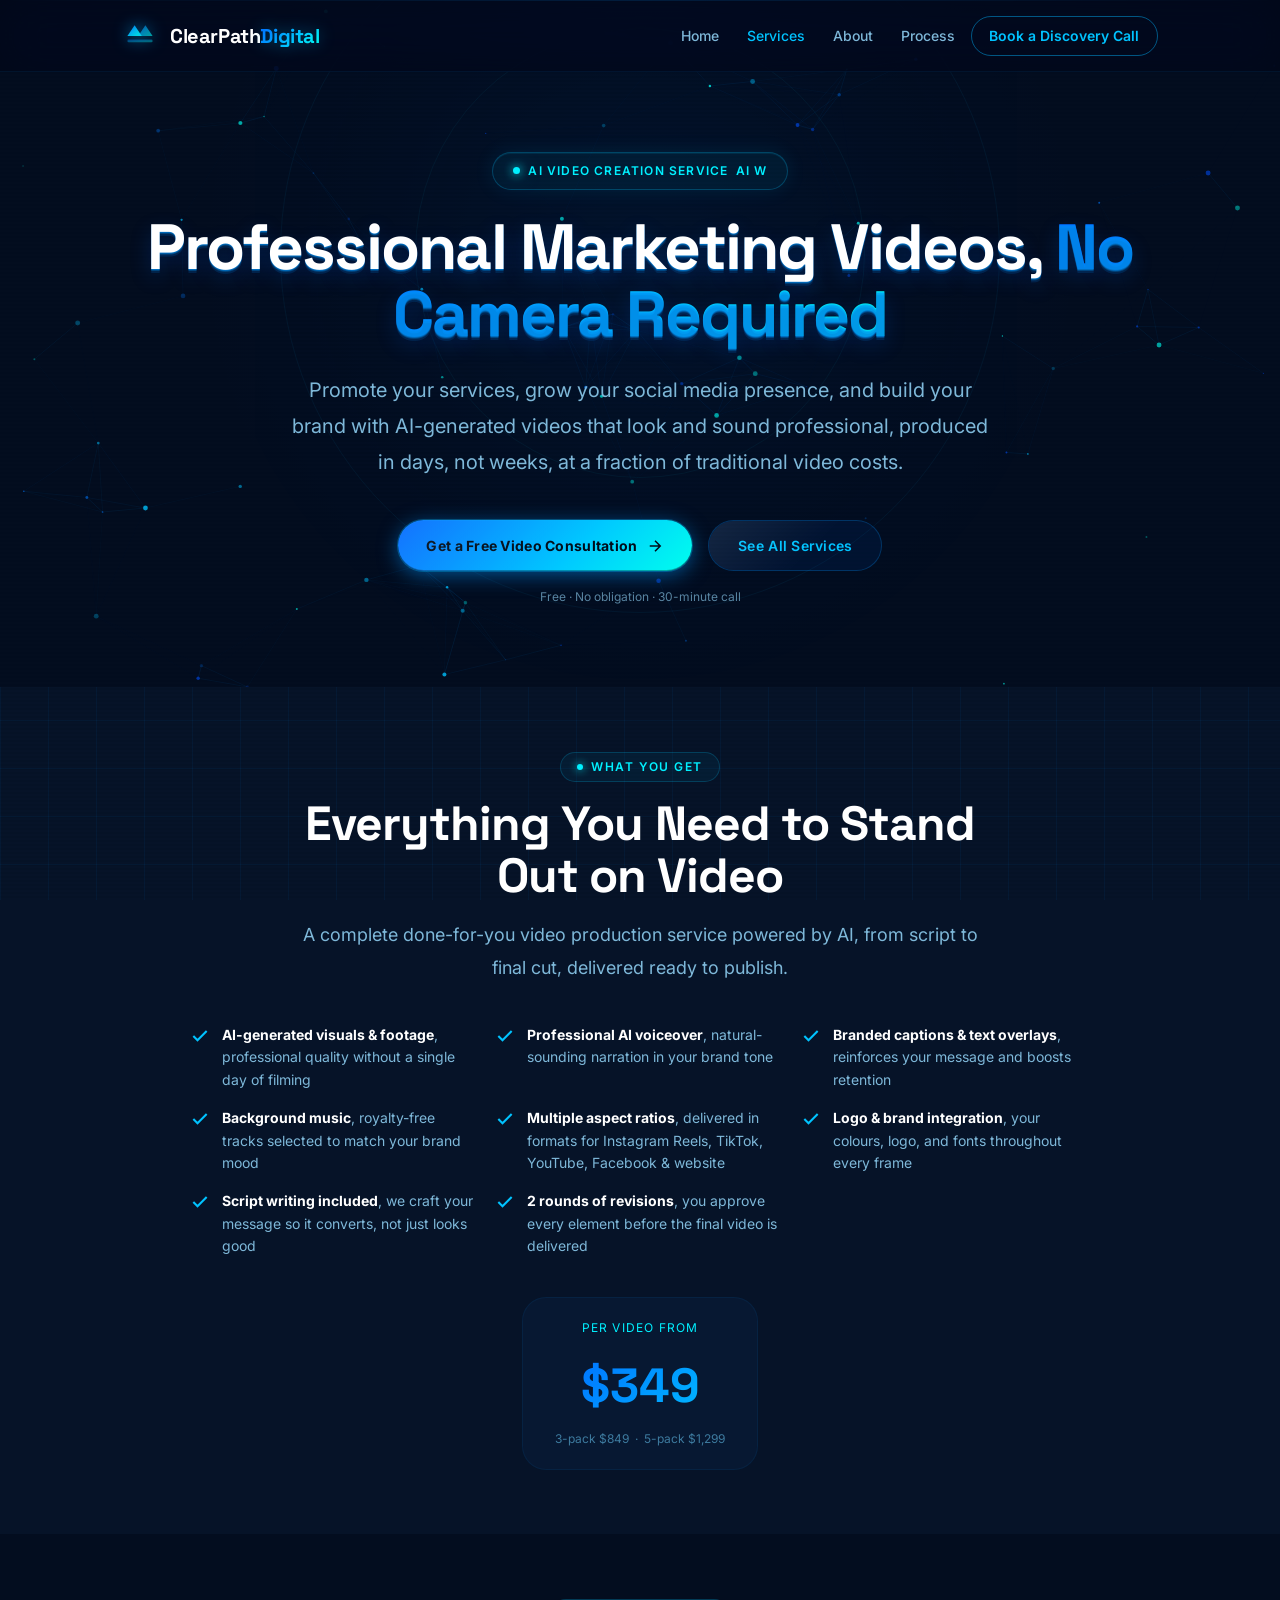
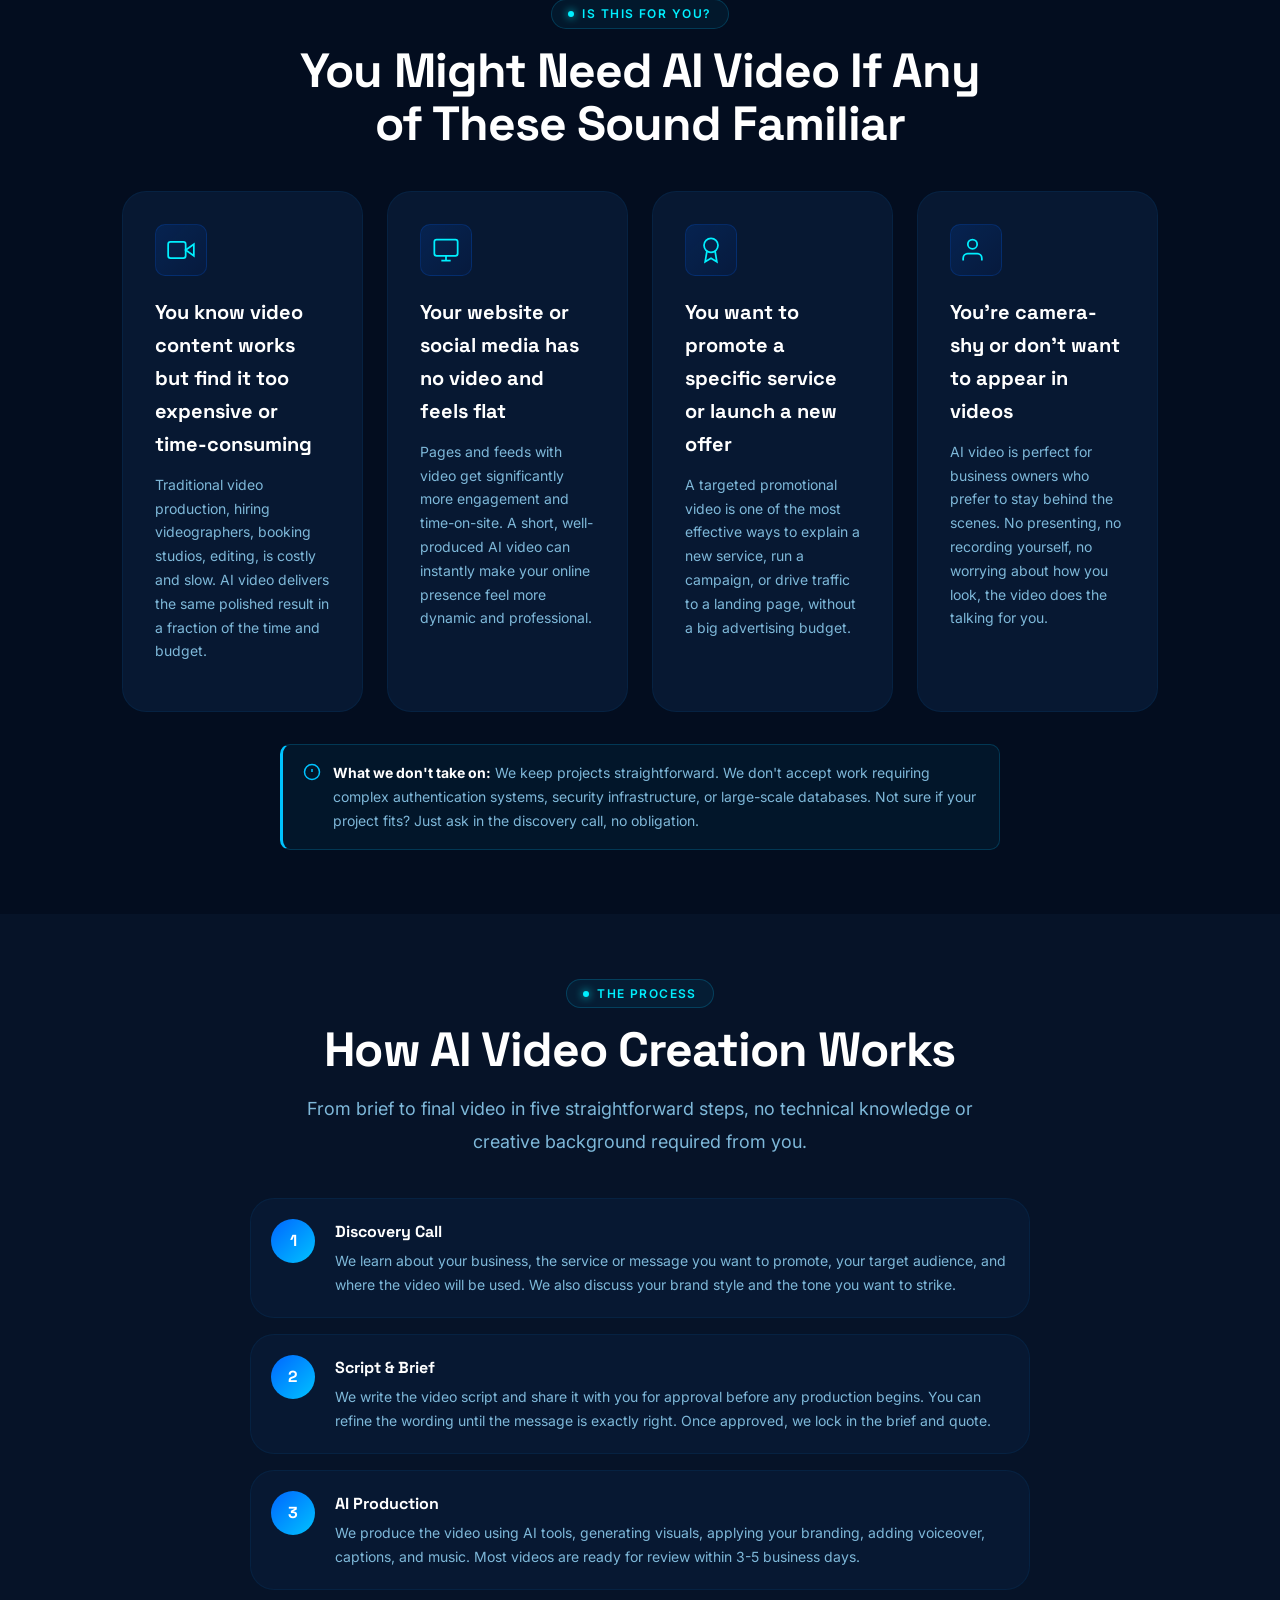
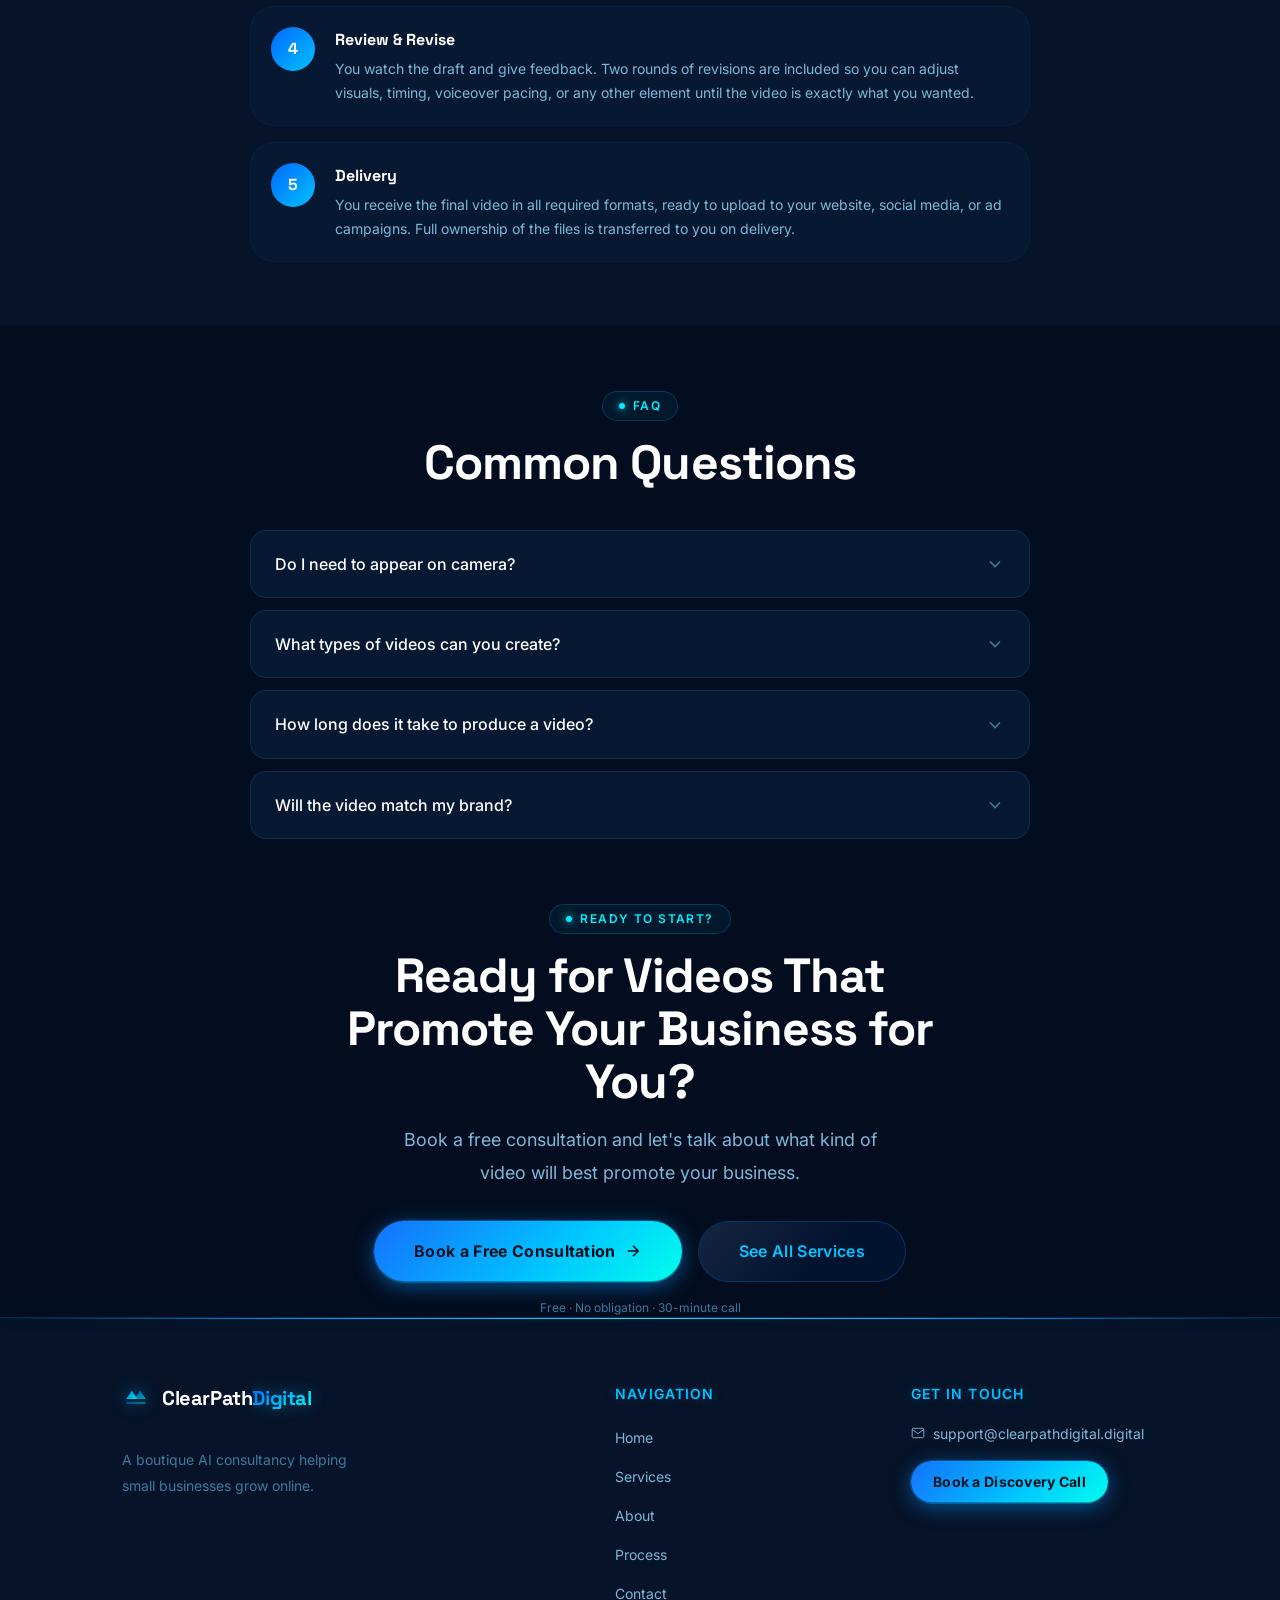
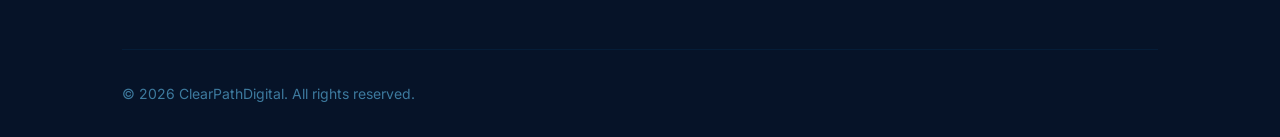
<file: ai-videos.html>
<!DOCTYPE html>
<html lang="en">
<head>
  <meta charset="UTF-8" />
  <meta name="viewport" content="width=device-width, initial-scale=1.0" />
  <title>AI Video Creation for Small Businesses, ClearPathDigital</title>
  <meta name="description" content="Polished, branded marketing videos created with AI, no camera, no crew, no studio. ClearPathDigital produces AI videos for small businesses to promote services and grow on social media." />
  <meta name="keywords" content="AI video creation, AI marketing videos, small business video, AI generated video, social media video, ClearPathDigital" />
  <meta name="author" content="ClearPathDigital" />
  <meta name="robots" content="index, follow" />
  <link rel="canonical" href="https://clearpathdigital.digital/ai-videos.html" />
  <meta property="og:type" content="website" />
  <meta property="og:url" content="https://clearpathdigital.digital/ai-videos.html" />
  <meta property="og:title" content="AI Video Creation for Small Businesses, ClearPathDigital" />
  <meta property="og:description" content="Professional marketing videos made with AI, no filming required. Build your brand and promote your services with AI-generated video content." />
  <meta property="og:site_name" content="ClearPathDigital" />
  <meta name="twitter:card" content="summary_large_image" />
  <meta name="twitter:title" content="AI Video Creation, ClearPathDigital" />
  <meta name="theme-color" content="#030d1f" />
  <link rel="manifest" href="manifest.json" />
  <link rel="icon" type="image/svg+xml" href="assets/favicon.svg" />
  <link rel="preconnect" href="https://fonts.googleapis.com" />
  <link rel="preconnect" href="https://fonts.gstatic.com" crossorigin />
  <link href="https://fonts.googleapis.com/css2?family=Inter:wght@300;400;500;600;700;800;900&family=Space+Grotesk:wght@400;500;600;700&display=swap" rel="stylesheet" />
  <link rel="stylesheet" href="css/style.css" />

  <script type="application/ld+json">
  {
    "@context": "https://schema.org",
    "@graph": [
      {
        "@type": "Service",
        "@id": "https://clearpathdigital.digital/ai-videos.html#service",
        "name": "AI Video Creation",
        "provider": { "@type": "Organization", "name": "ClearPathDigital", "url": "https://clearpathdigital.digital/" },
        "description": "AI-generated branded marketing videos for small businesses, social media clips, service explainers, and promotional content produced without any filming or editing.",
        "url": "https://clearpathdigital.digital/ai-videos.html",
        "areaServed": "Worldwide",
        "offers": { "@type": "Offer", "priceCurrency": "USD", "priceSpecification": { "@type": "PriceSpecification", "minPrice": "999", "description": "Starting from $999" } }
      },
      {
        "@type": "FAQPage",
        "mainEntity": [
          { "@type": "Question", "name": "Do I need to appear on camera?", "acceptedAnswer": { "@type": "Answer", "text": "No. AI video creation uses AI-generated visuals, voiceovers, and footage, you never need to appear on camera, hire actors, or book a studio. You simply provide the message and we produce the video." } },
          { "@type": "Question", "name": "What types of videos can you create?", "acceptedAnswer": { "@type": "Answer", "text": "We create promotional service videos, social media reels, explainer videos, testimonial-style videos, and branded content for platforms like Instagram, TikTok, Facebook, YouTube, and your website." } },
          { "@type": "Question", "name": "How long does it take to produce a video?", "acceptedAnswer": { "@type": "Answer", "text": "Most videos are delivered within 3-5 business days. Turnaround depends on length, complexity, and how quickly you can provide your script or key messages. Rush delivery is available on request." } },
          { "@type": "Question", "name": "Will the video match my brand?", "acceptedAnswer": { "@type": "Answer", "text": "Yes. We use your brand colours, logo, and tone of voice throughout. Before delivery you see a draft and can request revisions so the final video represents your business exactly as you want." } }
        ]
      }
    ]
  }
  </script>
</head>

<body>
  <!-- NAVBAR -->
  <header class="navbar" id="navbar" role="banner">
    <div class="container nav-container">
      <a href="index.html" class="logo" aria-label="ClearPathDigital – Home">
        <span class="logo-icon" aria-hidden="true">
          <svg width="36" height="36" viewBox="0 0 40 40" fill="none">
            <defs><linearGradient id="cpd-av" x1="0%" y1="0%" x2="100%" y2="100%"><stop offset="0%" stop-color="#0077ff"/><stop offset="50%" stop-color="#00c3ff"/><stop offset="100%" stop-color="#00ffee"/></linearGradient></defs>
            <path d="M6 20 L14 8 L22 20 L14 20" fill="url(#cpd-av)" opacity="0.9"/>
            <path d="M18 20 L26 8 L34 20 L26 20" fill="url(#cpd-av)" opacity="0.6"/>
            <rect x="6" y="24" width="28" height="3" rx="1.5" fill="url(#cpd-av)" opacity="0.4"/>
          </svg>
        </span>
        <span class="logo-text">ClearPath<span class="logo-accent">Digital</span></span>
      </a>
      <nav class="nav-links" role="navigation" aria-label="Main navigation">
        <a href="index.html" class="nav-link">Home</a>
        <a href="index.html#services" class="nav-link active">Services</a>
        <a href="about.html" class="nav-link">About</a>
        <a href="process.html" class="nav-link">Process</a>
        <a href="contact.html" class="nav-link nav-cta nav-cta-outline">Book a Discovery Call</a>
      </nav>
      <button class="hamburger" id="hamburger" aria-label="Toggle menu" aria-expanded="false"><span></span><span></span><span></span></button>
    </div>
    <div class="mobile-menu" id="mobile-menu">
      <a href="index.html" class="mobile-link">Home</a>
      <a href="index.html#services" class="mobile-link">Services</a>
      <a href="about.html" class="mobile-link">About</a>
      <a href="process.html" class="mobile-link">Process</a>
      <a href="contact.html" class="mobile-link mobile-cta">Book a Discovery Call</a>
    </div>
  </header>

  <main>

    <!-- HERO -->
    <section class="page-hero" aria-label="AI Video Creation hero">
      <canvas id="particles-canvas" aria-hidden="true" style="position:absolute;inset:0;width:100%;height:100%;pointer-events:none;"></canvas>
      <div class="hero-orb" aria-hidden="true"></div>
      <div class="container" style="position:relative;z-index:1;">
        <div class="hero-badge"><span class="badge-dot"></span>AI Video Creation Service</div>
        <h1 class="hero-headline" style="font-size:clamp(2.25rem,6vw,4rem);">
          Professional Marketing Videos, <span class="gradient-text">No Camera Required</span>
        </h1>
        <p class="hero-sub">
          Promote your services, grow your social media presence, and build your brand with AI-generated videos that look and sound professional, produced in days, not weeks, at a fraction of traditional video costs.
        </p>
        <div style="display:flex;gap:var(--sp-4);justify-content:center;flex-wrap:wrap;margin-top:var(--sp-8);">
          <a href="contact.html" class="btn btn-primary">Get a Free Video Consultation <svg width="18" height="18" viewBox="0 0 24 24" fill="none" stroke="currentColor" stroke-width="2"><path d="M5 12h14M12 5l7 7-7 7"/></svg></a>
          <a href="index.html#services" class="btn btn-secondary">See All Services</a>
        </div>
        <p style="text-align:center;font-size:var(--fs-xs);color:var(--clr-text-2);opacity:.7;margin-top:var(--sp-4);">Free &middot; No obligation &middot; 30-minute call</p>
      </div>
    </section>

    <!-- WHAT'S INCLUDED -->
    <section aria-labelledby="vid-included-heading" style="background:var(--clr-bg-2);padding-block:var(--sp-16);">
      <div class="container">
        <div class="section-header">
          <span class="section-tag">What You Get</span>
          <h2 id="vid-included-heading" class="section-title">Everything You Need to Stand Out on Video</h2>
          <p class="section-desc">A complete done-for-you video production service powered by AI, from script to final cut, delivered ready to publish.</p>
        </div>
        <div style="display:grid;grid-template-columns:repeat(auto-fit,minmax(280px,1fr));gap:var(--sp-4);max-width:900px;margin:0 auto;" role="list">
          <div style="display:flex;gap:var(--sp-3);align-items:flex-start;" role="listitem"><svg width="20" height="20" viewBox="0 0 24 24" fill="none" stroke="#00c3ff" stroke-width="2.5" style="flex-shrink:0;margin-top:2px;"><polyline points="20 6 9 17 4 12"/></svg><span style="font-size:var(--fs-sm);color:var(--clr-text-2);line-height:1.6;"><strong style="color:var(--clr-white);">AI-generated visuals &amp; footage</strong>, professional quality without a single day of filming</span></div>
          <div style="display:flex;gap:var(--sp-3);align-items:flex-start;" role="listitem"><svg width="20" height="20" viewBox="0 0 24 24" fill="none" stroke="#00c3ff" stroke-width="2.5" style="flex-shrink:0;margin-top:2px;"><polyline points="20 6 9 17 4 12"/></svg><span style="font-size:var(--fs-sm);color:var(--clr-text-2);line-height:1.6;"><strong style="color:var(--clr-white);">Professional AI voiceover</strong>, natural-sounding narration in your brand tone</span></div>
          <div style="display:flex;gap:var(--sp-3);align-items:flex-start;" role="listitem"><svg width="20" height="20" viewBox="0 0 24 24" fill="none" stroke="#00c3ff" stroke-width="2.5" style="flex-shrink:0;margin-top:2px;"><polyline points="20 6 9 17 4 12"/></svg><span style="font-size:var(--fs-sm);color:var(--clr-text-2);line-height:1.6;"><strong style="color:var(--clr-white);">Branded captions &amp; text overlays</strong>, reinforces your message and boosts retention</span></div>
          <div style="display:flex;gap:var(--sp-3);align-items:flex-start;" role="listitem"><svg width="20" height="20" viewBox="0 0 24 24" fill="none" stroke="#00c3ff" stroke-width="2.5" style="flex-shrink:0;margin-top:2px;"><polyline points="20 6 9 17 4 12"/></svg><span style="font-size:var(--fs-sm);color:var(--clr-text-2);line-height:1.6;"><strong style="color:var(--clr-white);">Background music</strong>, royalty-free tracks selected to match your brand mood</span></div>
          <div style="display:flex;gap:var(--sp-3);align-items:flex-start;" role="listitem"><svg width="20" height="20" viewBox="0 0 24 24" fill="none" stroke="#00c3ff" stroke-width="2.5" style="flex-shrink:0;margin-top:2px;"><polyline points="20 6 9 17 4 12"/></svg><span style="font-size:var(--fs-sm);color:var(--clr-text-2);line-height:1.6;"><strong style="color:var(--clr-white);">Multiple aspect ratios</strong>, delivered in formats for Instagram Reels, TikTok, YouTube, Facebook &amp; website</span></div>
          <div style="display:flex;gap:var(--sp-3);align-items:flex-start;" role="listitem"><svg width="20" height="20" viewBox="0 0 24 24" fill="none" stroke="#00c3ff" stroke-width="2.5" style="flex-shrink:0;margin-top:2px;"><polyline points="20 6 9 17 4 12"/></svg><span style="font-size:var(--fs-sm);color:var(--clr-text-2);line-height:1.6;"><strong style="color:var(--clr-white);">Logo &amp; brand integration</strong>, your colours, logo, and fonts throughout every frame</span></div>
          <div style="display:flex;gap:var(--sp-3);align-items:flex-start;" role="listitem"><svg width="20" height="20" viewBox="0 0 24 24" fill="none" stroke="#00c3ff" stroke-width="2.5" style="flex-shrink:0;margin-top:2px;"><polyline points="20 6 9 17 4 12"/></svg><span style="font-size:var(--fs-sm);color:var(--clr-text-2);line-height:1.6;"><strong style="color:var(--clr-white);">Script writing included</strong>, we craft your message so it converts, not just looks good</span></div>
          <div style="display:flex;gap:var(--sp-3);align-items:flex-start;" role="listitem"><svg width="20" height="20" viewBox="0 0 24 24" fill="none" stroke="#00c3ff" stroke-width="2.5" style="flex-shrink:0;margin-top:2px;"><polyline points="20 6 9 17 4 12"/></svg><span style="font-size:var(--fs-sm);color:var(--clr-text-2);line-height:1.6;"><strong style="color:var(--clr-white);">2 rounds of revisions</strong>, you approve every element before the final video is delivered</span></div>
        </div>
        <div style="text-align:center;margin-top:var(--sp-10);">
          <div style="display:inline-block;background:var(--clr-surface);border:1px solid var(--clr-border-2);border-radius:var(--r-xl);padding:var(--sp-5) var(--sp-8);">
            <div style="font-size:var(--fs-xs);text-transform:uppercase;letter-spacing:0.1em;color:var(--clr-cyan);margin-bottom:var(--sp-2);">Per video from</div>
            <div style="font-family:var(--font-display);font-size:clamp(2rem,5vw,3rem);font-weight:800;background:linear-gradient(135deg,#0066ff,#00c3ff);-webkit-background-clip:text;-webkit-text-fill-color:transparent;background-clip:text;">$349</div>
            <div style="font-size:var(--fs-xs);color:var(--clr-text-3);margin-top:var(--sp-1);">3-pack $849 &nbsp;&middot;&nbsp; 5-pack $1,299</div>
          </div>
        </div>
      </div>
    </section>

    <!-- IS THIS RIGHT FOR YOU -->
    <section aria-labelledby="vid-who-heading" style="background:var(--clr-bg);padding-block:var(--sp-16);">
      <div class="container">
        <div class="section-header">
          <span class="section-tag">Is This For You?</span>
          <h2 id="vid-who-heading" class="section-title">You Might Need AI Video If Any of These Sound Familiar</h2>
        </div>
        <div class="who-grid" role="list">
          <article class="who-card reveal" role="listitem">
            <div class="who-icon"><svg width="28" height="28" viewBox="0 0 24 24" fill="none" stroke="currentColor" stroke-width="1.5"><polygon points="23 7 16 12 23 17 23 7"/><rect x="1" y="5" width="15" height="14" rx="2"/></svg></div>
            <h3 class="who-title">You know video content works but find it too expensive or time-consuming</h3>
            <p class="who-desc">Traditional video production, hiring videographers, booking studios, editing, is costly and slow. AI video delivers the same polished result in a fraction of the time and budget.</p>
          </article>
          <article class="who-card reveal" role="listitem">
            <div class="who-icon"><svg width="28" height="28" viewBox="0 0 24 24" fill="none" stroke="currentColor" stroke-width="1.5"><rect x="2" y="3" width="20" height="14" rx="2"/><path d="M8 21h8M12 17v4"/></svg></div>
            <h3 class="who-title">Your website or social media has no video and feels flat</h3>
            <p class="who-desc">Pages and feeds with video get significantly more engagement and time-on-site. A short, well-produced AI video can instantly make your online presence feel more dynamic and professional.</p>
          </article>
          <article class="who-card reveal" role="listitem">
            <div class="who-icon"><svg width="28" height="28" viewBox="0 0 24 24" fill="none" stroke="currentColor" stroke-width="1.5"><circle cx="12" cy="8" r="6"/><path d="M15.477 12.89L17 22l-5-3-5 3 1.523-9.11"/></svg></div>
            <h3 class="who-title">You want to promote a specific service or launch a new offer</h3>
            <p class="who-desc">A targeted promotional video is one of the most effective ways to explain a new service, run a campaign, or drive traffic to a landing page, without a big advertising budget.</p>
          </article>
          <article class="who-card reveal" role="listitem">
            <div class="who-icon"><svg width="28" height="28" viewBox="0 0 24 24" fill="none" stroke="currentColor" stroke-width="1.5"><path d="M17 21v-2a4 4 0 0 0-4-4H5a4 4 0 0 0-4 4v2"/><circle cx="9" cy="7" r="4"/></svg></div>
            <h3 class="who-title">You're camera-shy or don't want to appear in videos</h3>
            <p class="who-desc">AI video is perfect for business owners who prefer to stay behind the scenes. No presenting, no recording yourself, no worrying about how you look, the video does the talking for you.</p>
          </article>
        </div>
        <div style="max-width:720px;margin:var(--sp-8) auto 0;padding:var(--sp-4) var(--sp-5);background:rgba(0,195,255,0.05);border:1px solid rgba(0,195,255,0.2);border-left:3px solid #00c3ff;border-radius:var(--r-md);display:flex;gap:var(--sp-3);align-items:flex-start;">
          <svg width="18" height="18" viewBox="0 0 24 24" fill="none" stroke="#00c3ff" stroke-width="2" style="flex-shrink:0;margin-top:2px;"><circle cx="12" cy="12" r="10"/><line x1="12" y1="8" x2="12" y2="12"/><line x1="12" y1="16" x2="12.01" y2="16"/></svg>
          <p style="font-size:var(--fs-sm);color:var(--clr-text-2);line-height:1.7;margin:0;"><strong style="color:var(--clr-white);">What we don't take on:</strong> We keep projects straightforward. We don't accept work requiring complex authentication systems, security infrastructure, or large-scale databases. Not sure if your project fits? Just ask in the discovery call, no obligation.</p>
        </div>
      </div>
    </section>

    <!-- HOW IT WORKS -->
    <section aria-labelledby="vid-process-heading" style="background:var(--clr-bg-2);padding-block:var(--sp-16);">
      <div class="container">
        <div class="section-header">
          <span class="section-tag">The Process</span>
          <h2 id="vid-process-heading" class="section-title">How AI Video Creation Works</h2>
          <p class="section-desc">From brief to final video in five straightforward steps, no technical knowledge or creative background required from you.</p>
        </div>
        <div style="max-width:780px;margin:0 auto;display:flex;flex-direction:column;gap:var(--sp-4);" role="list">
          <div style="display:flex;gap:var(--sp-5);align-items:flex-start;padding:var(--sp-5);background:var(--clr-surface);border:1px solid var(--clr-border-2);border-radius:var(--r-xl);" role="listitem">
            <div style="width:44px;height:44px;border-radius:50%;background:linear-gradient(135deg,#0066ff,#00c3ff);display:flex;align-items:center;justify-content:center;flex-shrink:0;font-family:var(--font-display);font-size:var(--fs-base);font-weight:800;color:#fff;">1</div>
            <div><div style="font-family:var(--font-display);font-size:var(--fs-base);font-weight:700;color:var(--clr-white);margin-bottom:var(--sp-1);">Discovery Call</div><p style="font-size:var(--fs-sm);color:var(--clr-text-2);line-height:1.7;margin:0;">We learn about your business, the service or message you want to promote, your target audience, and where the video will be used. We also discuss your brand style and the tone you want to strike.</p></div>
          </div>
          <div style="display:flex;gap:var(--sp-5);align-items:flex-start;padding:var(--sp-5);background:var(--clr-surface);border:1px solid var(--clr-border-2);border-radius:var(--r-xl);" role="listitem">
            <div style="width:44px;height:44px;border-radius:50%;background:linear-gradient(135deg,#0066ff,#00c3ff);display:flex;align-items:center;justify-content:center;flex-shrink:0;font-family:var(--font-display);font-size:var(--fs-base);font-weight:800;color:#fff;">2</div>
            <div><div style="font-family:var(--font-display);font-size:var(--fs-base);font-weight:700;color:var(--clr-white);margin-bottom:var(--sp-1);">Script &amp; Brief</div><p style="font-size:var(--fs-sm);color:var(--clr-text-2);line-height:1.7;margin:0;">We write the video script and share it with you for approval before any production begins. You can refine the wording until the message is exactly right. Once approved, we lock in the brief and quote.</p></div>
          </div>
          <div style="display:flex;gap:var(--sp-5);align-items:flex-start;padding:var(--sp-5);background:var(--clr-surface);border:1px solid var(--clr-border-2);border-radius:var(--r-xl);" role="listitem">
            <div style="width:44px;height:44px;border-radius:50%;background:linear-gradient(135deg,#0066ff,#00c3ff);display:flex;align-items:center;justify-content:center;flex-shrink:0;font-family:var(--font-display);font-size:var(--fs-base);font-weight:800;color:#fff;">3</div>
            <div><div style="font-family:var(--font-display);font-size:var(--fs-base);font-weight:700;color:var(--clr-white);margin-bottom:var(--sp-1);">AI Production</div><p style="font-size:var(--fs-sm);color:var(--clr-text-2);line-height:1.7;margin:0;">We produce the video using AI tools, generating visuals, applying your branding, adding voiceover, captions, and music. Most videos are ready for review within 3-5 business days.</p></div>
          </div>
          <div style="display:flex;gap:var(--sp-5);align-items:flex-start;padding:var(--sp-5);background:var(--clr-surface);border:1px solid var(--clr-border-2);border-radius:var(--r-xl);" role="listitem">
            <div style="width:44px;height:44px;border-radius:50%;background:linear-gradient(135deg,#0066ff,#00c3ff);display:flex;align-items:center;justify-content:center;flex-shrink:0;font-family:var(--font-display);font-size:var(--fs-base);font-weight:800;color:#fff;">4</div>
            <div><div style="font-family:var(--font-display);font-size:var(--fs-base);font-weight:700;color:var(--clr-white);margin-bottom:var(--sp-1);">Review &amp; Revise</div><p style="font-size:var(--fs-sm);color:var(--clr-text-2);line-height:1.7;margin:0;">You watch the draft and give feedback. Two rounds of revisions are included so you can adjust visuals, timing, voiceover pacing, or any other element until the video is exactly what you wanted.</p></div>
          </div>
          <div style="display:flex;gap:var(--sp-5);align-items:flex-start;padding:var(--sp-5);background:var(--clr-surface);border:1px solid var(--clr-border-2);border-radius:var(--r-xl);" role="listitem">
            <div style="width:44px;height:44px;border-radius:50%;background:linear-gradient(135deg,#0066ff,#00c3ff);display:flex;align-items:center;justify-content:center;flex-shrink:0;font-family:var(--font-display);font-size:var(--fs-base);font-weight:800;color:#fff;">5</div>
            <div><div style="font-family:var(--font-display);font-size:var(--fs-base);font-weight:700;color:var(--clr-white);margin-bottom:var(--sp-1);">Delivery</div><p style="font-size:var(--fs-sm);color:var(--clr-text-2);line-height:1.7;margin:0;">You receive the final video in all required formats, ready to upload to your website, social media, or ad campaigns. Full ownership of the files is transferred to you on delivery.</p></div>
          </div>
        </div>
      </div>
    </section>

    <!-- FAQ -->
    <section class="faq" aria-labelledby="vid-faq-heading" style="background:var(--clr-bg);">
      <div class="container">
        <div class="section-header">
          <span class="section-tag">FAQ</span>
          <h2 id="vid-faq-heading" class="section-title">Common Questions</h2>
        </div>
        <div class="faq-list" role="list">
          <div class="faq-item" role="listitem">
            <button class="faq-question" aria-expanded="false" aria-controls="faq-vid-a1">Do I need to appear on camera?<span class="faq-icon"><svg width="20" height="20" viewBox="0 0 24 24" fill="none" stroke="currentColor" stroke-width="2"><path d="M6 9l6 6 6-6"/></svg></span></button>
            <div class="faq-answer" id="faq-vid-a1"><p>No, not at all. AI video creation uses AI-generated visuals, stock footage, and voiceover, so you never need to appear on camera, hire actors, or book a studio. You simply tell us the message, and we handle the rest.</p></div>
          </div>
          <div class="faq-item" role="listitem">
            <button class="faq-question" aria-expanded="false" aria-controls="faq-vid-a2">What types of videos can you create?<span class="faq-icon"><svg width="20" height="20" viewBox="0 0 24 24" fill="none" stroke="currentColor" stroke-width="2"><path d="M6 9l6 6 6-6"/></svg></span></button>
            <div class="faq-answer" id="faq-vid-a2"><p>We create promotional service videos, social media reels and shorts, explainer videos, service launch announcements, and branded content for platforms including Instagram, TikTok, Facebook, YouTube, and your website. During the discovery call we identify the format that will best achieve your goal.</p></div>
          </div>
          <div class="faq-item" role="listitem">
            <button class="faq-question" aria-expanded="false" aria-controls="faq-vid-a3">How long does it take to produce a video?<span class="faq-icon"><svg width="20" height="20" viewBox="0 0 24 24" fill="none" stroke="currentColor" stroke-width="2"><path d="M6 9l6 6 6-6"/></svg></span></button>
            <div class="faq-answer" id="faq-vid-a3"><p>Most videos are delivered as a draft within 3-5 business days of script approval. Final delivery (including revisions) is typically within 7-10 business days. Rush delivery is available for time-sensitive campaigns, just let us know during the discovery call.</p></div>
          </div>
          <div class="faq-item" role="listitem">
            <button class="faq-question" aria-expanded="false" aria-controls="faq-vid-a4">Will the video match my brand?<span class="faq-icon"><svg width="20" height="20" viewBox="0 0 24 24" fill="none" stroke="currentColor" stroke-width="2"><path d="M6 9l6 6 6-6"/></svg></span></button>
            <div class="faq-answer" id="faq-vid-a4"><p>Yes. We use your brand colours, logo, fonts, and tone of voice throughout the video. Before final delivery you see a draft and can request revisions, so the finished video represents your business exactly as you want it to.</p></div>
          </div>
        </div>
      </div>
    </section>

    <!-- CTA -->
    <section aria-label="Call to action" style="padding-block:var(--sp-14);">
      <div class="container" style="text-align:center;position:relative;z-index:1;">
        <span class="section-tag">Ready to Start?</span>
        <h2 class="section-title" style="max-width:600px;margin-inline:auto;margin-bottom:var(--sp-4);">Ready for Videos That Promote Your Business for You?</h2>
        <p class="section-desc" style="max-width:520px;margin-inline:auto;margin-bottom:var(--sp-8);">Book a free consultation and let's talk about what kind of video will best promote your business.</p>
        <div style="display:flex;gap:var(--sp-4);justify-content:center;flex-wrap:wrap;">
          <a href="contact.html" class="btn btn-primary" style="font-size:var(--fs-base);padding:1rem 2.5rem;">Book a Free Consultation <svg width="18" height="18" viewBox="0 0 24 24" fill="none" stroke="currentColor" stroke-width="2"><path d="M5 12h14M12 5l7 7-7 7"/></svg></a>
          <a href="index.html#services" class="btn btn-secondary" style="font-size:var(--fs-base);padding:1rem 2.5rem;">See All Services</a>
        </div>
        <p style="font-size:var(--fs-xs);color:var(--clr-text-3);margin-top:var(--sp-4);">Free &middot; No obligation &middot; 30-minute call</p>
      </div>
    </section>

  </main>

  <!-- FOOTER -->
  <footer class="footer" role="contentinfo">
    <div class="container">
      <div class="footer-light-grid">
        <div>
          <a href="index.html" class="logo" style="margin-bottom:var(--sp-4);display:inline-flex;">
            <span class="logo-icon"><svg width="28" height="28" viewBox="0 0 40 40" fill="none"><defs><linearGradient id="cpd-avf" x1="0%" y1="0%" x2="100%" y2="100%"><stop offset="0%" stop-color="#0077ff"/><stop offset="100%" stop-color="#00ffee"/></linearGradient></defs><path d="M6 20 L14 8 L22 20 L14 20" fill="url(#cpd-avf)" opacity="0.9"/><path d="M18 20 L26 8 L34 20 L26 20" fill="url(#cpd-avf)" opacity="0.6"/><rect x="6" y="24" width="28" height="3" rx="1.5" fill="url(#cpd-avf)" opacity="0.4"/></svg></span>
            <span class="logo-text">ClearPath<span class="logo-accent">Digital</span></span>
          </a>
          <p class="footer-tagline">A boutique AI consultancy helping small businesses grow online.</p>
        </div>
        <nav aria-label="Footer navigation">
          <h3 class="footer-heading">NAVIGATION</h3>
          <ul style="list-style:none;padding:0;margin:0;display:flex;flex-direction:column;gap:var(--sp-2);">
            <li><a href="index.html" class="footer-link">Home</a></li>
            <li><a href="index.html#services" class="footer-link">Services</a></li>
            <li><a href="about.html" class="footer-link">About</a></li>
            <li><a href="process.html" class="footer-link">Process</a></li>
            <li><a href="contact.html" class="footer-link">Contact</a></li>
          </ul>
        </nav>
        <div>
          <h3 class="footer-heading">GET IN TOUCH</h3>
          <a href="mailto:support@clearpathdigital.digital" style="display:flex;align-items:center;gap:var(--sp-2);color:var(--clr-text-2);font-size:var(--fs-sm);margin-bottom:var(--sp-4);transition:color var(--dur-fast);" onmouseover="this.style.color='var(--clr-blue-bright)'" onmouseout="this.style.color='var(--clr-text-2)'">
            <svg width="14" height="14" viewBox="0 0 24 24" fill="none" stroke="currentColor" stroke-width="1.5"><path d="M4 4h16c1.1 0 2 .9 2 2v12c0 1.1-.9 2-2 2H4c-1.1 0-2-.9-2-2V6c0-1.1.9-2 2-2z"/><polyline points="22,6 12,13 2,6"/></svg>
            support@clearpathdigital.digital
          </a>
          <a href="contact.html" class="btn btn-primary" style="font-size:var(--fs-sm);padding:0.6rem 1.4rem;">Book a Discovery Call</a>
        </div>
      </div>
      <div class="footer-bottom">
        <p>&copy; <span id="current-year"></span> ClearPathDigital. All rights reserved.</p>
        
      </div>
    </div>
  </footer>

  <button class="back-to-top" id="back-to-top" aria-label="Back to top">
    <svg width="20" height="20" viewBox="0 0 24 24" fill="none" stroke="currentColor" stroke-width="2"><path d="M18 15l-6-6-6 6"/></svg>
  </button>

  <script src="js/main.js" defer></script>
  <script src="//code.tidio.co/2qh3d02vigbgudg4cw5vve6lf5jschsr.js" async></script>
</body>
</html>
</file>
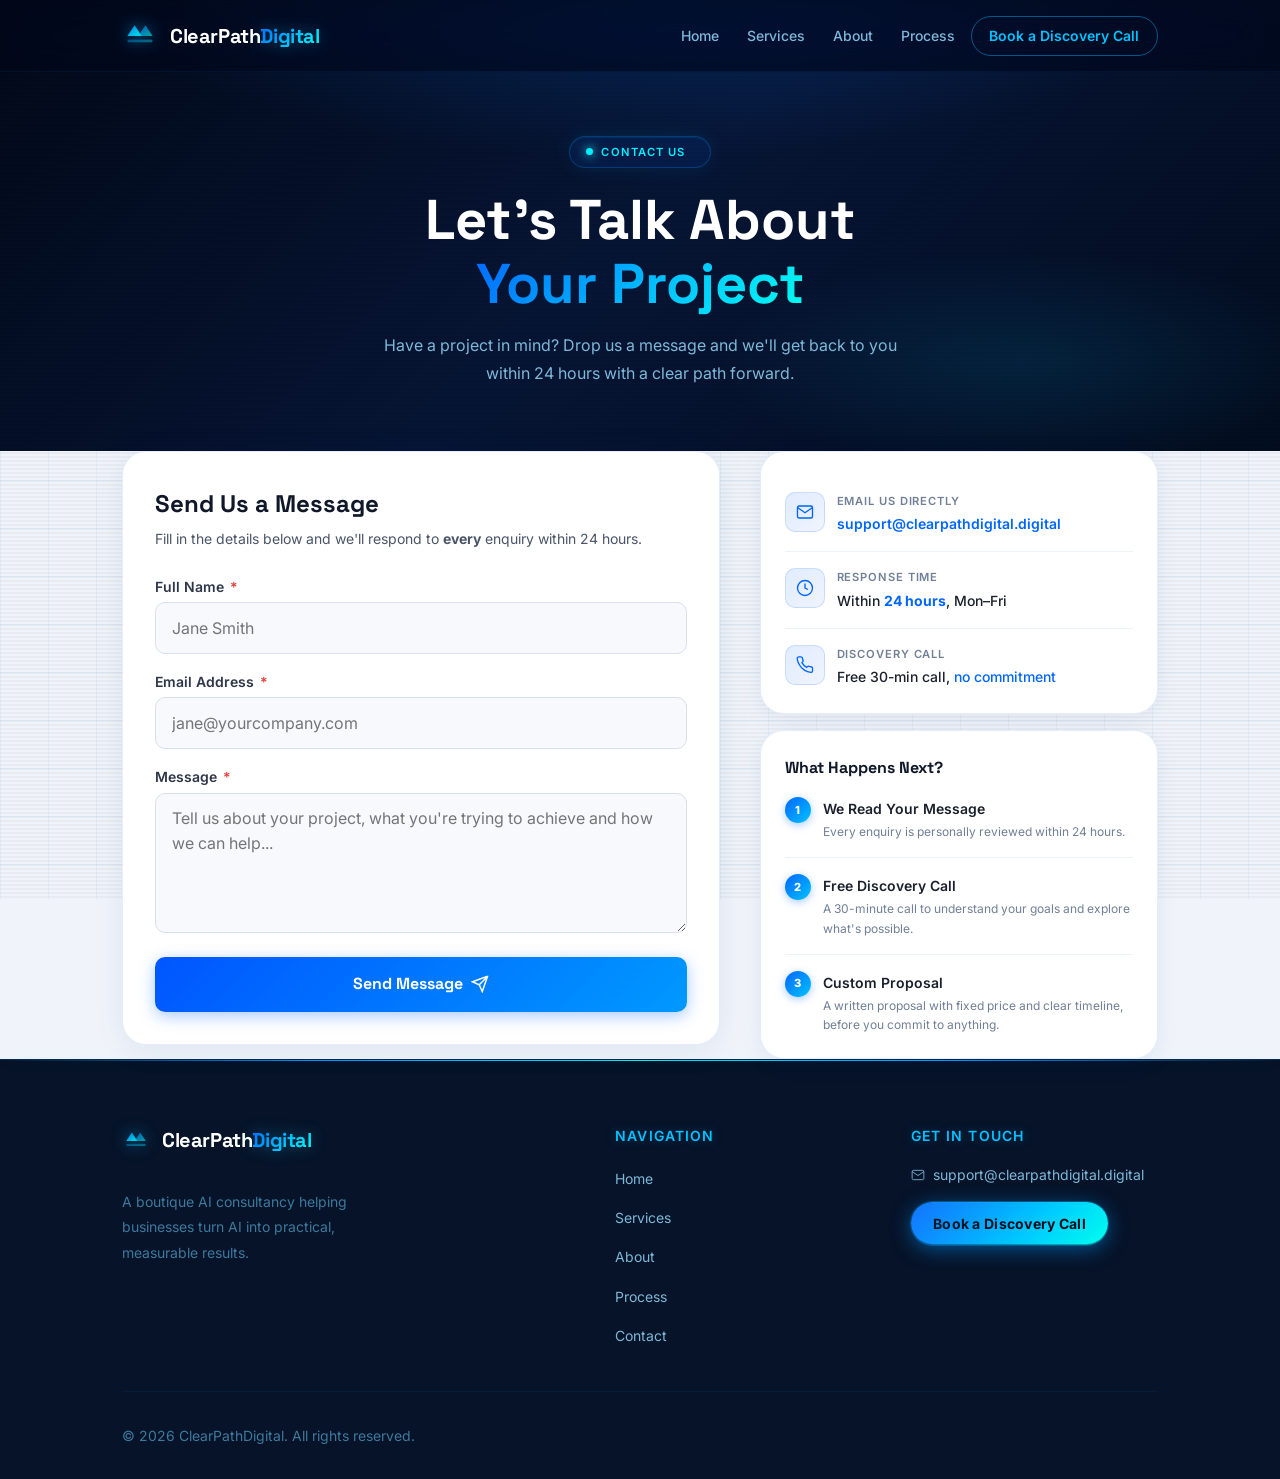
<file: contact.html>
<!DOCTYPE html>
<html lang="en">
<head>
  <meta charset="UTF-8" />
  <meta name="viewport" content="width=device-width, initial-scale=1.0" />
  <title>Contact Us – ClearPathDigital | Let's Talk About Your Project</title>
  <meta name="description" content="Get in touch with ClearPathDigital. Send us a message or email support@clearpathdigital.digital, we respond within 24 hours." />
  <meta name="robots" content="index, follow" />
  <link rel="canonical" href="https://clearpathdigital.digital/contact.html" />
  <meta name="theme-color" content="#030d1f" />
  <link rel="manifest" href="manifest.json" />
  <link rel="icon" type="image/svg+xml" href="assets/favicon.svg" />
  <link rel="preconnect" href="https://fonts.googleapis.com" />
  <link rel="preconnect" href="https://fonts.gstatic.com" crossorigin />
  <link href="https://fonts.googleapis.com/css2?family=Inter:wght@300;400;500;600;700;800;900&family=Space+Grotesk:wght@400;500;600;700&display=swap" rel="stylesheet" />
  <link rel="stylesheet" href="css/style.css" />

  <style>
    /* ── Contact page specific styles ───────────────────────── */

    /* Hero */
    .contact-hero {
      position: relative;
      background: linear-gradient(135deg, #020918 0%, #071535 50%, #030d1f 100%);
      padding-top: calc(var(--nav-h) + var(--sp-16));
      padding-bottom: var(--sp-16);
      text-align: center;
      overflow: hidden;
    }
    .contact-hero::before {
      content: '';
      position: absolute;
      inset: 0;
      background:
        radial-gradient(ellipse 60% 50% at 50% 0%, rgba(0,119,255,0.18) 0%, transparent 70%),
        radial-gradient(ellipse 40% 40% at 80% 80%, rgba(0,195,255,0.1) 0%, transparent 60%);
      pointer-events: none;
    }
    .contact-hero .container { position: relative; z-index: 1; }
    .contact-hero .hero-badge {
      display: inline-flex;
      align-items: center;
      gap: var(--sp-2);
      background: rgba(0,100,255,0.1);
      border: 1px solid rgba(0,150,255,0.25);
      border-radius: var(--r-full);
      padding: 0.35rem 1rem;
      font-size: 0.7rem;
      font-weight: var(--fw-semi);
      text-transform: uppercase;
      letter-spacing: 0.1em;
      color: var(--clr-cyan);
      margin-bottom: var(--sp-5);
    }
    .contact-hero h1 {
      font-family: var(--font-display);
      font-size: clamp(2rem, 5.5vw, 3.5rem);
      font-weight: var(--fw-black);
      color: var(--clr-white);
      line-height: 1.15;
      margin-bottom: var(--sp-4);
    }
    .contact-hero p {
      font-size: clamp(var(--fs-sm), 2vw, var(--fs-base));
      color: var(--clr-text-2);
      max-width: 520px;
      margin-inline: auto;
      line-height: 1.7;
    }

    /* Main contact section */
    .contact-main {
      background: #f0f4fa;
      padding: var(--sp-14) 0;
    }

    /* Two-column layout */
    .contact-layout {
      display: grid;
      grid-template-columns: 1.5fr 1fr;
      gap: var(--sp-10);
      align-items: start;
    }

    /* Form card */
    .form-card {
      background: #ffffff;
      border: 1px solid rgba(0,80,200,0.1);
      border-radius: var(--r-xl);
      padding: var(--sp-8);
      box-shadow: 0 4px 32px rgba(0,40,120,0.08);
    }
    .form-card h2 {
      font-family: var(--font-display);
      font-size: var(--fs-xl);
      font-weight: var(--fw-bold);
      color: #0f1729;
      margin-bottom: var(--sp-1);
    }
    .form-card .form-subtitle {
      font-size: var(--fs-sm);
      color: #4a5568;
      margin-bottom: var(--sp-6);
    }

    /* Form fields */
    .field {
      display: flex;
      flex-direction: column;
      gap: var(--sp-1);
      margin-bottom: var(--sp-4);
    }
    .field label {
      font-size: var(--fs-sm);
      font-weight: 600;
      color: #2d3748;
    }
    .field label .req { color: #e53e3e; margin-left: 2px; }
    .field input,
    .field textarea {
      width: 100%;
      background: #f7f9fc;
      border: 1px solid #d8e0ed;
      border-radius: var(--r-md);
      padding: 0.75rem 1rem;
      font-family: var(--font-base);
      font-size: 16px; /* prevent iOS zoom */
      color: #1a202c;
      transition: border-color 0.2s, box-shadow 0.2s;
      outline: none;
      box-sizing: border-box;
    }
    .field input:focus,
    .field textarea:focus {
      border-color: #0066ff;
      box-shadow: 0 0 0 3px rgba(0,100,255,0.12);
      background: #ffffff;
    }
    .field textarea {
      resize: vertical;
      min-height: 140px;
      line-height: 1.6;
    }

    /* Two-column row */
    .field-row {
      display: grid;
      grid-template-columns: 1fr 1fr;
      gap: var(--sp-4);
    }

    /* Honeypot, visually hidden from humans */
    .hp-field {
      position: absolute;
      left: -9999px;
      opacity: 0;
      height: 0;
      width: 0;
      overflow: hidden;
    }

    /* Submit button */
    .btn-send {
      display: inline-flex;
      align-items: center;
      justify-content: center;
      gap: var(--sp-2);
      width: 100%;
      background: linear-gradient(135deg, #0055ff, #0099ff);
      color: #ffffff;
      font-family: var(--font-display);
      font-size: var(--fs-base);
      font-weight: var(--fw-bold);
      border: none;
      border-radius: var(--r-md);
      padding: 0.9rem 2rem;
      cursor: pointer;
      transition: transform 0.18s, box-shadow 0.18s, filter 0.18s;
      box-shadow: 0 4px 16px rgba(0,100,255,0.35);
      margin-top: var(--sp-2);
    }
    .btn-send:hover {
      transform: translateY(-2px);
      box-shadow: 0 8px 24px rgba(0,100,255,0.45);
      filter: brightness(1.08);
    }
    .btn-send:active { transform: translateY(0); }
    .btn-send svg { flex-shrink: 0; }

    /* Info sidebar */
    .info-card {
      background: #ffffff;
      border: 1px solid rgba(0,80,200,0.1);
      border-radius: var(--r-xl);
      padding: var(--sp-6);
      box-shadow: 0 4px 24px rgba(0,40,120,0.07);
    }

    .info-item {
      display: flex;
      align-items: flex-start;
      gap: var(--sp-3);
      padding: var(--sp-4) 0;
      border-bottom: 1px solid #edf2f7;
    }
    .info-item:last-child { border-bottom: none; padding-bottom: 0; }

    .info-icon {
      width: 40px;
      height: 40px;
      border-radius: 10px;
      background: linear-gradient(135deg, rgba(0,100,255,0.12), rgba(0,60,200,0.06));
      border: 1px solid rgba(0,100,255,0.15);
      display: flex;
      align-items: center;
      justify-content: center;
      color: #0066ff;
      flex-shrink: 0;
    }
    .info-label {
      font-size: 0.7rem;
      text-transform: uppercase;
      letter-spacing: 0.08em;
      color: #718096;
      font-weight: 600;
      margin-bottom: 2px;
    }
    .info-value {
      font-size: var(--fs-sm);
      font-weight: 600;
      color: #0066ff;
      word-break: break-all;
    }
    .info-value a {
      color: inherit;
      transition: color 0.18s;
    }
    .info-value a:hover { color: #0040cc; text-decoration: underline; }

    /* What happens next */
    .next-card {
      background: #ffffff;
      border: 1px solid rgba(0,80,200,0.1);
      border-radius: var(--r-xl);
      padding: var(--sp-6);
      box-shadow: 0 4px 24px rgba(0,40,120,0.07);
      margin-top: var(--sp-4);
    }
    .next-card h3 {
      font-family: var(--font-display);
      font-size: var(--fs-base);
      font-weight: var(--fw-bold);
      color: #0f1729;
      margin-bottom: var(--sp-4);
    }
    .next-step {
      display: flex;
      align-items: flex-start;
      gap: var(--sp-3);
      margin-bottom: var(--sp-4);
      padding-bottom: var(--sp-4);
      border-bottom: 1px solid #edf2f7;
    }
    .next-step:last-child { margin-bottom: 0; padding-bottom: 0; border-bottom: none; }
    .step-num {
      width: 26px;
      height: 26px;
      border-radius: 50%;
      background: linear-gradient(135deg, #0066ff, #00c3ff);
      color: #fff;
      font-size: 0.7rem;
      font-weight: 800;
      display: flex;
      align-items: center;
      justify-content: center;
      flex-shrink: 0;
      box-shadow: 0 2px 8px rgba(0,100,255,0.35);
    }
    .step-title {
      font-size: var(--fs-sm);
      font-weight: 600;
      color: #1a202c;
      margin-bottom: 2px;
    }
    .step-desc {
      font-size: var(--fs-xs);
      color: #718096;
      line-height: 1.6;
    }

    /* Success banner (shown via :target or JS) */
    .form-success-banner {
      display: none;
      align-items: center;
      gap: var(--sp-3);
      background: linear-gradient(135deg, #e6f0ff, #e0f7fa);
      border: 1px solid #0066ff;
      border-radius: var(--r-lg);
      padding: var(--sp-4) var(--sp-5);
      color: #003d99;
      font-size: var(--fs-sm);
      font-weight: var(--fw-med);
      margin-bottom: var(--sp-5);
    }

    /* Responsive */
    @media (max-width: 900px) {
      .contact-layout { grid-template-columns: 1fr; }
      .info-card, .next-card { max-width: 560px; }
    }
    @media (max-width: 600px) {
      .form-card { padding: var(--sp-5); }
      .info-card, .next-card { padding: var(--sp-5); }
      .contact-main { padding: var(--sp-10) 0; }
      .field-row { grid-template-columns: 1fr; }
    }
  </style>
</head>

<body>
  <!-- NAVBAR -->
  <header class="navbar" id="navbar" role="banner">
    <div class="container nav-container">
      <a href="index.html" class="logo" aria-label="ClearPathDigital – Home">
        <span class="logo-icon" aria-hidden="true">
          <svg width="36" height="36" viewBox="0 0 40 40" fill="none">
            <defs><linearGradient id="cpd-c" x1="0%" y1="0%" x2="100%" y2="100%"><stop offset="0%" stop-color="#0077ff"/><stop offset="50%" stop-color="#00c3ff"/><stop offset="100%" stop-color="#00ffee"/></linearGradient></defs>
            <path d="M6 20 L14 8 L22 20 L14 20" fill="url(#cpd-c)" opacity="0.9"/>
            <path d="M18 20 L26 8 L34 20 L26 20" fill="url(#cpd-c)" opacity="0.6"/>
            <rect x="6" y="24" width="28" height="3" rx="1.5" fill="url(#cpd-c)" opacity="0.4"/>
          </svg>
        </span>
        <span class="logo-text">ClearPath<span class="logo-accent">Digital</span></span>
      </a>
      <nav class="nav-links" role="navigation" aria-label="Main navigation">
        <a href="index.html" class="nav-link">Home</a>
        <a href="index.html#services" class="nav-link">Services</a>
        <a href="about.html" class="nav-link">About</a>
        <a href="process.html" class="nav-link">Process</a>
        <a href="contact.html" class="nav-link nav-cta nav-cta-outline active">Book a Discovery Call</a>
      </nav>
      <button class="hamburger" id="hamburger" aria-label="Toggle menu" aria-expanded="false">
        <span></span><span></span><span></span>
      </button>
    </div>
    <div class="mobile-menu" id="mobile-menu">
      <a href="index.html" class="mobile-link">Home</a>
      <a href="index.html#services" class="mobile-link">Services</a>
      <a href="about.html" class="mobile-link">About</a>
      <a href="process.html" class="mobile-link">Process</a>
      <a href="contact.html" class="mobile-link mobile-cta">Book a Discovery Call</a>
    </div>
  </header>

  <main>

    <!-- HERO -->
    <section class="contact-hero" aria-label="Contact hero">
      <div class="container">
        <div class="hero-badge">
          <span class="badge-dot"></span>CONTACT US
        </div>
        <h1>Let's Talk About<br/><span class="gradient-text">Your Project</span></h1>
        <p>Have a project in mind? Drop us a message and we'll get back to you within 24 hours with a clear path forward.</p>
      </div>
    </section>

    <!-- CONTACT FORM + INFO -->
    <section class="contact-main" aria-labelledby="contact-form-heading">
      <div class="container">
        <div class="contact-layout">

          <!-- LEFT: Form -->
          <div class="form-card reveal">
            <h2 id="contact-form-heading">Send Us a Message</h2>
            <p class="form-subtitle">Fill in the details below and we'll respond to <strong>every</strong> enquiry within 24 hours.</p>

            <!-- Success banner (shown after redirect with ?sent=1) -->
            <div class="form-success-banner" id="success-banner" role="alert">
              <svg width="20" height="20" viewBox="0 0 24 24" fill="none" stroke="currentColor" stroke-width="2"><path d="M22 11.08V12a10 10 0 1 1-5.93-9.14"/><polyline points="22 4 12 14.01 9 11.01"/></svg>
              Thank you! Your message has been sent. We'll be in touch within 24 hours.
            </div>

            <form
              id="contact-form"
              action="https://api.web3forms.com/submit"
              method="POST"
              novalidate
              aria-label="Contact form"
            >
              <!-- Web3Forms: paste your access key here (get it free at web3forms.com) -->
              <input type="hidden" name="access_key" value="2dca4aaf-23eb-4799-aec2-09c0bb968b03" />

              <!-- Honeypot spam protection: bots fill this, humans don't -->
              <div class="hp-field" aria-hidden="true">
                <input type="checkbox" name="botcheck" tabindex="-1" autocomplete="off" />
              </div>

              <!-- Full Name -->
              <div class="field">
                <label for="name">Full Name <span class="req" aria-hidden="true">*</span></label>
                <input
                  type="text"
                  id="name"
                  name="name"
                  placeholder="Jane Smith"
                  required
                  aria-required="true"
                  autocomplete="name"
                />
              </div>

              <!-- Email -->
              <div class="field">
                <label for="email">Email Address <span class="req" aria-hidden="true">*</span></label>
                <input
                  type="email"
                  id="email"
                  name="email"
                  placeholder="jane@yourcompany.com"
                  required
                  aria-required="true"
                  autocomplete="email"
                />
              </div>

              <!-- Message -->
              <div class="field">
                <label for="message">Message <span class="req" aria-hidden="true">*</span></label>
                <textarea
                  id="message"
                  name="message"
                  placeholder="Tell us about your project, what you're trying to achieve and how we can help..."
                  required
                  aria-required="true"
                ></textarea>
              </div>

              <button type="submit" class="btn-send">
                Send Message
                <svg width="18" height="18" viewBox="0 0 24 24" fill="none" stroke="currentColor" stroke-width="2" aria-hidden="true">
                  <path d="M22 2L11 13M22 2L15 22l-4-9-9-4 19-7z"/>
                </svg>
              </button>

            </form>
          </div>

          <!-- RIGHT: Info -->
          <div>
            <div class="info-card reveal">

              <!-- Email -->
              <div class="info-item">
                <div class="info-icon" aria-hidden="true">
                  <svg width="18" height="18" viewBox="0 0 24 24" fill="none" stroke="currentColor" stroke-width="1.8">
                    <path d="M4 4h16c1.1 0 2 .9 2 2v12c0 1.1-.9 2-2 2H4c-1.1 0-2-.9-2-2V6c0-1.1.9-2 2-2z"/>
                    <polyline points="22,6 12,13 2,6"/>
                  </svg>
                </div>
                <div>
                  <div class="info-label">Email Us Directly</div>
                  <div class="info-value">
                    <a href="mailto:support@clearpathdigital.digital">support@clearpathdigital.digital</a>
                  </div>
                </div>
              </div>

              <!-- Response time -->
              <div class="info-item">
                <div class="info-icon" aria-hidden="true">
                  <svg width="18" height="18" viewBox="0 0 24 24" fill="none" stroke="currentColor" stroke-width="1.8">
                    <circle cx="12" cy="12" r="10"/>
                    <polyline points="12 6 12 12 16 14"/>
                  </svg>
                </div>
                <div>
                  <div class="info-label">Response Time</div>
                  <div class="info-value" style="color:#1a202c;font-weight:500;">Within <strong style="color:#0066ff;">24 hours</strong>, Mon–Fri</div>
                </div>
              </div>

              <!-- Discovery call -->
              <div class="info-item">
                <div class="info-icon" aria-hidden="true">
                  <svg width="18" height="18" viewBox="0 0 24 24" fill="none" stroke="currentColor" stroke-width="1.8">
                    <path d="M22 16.92v3a2 2 0 0 1-2.18 2 19.79 19.79 0 0 1-8.63-3.07A19.5 19.5 0 0 1 4.69 12 19.79 19.79 0 0 1 1.61 3.4 2 2 0 0 1 3.6 1.22h3a2 2 0 0 1 2 1.72 12.84 12.84 0 0 0 .7 2.81 2 2 0 0 1-.45 2.11L7.91 8.8a16 16 0 0 0 6.29 6.29l.95-.95a2 2 0 0 1 2.11-.45 12.84 12.84 0 0 0 2.81.7A2 2 0 0 1 22 16.92z"/>
                  </svg>
                </div>
                <div>
                  <div class="info-label">Discovery Call</div>
                  <div class="info-value" style="color:#1a202c;font-weight:500;">Free 30-min call, <span style="color:#0066ff;">no commitment</span></div>
                </div>
              </div>

            </div>

            <!-- What happens next -->
            <div class="next-card reveal">
              <h3>What Happens Next?</h3>

              <div class="next-step">
                <div class="step-num">1</div>
                <div>
                  <div class="step-title">We Read Your Message</div>
                  <div class="step-desc">Every enquiry is personally reviewed within 24 hours.</div>
                </div>
              </div>

              <div class="next-step">
                <div class="step-num">2</div>
                <div>
                  <div class="step-title">Free Discovery Call</div>
                  <div class="step-desc">A 30-minute call to understand your goals and explore what's possible.</div>
                </div>
              </div>

              <div class="next-step">
                <div class="step-num">3</div>
                <div>
                  <div class="step-title">Custom Proposal</div>
                  <div class="step-desc">A written proposal with fixed price and clear timeline, before you commit to anything.</div>
                </div>
              </div>

            </div>
          </div>

        </div>
      </div>
    </section>

  </main>

  <!-- FOOTER -->
  <footer class="footer" role="contentinfo">
    <div class="container">
      <div class="footer-light-grid">
        <div>
          <a href="index.html" class="logo" style="margin-bottom:var(--sp-4);display:inline-flex;">
            <span class="logo-icon"><svg width="28" height="28" viewBox="0 0 40 40" fill="none"><defs><linearGradient id="cpd-fc" x1="0%" y1="0%" x2="100%" y2="100%"><stop offset="0%" stop-color="#0077ff"/><stop offset="100%" stop-color="#00ffee"/></linearGradient></defs><path d="M6 20 L14 8 L22 20 L14 20" fill="url(#cpd-fc)" opacity="0.9"/><path d="M18 20 L26 8 L34 20 L26 20" fill="url(#cpd-fc)" opacity="0.6"/><rect x="6" y="24" width="28" height="3" rx="1.5" fill="url(#cpd-fc)" opacity="0.4"/></svg></span>
            <span class="logo-text">ClearPath<span class="logo-accent">Digital</span></span>
          </a>
          <p class="footer-tagline">A boutique AI consultancy helping businesses turn AI into practical, measurable results.</p>
        </div>
        <nav aria-label="Footer navigation">
          <h3 class="footer-heading">NAVIGATION</h3>
          <ul style="list-style:none;padding:0;margin:0;display:flex;flex-direction:column;gap:var(--sp-2);">
            <li><a href="index.html" class="footer-link">Home</a></li>
            <li><a href="index.html#services" class="footer-link">Services</a></li>
            <li><a href="about.html" class="footer-link">About</a></li>
            <li><a href="process.html" class="footer-link">Process</a></li>
            <li><a href="contact.html" class="footer-link">Contact</a></li>
          </ul>
        </nav>
        <div>
          <h3 class="footer-heading">GET IN TOUCH</h3>
          <a href="mailto:support@clearpathdigital.digital" style="display:flex;align-items:center;gap:var(--sp-2);color:var(--clr-text-2);font-size:var(--fs-sm);margin-bottom:var(--sp-4);transition:color 0.2s;" onmouseover="this.style.color='var(--clr-blue-bright)'" onmouseout="this.style.color='var(--clr-text-2)'">
            <svg width="14" height="14" viewBox="0 0 24 24" fill="none" stroke="currentColor" stroke-width="1.5"><path d="M4 4h16c1.1 0 2 .9 2 2v12c0 1.1-.9 2-2 2H4c-1.1 0-2-.9-2-2V6c0-1.1.9-2 2-2z"/><polyline points="22,6 12,13 2,6"/></svg>
            support@clearpathdigital.digital
          </a>
          <a href="contact.html" class="btn btn-primary" style="font-size:var(--fs-sm);padding:0.6rem 1.4rem;">Book a Discovery Call</a>
        </div>
      </div>
      <div class="footer-bottom">
        <p>&copy; <span id="current-year"></span> ClearPathDigital. All rights reserved.</p>
        
      </div>
    </div>
  </footer>

  <button class="back-to-top" id="back-to-top" aria-label="Back to top">
    <svg width="20" height="20" viewBox="0 0 24 24" fill="none" stroke="currentColor" stroke-width="2"><path d="M18 15l-6-6-6 6"/></svg>
  </button>

  <script src="js/main.js" defer></script>
  <script src="//code.tidio.co/2qh3d02vigbgudg4cw5vve6lf5jschsr.js" async></script>
  <script>
    /* Show success banner when redirected back with ?sent=1 */
    if (new URLSearchParams(window.location.search).get('sent') === '1') {
      var banner = document.getElementById('success-banner');
      if (banner) {
        banner.style.display = 'flex';
        banner.scrollIntoView({ behavior: 'smooth', block: 'center' });
      }
    }
  </script>
</body>
</html>
</file>
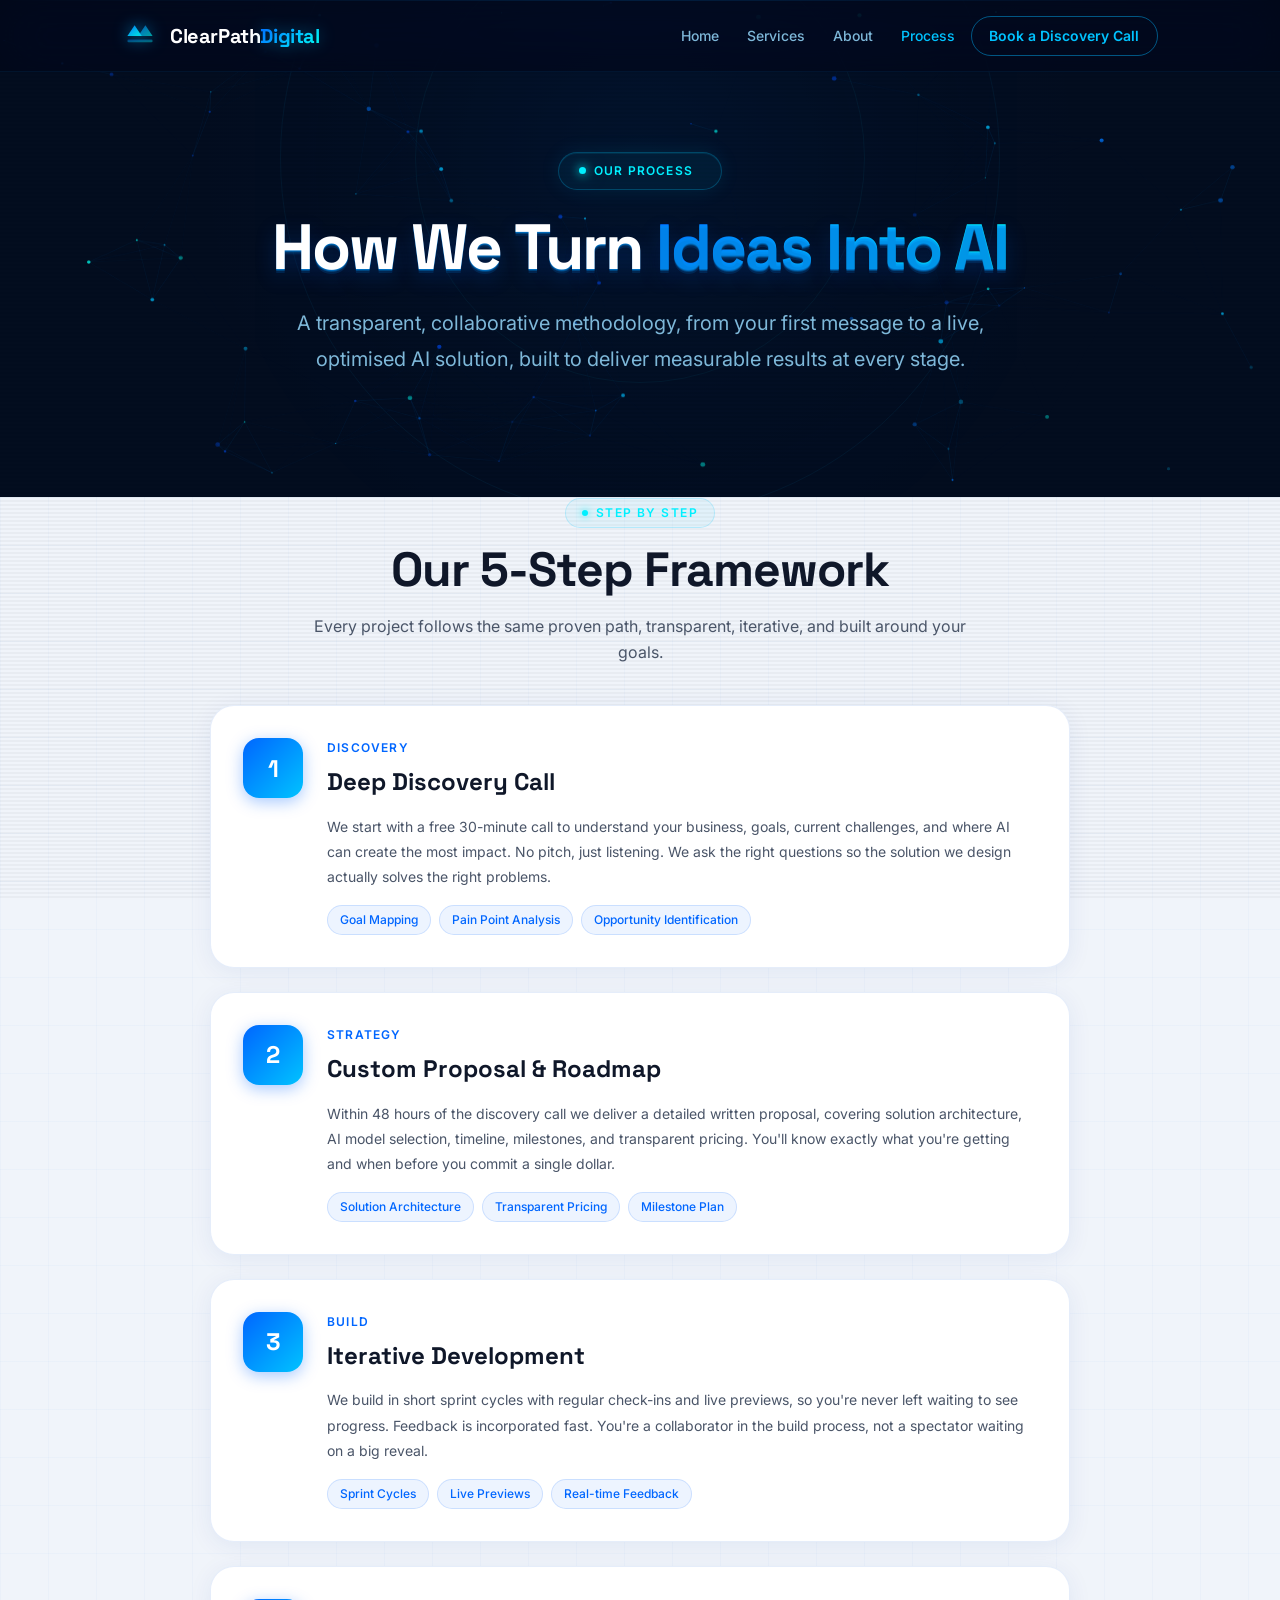
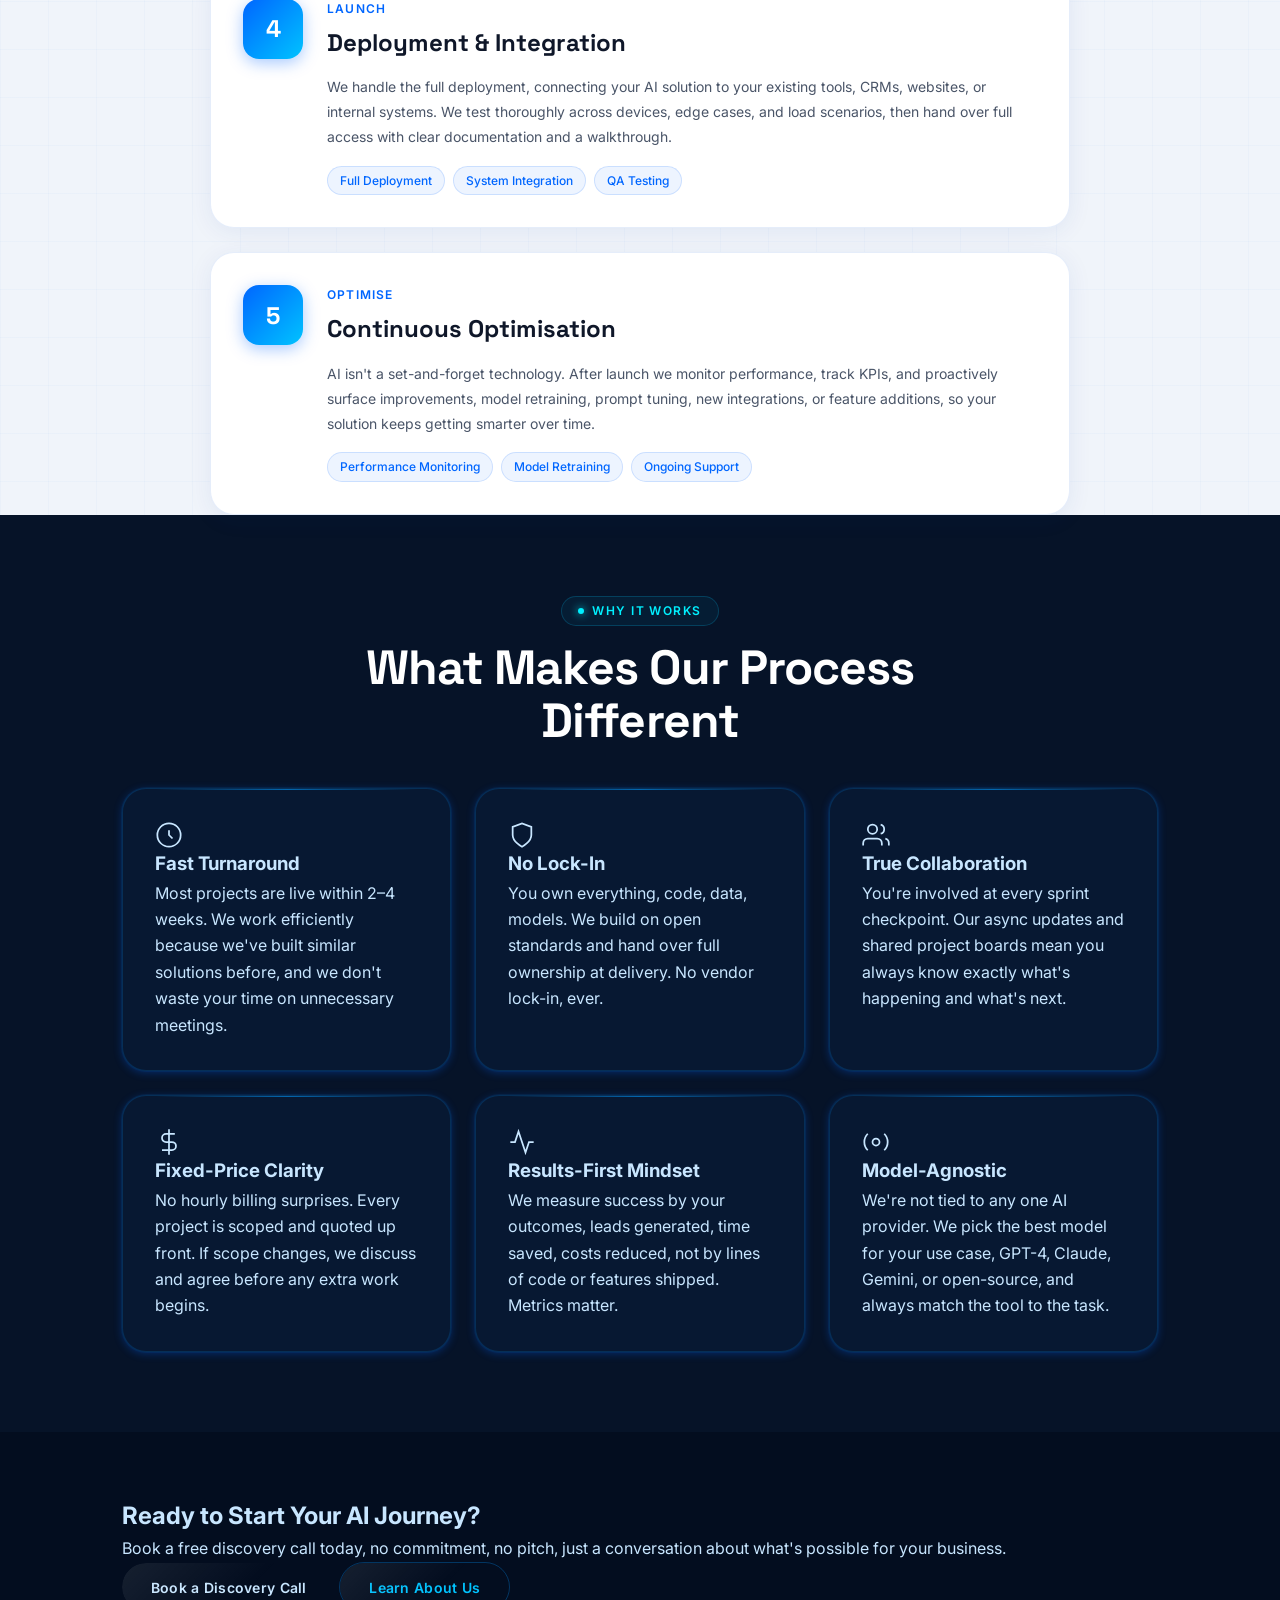
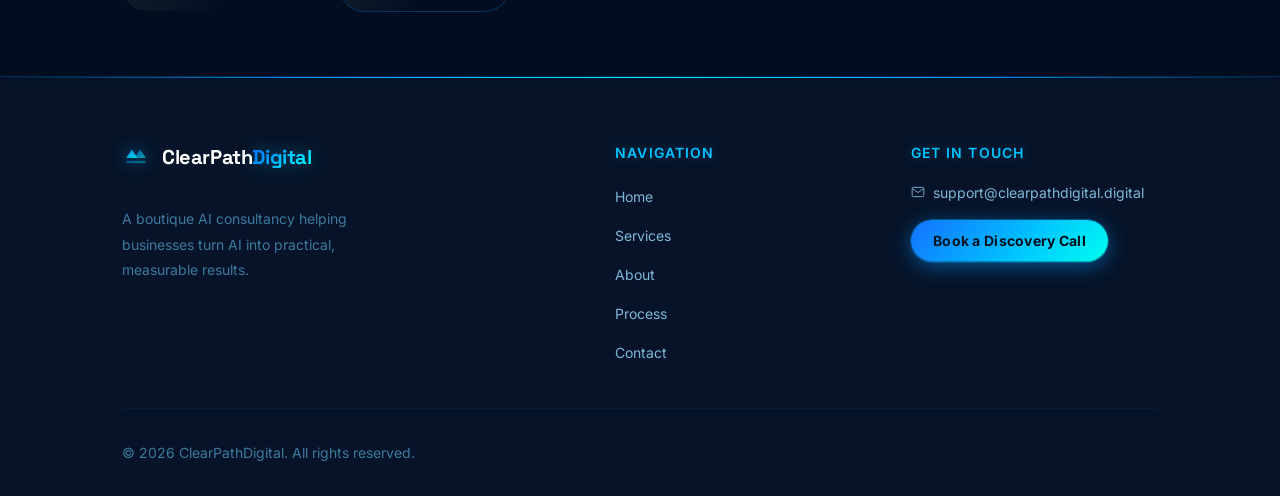
<file: process.html>
<!DOCTYPE html>
<html lang="en">
<head>
  <meta charset="UTF-8" />
  <meta name="viewport" content="width=device-width, initial-scale=1.0" />
  <title>Our Process – ClearPathDigital | How We Build AI Solutions</title>
  <meta name="description" content="Discover ClearPathDigital's proven 5-step process for delivering AI solutions, from deep discovery and custom design to launch, integration, and continuous optimisation." />
  <meta name="keywords" content="ClearPathDigital process, AI development process, how we work, AI project methodology, AI agency workflow" />
  <meta name="author" content="ClearPathDigital" />
  <meta name="robots" content="index, follow" />
  <link rel="canonical" href="https://clearpathdigital.digital/process.html" />

  <meta property="og:type" content="website" />
  <meta property="og:url" content="https://clearpathdigital.digital/process.html" />
  <meta property="og:title" content="Our Process – ClearPathDigital | How We Build AI Solutions" />
  <meta property="og:description" content="A transparent, collaborative 5-step process that turns your business goals into working AI, on time and on budget." />
  <meta property="og:site_name" content="ClearPathDigital" />
  <meta name="twitter:card" content="summary_large_image" />
  <meta name="twitter:title" content="Our Process – ClearPathDigital" />
  <meta name="theme-color" content="#030d1f" />
  <link rel="manifest" href="manifest.json" />
  <link rel="icon" type="image/svg+xml" href="assets/favicon.svg" />

  <link rel="preconnect" href="https://fonts.googleapis.com" />
  <link rel="preconnect" href="https://fonts.gstatic.com" crossorigin />
  <link href="https://fonts.googleapis.com/css2?family=Inter:wght@300;400;500;600;700;800;900&family=Space+Grotesk:wght@400;500;600;700&display=swap" rel="stylesheet" />
  <link rel="stylesheet" href="css/style.css" />

  <script type="application/ld+json">
  {
    "@context": "https://schema.org",
    "@type": "WebPage",
    "url": "https://clearpathdigital.digital/process.html",
    "name": "Our Process – ClearPathDigital",
    "description": "ClearPathDigital's proven 5-step methodology for building and deploying AI solutions.",
    "publisher": {
      "@type": "Organization",
      "name": "ClearPathDigital",
      "url": "https://clearpathdigital.digital/",
      "email": "support@clearpathdigital.digital"
    }
  }
  </script>
</head>

<body>
  <!-- NAVBAR -->
  <header class="navbar" id="navbar" role="banner">
    <div class="container nav-container">
      <a href="index.html" class="logo" aria-label="ClearPathDigital – Home">
        <span class="logo-icon" aria-hidden="true">
          <svg width="36" height="36" viewBox="0 0 40 40" fill="none">
            <defs><linearGradient id="cpd-p" x1="0%" y1="0%" x2="100%" y2="100%"><stop offset="0%" stop-color="#0077ff"/><stop offset="50%" stop-color="#00c3ff"/><stop offset="100%" stop-color="#00ffee"/></linearGradient></defs>
            <path d="M6 20 L14 8 L22 20 L14 20" fill="url(#cpd-p)" opacity="0.9"/>
            <path d="M18 20 L26 8 L34 20 L26 20" fill="url(#cpd-p)" opacity="0.6"/>
            <rect x="6" y="24" width="28" height="3" rx="1.5" fill="url(#cpd-p)" opacity="0.4"/>
          </svg>
        </span>
        <span class="logo-text">ClearPath<span class="logo-accent">Digital</span></span>
      </a>
      <nav class="nav-links" role="navigation" aria-label="Main navigation">
        <a href="index.html" class="nav-link">Home</a>
        <a href="index.html#services" class="nav-link">Services</a>
        <a href="about.html" class="nav-link">About</a>
        <a href="process.html" class="nav-link active">Process</a>
        <a href="contact.html" class="nav-link nav-cta nav-cta-outline">Book a Discovery Call</a>
      </nav>
      <button class="hamburger" id="hamburger" aria-label="Toggle menu" aria-expanded="false"><span></span><span></span><span></span></button>
    </div>
    <div class="mobile-menu" id="mobile-menu">
      <a href="index.html" class="mobile-link">Home</a>
      <a href="index.html#services" class="mobile-link">Services</a>
      <a href="about.html" class="mobile-link">About</a>
      <a href="process.html" class="mobile-link">Process</a>
      <a href="contact.html" class="mobile-link mobile-cta">Book a Discovery Call</a>
    </div>
  </header>

  <main>

    <!-- PAGE HERO -->
    <section class="page-hero" aria-label="Process hero">
      <canvas id="particles-canvas" aria-hidden="true" style="position:absolute;inset:0;width:100%;height:100%;pointer-events:none;"></canvas>
      <div class="hero-orb" aria-hidden="true"></div>
      <div class="container" style="position:relative;z-index:1;">
        <div class="hero-badge"><span class="badge-dot"></span>OUR PROCESS</div>
        <h1 class="hero-headline" style="font-size:clamp(2.25rem,6vw,4rem);">
          How We Turn <span class="gradient-text">Ideas Into AI</span>
        </h1>
        <p class="hero-sub">
          A transparent, collaborative methodology, from your first message to a live, optimised AI solution, built to deliver measurable results at every stage.
        </p>
      </div>
    </section>

    <!-- PROCESS STEPS -->
    <section class="section-light" style="padding:var(--sp-14) 0;" aria-labelledby="process-heading">
      <div class="container">
        <div class="section-header">
          <span class="section-tag">Step by Step</span>
          <h2 id="process-heading" class="section-title" style="color:#0f1729;">Our 5-Step Framework</h2>
          <p class="section-sub" style="color:#4a5568;">Every project follows the same proven path, transparent, iterative, and built around your goals.</p>
        </div>

        <!-- Steps -->
        <div style="max-width:860px;margin:0 auto;display:flex;flex-direction:column;gap:var(--sp-6);">

          <!-- Step 1 -->
          <div class="reveal" style="background:#ffffff;border:1px solid rgba(0,80,200,0.1);border-radius:var(--r-xl);padding:var(--sp-8);box-shadow:0 4px 24px rgba(0,50,150,0.07);display:grid;grid-template-columns:auto 1fr;gap:var(--sp-6);align-items:start;">
            <div style="width:60px;height:60px;border-radius:var(--r-lg);background:linear-gradient(135deg,#0066ff,#00c3ff);display:flex;align-items:center;justify-content:center;flex-shrink:0;box-shadow:0 4px 16px rgba(0,100,255,0.35);">
              <span style="font-family:var(--font-display);font-size:1.5rem;font-weight:800;color:#fff;">1</span>
            </div>
            <div>
              <div style="font-size:var(--fs-xs);text-transform:uppercase;letter-spacing:0.1em;color:#0066ff;font-weight:600;margin-bottom:var(--sp-1);">Discovery</div>
              <h3 style="font-family:var(--font-display);font-size:var(--fs-xl);font-weight:var(--fw-bold);color:#0f1729;margin-bottom:var(--sp-3);">Deep Discovery Call</h3>
              <p style="font-size:var(--fs-sm);color:#4a5568;line-height:1.8;">We start with a free 30-minute call to understand your business, goals, current challenges, and where AI can create the most impact. No pitch, just listening. We ask the right questions so the solution we design actually solves the right problems.</p>
              <div style="display:flex;flex-wrap:wrap;gap:var(--sp-2);margin-top:var(--sp-4);">
                <span style="background:rgba(0,100,255,0.07);color:#0066ff;font-size:var(--fs-xs);padding:4px 12px;border-radius:999px;font-weight:500;border:1px solid rgba(0,100,255,0.15);">Goal Mapping</span>
                <span style="background:rgba(0,100,255,0.07);color:#0066ff;font-size:var(--fs-xs);padding:4px 12px;border-radius:999px;font-weight:500;border:1px solid rgba(0,100,255,0.15);">Pain Point Analysis</span>
                <span style="background:rgba(0,100,255,0.07);color:#0066ff;font-size:var(--fs-xs);padding:4px 12px;border-radius:999px;font-weight:500;border:1px solid rgba(0,100,255,0.15);">Opportunity Identification</span>
              </div>
            </div>
          </div>

          <!-- Step 2 -->
          <div class="reveal" style="background:#ffffff;border:1px solid rgba(0,80,200,0.1);border-radius:var(--r-xl);padding:var(--sp-8);box-shadow:0 4px 24px rgba(0,50,150,0.07);display:grid;grid-template-columns:auto 1fr;gap:var(--sp-6);align-items:start;">
            <div style="width:60px;height:60px;border-radius:var(--r-lg);background:linear-gradient(135deg,#0066ff,#00c3ff);display:flex;align-items:center;justify-content:center;flex-shrink:0;box-shadow:0 4px 16px rgba(0,100,255,0.35);">
              <span style="font-family:var(--font-display);font-size:1.5rem;font-weight:800;color:#fff;">2</span>
            </div>
            <div>
              <div style="font-size:var(--fs-xs);text-transform:uppercase;letter-spacing:0.1em;color:#0066ff;font-weight:600;margin-bottom:var(--sp-1);">Strategy</div>
              <h3 style="font-family:var(--font-display);font-size:var(--fs-xl);font-weight:var(--fw-bold);color:#0f1729;margin-bottom:var(--sp-3);">Custom Proposal & Roadmap</h3>
              <p style="font-size:var(--fs-sm);color:#4a5568;line-height:1.8;">Within 48 hours of the discovery call we deliver a detailed written proposal, covering solution architecture, AI model selection, timeline, milestones, and transparent pricing. You'll know exactly what you're getting and when before you commit a single dollar.</p>
              <div style="display:flex;flex-wrap:wrap;gap:var(--sp-2);margin-top:var(--sp-4);">
                <span style="background:rgba(0,100,255,0.07);color:#0066ff;font-size:var(--fs-xs);padding:4px 12px;border-radius:999px;font-weight:500;border:1px solid rgba(0,100,255,0.15);">Solution Architecture</span>
                <span style="background:rgba(0,100,255,0.07);color:#0066ff;font-size:var(--fs-xs);padding:4px 12px;border-radius:999px;font-weight:500;border:1px solid rgba(0,100,255,0.15);">Transparent Pricing</span>
                <span style="background:rgba(0,100,255,0.07);color:#0066ff;font-size:var(--fs-xs);padding:4px 12px;border-radius:999px;font-weight:500;border:1px solid rgba(0,100,255,0.15);">Milestone Plan</span>
              </div>
            </div>
          </div>

          <!-- Step 3 -->
          <div class="reveal" style="background:#ffffff;border:1px solid rgba(0,80,200,0.1);border-radius:var(--r-xl);padding:var(--sp-8);box-shadow:0 4px 24px rgba(0,50,150,0.07);display:grid;grid-template-columns:auto 1fr;gap:var(--sp-6);align-items:start;">
            <div style="width:60px;height:60px;border-radius:var(--r-lg);background:linear-gradient(135deg,#0066ff,#00c3ff);display:flex;align-items:center;justify-content:center;flex-shrink:0;box-shadow:0 4px 16px rgba(0,100,255,0.35);">
              <span style="font-family:var(--font-display);font-size:1.5rem;font-weight:800;color:#fff;">3</span>
            </div>
            <div>
              <div style="font-size:var(--fs-xs);text-transform:uppercase;letter-spacing:0.1em;color:#0066ff;font-weight:600;margin-bottom:var(--sp-1);">Build</div>
              <h3 style="font-family:var(--font-display);font-size:var(--fs-xl);font-weight:var(--fw-bold);color:#0f1729;margin-bottom:var(--sp-3);">Iterative Development</h3>
              <p style="font-size:var(--fs-sm);color:#4a5568;line-height:1.8;">We build in short sprint cycles with regular check-ins and live previews, so you're never left waiting to see progress. Feedback is incorporated fast. You're a collaborator in the build process, not a spectator waiting on a big reveal.</p>
              <div style="display:flex;flex-wrap:wrap;gap:var(--sp-2);margin-top:var(--sp-4);">
                <span style="background:rgba(0,100,255,0.07);color:#0066ff;font-size:var(--fs-xs);padding:4px 12px;border-radius:999px;font-weight:500;border:1px solid rgba(0,100,255,0.15);">Sprint Cycles</span>
                <span style="background:rgba(0,100,255,0.07);color:#0066ff;font-size:var(--fs-xs);padding:4px 12px;border-radius:999px;font-weight:500;border:1px solid rgba(0,100,255,0.15);">Live Previews</span>
                <span style="background:rgba(0,100,255,0.07);color:#0066ff;font-size:var(--fs-xs);padding:4px 12px;border-radius:999px;font-weight:500;border:1px solid rgba(0,100,255,0.15);">Real-time Feedback</span>
              </div>
            </div>
          </div>

          <!-- Step 4 -->
          <div class="reveal" style="background:#ffffff;border:1px solid rgba(0,80,200,0.1);border-radius:var(--r-xl);padding:var(--sp-8);box-shadow:0 4px 24px rgba(0,50,150,0.07);display:grid;grid-template-columns:auto 1fr;gap:var(--sp-6);align-items:start;">
            <div style="width:60px;height:60px;border-radius:var(--r-lg);background:linear-gradient(135deg,#0066ff,#00c3ff);display:flex;align-items:center;justify-content:center;flex-shrink:0;box-shadow:0 4px 16px rgba(0,100,255,0.35);">
              <span style="font-family:var(--font-display);font-size:1.5rem;font-weight:800;color:#fff;">4</span>
            </div>
            <div>
              <div style="font-size:var(--fs-xs);text-transform:uppercase;letter-spacing:0.1em;color:#0066ff;font-weight:600;margin-bottom:var(--sp-1);">Launch</div>
              <h3 style="font-family:var(--font-display);font-size:var(--fs-xl);font-weight:var(--fw-bold);color:#0f1729;margin-bottom:var(--sp-3);">Deployment & Integration</h3>
              <p style="font-size:var(--fs-sm);color:#4a5568;line-height:1.8;">We handle the full deployment, connecting your AI solution to your existing tools, CRMs, websites, or internal systems. We test thoroughly across devices, edge cases, and load scenarios, then hand over full access with clear documentation and a walkthrough.</p>
              <div style="display:flex;flex-wrap:wrap;gap:var(--sp-2);margin-top:var(--sp-4);">
                <span style="background:rgba(0,100,255,0.07);color:#0066ff;font-size:var(--fs-xs);padding:4px 12px;border-radius:999px;font-weight:500;border:1px solid rgba(0,100,255,0.15);">Full Deployment</span>
                <span style="background:rgba(0,100,255,0.07);color:#0066ff;font-size:var(--fs-xs);padding:4px 12px;border-radius:999px;font-weight:500;border:1px solid rgba(0,100,255,0.15);">System Integration</span>
                <span style="background:rgba(0,100,255,0.07);color:#0066ff;font-size:var(--fs-xs);padding:4px 12px;border-radius:999px;font-weight:500;border:1px solid rgba(0,100,255,0.15);">QA Testing</span>
              </div>
            </div>
          </div>

          <!-- Step 5 -->
          <div class="reveal" style="background:#ffffff;border:1px solid rgba(0,80,200,0.1);border-radius:var(--r-xl);padding:var(--sp-8);box-shadow:0 4px 24px rgba(0,50,150,0.07);display:grid;grid-template-columns:auto 1fr;gap:var(--sp-6);align-items:start;">
            <div style="width:60px;height:60px;border-radius:var(--r-lg);background:linear-gradient(135deg,#0066ff,#00c3ff);display:flex;align-items:center;justify-content:center;flex-shrink:0;box-shadow:0 4px 16px rgba(0,100,255,0.35);">
              <span style="font-family:var(--font-display);font-size:1.5rem;font-weight:800;color:#fff;">5</span>
            </div>
            <div>
              <div style="font-size:var(--fs-xs);text-transform:uppercase;letter-spacing:0.1em;color:#0066ff;font-weight:600;margin-bottom:var(--sp-1);">Optimise</div>
              <h3 style="font-family:var(--font-display);font-size:var(--fs-xl);font-weight:var(--fw-bold);color:#0f1729;margin-bottom:var(--sp-3);">Continuous Optimisation</h3>
              <p style="font-size:var(--fs-sm);color:#4a5568;line-height:1.8;">AI isn't a set-and-forget technology. After launch we monitor performance, track KPIs, and proactively surface improvements, model retraining, prompt tuning, new integrations, or feature additions, so your solution keeps getting smarter over time.</p>
              <div style="display:flex;flex-wrap:wrap;gap:var(--sp-2);margin-top:var(--sp-4);">
                <span style="background:rgba(0,100,255,0.07);color:#0066ff;font-size:var(--fs-xs);padding:4px 12px;border-radius:999px;font-weight:500;border:1px solid rgba(0,100,255,0.15);">Performance Monitoring</span>
                <span style="background:rgba(0,100,255,0.07);color:#0066ff;font-size:var(--fs-xs);padding:4px 12px;border-radius:999px;font-weight:500;border:1px solid rgba(0,100,255,0.15);">Model Retraining</span>
                <span style="background:rgba(0,100,255,0.07);color:#0066ff;font-size:var(--fs-xs);padding:4px 12px;border-radius:999px;font-weight:500;border:1px solid rgba(0,100,255,0.15);">Ongoing Support</span>
              </div>
            </div>
          </div>

        </div>
      </div>
    </section>

    <!-- WHAT SETS US APART -->
    <section style="padding:var(--sp-20) 0;background:var(--clr-bg-2);" aria-labelledby="differentiators-heading">
      <div class="container">
        <div class="section-header">
          <span class="section-tag">Why It Works</span>
          <h2 id="differentiators-heading" class="section-title">What Makes Our Process Different</h2>
        </div>
        <div class="services-grid">
          <div class="service-card reveal">
            <div class="card-icon" aria-hidden="true">
              <svg width="28" height="28" viewBox="0 0 24 24" fill="none" stroke="currentColor" stroke-width="1.5"><circle cx="12" cy="12" r="10"/><path d="M12 8v4l3 3"/></svg>
            </div>
            <h3>Fast Turnaround</h3>
            <p>Most projects are live within 2–4 weeks. We work efficiently because we've built similar solutions before, and we don't waste your time on unnecessary meetings.</p>
          </div>
          <div class="service-card reveal">
            <div class="card-icon" aria-hidden="true">
              <svg width="28" height="28" viewBox="0 0 24 24" fill="none" stroke="currentColor" stroke-width="1.5"><path d="M12 22s8-4 8-10V5l-8-3-8 3v7c0 6 8 10 8 10z"/></svg>
            </div>
            <h3>No Lock-In</h3>
            <p>You own everything, code, data, models. We build on open standards and hand over full ownership at delivery. No vendor lock-in, ever.</p>
          </div>
          <div class="service-card reveal">
            <div class="card-icon" aria-hidden="true">
              <svg width="28" height="28" viewBox="0 0 24 24" fill="none" stroke="currentColor" stroke-width="1.5"><path d="M17 21v-2a4 4 0 0 0-4-4H5a4 4 0 0 0-4 4v2"/><circle cx="9" cy="7" r="4"/><path d="M23 21v-2a4 4 0 0 0-3-3.87M16 3.13a4 4 0 0 1 0 7.75"/></svg>
            </div>
            <h3>True Collaboration</h3>
            <p>You're involved at every sprint checkpoint. Our async updates and shared project boards mean you always know exactly what's happening and what's next.</p>
          </div>
          <div class="service-card reveal">
            <div class="card-icon" aria-hidden="true">
              <svg width="28" height="28" viewBox="0 0 24 24" fill="none" stroke="currentColor" stroke-width="1.5"><line x1="12" y1="1" x2="12" y2="23"/><path d="M17 5H9.5a3.5 3.5 0 0 0 0 7h5a3.5 3.5 0 0 1 0 7H6"/></svg>
            </div>
            <h3>Fixed-Price Clarity</h3>
            <p>No hourly billing surprises. Every project is scoped and quoted up front. If scope changes, we discuss and agree before any extra work begins.</p>
          </div>
          <div class="service-card reveal">
            <div class="card-icon" aria-hidden="true">
              <svg width="28" height="28" viewBox="0 0 24 24" fill="none" stroke="currentColor" stroke-width="1.5"><polyline points="22 12 18 12 15 21 9 3 6 12 2 12"/></svg>
            </div>
            <h3>Results-First Mindset</h3>
            <p>We measure success by your outcomes, leads generated, time saved, costs reduced, not by lines of code or features shipped. Metrics matter.</p>
          </div>
          <div class="service-card reveal">
            <div class="card-icon" aria-hidden="true">
              <svg width="28" height="28" viewBox="0 0 24 24" fill="none" stroke="currentColor" stroke-width="1.5"><circle cx="12" cy="12" r="3"/><path d="M19.07 4.93a10 10 0 0 1 0 14.14M4.93 4.93a10 10 0 0 0 0 14.14"/></svg>
            </div>
            <h3>Model-Agnostic</h3>
            <p>We're not tied to any one AI provider. We pick the best model for your use case, GPT-4, Claude, Gemini, or open-source, and always match the tool to the task.</p>
          </div>
        </div>
      </div>
    </section>

    <!-- CTA STRIP -->
    <section class="cta-strip" aria-label="Start your project">
      <div class="container">
        <div class="cta-content">
          <h2 class="cta-title">Ready to Start Your AI Journey?</h2>
          <p class="cta-sub">Book a free discovery call today, no commitment, no pitch, just a conversation about what's possible for your business.</p>
          <div class="cta-buttons">
            <a href="contact.html" class="btn btn-white">Book a Discovery Call</a>
            <a href="about.html" class="btn btn-outline">Learn About Us</a>
          </div>
        </div>
      </div>
    </section>

  </main>

  <!-- FOOTER: 3-column light grid -->
  <footer class="footer" role="contentinfo">
    <div class="container">
      <div class="footer-light-grid">

        <!-- Brand -->
        <div>
          <a href="index.html" class="logo" style="margin-bottom:var(--sp-4);display:inline-flex;">
            <span class="logo-icon"><svg width="28" height="28" viewBox="0 0 40 40" fill="none"><defs><linearGradient id="cpd-fp" x1="0%" y1="0%" x2="100%" y2="100%"><stop offset="0%" stop-color="#0077ff"/><stop offset="100%" stop-color="#00ffee"/></linearGradient></defs><path d="M6 20 L14 8 L22 20 L14 20" fill="url(#cpd-fp)" opacity="0.9"/><path d="M18 20 L26 8 L34 20 L26 20" fill="url(#cpd-fp)" opacity="0.6"/><rect x="6" y="24" width="28" height="3" rx="1.5" fill="url(#cpd-fp)" opacity="0.4"/></svg></span>
            <span class="logo-text">ClearPath<span class="logo-accent">Digital</span></span>
          </a>
          <p class="footer-tagline">A boutique AI consultancy helping businesses turn AI into practical, measurable results.</p>
        </div>

        <!-- Navigation -->
        <nav aria-label="Footer navigation">
          <h3 class="footer-heading">NAVIGATION</h3>
          <ul style="list-style:none;padding:0;margin:0;display:flex;flex-direction:column;gap:var(--sp-2);">
            <li><a href="index.html" class="footer-link">Home</a></li>
            <li><a href="index.html#services" class="footer-link">Services</a></li>
            <li><a href="about.html" class="footer-link">About</a></li>
            <li><a href="process.html" class="footer-link">Process</a></li>
            <li><a href="contact.html" class="footer-link">Contact</a></li>
          </ul>
        </nav>

        <!-- Get in Touch -->
        <div>
          <h3 class="footer-heading">GET IN TOUCH</h3>
          <a href="mailto:support@clearpathdigital.digital" style="display:flex;align-items:center;gap:var(--sp-2);color:var(--clr-text-2);font-size:var(--fs-sm);margin-bottom:var(--sp-4);transition:color var(--dur-fast);" onmouseover="this.style.color='var(--clr-blue-bright)'" onmouseout="this.style.color='var(--clr-text-2)'">
            <svg width="14" height="14" viewBox="0 0 24 24" fill="none" stroke="currentColor" stroke-width="1.5"><path d="M4 4h16c1.1 0 2 .9 2 2v12c0 1.1-.9 2-2 2H4c-1.1 0-2-.9-2-2V6c0-1.1.9-2 2-2z"/><polyline points="22,6 12,13 2,6"/></svg>
            support@clearpathdigital.digital
          </a>
          <a href="contact.html" class="btn btn-primary" style="font-size:var(--fs-sm);padding:0.6rem 1.4rem;">Book a Discovery Call</a>
        </div>

      </div>
      <div class="footer-bottom">
        <p>&copy; <span id="current-year"></span> ClearPathDigital. All rights reserved.</p>
        
      </div>
    </div>
  </footer>

  <button class="back-to-top" id="back-to-top" aria-label="Back to top">
    <svg width="20" height="20" viewBox="0 0 24 24" fill="none" stroke="currentColor" stroke-width="2"><path d="M18 15l-6-6-6 6"/></svg>
  </button>

  <script src="js/main.js" defer></script>
  <script src="//code.tidio.co/2qh3d02vigbgudg4cw5vve6lf5jschsr.js" async></script>
</body>
</html>
</file>
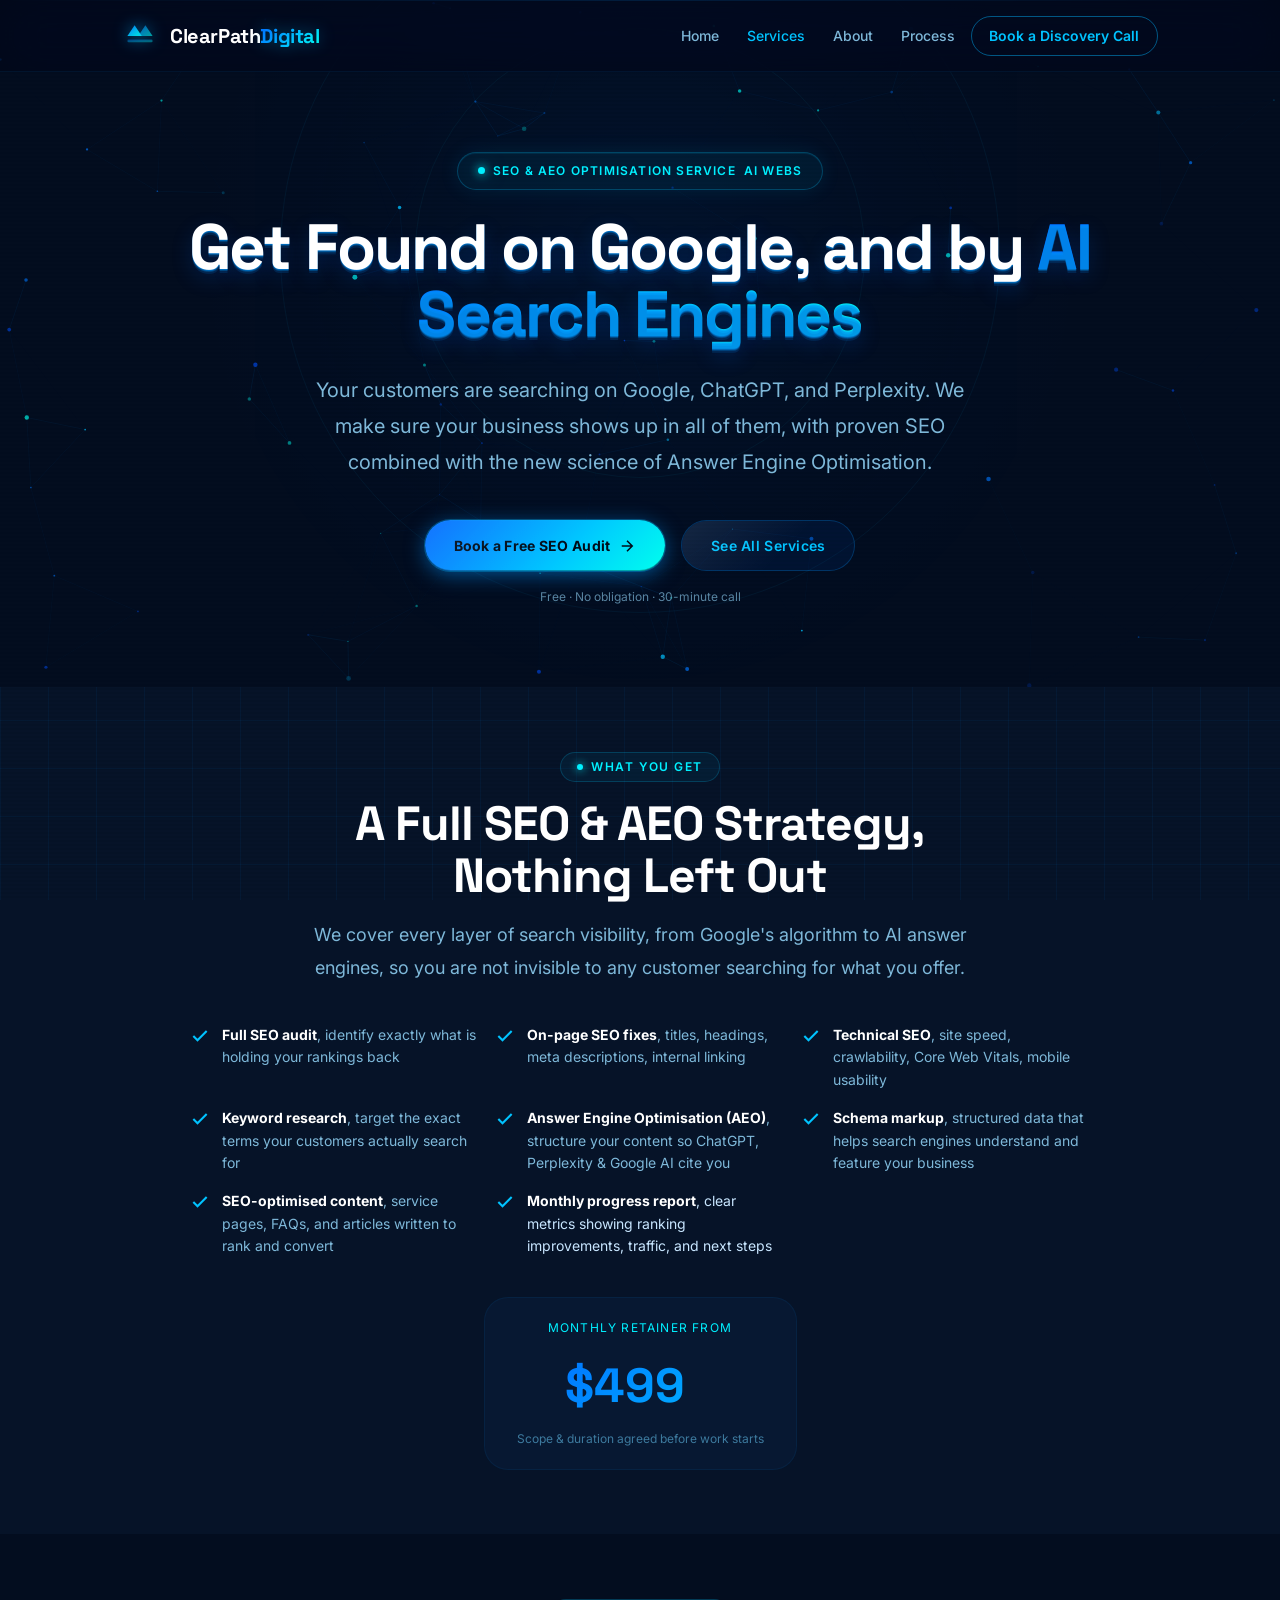
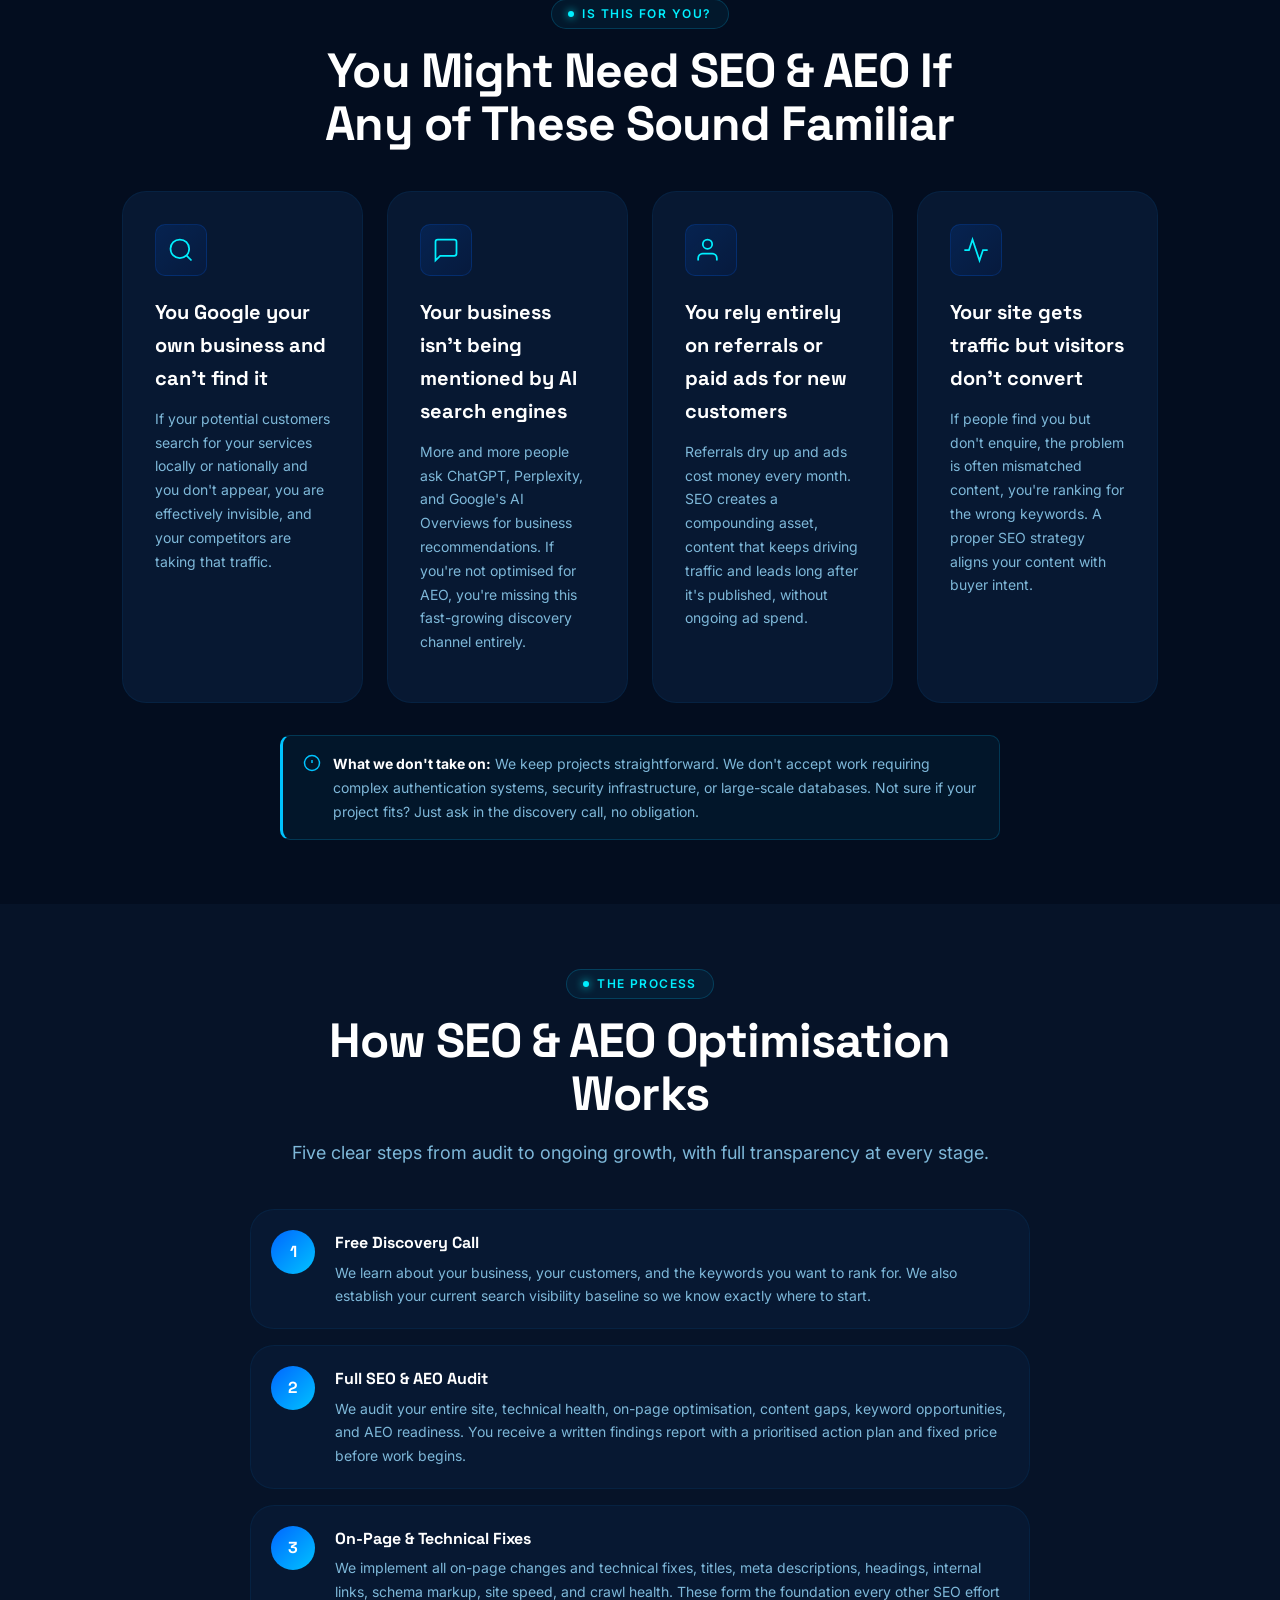
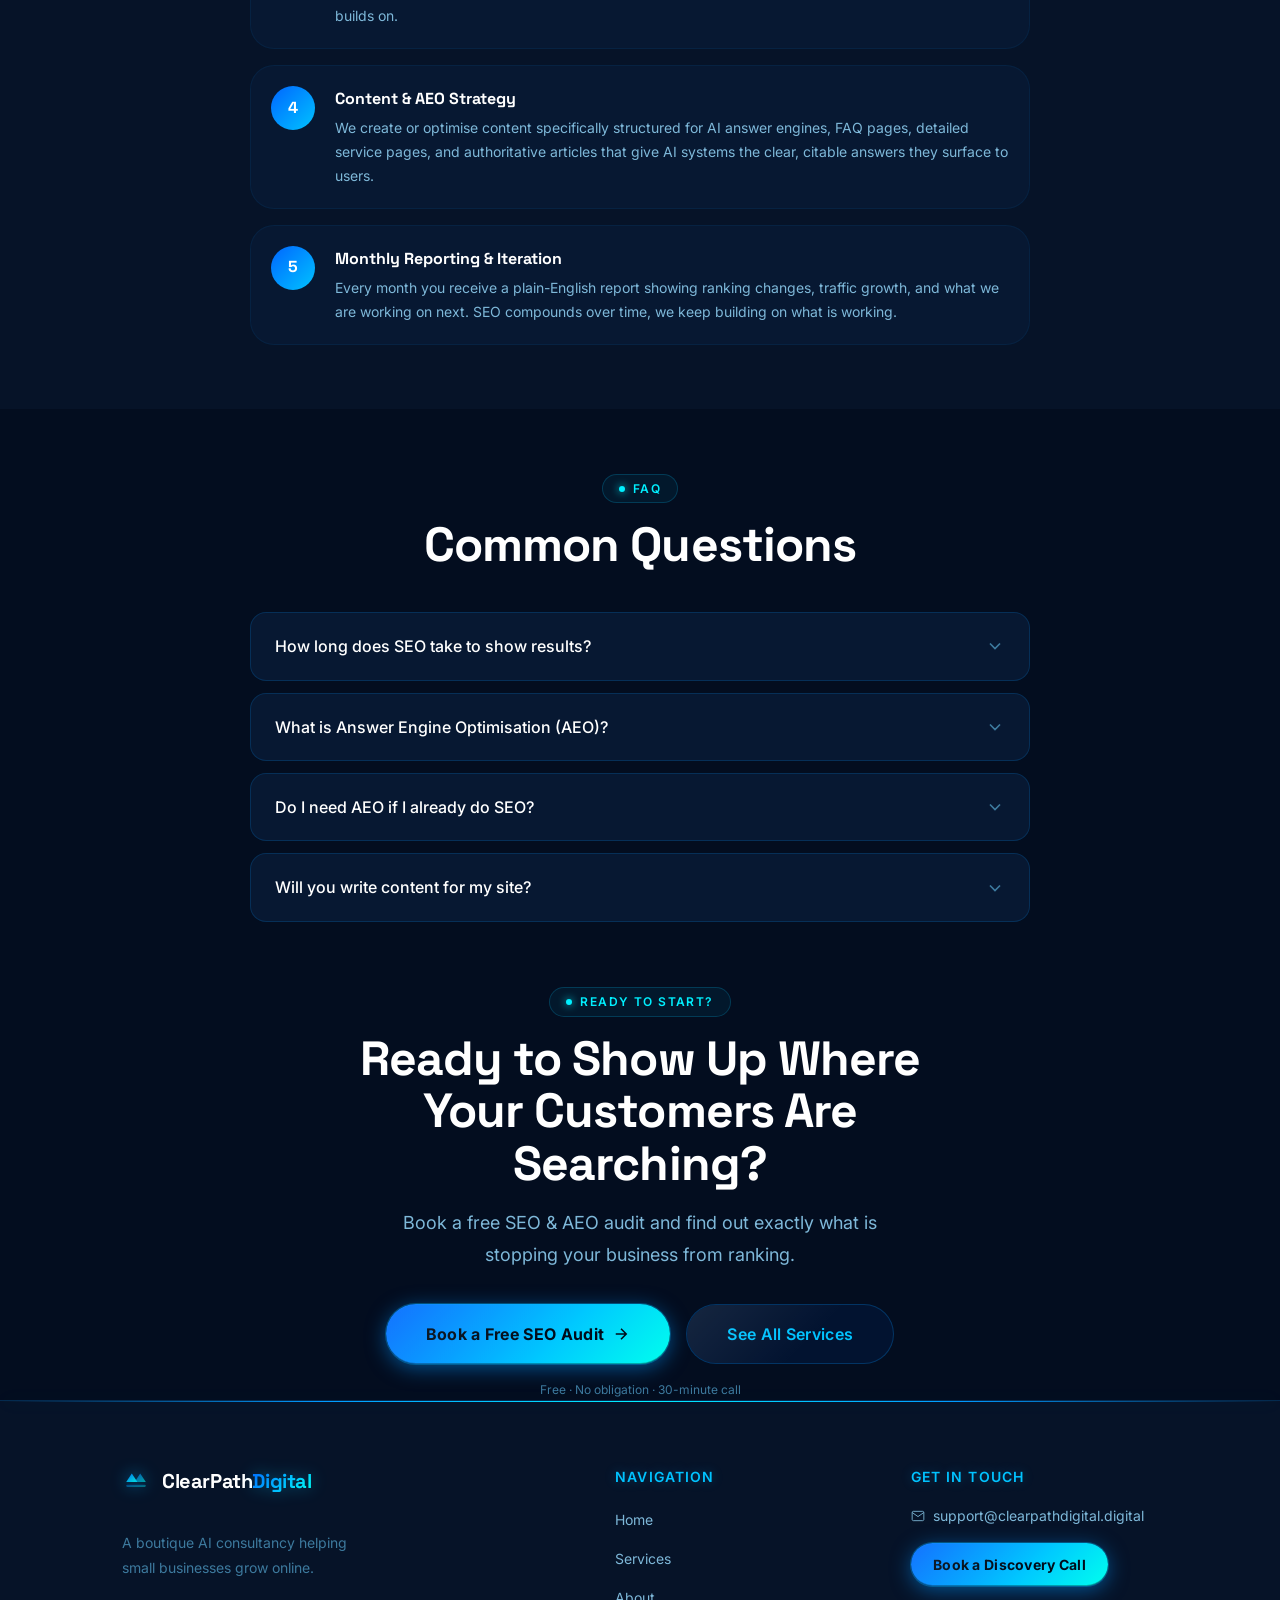
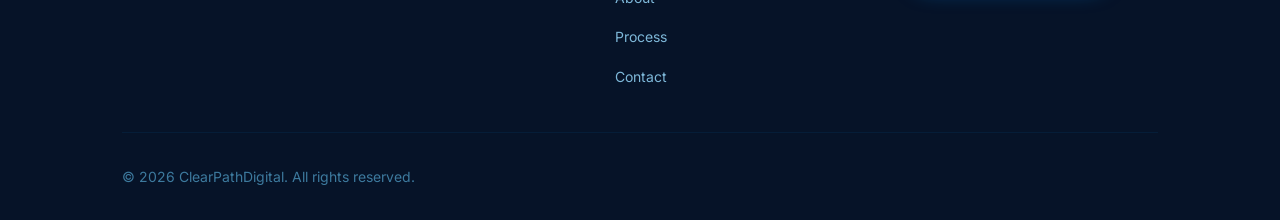
<file: seo-aeo.html>
<!DOCTYPE html>
<html lang="en">
<head>
  <meta charset="UTF-8" />
  <meta name="viewport" content="width=device-width, initial-scale=1.0" />
  <title>SEO &amp; AEO Optimisation for Small Businesses, ClearPathDigital</title>
  <meta name="description" content="Rank higher on Google and get discovered by AI search engines like ChatGPT and Perplexity. ClearPathDigital delivers SEO and Answer Engine Optimisation for small businesses." />
  <meta name="keywords" content="SEO, AEO, answer engine optimisation, AI search, Google ranking, small business SEO, ClearPathDigital" />
  <meta name="author" content="ClearPathDigital" />
  <meta name="robots" content="index, follow" />
  <link rel="canonical" href="https://clearpathdigital.digital/seo-aeo.html" />
  <meta property="og:type" content="website" />
  <meta property="og:url" content="https://clearpathdigital.digital/seo-aeo.html" />
  <meta property="og:title" content="SEO &amp; AEO Optimisation for Small Businesses, ClearPathDigital" />
  <meta property="og:description" content="Rank on Google and get found by AI search engines. SEO and Answer Engine Optimisation starting from $999." />
  <meta property="og:site_name" content="ClearPathDigital" />
  <meta name="twitter:card" content="summary_large_image" />
  <meta name="twitter:title" content="SEO &amp; AEO Optimisation, ClearPathDigital" />
  <meta name="theme-color" content="#030d1f" />
  <link rel="manifest" href="manifest.json" />
  <link rel="icon" type="image/svg+xml" href="assets/favicon.svg" />
  <link rel="preconnect" href="https://fonts.googleapis.com" />
  <link rel="preconnect" href="https://fonts.gstatic.com" crossorigin />
  <link href="https://fonts.googleapis.com/css2?family=Inter:wght@300;400;500;600;700;800;900&family=Space+Grotesk:wght@400;500;600;700&display=swap" rel="stylesheet" />
  <link rel="stylesheet" href="css/style.css" />

  <script type="application/ld+json">
  {
    "@context": "https://schema.org",
    "@graph": [
      {
        "@type": "Service",
        "@id": "https://clearpathdigital.digital/seo-aeo.html#service",
        "name": "SEO & AEO Optimisation",
        "provider": { "@type": "Organization", "name": "ClearPathDigital", "url": "https://clearpathdigital.digital/" },
        "description": "On-page SEO, technical SEO, and Answer Engine Optimisation to help small businesses rank on Google and get discovered by AI search engines like ChatGPT and Perplexity.",
        "url": "https://clearpathdigital.digital/seo-aeo.html",
        "areaServed": "Worldwide",
        "offers": { "@type": "Offer", "priceCurrency": "USD", "priceSpecification": { "@type": "PriceSpecification", "minPrice": "999", "description": "Starting from $999" } }
      },
      {
        "@type": "FAQPage",
        "mainEntity": [
          { "@type": "Question", "name": "How long does SEO take to show results?", "acceptedAnswer": { "@type": "Answer", "text": "SEO is a long-term investment. Most businesses start seeing meaningful improvements in rankings and traffic within 3-6 months. Technical fixes and on-page changes can show results faster, while competitive keywords take longer." } },
          { "@type": "Question", "name": "What is Answer Engine Optimisation (AEO)?", "acceptedAnswer": { "@type": "Answer", "text": "AEO is the practice of optimising your content so AI search engines like ChatGPT, Perplexity, and Google's AI Overviews cite your business as an answer to user questions. It complements traditional SEO and is becoming essential as more searches happen through AI assistants." } },
          { "@type": "Question", "name": "Do I need AEO if I already do SEO?", "acceptedAnswer": { "@type": "Answer", "text": "Yes. Traditional SEO gets you found on Google's blue-link results. AEO gets your business mentioned in AI-generated answers, which is increasingly how people discover businesses. The two strategies complement and reinforce each other." } },
          { "@type": "Question", "name": "Will you write content for my site?", "acceptedAnswer": { "@type": "Answer", "text": "Yes, content creation can be included in your package. SEO-optimised content, service pages, FAQs, blog posts, is one of the most effective ways to rank for target keywords and get cited by AI search engines." } }
        ]
      }
    ]
  }
  </script>
</head>

<body>
  <!-- NAVBAR -->
  <header class="navbar" id="navbar" role="banner">
    <div class="container nav-container">
      <a href="index.html" class="logo" aria-label="ClearPathDigital – Home">
        <span class="logo-icon" aria-hidden="true">
          <svg width="36" height="36" viewBox="0 0 40 40" fill="none">
            <defs><linearGradient id="cpd-sa" x1="0%" y1="0%" x2="100%" y2="100%"><stop offset="0%" stop-color="#0077ff"/><stop offset="50%" stop-color="#00c3ff"/><stop offset="100%" stop-color="#00ffee"/></linearGradient></defs>
            <path d="M6 20 L14 8 L22 20 L14 20" fill="url(#cpd-sa)" opacity="0.9"/>
            <path d="M18 20 L26 8 L34 20 L26 20" fill="url(#cpd-sa)" opacity="0.6"/>
            <rect x="6" y="24" width="28" height="3" rx="1.5" fill="url(#cpd-sa)" opacity="0.4"/>
          </svg>
        </span>
        <span class="logo-text">ClearPath<span class="logo-accent">Digital</span></span>
      </a>
      <nav class="nav-links" role="navigation" aria-label="Main navigation">
        <a href="index.html" class="nav-link">Home</a>
        <a href="index.html#services" class="nav-link active">Services</a>
        <a href="about.html" class="nav-link">About</a>
        <a href="process.html" class="nav-link">Process</a>
        <a href="contact.html" class="nav-link nav-cta nav-cta-outline">Book a Discovery Call</a>
      </nav>
      <button class="hamburger" id="hamburger" aria-label="Toggle menu" aria-expanded="false"><span></span><span></span><span></span></button>
    </div>
    <div class="mobile-menu" id="mobile-menu">
      <a href="index.html" class="mobile-link">Home</a>
      <a href="index.html#services" class="mobile-link">Services</a>
      <a href="about.html" class="mobile-link">About</a>
      <a href="process.html" class="mobile-link">Process</a>
      <a href="contact.html" class="mobile-link mobile-cta">Book a Discovery Call</a>
    </div>
  </header>

  <main>

    <!-- HERO -->
    <section class="page-hero" aria-label="SEO & AEO hero">
      <canvas id="particles-canvas" aria-hidden="true" style="position:absolute;inset:0;width:100%;height:100%;pointer-events:none;"></canvas>
      <div class="hero-orb" aria-hidden="true"></div>
      <div class="container" style="position:relative;z-index:1;">
        <div class="hero-badge"><span class="badge-dot"></span>SEO &amp; AEO Optimisation Service</div>
        <h1 class="hero-headline" style="font-size:clamp(2.25rem,6vw,4rem);">
          Get Found on Google, and by <span class="gradient-text">AI Search Engines</span>
        </h1>
        <p class="hero-sub">
          Your customers are searching on Google, ChatGPT, and Perplexity. We make sure your business shows up in all of them, with proven SEO combined with the new science of Answer Engine Optimisation.
        </p>
        <div style="display:flex;gap:var(--sp-4);justify-content:center;flex-wrap:wrap;margin-top:var(--sp-8);">
          <a href="contact.html" class="btn btn-primary">Book a Free SEO Audit <svg width="18" height="18" viewBox="0 0 24 24" fill="none" stroke="currentColor" stroke-width="2"><path d="M5 12h14M12 5l7 7-7 7"/></svg></a>
          <a href="index.html#services" class="btn btn-secondary">See All Services</a>
        </div>
        <p style="text-align:center;font-size:var(--fs-xs);color:var(--clr-text-2);opacity:.7;margin-top:var(--sp-4);">Free &middot; No obligation &middot; 30-minute call</p>
      </div>
    </section>

    <!-- WHAT'S INCLUDED -->
    <section aria-labelledby="seo-included-heading" style="background:var(--clr-bg-2);padding-block:var(--sp-16);">
      <div class="container">
        <div class="section-header">
          <span class="section-tag">What You Get</span>
          <h2 id="seo-included-heading" class="section-title">A Full SEO &amp; AEO Strategy, Nothing Left Out</h2>
          <p class="section-desc">We cover every layer of search visibility, from Google's algorithm to AI answer engines, so you are not invisible to any customer searching for what you offer.</p>
        </div>
        <div style="display:grid;grid-template-columns:repeat(auto-fit,minmax(280px,1fr));gap:var(--sp-4);max-width:900px;margin:0 auto;" role="list">
          <div style="display:flex;gap:var(--sp-3);align-items:flex-start;" role="listitem"><svg width="20" height="20" viewBox="0 0 24 24" fill="none" stroke="#00c3ff" stroke-width="2.5" style="flex-shrink:0;margin-top:2px;"><polyline points="20 6 9 17 4 12"/></svg><span style="font-size:var(--fs-sm);color:var(--clr-text-2);line-height:1.6;"><strong style="color:var(--clr-white);">Full SEO audit</strong>, identify exactly what is holding your rankings back</span></div>
          <div style="display:flex;gap:var(--sp-3);align-items:flex-start;" role="listitem"><svg width="20" height="20" viewBox="0 0 24 24" fill="none" stroke="#00c3ff" stroke-width="2.5" style="flex-shrink:0;margin-top:2px;"><polyline points="20 6 9 17 4 12"/></svg><span style="font-size:var(--fs-sm);color:var(--clr-text-2);line-height:1.6;"><strong style="color:var(--clr-white);">On-page SEO fixes</strong>, titles, headings, meta descriptions, internal linking</span></div>
          <div style="display:flex;gap:var(--sp-3);align-items:flex-start;" role="listitem"><svg width="20" height="20" viewBox="0 0 24 24" fill="none" stroke="#00c3ff" stroke-width="2.5" style="flex-shrink:0;margin-top:2px;"><polyline points="20 6 9 17 4 12"/></svg><span style="font-size:var(--fs-sm);color:var(--clr-text-2);line-height:1.6;"><strong style="color:var(--clr-white);">Technical SEO</strong>, site speed, crawlability, Core Web Vitals, mobile usability</span></div>
          <div style="display:flex;gap:var(--sp-3);align-items:flex-start;" role="listitem"><svg width="20" height="20" viewBox="0 0 24 24" fill="none" stroke="#00c3ff" stroke-width="2.5" style="flex-shrink:0;margin-top:2px;"><polyline points="20 6 9 17 4 12"/></svg><span style="font-size:var(--fs-sm);color:var(--clr-text-2);line-height:1.6;"><strong style="color:var(--clr-white);">Keyword research</strong>, target the exact terms your customers actually search for</span></div>
          <div style="display:flex;gap:var(--sp-3);align-items:flex-start;" role="listitem"><svg width="20" height="20" viewBox="0 0 24 24" fill="none" stroke="#00c3ff" stroke-width="2.5" style="flex-shrink:0;margin-top:2px;"><polyline points="20 6 9 17 4 12"/></svg><span style="font-size:var(--fs-sm);color:var(--clr-text-2);line-height:1.6;"><strong style="color:var(--clr-white);">Answer Engine Optimisation (AEO)</strong>, structure your content so ChatGPT, Perplexity &amp; Google AI cite you</span></div>
          <div style="display:flex;gap:var(--sp-3);align-items:flex-start;" role="listitem"><svg width="20" height="20" viewBox="0 0 24 24" fill="none" stroke="#00c3ff" stroke-width="2.5" style="flex-shrink:0;margin-top:2px;"><polyline points="20 6 9 17 4 12"/></svg><span style="font-size:var(--fs-sm);color:var(--clr-text-2);line-height:1.6;"><strong style="color:var(--clr-white);">Schema markup</strong>, structured data that helps search engines understand and feature your business</span></div>
          <div style="display:flex;gap:var(--sp-3);align-items:flex-start;" role="listitem"><svg width="20" height="20" viewBox="0 0 24 24" fill="none" stroke="#00c3ff" stroke-width="2.5" style="flex-shrink:0;margin-top:2px;"><polyline points="20 6 9 17 4 12"/></svg><span style="font-size:var(--fs-sm);color:var(--clr-text-2);line-height:1.6;"><strong style="color:var(--clr-white);">SEO-optimised content</strong>, service pages, FAQs, and articles written to rank and convert</span></div>
          <div style="display:flex;gap:var(--sp-3);align-items:flex-start;" role="listitem"><svg width="20" height="20" viewBox="0 0 24 24" fill="none" stroke="#00c3ff" stroke-width="2.5" style="flex-shrink:0;margin-top:2px;"><polyline points="20 6 9 17 4 12"/></svg><span style="font-size:var(--clr-text-2);font-size:var(--fs-sm);line-height:1.6;"><strong style="color:var(--clr-white);">Monthly progress report</strong>, clear metrics showing ranking improvements, traffic, and next steps</span></div>
        </div>
        <div style="text-align:center;margin-top:var(--sp-10);">
          <div style="display:inline-block;background:var(--clr-surface);border:1px solid var(--clr-border-2);border-radius:var(--r-xl);padding:var(--sp-5) var(--sp-8);">
            <div style="font-size:var(--fs-xs);text-transform:uppercase;letter-spacing:0.1em;color:var(--clr-cyan);margin-bottom:var(--sp-2);">Monthly retainer from</div>
            <div style="font-family:var(--font-display);font-size:clamp(2rem,5vw,3rem);font-weight:800;background:linear-gradient(135deg,#0066ff,#00c3ff);-webkit-background-clip:text;-webkit-text-fill-color:transparent;background-clip:text;">$499<span style="font-size:1rem;font-weight:600;opacity:.8;">/mo</span></div>
            <div style="font-size:var(--fs-xs);color:var(--clr-text-3);margin-top:var(--sp-1);">Scope &amp; duration agreed before work starts</div>
          </div>
        </div>
      </div>
    </section>

    <!-- IS THIS RIGHT FOR YOU -->
    <section aria-labelledby="seo-who-heading" style="background:var(--clr-bg);padding-block:var(--sp-16);">
      <div class="container">
        <div class="section-header">
          <span class="section-tag">Is This For You?</span>
          <h2 id="seo-who-heading" class="section-title">You Might Need SEO &amp; AEO If Any of These Sound Familiar</h2>
        </div>
        <div class="who-grid" role="list">
          <article class="who-card reveal" role="listitem">
            <div class="who-icon"><svg width="28" height="28" viewBox="0 0 24 24" fill="none" stroke="currentColor" stroke-width="1.5"><circle cx="11" cy="11" r="8"/><path d="M21 21l-4.35-4.35"/></svg></div>
            <h3 class="who-title">You Google your own business and can't find it</h3>
            <p class="who-desc">If your potential customers search for your services locally or nationally and you don't appear, you are effectively invisible, and your competitors are taking that traffic.</p>
          </article>
          <article class="who-card reveal" role="listitem">
            <div class="who-icon"><svg width="28" height="28" viewBox="0 0 24 24" fill="none" stroke="currentColor" stroke-width="1.5"><path d="M21 15a2 2 0 0 1-2 2H7l-4 4V5a2 2 0 0 1 2-2h14a2 2 0 0 1 2 2z"/></svg></div>
            <h3 class="who-title">Your business isn't being mentioned by AI search engines</h3>
            <p class="who-desc">More and more people ask ChatGPT, Perplexity, and Google's AI Overviews for business recommendations. If you're not optimised for AEO, you're missing this fast-growing discovery channel entirely.</p>
          </article>
          <article class="who-card reveal" role="listitem">
            <div class="who-icon"><svg width="28" height="28" viewBox="0 0 24 24" fill="none" stroke="currentColor" stroke-width="1.5"><path d="M17 21v-2a4 4 0 0 0-4-4H5a4 4 0 0 0-4 4v2"/><circle cx="9" cy="7" r="4"/></svg></div>
            <h3 class="who-title">You rely entirely on referrals or paid ads for new customers</h3>
            <p class="who-desc">Referrals dry up and ads cost money every month. SEO creates a compounding asset, content that keeps driving traffic and leads long after it's published, without ongoing ad spend.</p>
          </article>
          <article class="who-card reveal" role="listitem">
            <div class="who-icon"><svg width="28" height="28" viewBox="0 0 24 24" fill="none" stroke="currentColor" stroke-width="1.5"><polyline points="22 12 18 12 15 21 9 3 6 12 2 12"/></svg></div>
            <h3 class="who-title">Your site gets traffic but visitors don't convert</h3>
            <p class="who-desc">If people find you but don't enquire, the problem is often mismatched content, you're ranking for the wrong keywords. A proper SEO strategy aligns your content with buyer intent.</p>
          </article>
        </div>
        <div style="max-width:720px;margin:var(--sp-8) auto 0;padding:var(--sp-4) var(--sp-5);background:rgba(0,195,255,0.05);border:1px solid rgba(0,195,255,0.2);border-left:3px solid #00c3ff;border-radius:var(--r-md);display:flex;gap:var(--sp-3);align-items:flex-start;">
          <svg width="18" height="18" viewBox="0 0 24 24" fill="none" stroke="#00c3ff" stroke-width="2" style="flex-shrink:0;margin-top:2px;"><circle cx="12" cy="12" r="10"/><line x1="12" y1="8" x2="12" y2="12"/><line x1="12" y1="16" x2="12.01" y2="16"/></svg>
          <p style="font-size:var(--fs-sm);color:var(--clr-text-2);line-height:1.7;margin:0;"><strong style="color:var(--clr-white);">What we don't take on:</strong> We keep projects straightforward. We don't accept work requiring complex authentication systems, security infrastructure, or large-scale databases. Not sure if your project fits? Just ask in the discovery call, no obligation.</p>
        </div>
      </div>
    </section>

    <!-- HOW IT WORKS -->
    <section aria-labelledby="seo-process-heading" style="background:var(--clr-bg-2);padding-block:var(--sp-16);">
      <div class="container">
        <div class="section-header">
          <span class="section-tag">The Process</span>
          <h2 id="seo-process-heading" class="section-title">How SEO &amp; AEO Optimisation Works</h2>
          <p class="section-desc">Five clear steps from audit to ongoing growth, with full transparency at every stage.</p>
        </div>
        <div style="max-width:780px;margin:0 auto;display:flex;flex-direction:column;gap:var(--sp-4);" role="list">
          <div style="display:flex;gap:var(--sp-5);align-items:flex-start;padding:var(--sp-5);background:var(--clr-surface);border:1px solid var(--clr-border-2);border-radius:var(--r-xl);" role="listitem">
            <div style="width:44px;height:44px;border-radius:50%;background:linear-gradient(135deg,#0066ff,#00c3ff);display:flex;align-items:center;justify-content:center;flex-shrink:0;font-family:var(--font-display);font-size:var(--fs-base);font-weight:800;color:#fff;">1</div>
            <div><div style="font-family:var(--font-display);font-size:var(--fs-base);font-weight:700;color:var(--clr-white);margin-bottom:var(--sp-1);">Free Discovery Call</div><p style="font-size:var(--fs-sm);color:var(--clr-text-2);line-height:1.7;margin:0;">We learn about your business, your customers, and the keywords you want to rank for. We also establish your current search visibility baseline so we know exactly where to start.</p></div>
          </div>
          <div style="display:flex;gap:var(--sp-5);align-items:flex-start;padding:var(--sp-5);background:var(--clr-surface);border:1px solid var(--clr-border-2);border-radius:var(--r-xl);" role="listitem">
            <div style="width:44px;height:44px;border-radius:50%;background:linear-gradient(135deg,#0066ff,#00c3ff);display:flex;align-items:center;justify-content:center;flex-shrink:0;font-family:var(--font-display);font-size:var(--fs-base);font-weight:800;color:#fff;">2</div>
            <div><div style="font-family:var(--font-display);font-size:var(--fs-base);font-weight:700;color:var(--clr-white);margin-bottom:var(--sp-1);">Full SEO &amp; AEO Audit</div><p style="font-size:var(--fs-sm);color:var(--clr-text-2);line-height:1.7;margin:0;">We audit your entire site, technical health, on-page optimisation, content gaps, keyword opportunities, and AEO readiness. You receive a written findings report with a prioritised action plan and fixed price before work begins.</p></div>
          </div>
          <div style="display:flex;gap:var(--sp-5);align-items:flex-start;padding:var(--sp-5);background:var(--clr-surface);border:1px solid var(--clr-border-2);border-radius:var(--r-xl);" role="listitem">
            <div style="width:44px;height:44px;border-radius:50%;background:linear-gradient(135deg,#0066ff,#00c3ff);display:flex;align-items:center;justify-content:center;flex-shrink:0;font-family:var(--font-display);font-size:var(--fs-base);font-weight:800;color:#fff;">3</div>
            <div><div style="font-family:var(--font-display);font-size:var(--fs-base);font-weight:700;color:var(--clr-white);margin-bottom:var(--sp-1);">On-Page &amp; Technical Fixes</div><p style="font-size:var(--fs-sm);color:var(--clr-text-2);line-height:1.7;margin:0;">We implement all on-page changes and technical fixes, titles, meta descriptions, headings, internal links, schema markup, site speed, and crawl health. These form the foundation every other SEO effort builds on.</p></div>
          </div>
          <div style="display:flex;gap:var(--sp-5);align-items:flex-start;padding:var(--sp-5);background:var(--clr-surface);border:1px solid var(--clr-border-2);border-radius:var(--r-xl);" role="listitem">
            <div style="width:44px;height:44px;border-radius:50%;background:linear-gradient(135deg,#0066ff,#00c3ff);display:flex;align-items:center;justify-content:center;flex-shrink:0;font-family:var(--font-display);font-size:var(--fs-base);font-weight:800;color:#fff;">4</div>
            <div><div style="font-family:var(--font-display);font-size:var(--fs-base);font-weight:700;color:var(--clr-white);margin-bottom:var(--sp-1);">Content &amp; AEO Strategy</div><p style="font-size:var(--fs-sm);color:var(--clr-text-2);line-height:1.7;margin:0;">We create or optimise content specifically structured for AI answer engines, FAQ pages, detailed service pages, and authoritative articles that give AI systems the clear, citable answers they surface to users.</p></div>
          </div>
          <div style="display:flex;gap:var(--sp-5);align-items:flex-start;padding:var(--sp-5);background:var(--clr-surface);border:1px solid var(--clr-border-2);border-radius:var(--r-xl);" role="listitem">
            <div style="width:44px;height:44px;border-radius:50%;background:linear-gradient(135deg,#0066ff,#00c3ff);display:flex;align-items:center;justify-content:center;flex-shrink:0;font-family:var(--font-display);font-size:var(--fs-base);font-weight:800;color:#fff;">5</div>
            <div><div style="font-family:var(--font-display);font-size:var(--fs-base);font-weight:700;color:var(--clr-white);margin-bottom:var(--sp-1);">Monthly Reporting &amp; Iteration</div><p style="font-size:var(--fs-sm);color:var(--clr-text-2);line-height:1.7;margin:0;">Every month you receive a plain-English report showing ranking changes, traffic growth, and what we are working on next. SEO compounds over time, we keep building on what is working.</p></div>
          </div>
        </div>
      </div>
    </section>

    <!-- FAQ -->
    <section class="faq" aria-labelledby="seo-faq-heading" style="background:var(--clr-bg);">
      <div class="container">
        <div class="section-header">
          <span class="section-tag">FAQ</span>
          <h2 id="seo-faq-heading" class="section-title">Common Questions</h2>
        </div>
        <div class="faq-list" role="list">
          <div class="faq-item" role="listitem">
            <button class="faq-question" aria-expanded="false" aria-controls="faq-seo-a1">How long does SEO take to show results?<span class="faq-icon"><svg width="20" height="20" viewBox="0 0 24 24" fill="none" stroke="currentColor" stroke-width="2"><path d="M6 9l6 6 6-6"/></svg></span></button>
            <div class="faq-answer" id="faq-seo-a1"><p>SEO is a long-term investment. Most businesses start seeing meaningful improvements in rankings and traffic within 3-6 months. Technical fixes and on-page changes can show results faster, while competitive keywords take longer. We are always transparent about timelines during the discovery call.</p></div>
          </div>
          <div class="faq-item" role="listitem">
            <button class="faq-question" aria-expanded="false" aria-controls="faq-seo-a2">What is Answer Engine Optimisation (AEO)?<span class="faq-icon"><svg width="20" height="20" viewBox="0 0 24 24" fill="none" stroke="currentColor" stroke-width="2"><path d="M6 9l6 6 6-6"/></svg></span></button>
            <div class="faq-answer" id="faq-seo-a2"><p>AEO is the practice of structuring your content so AI search engines like ChatGPT, Perplexity, and Google's AI Overviews cite your business as an answer to user questions. It complements traditional SEO and is becoming essential as more people discover businesses through AI assistants rather than traditional search results.</p></div>
          </div>
          <div class="faq-item" role="listitem">
            <button class="faq-question" aria-expanded="false" aria-controls="faq-seo-a3">Do I need AEO if I already do SEO?<span class="faq-icon"><svg width="20" height="20" viewBox="0 0 24 24" fill="none" stroke="currentColor" stroke-width="2"><path d="M6 9l6 6 6-6"/></svg></span></button>
            <div class="faq-answer" id="faq-seo-a3"><p>Yes. Traditional SEO gets you into Google's blue-link results. AEO gets your business mentioned in AI-generated answers, which is increasingly where customers start their research. The two strategies complement each other, and businesses that combine both have a significant visibility advantage over those that only focus on traditional SEO.</p></div>
          </div>
          <div class="faq-item" role="listitem">
            <button class="faq-question" aria-expanded="false" aria-controls="faq-seo-a4">Will you write content for my site?<span class="faq-icon"><svg width="20" height="20" viewBox="0 0 24 24" fill="none" stroke="currentColor" stroke-width="2"><path d="M6 9l6 6 6-6"/></svg></span></button>
            <div class="faq-answer" id="faq-seo-a4"><p>Yes, content creation can be included in your package. SEO-optimised content, service pages, FAQs, blog posts, is one of the most effective ways to rank for your target keywords and get cited by AI search engines. We will discuss content needs during the discovery call and include it in your proposal if relevant.</p></div>
          </div>
        </div>
      </div>
    </section>

    <!-- CTA -->
    <section aria-label="Call to action" style="padding-block:var(--sp-14);">
      <div class="container" style="text-align:center;position:relative;z-index:1;">
        <span class="section-tag">Ready to Start?</span>
        <h2 class="section-title" style="max-width:600px;margin-inline:auto;margin-bottom:var(--sp-4);">Ready to Show Up Where Your Customers Are Searching?</h2>
        <p class="section-desc" style="max-width:520px;margin-inline:auto;margin-bottom:var(--sp-8);">Book a free SEO &amp; AEO audit and find out exactly what is stopping your business from ranking.</p>
        <div style="display:flex;gap:var(--sp-4);justify-content:center;flex-wrap:wrap;">
          <a href="contact.html" class="btn btn-primary" style="font-size:var(--fs-base);padding:1rem 2.5rem;">Book a Free SEO Audit <svg width="18" height="18" viewBox="0 0 24 24" fill="none" stroke="currentColor" stroke-width="2"><path d="M5 12h14M12 5l7 7-7 7"/></svg></a>
          <a href="index.html#services" class="btn btn-secondary" style="font-size:var(--fs-base);padding:1rem 2.5rem;">See All Services</a>
        </div>
        <p style="font-size:var(--fs-xs);color:var(--clr-text-3);margin-top:var(--sp-4);">Free &middot; No obligation &middot; 30-minute call</p>
      </div>
    </section>

  </main>

  <!-- FOOTER -->
  <footer class="footer" role="contentinfo">
    <div class="container">
      <div class="footer-light-grid">
        <div>
          <a href="index.html" class="logo" style="margin-bottom:var(--sp-4);display:inline-flex;">
            <span class="logo-icon"><svg width="28" height="28" viewBox="0 0 40 40" fill="none"><defs><linearGradient id="cpd-saf" x1="0%" y1="0%" x2="100%" y2="100%"><stop offset="0%" stop-color="#0077ff"/><stop offset="100%" stop-color="#00ffee"/></linearGradient></defs><path d="M6 20 L14 8 L22 20 L14 20" fill="url(#cpd-saf)" opacity="0.9"/><path d="M18 20 L26 8 L34 20 L26 20" fill="url(#cpd-saf)" opacity="0.6"/><rect x="6" y="24" width="28" height="3" rx="1.5" fill="url(#cpd-saf)" opacity="0.4"/></svg></span>
            <span class="logo-text">ClearPath<span class="logo-accent">Digital</span></span>
          </a>
          <p class="footer-tagline">A boutique AI consultancy helping small businesses grow online.</p>
        </div>
        <nav aria-label="Footer navigation">
          <h3 class="footer-heading">NAVIGATION</h3>
          <ul style="list-style:none;padding:0;margin:0;display:flex;flex-direction:column;gap:var(--sp-2);">
            <li><a href="index.html" class="footer-link">Home</a></li>
            <li><a href="index.html#services" class="footer-link">Services</a></li>
            <li><a href="about.html" class="footer-link">About</a></li>
            <li><a href="process.html" class="footer-link">Process</a></li>
            <li><a href="contact.html" class="footer-link">Contact</a></li>
          </ul>
        </nav>
        <div>
          <h3 class="footer-heading">GET IN TOUCH</h3>
          <a href="mailto:support@clearpathdigital.digital" style="display:flex;align-items:center;gap:var(--sp-2);color:var(--clr-text-2);font-size:var(--fs-sm);margin-bottom:var(--sp-4);transition:color var(--dur-fast);" onmouseover="this.style.color='var(--clr-blue-bright)'" onmouseout="this.style.color='var(--clr-text-2)'">
            <svg width="14" height="14" viewBox="0 0 24 24" fill="none" stroke="currentColor" stroke-width="1.5"><path d="M4 4h16c1.1 0 2 .9 2 2v12c0 1.1-.9 2-2 2H4c-1.1 0-2-.9-2-2V6c0-1.1.9-2 2-2z"/><polyline points="22,6 12,13 2,6"/></svg>
            support@clearpathdigital.digital
          </a>
          <a href="contact.html" class="btn btn-primary" style="font-size:var(--fs-sm);padding:0.6rem 1.4rem;">Book a Discovery Call</a>
        </div>
      </div>
      <div class="footer-bottom">
        <p>&copy; <span id="current-year"></span> ClearPathDigital. All rights reserved.</p>
        
      </div>
    </div>
  </footer>

  <button class="back-to-top" id="back-to-top" aria-label="Back to top">
    <svg width="20" height="20" viewBox="0 0 24 24" fill="none" stroke="currentColor" stroke-width="2"><path d="M18 15l-6-6-6 6"/></svg>
  </button>

  <script src="js/main.js" defer></script>
  <script src="//code.tidio.co/2qh3d02vigbgudg4cw5vve6lf5jschsr.js" async></script>
</body>
</html>
</file>
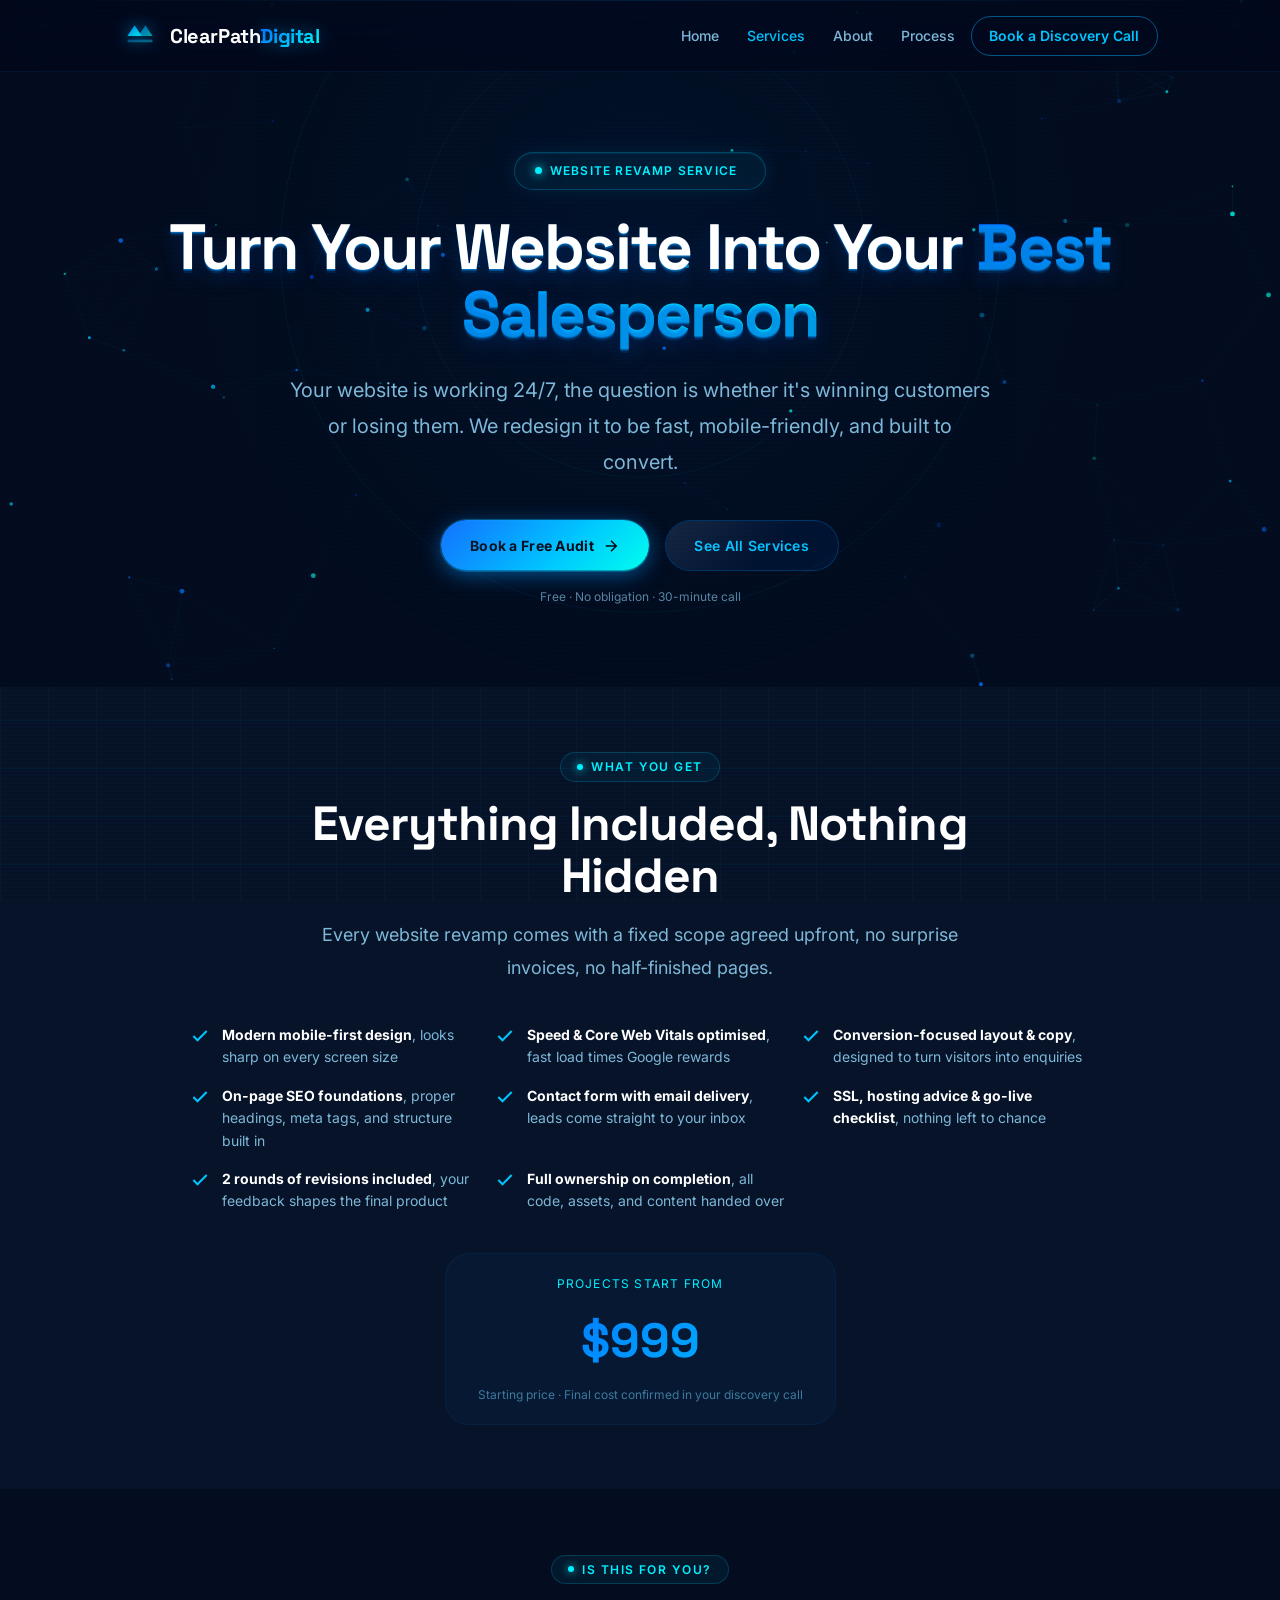
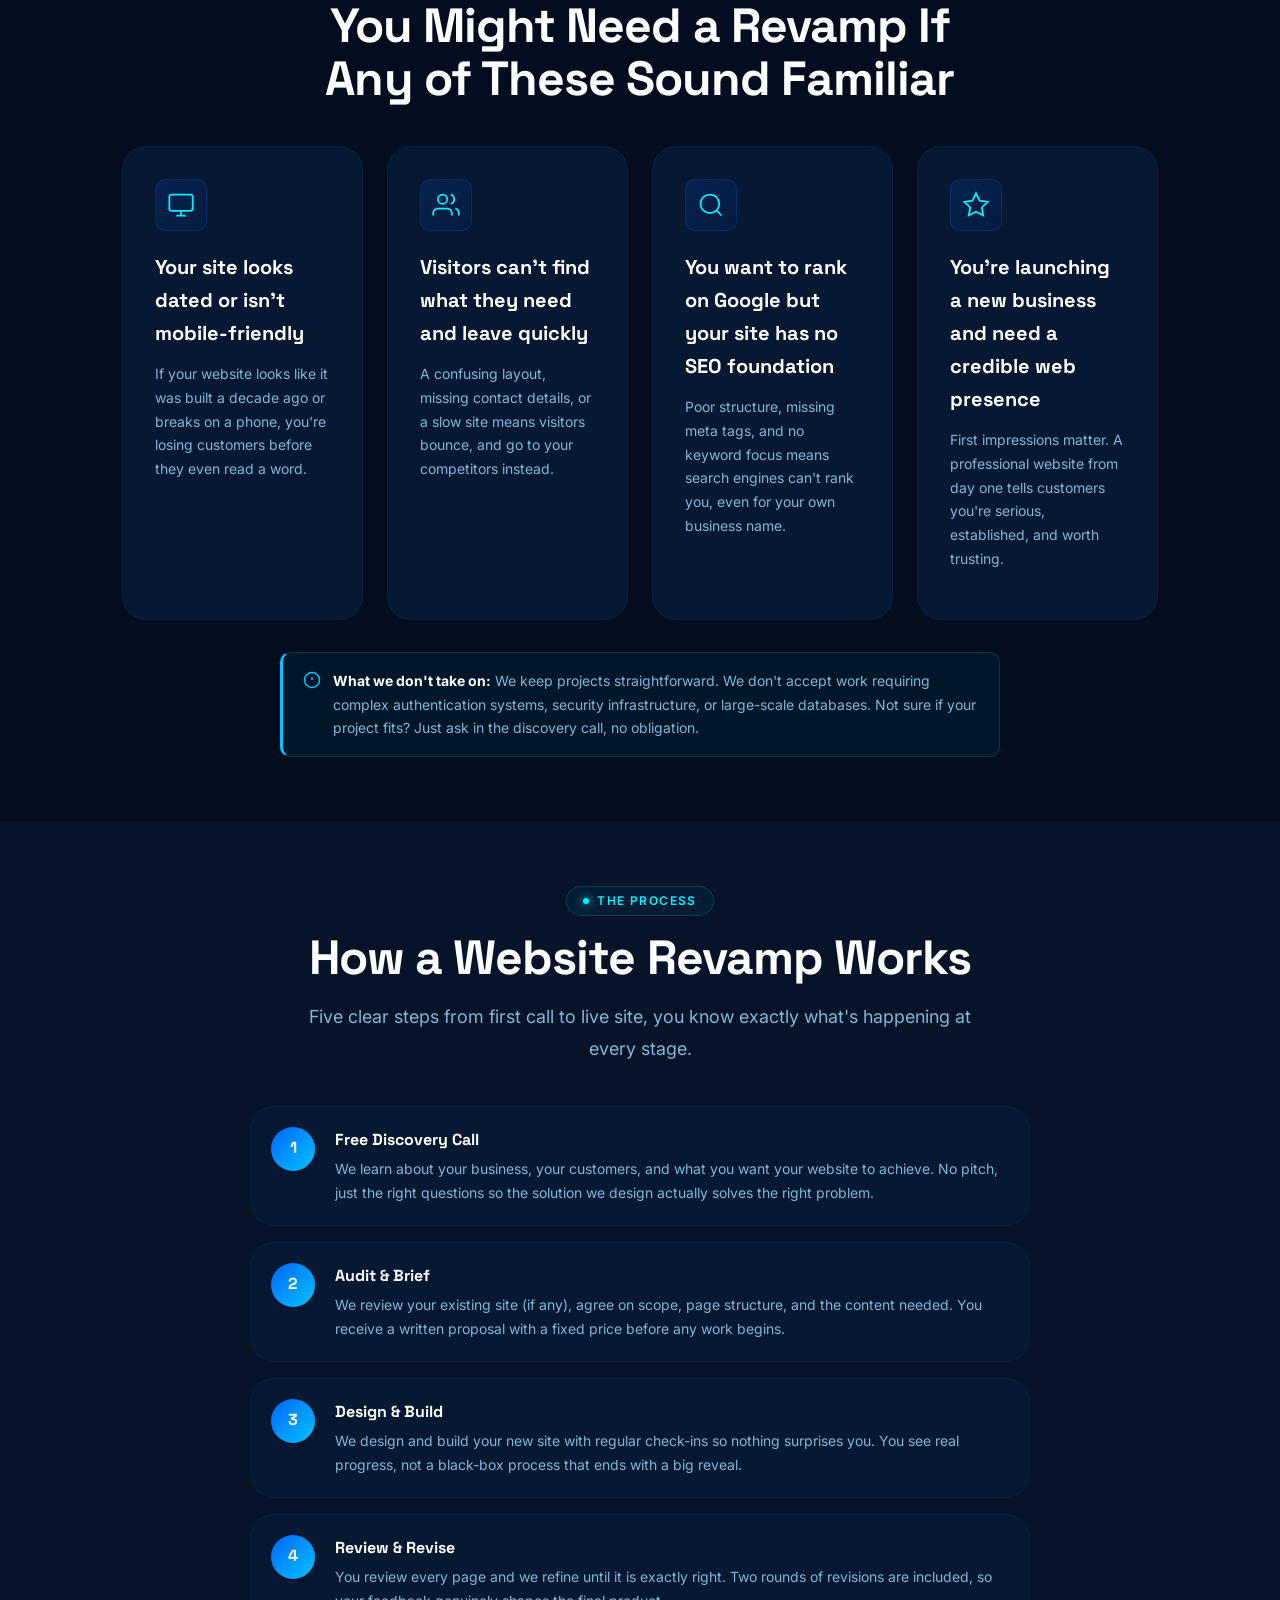
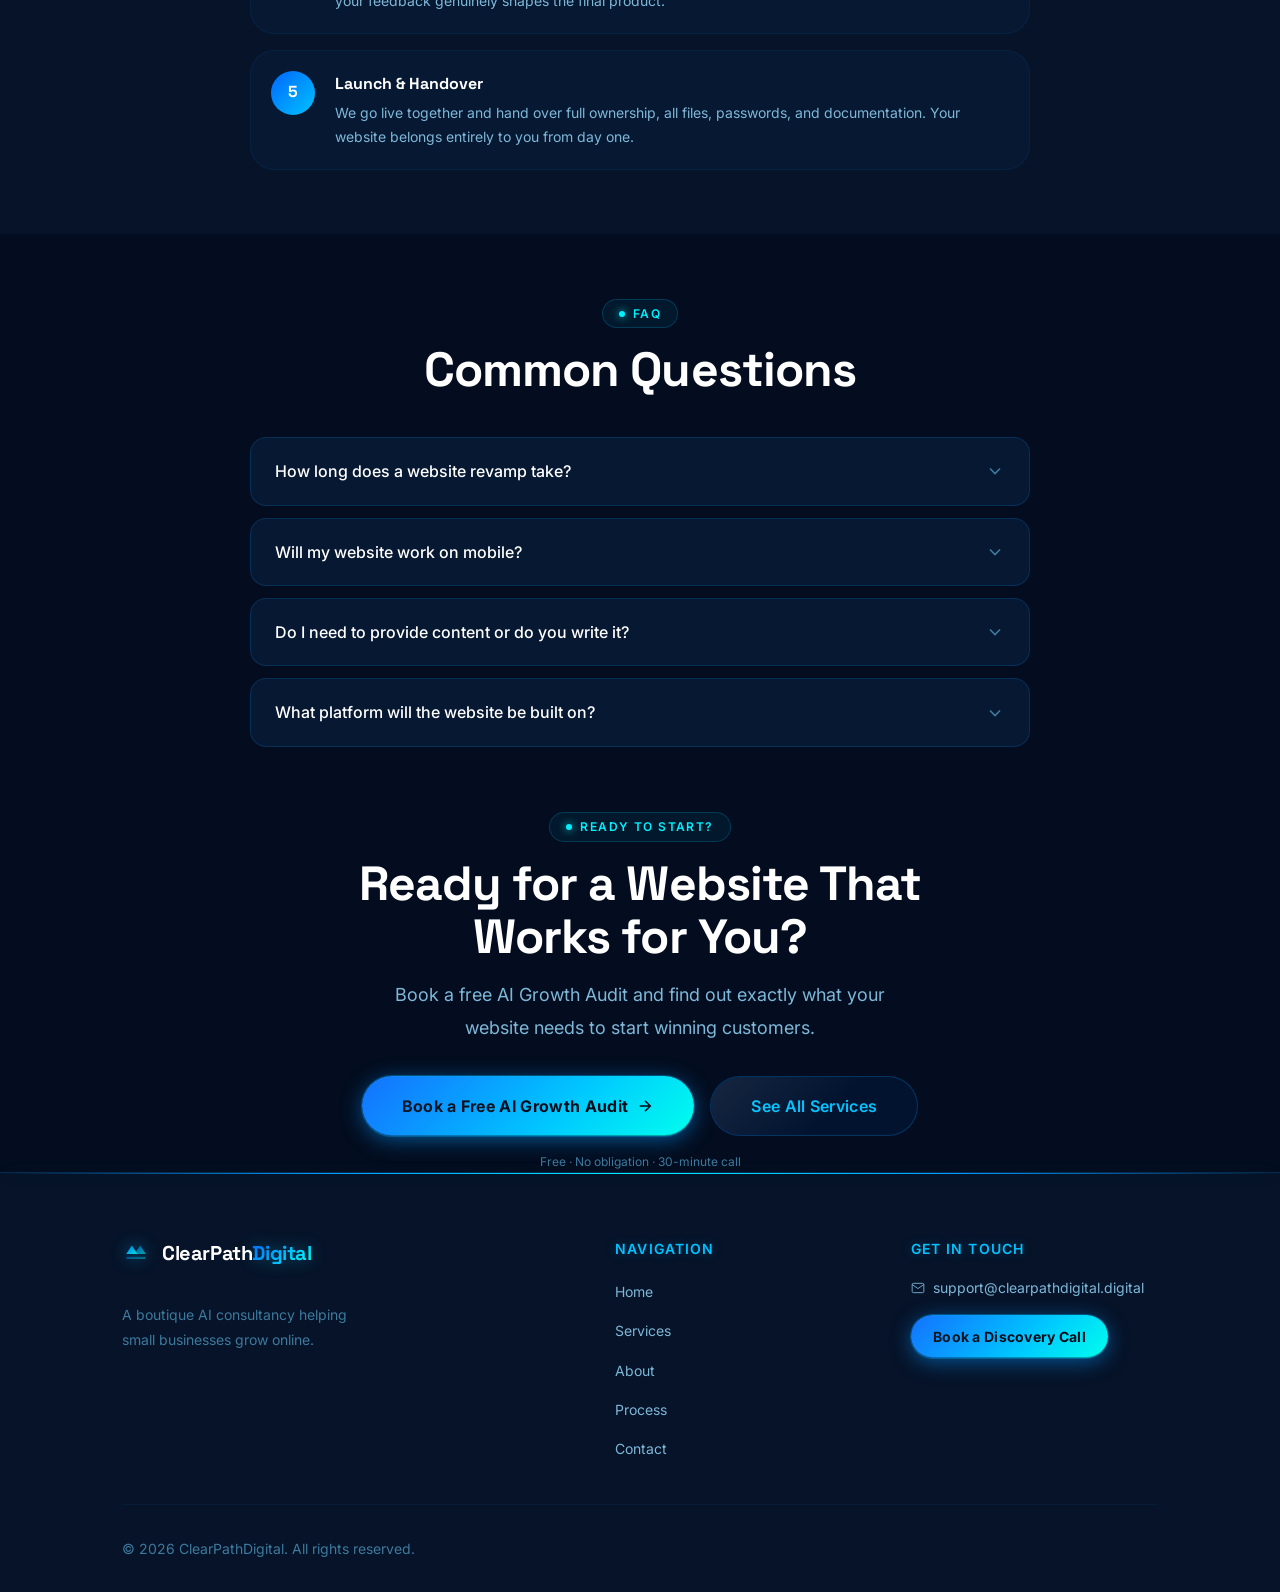
<file: website-revamp.html>
<!DOCTYPE html>
<html lang="en">
<head>
  <meta charset="UTF-8" />
  <meta name="viewport" content="width=device-width, initial-scale=1.0" />
  <title>Website Revamp for Small Businesses, ClearPathDigital</title>
  <meta name="description" content="Turn your outdated website into a fast, modern, conversion-focused site. ClearPathDigital delivers professional website revamps for small businesses, starting from $999." />
  <meta name="keywords" content="website revamp, website redesign, small business website, mobile-first website, conversion optimisation, ClearPathDigital" />
  <meta name="author" content="ClearPathDigital" />
  <meta name="robots" content="index, follow" />
  <link rel="canonical" href="https://clearpathdigital.digital/website-revamp.html" />
  <meta property="og:type" content="website" />
  <meta property="og:url" content="https://clearpathdigital.digital/website-revamp.html" />
  <meta property="og:title" content="Website Revamp for Small Businesses, ClearPathDigital" />
  <meta property="og:description" content="Turn your outdated website into a fast, modern, conversion-focused site that wins customers. Starting from $999." />
  <meta property="og:site_name" content="ClearPathDigital" />
  <meta name="twitter:card" content="summary_large_image" />
  <meta name="twitter:title" content="Website Revamp, ClearPathDigital" />
  <meta name="theme-color" content="#030d1f" />
  <link rel="manifest" href="manifest.json" />
  <link rel="icon" type="image/svg+xml" href="assets/favicon.svg" />
  <link rel="preconnect" href="https://fonts.googleapis.com" />
  <link rel="preconnect" href="https://fonts.gstatic.com" crossorigin />
  <link href="https://fonts.googleapis.com/css2?family=Inter:wght@300;400;500;600;700;800;900&family=Space+Grotesk:wght@400;500;600;700&display=swap" rel="stylesheet" />
  <link rel="stylesheet" href="css/style.css" />

  <script type="application/ld+json">
  {
    "@context": "https://schema.org",
    "@graph": [
      {
        "@type": "Service",
        "@id": "https://clearpathdigital.digital/website-revamp.html#service",
        "name": "Website Revamp",
        "provider": { "@type": "Organization", "name": "ClearPathDigital", "url": "https://clearpathdigital.digital/" },
        "description": "Professional website redesign for small businesses, modern, fast, mobile-first, and built to convert visitors into customers.",
        "url": "https://clearpathdigital.digital/website-revamp.html",
        "areaServed": "Worldwide",
        "offers": { "@type": "Offer", "priceCurrency": "USD", "priceSpecification": { "@type": "PriceSpecification", "minPrice": "999", "description": "Starting from $999" } }
      },
      {
        "@type": "FAQPage",
        "mainEntity": [
          { "@type": "Question", "name": "How long does a website revamp take?", "acceptedAnswer": { "@type": "Answer", "text": "Most website revamps are completed in 2-4 weeks. The exact timeline depends on the number of pages and how quickly you can provide content and feedback." } },
          { "@type": "Question", "name": "Will my website work on mobile?", "acceptedAnswer": { "@type": "Answer", "text": "Yes, every site we build is mobile-first, designed and tested across phones, tablets, and desktops before delivery." } },
          { "@type": "Question", "name": "Do I need to provide content or do you write it?", "acceptedAnswer": { "@type": "Answer", "text": "We can work either way. If you have existing content we refine and improve it. If you need copy written from scratch, that can be included in your proposal." } },
          { "@type": "Question", "name": "What platform will the website be built on?", "acceptedAnswer": { "@type": "Answer", "text": "This depends on your needs. We build on modern platforms you can manage yourself, typically clean HTML/CSS, WordPress, or a simple CMS that does not require technical knowledge to update." } }
        ]
      }
    ]
  }
  </script>
</head>

<body>
  <!-- NAVBAR -->
  <header class="navbar" id="navbar" role="banner">
    <div class="container nav-container">
      <a href="index.html" class="logo" aria-label="ClearPathDigital – Home">
        <span class="logo-icon" aria-hidden="true">
          <svg width="36" height="36" viewBox="0 0 40 40" fill="none">
            <defs><linearGradient id="cpd-wr" x1="0%" y1="0%" x2="100%" y2="100%"><stop offset="0%" stop-color="#0077ff"/><stop offset="50%" stop-color="#00c3ff"/><stop offset="100%" stop-color="#00ffee"/></linearGradient></defs>
            <path d="M6 20 L14 8 L22 20 L14 20" fill="url(#cpd-wr)" opacity="0.9"/>
            <path d="M18 20 L26 8 L34 20 L26 20" fill="url(#cpd-wr)" opacity="0.6"/>
            <rect x="6" y="24" width="28" height="3" rx="1.5" fill="url(#cpd-wr)" opacity="0.4"/>
          </svg>
        </span>
        <span class="logo-text">ClearPath<span class="logo-accent">Digital</span></span>
      </a>
      <nav class="nav-links" role="navigation" aria-label="Main navigation">
        <a href="index.html" class="nav-link">Home</a>
        <a href="index.html#services" class="nav-link active">Services</a>
        <a href="about.html" class="nav-link">About</a>
        <a href="process.html" class="nav-link">Process</a>
        <a href="contact.html" class="nav-link nav-cta nav-cta-outline">Book a Discovery Call</a>
      </nav>
      <button class="hamburger" id="hamburger" aria-label="Toggle menu" aria-expanded="false"><span></span><span></span><span></span></button>
    </div>
    <div class="mobile-menu" id="mobile-menu">
      <a href="index.html" class="mobile-link">Home</a>
      <a href="index.html#services" class="mobile-link">Services</a>
      <a href="about.html" class="mobile-link">About</a>
      <a href="process.html" class="mobile-link">Process</a>
      <a href="contact.html" class="mobile-link mobile-cta">Book a Discovery Call</a>
    </div>
  </header>

  <main>

    <!-- HERO -->
    <section class="page-hero" aria-label="Website Revamp hero">
      <canvas id="particles-canvas" aria-hidden="true" style="position:absolute;inset:0;width:100%;height:100%;pointer-events:none;"></canvas>
      <div class="hero-orb" aria-hidden="true"></div>
      <div class="container" style="position:relative;z-index:1;">
        <div class="hero-badge"><span class="badge-dot"></span>Website Revamp Service</div>
        <h1 class="hero-headline" style="font-size:clamp(2.25rem,6vw,4rem);">
          Turn Your Website Into Your <span class="gradient-text">Best Salesperson</span>
        </h1>
        <p class="hero-sub">
          Your website is working 24/7, the question is whether it's winning customers or losing them. We redesign it to be fast, mobile-friendly, and built to convert.
        </p>
        <div style="display:flex;gap:var(--sp-4);justify-content:center;flex-wrap:wrap;margin-top:var(--sp-8);">
          <a href="contact.html" class="btn btn-primary">Book a Free Audit <svg width="18" height="18" viewBox="0 0 24 24" fill="none" stroke="currentColor" stroke-width="2"><path d="M5 12h14M12 5l7 7-7 7"/></svg></a>
          <a href="index.html#services" class="btn btn-secondary">See All Services</a>
        </div>
        <p style="text-align:center;font-size:var(--fs-xs);color:var(--clr-text-2);opacity:.7;margin-top:var(--sp-4);">Free &middot; No obligation &middot; 30-minute call</p>
      </div>
    </section>

    <!-- WHAT'S INCLUDED -->
    <section aria-labelledby="wr-included-heading" style="background:var(--clr-bg-2);padding-block:var(--sp-16);">
      <div class="container">
        <div class="section-header">
          <span class="section-tag">What You Get</span>
          <h2 id="wr-included-heading" class="section-title">Everything Included, Nothing Hidden</h2>
          <p class="section-desc">Every website revamp comes with a fixed scope agreed upfront, no surprise invoices, no half-finished pages.</p>
        </div>
        <div style="display:grid;grid-template-columns:repeat(auto-fit,minmax(280px,1fr));gap:var(--sp-4);max-width:900px;margin:0 auto;" role="list">
          <div style="display:flex;gap:var(--sp-3);align-items:flex-start;" role="listitem"><svg width="20" height="20" viewBox="0 0 24 24" fill="none" stroke="#00c3ff" stroke-width="2.5" style="flex-shrink:0;margin-top:2px;"><polyline points="20 6 9 17 4 12"/></svg><span style="font-size:var(--fs-sm);color:var(--clr-text-2);line-height:1.6;"><strong style="color:var(--clr-white);">Modern mobile-first design</strong>, looks sharp on every screen size</span></div>
          <div style="display:flex;gap:var(--sp-3);align-items:flex-start;" role="listitem"><svg width="20" height="20" viewBox="0 0 24 24" fill="none" stroke="#00c3ff" stroke-width="2.5" style="flex-shrink:0;margin-top:2px;"><polyline points="20 6 9 17 4 12"/></svg><span style="font-size:var(--fs-sm);color:var(--clr-text-2);line-height:1.6;"><strong style="color:var(--clr-white);">Speed & Core Web Vitals optimised</strong>, fast load times Google rewards</span></div>
          <div style="display:flex;gap:var(--sp-3);align-items:flex-start;" role="listitem"><svg width="20" height="20" viewBox="0 0 24 24" fill="none" stroke="#00c3ff" stroke-width="2.5" style="flex-shrink:0;margin-top:2px;"><polyline points="20 6 9 17 4 12"/></svg><span style="font-size:var(--fs-sm);color:var(--clr-text-2);line-height:1.6;"><strong style="color:var(--clr-white);">Conversion-focused layout & copy</strong>, designed to turn visitors into enquiries</span></div>
          <div style="display:flex;gap:var(--sp-3);align-items:flex-start;" role="listitem"><svg width="20" height="20" viewBox="0 0 24 24" fill="none" stroke="#00c3ff" stroke-width="2.5" style="flex-shrink:0;margin-top:2px;"><polyline points="20 6 9 17 4 12"/></svg><span style="font-size:var(--fs-sm);color:var(--clr-text-2);line-height:1.6;"><strong style="color:var(--clr-white);">On-page SEO foundations</strong>, proper headings, meta tags, and structure built in</span></div>
          <div style="display:flex;gap:var(--sp-3);align-items:flex-start;" role="listitem"><svg width="20" height="20" viewBox="0 0 24 24" fill="none" stroke="#00c3ff" stroke-width="2.5" style="flex-shrink:0;margin-top:2px;"><polyline points="20 6 9 17 4 12"/></svg><span style="font-size:var(--fs-sm);color:var(--clr-text-2);line-height:1.6;"><strong style="color:var(--clr-white);">Contact form with email delivery</strong>, leads come straight to your inbox</span></div>
          <div style="display:flex;gap:var(--sp-3);align-items:flex-start;" role="listitem"><svg width="20" height="20" viewBox="0 0 24 24" fill="none" stroke="#00c3ff" stroke-width="2.5" style="flex-shrink:0;margin-top:2px;"><polyline points="20 6 9 17 4 12"/></svg><span style="font-size:var(--fs-sm);color:var(--clr-text-2);line-height:1.6;"><strong style="color:var(--clr-white);">SSL, hosting advice & go-live checklist</strong>, nothing left to chance</span></div>
          <div style="display:flex;gap:var(--sp-3);align-items:flex-start;" role="listitem"><svg width="20" height="20" viewBox="0 0 24 24" fill="none" stroke="#00c3ff" stroke-width="2.5" style="flex-shrink:0;margin-top:2px;"><polyline points="20 6 9 17 4 12"/></svg><span style="font-size:var(--fs-sm);color:var(--clr-text-2);line-height:1.6;"><strong style="color:var(--clr-white);">2 rounds of revisions included</strong>, your feedback shapes the final product</span></div>
          <div style="display:flex;gap:var(--sp-3);align-items:flex-start;" role="listitem"><svg width="20" height="20" viewBox="0 0 24 24" fill="none" stroke="#00c3ff" stroke-width="2.5" style="flex-shrink:0;margin-top:2px;"><polyline points="20 6 9 17 4 12"/></svg><span style="font-size:var(--fs-sm);color:var(--clr-text-2);line-height:1.6;"><strong style="color:var(--clr-white);">Full ownership on completion</strong>, all code, assets, and content handed over</span></div>
        </div>
        <div style="text-align:center;margin-top:var(--sp-10);">
          <div style="display:inline-block;background:var(--clr-surface);border:1px solid var(--clr-border-2);border-radius:var(--r-xl);padding:var(--sp-5) var(--sp-8);">
            <div style="font-size:var(--fs-xs);text-transform:uppercase;letter-spacing:0.1em;color:var(--clr-cyan);margin-bottom:var(--sp-2);">Projects start from</div>
            <div style="font-family:var(--font-display);font-size:clamp(2rem,5vw,3rem);font-weight:800;background:linear-gradient(135deg,#0066ff,#00c3ff);-webkit-background-clip:text;-webkit-text-fill-color:transparent;background-clip:text;">$999</div>
            <div style="font-size:var(--fs-xs);color:var(--clr-text-3);margin-top:var(--sp-1);">Starting price &middot; Final cost confirmed in your discovery call</div>
          </div>
        </div>
      </div>
    </section>

    <!-- IS THIS RIGHT FOR YOU -->
    <section aria-labelledby="wr-who-heading" style="background:var(--clr-bg);padding-block:var(--sp-16);">
      <div class="container">
        <div class="section-header">
          <span class="section-tag">Is This For You?</span>
          <h2 id="wr-who-heading" class="section-title">You Might Need a Revamp If Any of These Sound Familiar</h2>
        </div>
        <div class="who-grid" role="list">
          <article class="who-card reveal" role="listitem">
            <div class="who-icon"><svg width="28" height="28" viewBox="0 0 24 24" fill="none" stroke="currentColor" stroke-width="1.5"><rect x="2" y="3" width="20" height="14" rx="2"/><path d="M8 21h8M12 17v4"/></svg></div>
            <h3 class="who-title">Your site looks dated or isn't mobile-friendly</h3>
            <p class="who-desc">If your website looks like it was built a decade ago or breaks on a phone, you're losing customers before they even read a word.</p>
          </article>
          <article class="who-card reveal" role="listitem">
            <div class="who-icon"><svg width="28" height="28" viewBox="0 0 24 24" fill="none" stroke="currentColor" stroke-width="1.5"><path d="M17 21v-2a4 4 0 0 0-4-4H5a4 4 0 0 0-4 4v2"/><circle cx="9" cy="7" r="4"/><path d="M23 21v-2a4 4 0 0 0-3-3.87"/><path d="M16 3.13a4 4 0 0 1 0 7.75"/></svg></div>
            <h3 class="who-title">Visitors can't find what they need and leave quickly</h3>
            <p class="who-desc">A confusing layout, missing contact details, or a slow site means visitors bounce, and go to your competitors instead.</p>
          </article>
          <article class="who-card reveal" role="listitem">
            <div class="who-icon"><svg width="28" height="28" viewBox="0 0 24 24" fill="none" stroke="currentColor" stroke-width="1.5"><circle cx="11" cy="11" r="8"/><path d="M21 21l-4.35-4.35"/></svg></div>
            <h3 class="who-title">You want to rank on Google but your site has no SEO foundation</h3>
            <p class="who-desc">Poor structure, missing meta tags, and no keyword focus means search engines can't rank you, even for your own business name.</p>
          </article>
          <article class="who-card reveal" role="listitem">
            <div class="who-icon"><svg width="28" height="28" viewBox="0 0 24 24" fill="none" stroke="currentColor" stroke-width="1.5"><polygon points="12 2 15.09 8.26 22 9.27 17 14.14 18.18 21.02 12 17.77 5.82 21.02 7 14.14 2 9.27 8.91 8.26 12 2"/></svg></div>
            <h3 class="who-title">You're launching a new business and need a credible web presence</h3>
            <p class="who-desc">First impressions matter. A professional website from day one tells customers you're serious, established, and worth trusting.</p>
          </article>
        </div>
        <div style="max-width:720px;margin:var(--sp-8) auto 0;padding:var(--sp-4) var(--sp-5);background:rgba(0,195,255,0.05);border:1px solid rgba(0,195,255,0.2);border-left:3px solid #00c3ff;border-radius:var(--r-md);display:flex;gap:var(--sp-3);align-items:flex-start;">
          <svg width="18" height="18" viewBox="0 0 24 24" fill="none" stroke="#00c3ff" stroke-width="2" style="flex-shrink:0;margin-top:2px;"><circle cx="12" cy="12" r="10"/><line x1="12" y1="8" x2="12" y2="12"/><line x1="12" y1="16" x2="12.01" y2="16"/></svg>
          <p style="font-size:var(--fs-sm);color:var(--clr-text-2);line-height:1.7;margin:0;"><strong style="color:var(--clr-white);">What we don't take on:</strong> We keep projects straightforward. We don't accept work requiring complex authentication systems, security infrastructure, or large-scale databases. Not sure if your project fits? Just ask in the discovery call, no obligation.</p>
        </div>
      </div>
    </section>

    <!-- HOW IT WORKS -->
    <section aria-labelledby="wr-process-heading" style="background:var(--clr-bg-2);padding-block:var(--sp-16);">
      <div class="container">
        <div class="section-header">
          <span class="section-tag">The Process</span>
          <h2 id="wr-process-heading" class="section-title">How a Website Revamp Works</h2>
          <p class="section-desc">Five clear steps from first call to live site, you know exactly what's happening at every stage.</p>
        </div>
        <div style="max-width:780px;margin:0 auto;display:flex;flex-direction:column;gap:var(--sp-4);" role="list">
          <div style="display:flex;gap:var(--sp-5);align-items:flex-start;padding:var(--sp-5);background:var(--clr-surface);border:1px solid var(--clr-border-2);border-radius:var(--r-xl);" role="listitem">
            <div style="width:44px;height:44px;border-radius:50%;background:linear-gradient(135deg,#0066ff,#00c3ff);display:flex;align-items:center;justify-content:center;flex-shrink:0;font-family:var(--font-display);font-size:var(--fs-base);font-weight:800;color:#fff;">1</div>
            <div><div style="font-family:var(--font-display);font-size:var(--fs-base);font-weight:700;color:var(--clr-white);margin-bottom:var(--sp-1);">Free Discovery Call</div><p style="font-size:var(--fs-sm);color:var(--clr-text-2);line-height:1.7;margin:0;">We learn about your business, your customers, and what you want your website to achieve. No pitch, just the right questions so the solution we design actually solves the right problem.</p></div>
          </div>
          <div style="display:flex;gap:var(--sp-5);align-items:flex-start;padding:var(--sp-5);background:var(--clr-surface);border:1px solid var(--clr-border-2);border-radius:var(--r-xl);" role="listitem">
            <div style="width:44px;height:44px;border-radius:50%;background:linear-gradient(135deg,#0066ff,#00c3ff);display:flex;align-items:center;justify-content:center;flex-shrink:0;font-family:var(--font-display);font-size:var(--fs-base);font-weight:800;color:#fff;">2</div>
            <div><div style="font-family:var(--font-display);font-size:var(--fs-base);font-weight:700;color:var(--clr-white);margin-bottom:var(--sp-1);">Audit & Brief</div><p style="font-size:var(--fs-sm);color:var(--clr-text-2);line-height:1.7;margin:0;">We review your existing site (if any), agree on scope, page structure, and the content needed. You receive a written proposal with a fixed price before any work begins.</p></div>
          </div>
          <div style="display:flex;gap:var(--sp-5);align-items:flex-start;padding:var(--sp-5);background:var(--clr-surface);border:1px solid var(--clr-border-2);border-radius:var(--r-xl);" role="listitem">
            <div style="width:44px;height:44px;border-radius:50%;background:linear-gradient(135deg,#0066ff,#00c3ff);display:flex;align-items:center;justify-content:center;flex-shrink:0;font-family:var(--font-display);font-size:var(--fs-base);font-weight:800;color:#fff;">3</div>
            <div><div style="font-family:var(--font-display);font-size:var(--fs-base);font-weight:700;color:var(--clr-white);margin-bottom:var(--sp-1);">Design & Build</div><p style="font-size:var(--fs-sm);color:var(--clr-text-2);line-height:1.7;margin:0;">We design and build your new site with regular check-ins so nothing surprises you. You see real progress, not a black-box process that ends with a big reveal.</p></div>
          </div>
          <div style="display:flex;gap:var(--sp-5);align-items:flex-start;padding:var(--sp-5);background:var(--clr-surface);border:1px solid var(--clr-border-2);border-radius:var(--r-xl);" role="listitem">
            <div style="width:44px;height:44px;border-radius:50%;background:linear-gradient(135deg,#0066ff,#00c3ff);display:flex;align-items:center;justify-content:center;flex-shrink:0;font-family:var(--font-display);font-size:var(--fs-base);font-weight:800;color:#fff;">4</div>
            <div><div style="font-family:var(--font-display);font-size:var(--fs-base);font-weight:700;color:var(--clr-white);margin-bottom:var(--sp-1);">Review & Revise</div><p style="font-size:var(--fs-sm);color:var(--clr-text-2);line-height:1.7;margin:0;">You review every page and we refine until it is exactly right. Two rounds of revisions are included, so your feedback genuinely shapes the final product.</p></div>
          </div>
          <div style="display:flex;gap:var(--sp-5);align-items:flex-start;padding:var(--sp-5);background:var(--clr-surface);border:1px solid var(--clr-border-2);border-radius:var(--r-xl);" role="listitem">
            <div style="width:44px;height:44px;border-radius:50%;background:linear-gradient(135deg,#0066ff,#00c3ff);display:flex;align-items:center;justify-content:center;flex-shrink:0;font-family:var(--font-display);font-size:var(--fs-base);font-weight:800;color:#fff;">5</div>
            <div><div style="font-family:var(--font-display);font-size:var(--fs-base);font-weight:700;color:var(--clr-white);margin-bottom:var(--sp-1);">Launch & Handover</div><p style="font-size:var(--fs-sm);color:var(--clr-text-2);line-height:1.7;margin:0;">We go live together and hand over full ownership, all files, passwords, and documentation. Your website belongs entirely to you from day one.</p></div>
          </div>
        </div>
      </div>
    </section>

    <!-- FAQ -->
    <section class="faq" aria-labelledby="wr-faq-heading" style="background:var(--clr-bg);">
      <div class="container">
        <div class="section-header">
          <span class="section-tag">FAQ</span>
          <h2 id="wr-faq-heading" class="section-title">Common Questions</h2>
        </div>
        <div class="faq-list" role="list">
          <div class="faq-item" role="listitem">
            <button class="faq-question" aria-expanded="false" aria-controls="faq-wr-a1">How long does a website revamp take?<span class="faq-icon"><svg width="20" height="20" viewBox="0 0 24 24" fill="none" stroke="currentColor" stroke-width="2"><path d="M6 9l6 6 6-6"/></svg></span></button>
            <div class="faq-answer" id="faq-wr-a1"><p>Most website revamps are completed in 2–4 weeks. The exact timeline depends on the number of pages and how quickly you can provide content and feedback. Everything is agreed upfront so there are no surprises.</p></div>
          </div>
          <div class="faq-item" role="listitem">
            <button class="faq-question" aria-expanded="false" aria-controls="faq-wr-a2">Will my website work on mobile?<span class="faq-icon"><svg width="20" height="20" viewBox="0 0 24 24" fill="none" stroke="currentColor" stroke-width="2"><path d="M6 9l6 6 6-6"/></svg></span></button>
            <div class="faq-answer" id="faq-wr-a2"><p>Yes, every site we build is mobile-first, meaning it is designed for phones first, then expanded for tablets and desktops. We test across multiple devices before delivery.</p></div>
          </div>
          <div class="faq-item" role="listitem">
            <button class="faq-question" aria-expanded="false" aria-controls="faq-wr-a3">Do I need to provide content or do you write it?<span class="faq-icon"><svg width="20" height="20" viewBox="0 0 24 24" fill="none" stroke="currentColor" stroke-width="2"><path d="M6 9l6 6 6-6"/></svg></span></button>
            <div class="faq-answer" id="faq-wr-a3"><p>We can work either way. If you have existing content we refine and improve it. If you need copy written from scratch, that can be included in your proposal, just let us know in the discovery call.</p></div>
          </div>
          <div class="faq-item" role="listitem">
            <button class="faq-question" aria-expanded="false" aria-controls="faq-wr-a4">What platform will the website be built on?<span class="faq-icon"><svg width="20" height="20" viewBox="0 0 24 24" fill="none" stroke="currentColor" stroke-width="2"><path d="M6 9l6 6 6-6"/></svg></span></button>
            <div class="faq-answer" id="faq-wr-a4"><p>This depends on your needs. We build on modern platforms you can manage yourself, typically clean HTML/CSS, WordPress, or a lightweight CMS that does not require technical knowledge to update. We recommend the right option for your situation during the discovery call.</p></div>
          </div>
        </div>
      </div>
    </section>

    <!-- CTA -->
    <section aria-label="Call to action" style="padding-block:var(--sp-14);">
      <div class="container" style="text-align:center;position:relative;z-index:1;">
        <span class="section-tag">Ready to Start?</span>
        <h2 class="section-title" style="max-width:600px;margin-inline:auto;margin-bottom:var(--sp-4);">Ready for a Website That Works for You?</h2>
        <p class="section-desc" style="max-width:520px;margin-inline:auto;margin-bottom:var(--sp-8);">Book a free AI Growth Audit and find out exactly what your website needs to start winning customers.</p>
        <div style="display:flex;gap:var(--sp-4);justify-content:center;flex-wrap:wrap;">
          <a href="contact.html" class="btn btn-primary" style="font-size:var(--fs-base);padding:1rem 2.5rem;">Book a Free AI Growth Audit <svg width="18" height="18" viewBox="0 0 24 24" fill="none" stroke="currentColor" stroke-width="2"><path d="M5 12h14M12 5l7 7-7 7"/></svg></a>
          <a href="index.html#services" class="btn btn-secondary" style="font-size:var(--fs-base);padding:1rem 2.5rem;">See All Services</a>
        </div>
        <p style="font-size:var(--fs-xs);color:var(--clr-text-3);margin-top:var(--sp-4);">Free &middot; No obligation &middot; 30-minute call</p>
      </div>
    </section>

  </main>

  <!-- FOOTER -->
  <footer class="footer" role="contentinfo">
    <div class="container">
      <div class="footer-light-grid">
        <div>
          <a href="index.html" class="logo" style="margin-bottom:var(--sp-4);display:inline-flex;">
            <span class="logo-icon"><svg width="28" height="28" viewBox="0 0 40 40" fill="none"><defs><linearGradient id="cpd-wrf" x1="0%" y1="0%" x2="100%" y2="100%"><stop offset="0%" stop-color="#0077ff"/><stop offset="100%" stop-color="#00ffee"/></linearGradient></defs><path d="M6 20 L14 8 L22 20 L14 20" fill="url(#cpd-wrf)" opacity="0.9"/><path d="M18 20 L26 8 L34 20 L26 20" fill="url(#cpd-wrf)" opacity="0.6"/><rect x="6" y="24" width="28" height="3" rx="1.5" fill="url(#cpd-wrf)" opacity="0.4"/></svg></span>
            <span class="logo-text">ClearPath<span class="logo-accent">Digital</span></span>
          </a>
          <p class="footer-tagline">A boutique AI consultancy helping small businesses grow online.</p>
        </div>
        <nav aria-label="Footer navigation">
          <h3 class="footer-heading">NAVIGATION</h3>
          <ul style="list-style:none;padding:0;margin:0;display:flex;flex-direction:column;gap:var(--sp-2);">
            <li><a href="index.html" class="footer-link">Home</a></li>
            <li><a href="index.html#services" class="footer-link">Services</a></li>
            <li><a href="about.html" class="footer-link">About</a></li>
            <li><a href="process.html" class="footer-link">Process</a></li>
            <li><a href="contact.html" class="footer-link">Contact</a></li>
          </ul>
        </nav>
        <div>
          <h3 class="footer-heading">GET IN TOUCH</h3>
          <a href="mailto:support@clearpathdigital.digital" style="display:flex;align-items:center;gap:var(--sp-2);color:var(--clr-text-2);font-size:var(--fs-sm);margin-bottom:var(--sp-4);transition:color var(--dur-fast);" onmouseover="this.style.color='var(--clr-blue-bright)'" onmouseout="this.style.color='var(--clr-text-2)'">
            <svg width="14" height="14" viewBox="0 0 24 24" fill="none" stroke="currentColor" stroke-width="1.5"><path d="M4 4h16c1.1 0 2 .9 2 2v12c0 1.1-.9 2-2 2H4c-1.1 0-2-.9-2-2V6c0-1.1.9-2 2-2z"/><polyline points="22,6 12,13 2,6"/></svg>
            support@clearpathdigital.digital
          </a>
          <a href="contact.html" class="btn btn-primary" style="font-size:var(--fs-sm);padding:0.6rem 1.4rem;">Book a Discovery Call</a>
        </div>
      </div>
      <div class="footer-bottom">
        <p>&copy; <span id="current-year"></span> ClearPathDigital. All rights reserved.</p>
        
      </div>
    </div>
  </footer>

  <button class="back-to-top" id="back-to-top" aria-label="Back to top">
    <svg width="20" height="20" viewBox="0 0 24 24" fill="none" stroke="currentColor" stroke-width="2"><path d="M18 15l-6-6-6 6"/></svg>
  </button>

  <script src="js/main.js" defer></script>
  <script src="//code.tidio.co/2qh3d02vigbgudg4cw5vve6lf5jschsr.js" async></script>
</body>
</html>
</file>
<file: css/style.css>
/* ================================================================
   ClearPathDigital — Futuristic Blue 3D Design System
   ================================================================ */

/* ============================================================
   1. RESET & BOX MODEL
   ============================================================ */
*, *::before, *::after { box-sizing: border-box; margin: 0; padding: 0; }

html {
  scroll-behavior: smooth;
  font-size: 16px;
  -webkit-text-size-adjust: 100%;
  -moz-text-size-adjust: 100%;
  text-size-adjust: 100%;
  overflow-x: hidden;                        /* stop horizontal scroll */
  scroll-padding-top: var(--nav-h, 72px);   /* correct anchor position under fixed nav */
}

/* Prevent horizontal blowout on any device */
body { overflow-x: hidden; }

img, svg, video { display: block; max-width: 100%; height: auto; }
input, button, textarea, select { font: inherit; }

/* Minimum touch target size on all interactive elements */
button, [role="button"], a, label[for], select { touch-action: manipulation; }

button { cursor: pointer; border: none; background: none; }
a { color: inherit; text-decoration: none; }
ul, ol { list-style: none; }

/* Prevent tap highlight flash on mobile */
a, button { -webkit-tap-highlight-color: transparent; }

/* ============================================================
   2. DESIGN TOKENS
   ============================================================ */
:root {
  /* — Core Blue Palette — */
  --clr-void:       #020817;   /* deepest background */
  --clr-bg:         #030d1f;   /* primary background */
  --clr-bg-2:       #061328;   /* section alternating */
  --clr-surface:    #071832;   /* card surface */
  --clr-surface-2:  #0c2040;   /* elevated surface */
  --clr-border:     rgba(0, 149, 255, 0.18);
  --clr-border-2:   rgba(0, 149, 255, 0.08);
  --clr-border-glow:rgba(0, 200, 255, 0.4);

  /* — Electric Blues — */
  --clr-blue-deep:  #0040cc;
  --clr-blue:       #0077ff;
  --clr-blue-mid:   #0099ff;
  --clr-blue-bright:#00c3ff;
  --clr-cyan:       #00f0ff;
  --clr-cyan-dim:   #00d4f0;
  --clr-neon:       #00ffee;

  /* — Text — */
  --clr-white:      #ffffff;
  --clr-text:       #c8e6ff;
  --clr-text-2:     #7eb8d9;
  --clr-text-3:     #3d7a9e;

  /* — Status — */
  --clr-green:      #00ffa3;
  --clr-amber:      #ffc844;
  --clr-red:        #ff4466;

  /* — Gradients — */
  --grad-primary:   linear-gradient(135deg, #0066ff 0%, #00c8ff 60%, #00ffee 100%);
  --grad-deep:      linear-gradient(135deg, #0040cc 0%, #0099ff 100%);
  --grad-card:      linear-gradient(145deg, rgba(0,119,255,0.07) 0%, rgba(0,195,255,0.03) 100%);
  --grad-hero:      radial-gradient(ellipse 80% 60% at 50% 0%, rgba(0,120,255,0.15) 0%, transparent 70%);
  --grad-glow-blue: radial-gradient(ellipse, rgba(0,150,255,0.3) 0%, transparent 70%);
  --grad-grid:      linear-gradient(rgba(0,149,255,0.06) 1px, transparent 1px),
                    linear-gradient(90deg, rgba(0,149,255,0.06) 1px, transparent 1px);

  /* — 3D / Depth — */
  --shadow-blue-sm: 0 2px 8px rgba(0,100,255,0.3), 0 0 0 1px rgba(0,149,255,0.08);
  --shadow-blue-md: 0 4px 24px rgba(0,100,255,0.35), 0 0 40px rgba(0,180,255,0.08);
  --shadow-blue-lg: 0 8px 48px rgba(0,100,255,0.4), 0 0 80px rgba(0,200,255,0.12);
  --shadow-glow:    0 0 20px rgba(0,180,255,0.5), 0 0 60px rgba(0,120,255,0.25);
  --shadow-glow-lg: 0 0 40px rgba(0,200,255,0.6), 0 0 100px rgba(0,120,255,0.3);
  --shadow-inset:   inset 0 1px 0 rgba(0,200,255,0.1), inset 0 -1px 0 rgba(0,0,0,0.3);
  --shadow-3d:      0 20px 60px -10px rgba(0,80,200,0.5),
                    0 8px 24px rgba(0,0,0,0.6),
                    inset 0 1px 0 rgba(0,200,255,0.15);

  /* — Typography — */
  --font-sans:      'Inter', system-ui, -apple-system, sans-serif;
  --font-display:   'Space Grotesk', 'Inter', sans-serif;
  --font-mono:      'JetBrains Mono', 'Fira Code', monospace;

  --fs-xs:   0.75rem;
  --fs-sm:   0.875rem;
  --fs-base: 1rem;
  --fs-md:   1.125rem;
  --fs-lg:   1.25rem;
  --fs-xl:   1.5rem;
  --fs-2xl:  1.875rem;
  --fs-3xl:  2.25rem;
  --fs-4xl:  3rem;
  --fs-5xl:  3.75rem;
  --fs-6xl:  4.5rem;

  --fw-light:  300;
  --fw-reg:    400;
  --fw-med:    500;
  --fw-semi:   600;
  --fw-bold:   700;
  --fw-black:  900;

  /* — Spacing — */
  --sp-1:  0.25rem;  --sp-2:  0.5rem;   --sp-3:  0.75rem;
  --sp-4:  1rem;     --sp-5:  1.25rem;  --sp-6:  1.5rem;
  --sp-8:  2rem;     --sp-10: 2.5rem;   --sp-12: 3rem;
  --sp-16: 4rem;     --sp-20: 5rem;     --sp-24: 6rem;
  --sp-32: 8rem;

  /* — Borders & Radius — */
  --r-sm:   0.375rem;  --r-md: 0.625rem;  --r-lg: 1rem;
  --r-xl:   1.5rem;    --r-2xl: 2rem;     --r-full: 9999px;

  /* — Transitions — */
  --ease-out:    cubic-bezier(0.16, 1, 0.3, 1);
  --ease-spring: cubic-bezier(0.34, 1.56, 0.64, 1);
  --dur-fast:  150ms;
  --dur-base:  280ms;
  --dur-slow:  500ms;

  /* — Layout — */
  --nav-h: 72px;
  --max-w: 1200px;
  --pad-x: clamp(1rem, 5vw, 2rem);

  /* — 3D Perspective — */
  --perspective: 1200px;
}

/* ============================================================
   3. BASE
   ============================================================ */
body {
  font-family: var(--font-sans);
  font-size: var(--fs-base);
  line-height: 1.65;
  color: var(--clr-text);
  background: var(--clr-bg);
  -webkit-font-smoothing: antialiased;
  overflow-x: hidden;
}

:focus-visible {
  outline: 2px solid var(--clr-blue-mid);
  outline-offset: 3px;
  border-radius: var(--r-sm);
}

/* Blueprint grid overlay on body */
body::before {
  content: '';
  position: fixed;
  inset: 0;
  background-image: var(--grad-grid);
  background-size: 48px 48px;
  pointer-events: none;
  z-index: 0;
  opacity: 1;
}

/* Scanline effect */
body::after {
  content: '';
  position: fixed;
  inset: 0;
  background: repeating-linear-gradient(
    0deg,
    transparent,
    transparent 2px,
    rgba(0, 0, 0, 0.03) 2px,
    rgba(0, 0, 0, 0.03) 4px
  );
  pointer-events: none;
  z-index: 0;
}

.container {
  max-width: var(--max-w);
  margin-inline: auto;
  padding-inline: var(--pad-x);
  width: 100%;
  position: relative;
  z-index: 1;
}

section { padding-block: var(--sp-16); }

/* ============================================================
   4. UTILITY CLASSES
   ============================================================ */
.gradient-text {
  background: var(--grad-primary);
  -webkit-background-clip: text;
  -webkit-text-fill-color: transparent;
  background-clip: text;
}

.section-tag {
  display: inline-flex;
  align-items: center;
  gap: var(--sp-2);
  font-size: var(--fs-xs);
  font-weight: var(--fw-semi);
  letter-spacing: 0.12em;
  text-transform: uppercase;
  color: var(--clr-cyan);
  padding: var(--sp-1) var(--sp-4);
  background: rgba(0,200,255,0.06);
  border: 1px solid rgba(0,200,255,0.2);
  border-radius: var(--r-full);
  margin-bottom: var(--sp-4);
}

.section-tag::before {
  content: '';
  width: 6px; height: 6px;
  border-radius: 50%;
  background: var(--clr-cyan);
  box-shadow: 0 0 8px var(--clr-cyan);
  animation: pulse-dot 2s ease-in-out infinite;
}

.section-header {
  text-align: center;
  max-width: 700px;
  margin-inline: auto;
  margin-bottom: var(--sp-10);
}

.section-title {
  font-family: var(--font-display);
  font-size: clamp(var(--fs-2xl), 4vw, var(--fs-4xl));
  font-weight: var(--fw-bold);
  line-height: 1.1;
  color: var(--clr-white);
  margin-bottom: var(--sp-4);
  letter-spacing: -0.02em;
}

.section-desc {
  font-size: var(--fs-md);
  color: var(--clr-text-2);
  line-height: 1.8;
}

/* ============================================================
   5. BUTTONS
   ============================================================ */
.btn {
  display: inline-flex;
  align-items: center;
  gap: var(--sp-2);
  padding: 0.8rem 1.8rem;
  border-radius: var(--r-full);
  font-size: var(--fs-sm);
  font-weight: var(--fw-semi);
  letter-spacing: 0.02em;
  transition: all var(--dur-base) var(--ease-out);
  white-space: nowrap;
  position: relative;
  overflow: hidden;
}

.btn::before {
  content: '';
  position: absolute;
  inset: 0;
  background: linear-gradient(135deg, rgba(255,255,255,0.08) 0%, transparent 60%);
  border-radius: inherit;
  pointer-events: none;
}

.btn-primary {
  background: var(--grad-primary);
  color: #000c1a;
  font-weight: var(--fw-bold);
  box-shadow: 0 4px 20px rgba(0,150,255,0.5), 0 0 0 1px rgba(0,200,255,0.3), var(--shadow-inset);
}
.btn-primary:hover {
  box-shadow: 0 6px 32px rgba(0,180,255,0.7), 0 0 0 1px rgba(0,220,255,0.5), var(--shadow-inset);
  transform: translateY(-2px) scale(1.02);
  filter: brightness(1.1);
}

.btn-secondary {
  background: rgba(0,100,255,0.08);
  color: var(--clr-blue-bright);
  border: 1px solid rgba(0,150,255,0.25);
}
.btn-secondary:hover {
  background: rgba(0,100,255,0.15);
  border-color: rgba(0,200,255,0.5);
  transform: translateY(-2px);
  box-shadow: var(--shadow-blue-md);
}

.btn-outline {
  background: transparent;
  color: var(--clr-blue-bright);
  border: 1px solid rgba(0,150,255,0.3);
}
.btn-outline:hover {
  background: rgba(0,100,255,0.08);
  border-color: var(--clr-blue-mid);
  box-shadow: var(--shadow-blue-sm);
  transform: translateY(-2px);
}

.btn-full { width: 100%; justify-content: center; }
.btn-sm { padding: 0.5rem 1.1rem; font-size: var(--fs-xs); }

/* ============================================================
   6. NAVBAR
   ============================================================ */
.navbar {
  position: fixed;
  top: 0; left: 0; right: 0;
  z-index: 1000;
  height: var(--nav-h);
  background: rgba(2, 8, 23, 0.7);
  backdrop-filter: blur(24px) saturate(180%);
  -webkit-backdrop-filter: blur(24px) saturate(180%);
  border-bottom: 1px solid var(--clr-border-2);
  transition: all var(--dur-slow);
}

.navbar.scrolled {
  background: rgba(3, 13, 31, 0.92);
  border-bottom-color: var(--clr-border);
  box-shadow: 0 4px 32px rgba(0,80,200,0.3), 0 1px 0 rgba(0,200,255,0.1);
}

.nav-container {
  display: flex;
  align-items: center;
  justify-content: space-between;
  height: var(--nav-h);
}

/* Logo */
.logo {
  display: flex;
  align-items: center;
  gap: var(--sp-3);
  text-decoration: none;
}

.logo-icon svg { filter: drop-shadow(0 0 8px rgba(0,180,255,0.8)); }

.logo-text {
  font-family: var(--font-display);
  font-size: var(--fs-lg);
  font-weight: var(--fw-bold);
  color: var(--clr-white);
  letter-spacing: -0.02em;
}

.logo-accent {
  background: var(--grad-primary);
  -webkit-background-clip: text;
  -webkit-text-fill-color: transparent;
  background-clip: text;
  filter: drop-shadow(0 0 8px rgba(0,200,255,0.4));
}

.nav-links {
  display: flex;
  align-items: center;
  gap: var(--sp-1);
}

.nav-link {
  font-size: var(--fs-sm);
  font-weight: var(--fw-med);
  color: var(--clr-text-2);
  padding: var(--sp-2) var(--sp-3);
  border-radius: var(--r-md);
  transition: all var(--dur-fast);
  position: relative;
}

.nav-link::after {
  content: '';
  position: absolute;
  bottom: 4px; left: 50%; right: 50%;
  height: 1px;
  background: var(--grad-primary);
  transition: left var(--dur-base) var(--ease-out), right var(--dur-base) var(--ease-out);
}

.nav-link:hover { color: var(--clr-white); }
.nav-link:hover::after { left: var(--sp-3); right: var(--sp-3); }
.nav-link.active { color: var(--clr-blue-bright); }

.nav-cta {
  background: var(--grad-primary);
  color: #000c1a !important;
  font-weight: var(--fw-bold) !important;
  padding: var(--sp-2) var(--sp-5);
  border-radius: var(--r-full);
  box-shadow: 0 2px 16px rgba(0,150,255,0.5);
  transition: all var(--dur-base) var(--ease-out) !important;
}
.nav-cta::after { display: none; }
.nav-cta:hover { box-shadow: var(--shadow-glow); transform: translateY(-1px); }

.hamburger { display: none; flex-direction: column; gap: 5px; padding: var(--sp-2); z-index: 1001; }
.hamburger span { display: block; width: 24px; height: 2px; background: var(--clr-text); border-radius: 2px; transition: all var(--dur-base) var(--ease-out); }
.hamburger.active span:nth-child(1) { transform: translateY(7px) rotate(45deg); }
.hamburger.active span:nth-child(2) { opacity: 0; }
.hamburger.active span:nth-child(3) { transform: translateY(-7px) rotate(-45deg); }

.mobile-menu {
  display: none;
  flex-direction: column;
  gap: var(--sp-1);
  padding: var(--sp-4) var(--sp-5) var(--sp-6);
  background: rgba(3,13,31,0.97);
  border-bottom: 1px solid var(--clr-border);
}
.mobile-menu.open { display: flex; }
.mobile-link { font-size: var(--fs-base); font-weight: var(--fw-med); color: var(--clr-text-2); padding: var(--sp-3) var(--sp-4); border-radius: var(--r-md); transition: all var(--dur-fast); }
.mobile-link:hover { color: var(--clr-white); background: rgba(0,100,255,0.08); }
.mobile-cta { text-align: center; background: var(--grad-primary); color: #000c1a !important; font-weight: var(--fw-bold) !important; border-radius: var(--r-full); margin-top: var(--sp-2); }

/* ============================================================
   7. HERO
   ============================================================ */
.hero {
  position: relative;
  /* Use real-vh when set by JS, fallback to dvh then vh */
  min-height: calc(var(--real-vh, 1vh) * 100);
  min-height: 100dvh;
  display: flex;
  align-items: center;
  padding-top: var(--nav-h);
  overflow: hidden;
  background: var(--clr-bg);
}

#particles-canvas {
  position: absolute;
  inset: 0;
  width: 100%; height: 100%;
  pointer-events: none;
}

/* Large holographic orb */
.hero-orb {
  position: absolute;
  top: 50%; left: 50%;
  transform: translate(-50%, -60%);
  width: min(900px, 130vw);
  height: min(900px, 130vw);
  border-radius: 50%;
  background: radial-gradient(ellipse, rgba(0,120,255,0.12) 0%, rgba(0,60,180,0.06) 40%, transparent 70%);
  pointer-events: none;
  animation: orbPulse 8s ease-in-out infinite;
}

.hero-orb::before {
  content: '';
  position: absolute;
  inset: 10%;
  border-radius: 50%;
  border: 1px solid rgba(0,180,255,0.12);
  animation: orbRing 12s linear infinite;
}

.hero-orb::after {
  content: '';
  position: absolute;
  inset: 25%;
  border-radius: 50%;
  border: 1px solid rgba(0,220,255,0.1);
  animation: orbRing 8s linear infinite reverse;
}

@keyframes orbPulse {
  0%,100% { opacity: 0.7; transform: translate(-50%,-60%) scale(1); }
  50% { opacity: 1; transform: translate(-50%,-60%) scale(1.05); }
}
@keyframes orbRing {
  from { transform: rotate(0deg); }
  to { transform: rotate(360deg); }
}

.hero-container {
  position: relative;
  z-index: 1;
  text-align: center;
  padding-block: var(--sp-16);
}

.hero-badge {
  display: inline-flex;
  align-items: center;
  gap: var(--sp-2);
  font-size: var(--fs-xs);
  font-weight: var(--fw-semi);
  letter-spacing: 0.1em;
  text-transform: uppercase;
  color: var(--clr-cyan);
  padding: var(--sp-2) var(--sp-5);
  background: rgba(0,200,255,0.06);
  border: 1px solid rgba(0,200,255,0.25);
  border-radius: var(--r-full);
  margin-bottom: var(--sp-6);
  animation: fadeInDown 0.8s var(--ease-out) both;
  box-shadow: 0 0 20px rgba(0,200,255,0.1), inset 0 1px 0 rgba(0,200,255,0.1);
}

.badge-dot {
  width: 7px; height: 7px;
  border-radius: 50%;
  background: var(--clr-cyan);
  box-shadow: 0 0 10px var(--clr-cyan), 0 0 20px rgba(0,240,255,0.5);
  animation: pulse-dot 2s ease-in-out infinite;
}

.hero-headline {
  font-family: var(--font-display);
  font-size: clamp(var(--fs-3xl), 7vw, 5rem);
  font-weight: var(--fw-black);
  line-height: 1.05;
  color: var(--clr-white);
  margin-bottom: var(--sp-6);
  letter-spacing: -0.03em;
  animation: fadeInUp 0.8s var(--ease-out) 0.1s both;
  /* 3D text depth */
  text-shadow:
    0 1px 0 rgba(0,150,255,0.5),
    0 2px 0 rgba(0,120,200,0.4),
    0 4px 0 rgba(0,80,150,0.3),
    0 8px 20px rgba(0,80,200,0.3);
}

.hero-sub {
  font-size: clamp(var(--fs-base), 2vw, var(--fs-lg));
  color: var(--clr-text-2);
  max-width: 700px;
  margin-inline: auto;
  margin-bottom: var(--sp-10);
  line-height: 1.8;
  animation: fadeInUp 0.8s var(--ease-out) 0.2s both;
}

.hero-cta-group {
  display: flex;
  justify-content: center;
  gap: var(--sp-4);
  flex-wrap: wrap;
  margin-bottom: var(--sp-4);
  animation: fadeInUp 0.8s var(--ease-out) 0.3s both;
}

.hero-cta-note {
  text-align: center;
  font-size: var(--fs-xs);
  color: var(--clr-text-2);
  opacity: 0.7;
  letter-spacing: 0.04em;
  margin-bottom: var(--sp-12);
  animation: fadeInUp 0.8s var(--ease-out) 0.45s both;
}

.hero-stats {
  display: flex;
  align-items: center;
  justify-content: center;
  gap: var(--sp-8);
  flex-wrap: wrap;
  animation: fadeInUp 0.8s var(--ease-out) 0.4s both;
}

.stat { text-align: center; }
.stat-number {
  font-family: var(--font-display);
  font-size: var(--fs-3xl);
  font-weight: var(--fw-black);
  color: var(--clr-white);
  letter-spacing: -0.03em;
  text-shadow: 0 0 20px rgba(0,150,255,0.6);
}
.stat-plus { font-size: var(--fs-xl); font-weight: var(--fw-bold); color: var(--clr-blue-bright); }
.stat-label { display: block; font-size: var(--fs-xs); color: var(--clr-text-3); text-transform: uppercase; letter-spacing: 0.08em; margin-top: var(--sp-1); }
.stat-divider { width: 1px; height: 48px; background: linear-gradient(180deg, transparent, rgba(0,150,255,0.3), transparent); }

.hero-scroll-hint {
  position: absolute;
  bottom: var(--sp-8); left: 50%;
  transform: translateX(-50%);
  animation: fadeInUp 1s var(--ease-out) 0.8s both;
}
.hero-scroll-hint span {
  display: block; width: 24px; height: 38px;
  border: 2px solid rgba(0,180,255,0.25);
  border-radius: 12px; position: relative;
  box-shadow: 0 0 12px rgba(0,180,255,0.1);
}
.hero-scroll-hint span::after {
  content: '';
  position: absolute;
  top: 6px; left: 50%;
  transform: translateX(-50%);
  width: 4px; height: 8px;
  border-radius: 2px;
  background: var(--clr-blue-bright);
  box-shadow: 0 0 8px var(--clr-blue-bright);
  animation: scrollBounce 1.8s ease-in-out infinite;
}

/* ============================================================
   8. TRUST BAR
   ============================================================ */
.trust-bar {
  padding-block: var(--sp-10);
  border-block: 1px solid var(--clr-border-2);
  background: var(--clr-bg-2);
  overflow: hidden;
}

.trust-label {
  text-align: center;
  font-size: var(--fs-xs);
  text-transform: uppercase;
  letter-spacing: 0.12em;
  color: var(--clr-text-3);
  margin-bottom: var(--sp-6);
}

.logo-track {
  overflow: hidden;
  mask-image: linear-gradient(to right, transparent, black 10%, black 90%, transparent);
  -webkit-mask-image: linear-gradient(to right, transparent, black 10%, black 90%, transparent);
}

.logo-slide {
  display: flex;
  gap: var(--sp-12);
  width: max-content;
  animation: marquee 24s linear infinite;
}

.trust-logo {
  font-family: var(--font-display);
  font-size: var(--fs-md);
  font-weight: var(--fw-semi);
  color: var(--clr-text-3);
  white-space: nowrap;
  letter-spacing: 0.04em;
  transition: color var(--dur-base), text-shadow var(--dur-base);
}
.trust-logo:hover { color: var(--clr-blue-bright); text-shadow: 0 0 12px rgba(0,180,255,0.5); }

/* ============================================================
   9. SERVICES — 3D CARDS
   ============================================================ */

/* ── Credibility Bar ── */
.cred-bar {
  background: var(--clr-surface);
  border-top: 1px solid var(--clr-border-2);
  border-bottom: 1px solid var(--clr-border-2);
  padding-block: var(--sp-6);
}
.cred-list {
  list-style: none;
  margin: 0;
  padding: 0;
  display: flex;
  align-items: center;
  justify-content: center;
  flex-wrap: wrap;
  gap: var(--sp-2);
}
.cred-item {
  display: flex;
  align-items: center;
  gap: var(--sp-2);
  font-size: var(--fs-sm);
  color: var(--clr-text-2);
  padding: var(--sp-2) var(--sp-4);
}
.cred-item svg { color: var(--clr-cyan); flex-shrink: 0; }
.cred-item strong { color: var(--clr-white); font-weight: var(--fw-semi); }
.cred-divider {
  width: 1px;
  height: 28px;
  background: var(--clr-border-2);
  flex-shrink: 0;
}
@media (max-width: 768px) {
  .cred-divider { display: none; }
  .cred-item { width: 100%; justify-content: center; text-align: center; }
}

/* ── Who We Help ── */
.who-we-help { background: var(--clr-bg-2); }
.who-grid {
  display: grid;
  grid-template-columns: repeat(auto-fit, minmax(240px, 1fr));
  gap: var(--sp-6);
}
.who-card {
  background: var(--clr-surface);
  border: 1px solid var(--clr-border-2);
  border-radius: var(--r-xl);
  padding: var(--sp-8);
  transition: border-color var(--dur-base), transform var(--dur-base);
}
.who-card:hover {
  border-color: rgba(0,180,255,0.35);
  transform: translateY(-3px);
}
.who-icon {
  width: 52px;
  height: 52px;
  border-radius: var(--r-md);
  background: linear-gradient(135deg, rgba(0,100,255,0.15), rgba(0,60,200,0.08));
  border: 1px solid rgba(0,100,255,0.2);
  display: flex;
  align-items: center;
  justify-content: center;
  margin-bottom: var(--sp-5);
  color: var(--clr-cyan);
}
.who-title {
  font-family: var(--font-display);
  font-size: var(--fs-lg);
  font-weight: var(--fw-bold);
  color: var(--clr-white);
  margin-bottom: var(--sp-3);
}
.who-desc {
  font-size: var(--fs-sm);
  color: var(--clr-text-2);
  line-height: 1.7;
  margin-bottom: var(--sp-4);
}
.who-needs {
  list-style: none;
  padding: 0;
  margin: 0;
  display: flex;
  flex-direction: column;
  gap: var(--sp-2);
}
.who-needs li {
  font-size: var(--fs-sm);
  color: var(--clr-text-2);
  padding-left: var(--sp-5);
  position: relative;
}
.who-needs li::before {
  content: '';
  position: absolute;
  left: 0;
  top: 50%;
  transform: translateY(-50%);
  width: 6px;
  height: 6px;
  border-radius: 50%;
  background: var(--clr-cyan);
}

.services { background: var(--clr-bg); }

.services-grid {
  display: grid;
  grid-template-columns: repeat(auto-fill, minmax(min(340px,100%), 1fr));
  gap: var(--sp-6);
  perspective: var(--perspective);
}

.service-card {
  position: relative;
  padding: var(--sp-8);
  background: var(--clr-surface);
  border: 1px solid var(--clr-border);
  border-radius: var(--r-xl);
  transition: transform var(--dur-slow) var(--ease-out),
              box-shadow var(--dur-slow),
              border-color var(--dur-slow);
  transform-style: preserve-3d;
  cursor: default;
  overflow: hidden;
  /* Base 3D lift */
  box-shadow: var(--shadow-blue-sm);
}

/* Top edge glow line */
.service-card::before {
  content: '';
  position: absolute;
  top: 0; left: 10%; right: 10%;
  height: 1px;
  background: linear-gradient(90deg, transparent, var(--clr-blue-mid), transparent);
  opacity: 0.6;
  transition: opacity var(--dur-slow), left var(--dur-slow), right var(--dur-slow);
}

/* Interior glow */
.service-card::after {
  content: '';
  position: absolute;
  top: -60px; left: 50%;
  transform: translateX(-50%);
  width: 200px; height: 120px;
  background: radial-gradient(ellipse, rgba(0,150,255,0.12) 0%, transparent 70%);
  opacity: 0;
  transition: opacity var(--dur-slow);
  pointer-events: none;
}

.service-card:hover {
  transform: translateY(-10px) rotateX(3deg) rotateY(-1deg);
  border-color: var(--clr-border-glow);
  box-shadow: var(--shadow-3d);
}
.service-card:hover::before { opacity: 1; left: 0; right: 0; }
.service-card:hover::after  { opacity: 1; }

.service-card.featured {
  border-color: rgba(0,160,255,0.35);
  background: linear-gradient(145deg, rgba(0,100,255,0.09) 0%, rgba(0,60,180,0.05) 100%);
  box-shadow: var(--shadow-blue-md);
}

.featured-badge {
  position: absolute;
  top: var(--sp-4); right: var(--sp-4);
  font-size: var(--fs-xs);
  font-weight: var(--fw-semi);
  color: var(--clr-cyan);
  background: rgba(0,200,255,0.1);
  border: 1px solid rgba(0,200,255,0.3);
  padding: 2px var(--sp-3);
  border-radius: var(--r-full);
  box-shadow: 0 0 12px rgba(0,200,255,0.15);
}

.service-icon {
  display: flex;
  align-items: center;
  justify-content: center;
  width: 64px; height: 64px;
  border-radius: var(--r-lg);
  background: linear-gradient(135deg, rgba(0,100,255,0.15) 0%, rgba(0,60,200,0.08) 100%);
  color: var(--clr-blue-bright);
  margin-bottom: var(--sp-5);
  border: 1px solid rgba(0,150,255,0.2);
  box-shadow: 0 0 20px rgba(0,120,255,0.15), inset 0 1px 0 rgba(0,200,255,0.1);
  transition: all var(--dur-base) var(--ease-out);
  /* 3D icon float */
  transform: translateZ(20px);
}

.service-card:hover .service-icon {
  transform: translateZ(30px) scale(1.1);
  box-shadow: 0 0 30px rgba(0,180,255,0.4), inset 0 1px 0 rgba(0,220,255,0.15);
  border-color: rgba(0,200,255,0.4);
}

.service-title {
  font-family: var(--font-display);
  font-size: var(--fs-xl);
  font-weight: var(--fw-bold);
  color: var(--clr-white);
  margin-bottom: var(--sp-3);
  line-height: 1.25;
  transform: translateZ(15px);
}

.service-desc {
  font-size: var(--fs-sm);
  color: var(--clr-text-2);
  line-height: 1.8;
  margin-bottom: var(--sp-5);
}

.service-features {
  display: flex;
  flex-direction: column;
  gap: var(--sp-2);
  margin-bottom: var(--sp-6);
}

.service-features li {
  font-size: var(--fs-sm);
  color: var(--clr-text-2);
  padding-left: var(--sp-5);
  position: relative;
}

.service-features li::before {
  content: '';
  position: absolute;
  left: 0; top: 50%;
  transform: translateY(-50%);
  width: 6px; height: 6px;
  border-radius: 50%;
  background: var(--clr-blue-bright);
  box-shadow: 0 0 8px rgba(0,180,255,0.7);
}

.card-link {
  display: inline-flex;
  align-items: center;
  gap: var(--sp-2);
  font-size: var(--fs-sm);
  font-weight: var(--fw-semi);
  color: var(--clr-blue-bright);
  transition: all var(--dur-fast);
}
.card-link:hover { color: var(--clr-cyan); gap: var(--sp-3); text-shadow: 0 0 12px rgba(0,200,255,0.5); }

/* ============================================================
   10. HOW IT WORKS
   ============================================================ */
.how-it-works {
  background: var(--clr-bg-2);
  position: relative;
  overflow: hidden;
}

.how-it-works::before {
  content: '';
  position: absolute;
  top: 50%; left: 50%;
  transform: translate(-50%,-50%);
  width: 600px; height: 400px;
  background: radial-gradient(ellipse, rgba(0,100,255,0.08) 0%, transparent 70%);
  pointer-events: none;
}

.steps-container {
  display: flex;
  align-items: flex-start;
  justify-content: center;
  position: relative;
  z-index: 1;
  perspective: var(--perspective);
}

.step { flex: 1; max-width: 300px; text-align: center; position: relative; }

.step-number {
  font-family: var(--font-display);
  font-size: 5rem;
  font-weight: var(--fw-black);
  color: rgba(0,120,255,0.07);
  line-height: 1;
  position: absolute;
  top: -10px; left: 50%;
  transform: translateX(-50%);
  pointer-events: none;
  user-select: none;
  text-shadow: 0 0 40px rgba(0,120,255,0.2);
}

.step-content { position: relative; z-index: 1; padding-top: var(--sp-6); }

.step-icon {
  display: flex;
  align-items: center;
  justify-content: center;
  width: 76px; height: 76px;
  border-radius: var(--r-xl);
  background: linear-gradient(135deg, rgba(0,100,255,0.12), rgba(0,60,180,0.08));
  border: 1px solid rgba(0,150,255,0.2);
  color: var(--clr-blue-bright);
  margin-inline: auto;
  margin-bottom: var(--sp-5);
  box-shadow: var(--shadow-blue-sm);
  transition: all var(--dur-slow) var(--ease-out);
}

.step:hover .step-icon {
  transform: translateY(-6px) scale(1.08);
  box-shadow: var(--shadow-glow);
  border-color: rgba(0,200,255,0.5);
}

.step-content h3 { font-family: var(--font-display); font-size: var(--fs-lg); font-weight: var(--fw-bold); color: var(--clr-white); margin-bottom: var(--sp-3); }
.step-content p { font-size: var(--fs-sm); color: var(--clr-text-2); line-height: 1.8; }

.step-connector {
  width: 80px; height: 1px;
  background: linear-gradient(90deg, rgba(0,150,255,0.5), rgba(0,220,255,0.5));
  margin-top: 72px;
  flex-shrink: 0;
  position: relative;
}
.step-connector::before {
  content: '';
  position: absolute;
  top: -1px; left: 0; right: 0; bottom: -1px;
  background: inherit;
  filter: blur(4px);
  opacity: 0.6;
}
.step-connector::after {
  content: '';
  position: absolute;
  right: -5px; top: -4px;
  width: 8px; height: 8px;
  border-radius: 50%;
  background: var(--clr-cyan);
  box-shadow: 0 0 12px var(--clr-cyan), 0 0 24px rgba(0,240,255,0.4);
}

/* ============================================================
   11. PORTFOLIO
   ============================================================ */
.portfolio { background: var(--clr-bg); }

.portfolio-grid {
  display: grid;
  grid-template-columns: repeat(auto-fill, minmax(min(340px,100%), 1fr));
  gap: var(--sp-6);
  perspective: var(--perspective);
}

.portfolio-card {
  background: var(--clr-surface);
  border: 1px solid var(--clr-border);
  border-radius: var(--r-xl);
  overflow: hidden;
  transition: all var(--dur-slow) var(--ease-out);
  transform-style: preserve-3d;
  box-shadow: var(--shadow-blue-sm);
}

.portfolio-card:hover {
  transform: translateY(-8px) rotateX(2deg);
  border-color: var(--clr-border-glow);
  box-shadow: var(--shadow-3d);
}

.portfolio-img {
  height: 160px;
  background: linear-gradient(135deg, rgba(0,100,255,0.15), rgba(0,60,180,0.08));
  display: flex;
  align-items: center;
  justify-content: center;
  position: relative;
  overflow: hidden;
}

.portfolio-img::before {
  content: '';
  position: absolute;
  inset: 0;
  background-image: var(--grad-grid);
  background-size: 20px 20px;
  opacity: 0.5;
}

.portfolio-img::after {
  content: '';
  position: absolute;
  bottom: 0; left: 0; right: 0;
  height: 60px;
  background: linear-gradient(0deg, var(--clr-surface), transparent);
}

.portfolio-icon {
  color: var(--clr-blue-bright);
  opacity: 0.8;
  position: relative;
  z-index: 1;
  filter: drop-shadow(0 0 12px rgba(0,180,255,0.6));
}

.portfolio-body { padding: var(--sp-5) var(--sp-6); }
.portfolio-tag {
  font-size: var(--fs-xs);
  font-weight: var(--fw-semi);
  text-transform: uppercase;
  letter-spacing: 0.08em;
  color: var(--clr-cyan);
  background: rgba(0,200,255,0.08);
  border: 1px solid rgba(0,200,255,0.15);
  padding: 2px var(--sp-2);
  border-radius: var(--r-full);
  display: inline-block;
  margin-bottom: var(--sp-3);
}
.portfolio-body h3 { font-family: var(--font-display); font-size: var(--fs-lg); font-weight: var(--fw-bold); color: var(--clr-white); margin-bottom: var(--sp-2); line-height: 1.3; }
.portfolio-body p { font-size: var(--fs-sm); color: var(--clr-text-2); line-height: 1.8; margin-bottom: var(--sp-4); }
.portfolio-metric { font-size: var(--fs-sm); color: var(--clr-text-3); }
.metric-value { font-family: var(--font-display); font-size: var(--fs-xl); font-weight: var(--fw-bold); color: var(--clr-green); margin-right: var(--sp-1); text-shadow: 0 0 12px rgba(0,255,163,0.4); }

/* ============================================================
   12. TESTIMONIALS
   ============================================================ */
.testimonials { background: var(--clr-bg-2); }
.testimonials-grid { display: grid; grid-template-columns: repeat(auto-fill, minmax(min(320px,100%), 1fr)); gap: var(--sp-6); }

.testimonial-card {
  padding: var(--sp-8);
  background: var(--clr-surface);
  border: 1px solid var(--clr-border);
  border-radius: var(--r-xl);
  position: relative;
  overflow: hidden;
  transition: all var(--dur-slow) var(--ease-out);
  box-shadow: var(--shadow-blue-sm);
}

.testimonial-card::before {
  content: '"';
  position: absolute;
  top: var(--sp-4); right: var(--sp-6);
  font-size: 5rem;
  line-height: 1;
  color: rgba(0,150,255,0.08);
  font-family: Georgia, serif;
  pointer-events: none;
}

.testimonial-card:hover {
  transform: translateY(-4px);
  border-color: rgba(0,160,255,0.35);
  box-shadow: var(--shadow-blue-md);
}

.stars { font-size: var(--fs-base); color: var(--clr-amber); margin-bottom: var(--sp-4); letter-spacing: 0.05em; text-shadow: 0 0 8px rgba(255,200,68,0.4); }
.testimonial-card p { font-size: var(--fs-sm); color: var(--clr-text-2); line-height: 1.8; margin-bottom: var(--sp-6); font-style: italic; }
.testimonial-author { display: flex; align-items: center; gap: var(--sp-3); }
.author-avatar {
  width: 44px; height: 44px;
  border-radius: 50%;
  background: var(--grad-deep);
  display: flex;
  align-items: center;
  justify-content: center;
  font-size: var(--fs-xs);
  font-weight: var(--fw-bold);
  color: white;
  flex-shrink: 0;
  box-shadow: 0 0 12px rgba(0,120,255,0.4);
  border: 1px solid rgba(0,180,255,0.3);
}
.author-name { display: block; font-size: var(--fs-sm); font-weight: var(--fw-semi); color: var(--clr-white); font-style: normal; }
.author-title { font-size: var(--fs-xs); color: var(--clr-text-3); }

/* ============================================================
   13. PRICING
   ============================================================ */
.pricing { background: var(--clr-bg); }
.pricing-grid { display: grid; grid-template-columns: repeat(auto-fill, minmax(min(300px,100%), 1fr)); gap: var(--sp-6); align-items: start; perspective: var(--perspective); }

.pricing-card {
  padding: var(--sp-8);
  background: var(--clr-surface);
  border: 1px solid var(--clr-border);
  border-radius: var(--r-xl);
  position: relative;
  transition: all var(--dur-slow) var(--ease-out);
  box-shadow: var(--shadow-blue-sm);
}
.pricing-card:hover { transform: translateY(-6px); box-shadow: var(--shadow-blue-md); }

.pricing-card.featured {
  border-color: rgba(0,180,255,0.45);
  background: linear-gradient(145deg, rgba(0,100,255,0.09) 0%, rgba(0,60,180,0.05) 100%);
  transform: scale(1.02);
  box-shadow: var(--shadow-blue-md);
}
.pricing-card.featured:hover { transform: scale(1.02) translateY(-6px); box-shadow: var(--shadow-3d); }

.pricing-popular {
  position: absolute;
  top: -13px; left: 50%;
  transform: translateX(-50%);
  font-size: var(--fs-xs);
  font-weight: var(--fw-semi);
  color: #000c1a;
  background: var(--grad-primary);
  padding: 3px var(--sp-4);
  border-radius: var(--r-full);
  white-space: nowrap;
  box-shadow: 0 2px 12px rgba(0,180,255,0.5);
}

.plan-name { font-family: var(--font-display); font-size: var(--fs-sm); font-weight: var(--fw-semi); text-transform: uppercase; letter-spacing: 0.08em; color: var(--clr-text-3); margin-bottom: var(--sp-3); }
.plan-price { display: flex; align-items: flex-end; gap: var(--sp-1); margin-bottom: var(--sp-3); line-height: 1; }
.price-currency { font-size: var(--fs-xl); font-weight: var(--fw-bold); color: var(--clr-white); margin-bottom: 4px; }
.price-amount { font-family: var(--font-display); font-size: var(--fs-4xl); font-weight: var(--fw-black); color: var(--clr-white); letter-spacing: -0.04em; text-shadow: 0 0 20px rgba(0,150,255,0.3); }
.price-period { font-size: var(--fs-sm); color: var(--clr-text-3); margin-bottom: 6px; }
.plan-desc { font-size: var(--fs-sm); color: var(--clr-text-2); margin-bottom: var(--sp-6); line-height: 1.8; }

.plan-features { display: flex; flex-direction: column; gap: var(--sp-3); margin-bottom: var(--sp-8); }
.plan-features li { display: flex; align-items: flex-start; gap: var(--sp-2); font-size: var(--fs-sm); color: var(--clr-text-2); }
.plan-features li span { color: var(--clr-blue-bright); font-size: var(--fs-base); flex-shrink: 0; margin-top: -1px; text-shadow: 0 0 8px rgba(0,180,255,0.6); }

/* ============================================================
   14. FAQ
   ============================================================ */
.faq { background: var(--clr-bg-2); }
.faq-list { max-width: 780px; margin-inline: auto; display: flex; flex-direction: column; gap: var(--sp-3); }

.faq-item {
  background: var(--clr-surface);
  border: 1px solid var(--clr-border);
  border-radius: var(--r-lg);
  overflow: hidden;
  transition: border-color var(--dur-base), box-shadow var(--dur-base);
}
.faq-item:has(.faq-question[aria-expanded="true"]) { border-color: rgba(0,180,255,0.35); box-shadow: var(--shadow-blue-sm); }

.faq-question {
  width: 100%;
  display: flex;
  align-items: center;
  justify-content: space-between;
  gap: var(--sp-4);
  padding: var(--sp-5) var(--sp-6);
  font-size: var(--fs-base);
  font-weight: var(--fw-med);
  color: var(--clr-white);
  text-align: left;
  cursor: pointer;
  transition: all var(--dur-fast);
}
.faq-question:hover { background: rgba(0,100,255,0.04); color: var(--clr-blue-bright); }
.faq-icon { color: var(--clr-text-3); flex-shrink: 0; transition: transform var(--dur-base) var(--ease-out), color var(--dur-fast); }
.faq-question[aria-expanded="true"] .faq-icon { transform: rotate(180deg); color: var(--clr-blue-bright); }

.faq-answer { max-height: 0; overflow: hidden; transition: max-height var(--dur-slow) var(--ease-out); }
.faq-answer.open { max-height: 200px; }
.faq-answer p { padding: 0 var(--sp-6) var(--sp-5); font-size: var(--fs-sm); color: var(--clr-text-2); line-height: 1.8; }

/* ============================================================
   15. CONTACT SECTION (in index)
   ============================================================ */
.contact { background: var(--clr-bg); position: relative; overflow: hidden; }
.contact::before {
  content: '';
  position: absolute;
  bottom: 0; left: 50%;
  transform: translateX(-50%);
  width: 800px; height: 400px;
  background: radial-gradient(ellipse, rgba(0,100,255,0.08), transparent 60%);
  pointer-events: none;
}

.contact-grid { display: grid; grid-template-columns: 1fr 1fr; gap: var(--sp-16); align-items: start; position: relative; z-index: 1; }
.contact-info .section-title { text-align: left; }
.contact-info .section-desc { text-align: left; margin-bottom: var(--sp-8); }
.contact-details { display: flex; flex-direction: column; gap: var(--sp-5); }
.contact-item { display: flex; align-items: flex-start; gap: var(--sp-4); }
.contact-icon {
  width: 44px; height: 44px;
  border-radius: var(--r-md);
  background: rgba(0,100,255,0.1);
  border: 1px solid rgba(0,150,255,0.2);
  display: flex; align-items: center; justify-content: center;
  color: var(--clr-blue-bright);
  flex-shrink: 0;
  box-shadow: 0 0 12px rgba(0,120,255,0.15);
}
.contact-label { display: block; font-size: var(--fs-xs); text-transform: uppercase; letter-spacing: 0.06em; color: var(--clr-text-3); margin-bottom: var(--sp-1); }
.contact-value { font-size: var(--fs-sm); font-weight: var(--fw-med); color: var(--clr-text); transition: color var(--dur-fast); }
a.contact-value:hover { color: var(--clr-blue-bright); text-shadow: 0 0 12px rgba(0,180,255,0.4); }

/* ============================================================
   16. FORM STYLES (shared)
   ============================================================ */
.contact-form-wrap {
  background: var(--clr-surface);
  border: 1px solid var(--clr-border);
  border-radius: var(--r-2xl);
  padding: var(--sp-8);
  box-shadow: var(--shadow-blue-md);
  position: relative;
  overflow: hidden;
}

.contact-form-wrap::before {
  content: '';
  position: absolute;
  top: 0; left: 10%; right: 10%;
  height: 1px;
  background: linear-gradient(90deg, transparent, var(--clr-blue-mid), transparent);
}

.contact-form { display: flex; flex-direction: column; gap: var(--sp-5); }
.form-row { display: grid; grid-template-columns: 1fr 1fr; gap: var(--sp-5); }
.form-group { display: flex; flex-direction: column; gap: var(--sp-2); }
.form-group label { font-size: var(--fs-sm); font-weight: var(--fw-med); color: var(--clr-text-2); }

.form-group input,
.form-group select,
.form-group textarea {
  padding: 0.75rem var(--sp-4);
  background: rgba(0,30,80,0.5);
  border: 1px solid rgba(0,100,200,0.2);
  border-radius: var(--r-md);
  color: var(--clr-text);
  font-size: var(--fs-sm);
  transition: all var(--dur-fast);
  width: 100%;
}

.form-group select {
  appearance: none;
  background-image: url("data:image/svg+xml,%3Csvg xmlns='http://www.w3.org/2000/svg' width='16' height='16' viewBox='0 0 24 24' fill='none' stroke='%233d7a9e' stroke-width='2'%3E%3Cpath d='M6 9l6 6 6-6'/%3E%3C/svg%3E");
  background-repeat: no-repeat;
  background-position: right 12px center;
  padding-right: var(--sp-10);
  cursor: pointer;
}
.form-group select option { background: var(--clr-surface); color: var(--clr-text); }
.form-group textarea { resize: vertical; min-height: 120px; }

.form-group input::placeholder,
.form-group textarea::placeholder { color: var(--clr-text-3); }

.form-group input:focus,
.form-group select:focus,
.form-group textarea:focus {
  outline: none;
  border-color: rgba(0,150,255,0.5);
  box-shadow: 0 0 0 3px rgba(0,100,255,0.1), 0 0 20px rgba(0,120,255,0.08);
  background: rgba(0,40,100,0.4);
}

.form-error { font-size: var(--fs-xs); color: var(--clr-red); min-height: 1em; }

.form-success {
  display: flex;
  align-items: center;
  gap: var(--sp-3);
  padding: var(--sp-4);
  background: rgba(0,255,163,0.07);
  border: 1px solid rgba(0,255,163,0.2);
  border-radius: var(--r-md);
  color: var(--clr-green);
  font-size: var(--fs-sm);
  font-weight: var(--fw-med);
  box-shadow: 0 0 20px rgba(0,255,163,0.08);
}
.form-success[hidden] { display: none; }

/* ============================================================
   17. ABOUT PAGE SPECIFIC
   ============================================================ */
.page-hero {
  padding-top: calc(var(--nav-h) + var(--sp-20));
  padding-bottom: var(--sp-20);
  background: var(--clr-bg);
  position: relative;
  overflow: hidden;
  text-align: center;
}

.page-hero::before {
  content: '';
  position: absolute;
  top: 0; left: 0; right: 0;
  height: 1px;
  background: linear-gradient(90deg, transparent, var(--clr-blue-mid), transparent);
}

.page-hero .hero-orb { opacity: 0.5; }

.mission-grid {
  display: grid;
  grid-template-columns: 1fr 1fr;
  gap: var(--sp-16);
  align-items: center;
}

.mission-visual {
  position: relative;
  perspective: var(--perspective);
}

.mission-cube {
  width: 280px;
  height: 280px;
  margin-inline: auto;
  position: relative;
  transform-style: preserve-3d;
  animation: rotateCube 20s linear infinite;
}

@keyframes rotateCube {
  from { transform: rotateX(10deg) rotateY(0deg); }
  to   { transform: rotateX(10deg) rotateY(360deg); }
}

.cube-face {
  position: absolute;
  width: 100%; height: 100%;
  border: 1px solid rgba(0,180,255,0.25);
  background: rgba(0,60,150,0.08);
  display: flex;
  align-items: center;
  justify-content: center;
  font-family: var(--font-display);
  font-size: var(--fs-lg);
  font-weight: var(--fw-bold);
  color: rgba(0,200,255,0.6);
  backface-visibility: hidden;
}

.cube-face.front  { transform: translateZ(140px); }
.cube-face.back   { transform: rotateY(180deg) translateZ(140px); }
.cube-face.right  { transform: rotateY(90deg)  translateZ(140px); }
.cube-face.left   { transform: rotateY(-90deg) translateZ(140px); }
.cube-face.top    { transform: rotateX(90deg)  translateZ(140px); }
.cube-face.bottom { transform: rotateX(-90deg) translateZ(140px); }

.mission-content h2 { font-family: var(--font-display); font-size: clamp(var(--fs-2xl), 4vw, var(--fs-4xl)); font-weight: var(--fw-bold); color: var(--clr-white); margin-bottom: var(--sp-4); line-height: 1.15; letter-spacing: -0.02em; }
.mission-content p { font-size: var(--fs-md); color: var(--clr-text-2); line-height: 1.85; }
.mission-content p + p { margin-top: var(--sp-4); }

/* Story Timeline */
.timeline { position: relative; max-width: 800px; margin-inline: auto; }
.timeline::before { display: none; }

.timeline-item {
  display: flex;
  gap: var(--sp-8);
  margin-bottom: var(--sp-12);
  align-items: flex-start;
}
.timeline-item:nth-child(even) { flex-direction: row-reverse; }
.timeline-item:nth-child(even) .timeline-content { text-align: right; }

.timeline-dot {
  position: relative;
  flex-shrink: 0;
  width: 48px; height: 48px;
  border-radius: 50%;
  background: var(--grad-deep);
  border: 2px solid var(--clr-blue-bright);
  display: flex;
  align-items: center;
  justify-content: center;
  font-family: var(--font-display);
  font-size: var(--fs-xs);
  font-weight: var(--fw-bold);
  color: white;
  box-shadow: 0 0 20px rgba(0,150,255,0.5), 0 0 40px rgba(0,80,200,0.2);
  z-index: 1;
  margin-top: var(--sp-2);
}

.timeline-content {
  flex: 1;
  background: var(--clr-surface);
  border: 1px solid var(--clr-border);
  border-radius: var(--r-xl);
  padding: var(--sp-6);
  box-shadow: var(--shadow-blue-sm);
  transition: all var(--dur-slow) var(--ease-out);
}
.timeline-content:hover { border-color: rgba(0,180,255,0.35); box-shadow: var(--shadow-blue-md); transform: translateY(-3px); }
.timeline-year { font-size: var(--fs-xs); font-weight: var(--fw-semi); text-transform: uppercase; letter-spacing: 0.08em; color: var(--clr-cyan); margin-bottom: var(--sp-2); }
.timeline-content h3 { font-family: var(--font-display); font-size: var(--fs-lg); font-weight: var(--fw-bold); color: var(--clr-white); margin-bottom: var(--sp-2); }
.timeline-content p { font-size: var(--fs-sm); color: var(--clr-text-2); line-height: 1.8; }

/* Approach Pillars */
.approach-grid {
  display: grid;
  grid-template-columns: repeat(auto-fill, minmax(min(280px,100%), 1fr));
  gap: var(--sp-6);
  perspective: var(--perspective);
}

.approach-card {
  padding: var(--sp-8);
  background: var(--clr-surface);
  border: 1px solid var(--clr-border);
  border-radius: var(--r-xl);
  text-align: center;
  transition: all var(--dur-slow) var(--ease-out);
  position: relative;
  overflow: hidden;
  box-shadow: var(--shadow-blue-sm);
}

.approach-card::before {
  content: '';
  position: absolute;
  top: 0; left: 10%; right: 10%;
  height: 1px;
  background: linear-gradient(90deg, transparent, var(--clr-blue-mid), transparent);
  opacity: 0;
  transition: opacity var(--dur-slow);
}

.approach-card:hover {
  transform: translateY(-8px) rotateX(4deg);
  border-color: var(--clr-border-glow);
  box-shadow: var(--shadow-3d);
}
.approach-card:hover::before { opacity: 1; }

.approach-num {
  font-family: var(--font-display);
  font-size: 3rem;
  font-weight: var(--fw-black);
  background: var(--grad-primary);
  -webkit-background-clip: text;
  -webkit-text-fill-color: transparent;
  background-clip: text;
  margin-bottom: var(--sp-4);
  filter: drop-shadow(0 0 8px rgba(0,180,255,0.3));
}

.approach-card h3 { font-family: var(--font-display); font-size: var(--fs-lg); font-weight: var(--fw-bold); color: var(--clr-white); margin-bottom: var(--sp-3); }
.approach-card p { font-size: var(--fs-sm); color: var(--clr-text-2); line-height: 1.8; }

/* Team values badges */
.values-grid { display: flex; flex-wrap: wrap; gap: var(--sp-3); justify-content: center; }
.value-badge {
  display: flex;
  align-items: center;
  gap: var(--sp-2);
  padding: var(--sp-3) var(--sp-5);
  background: rgba(0,80,200,0.1);
  border: 1px solid rgba(0,150,255,0.2);
  border-radius: var(--r-full);
  font-size: var(--fs-sm);
  font-weight: var(--fw-med);
  color: var(--clr-blue-bright);
  transition: all var(--dur-base);
}
.value-badge:hover { background: rgba(0,100,255,0.15); border-color: rgba(0,200,255,0.4); box-shadow: var(--shadow-blue-sm); transform: translateY(-2px); }
.value-badge span { font-size: var(--fs-base); }

/* ============================================================
   18. CONTACT PAGE SPECIFIC
   ============================================================ */
.contact-page { background: var(--clr-bg); }
.contact-page-grid { display: grid; grid-template-columns: 1fr 1.6fr; gap: var(--sp-12); }

.contact-sidebar { display: flex; flex-direction: column; gap: var(--sp-6); }

.contact-info-card {
  padding: var(--sp-6);
  background: var(--clr-surface);
  border: 1px solid var(--clr-border);
  border-radius: var(--r-xl);
  transition: all var(--dur-slow) var(--ease-out);
  box-shadow: var(--shadow-blue-sm);
}
.contact-info-card:hover { border-color: rgba(0,180,255,0.35); box-shadow: var(--shadow-blue-md); transform: translateY(-3px); }

.contact-info-card h3 { font-family: var(--font-display); font-size: var(--fs-base); font-weight: var(--fw-bold); color: var(--clr-white); margin-bottom: var(--sp-4); }
.cic-item { display: flex; align-items: center; gap: var(--sp-3); padding: var(--sp-3) 0; border-bottom: 1px solid var(--clr-border-2); }
.cic-item:last-child { border-bottom: none; }
.cic-icon { width: 36px; height: 36px; border-radius: var(--r-md); background: rgba(0,100,255,0.1); border: 1px solid rgba(0,150,255,0.15); display: flex; align-items: center; justify-content: center; color: var(--clr-blue-bright); flex-shrink: 0; font-size: var(--fs-base); }
.cic-label { font-size: var(--fs-xs); color: var(--clr-text-3); text-transform: uppercase; letter-spacing: 0.06em; margin-bottom: 2px; }
.cic-value { font-size: var(--fs-sm); font-weight: var(--fw-med); color: var(--clr-text); }
a.cic-value:hover { color: var(--clr-blue-bright); }

.response-badge {
  display: flex;
  align-items: center;
  gap: var(--sp-3);
  padding: var(--sp-4) var(--sp-5);
  background: rgba(0,255,163,0.06);
  border: 1px solid rgba(0,255,163,0.15);
  border-radius: var(--r-xl);
  font-size: var(--fs-sm);
  color: var(--clr-green);
  font-weight: var(--fw-med);
}

.response-badge .badge-dot { background: var(--clr-green); box-shadow: 0 0 8px var(--clr-green); }

/* ============================================================
   19. FOOTER
   ============================================================ */
.footer {
  background: var(--clr-bg-2);
  border-top: 1px solid var(--clr-border);
  padding-block: var(--sp-16) var(--sp-8);
  position: relative;
}

.footer::before {
  content: '';
  position: absolute;
  top: 0; left: 0; right: 0;
  height: 1px;
  background: linear-gradient(90deg, transparent, var(--clr-blue-mid), var(--clr-cyan), var(--clr-blue-mid), transparent);
  box-shadow: 0 0 20px rgba(0,180,255,0.2);
}

.footer-grid { display: grid; grid-template-columns: 2fr 1fr 1fr 1fr; gap: var(--sp-12); margin-bottom: var(--sp-12); }
.footer-tagline { font-size: var(--fs-sm); color: var(--clr-text-3); line-height: 1.8; margin-top: var(--sp-4); margin-bottom: var(--sp-6); max-width: 260px; }

.social-links { display: flex; gap: var(--sp-3); }
.social-link {
  display: flex; align-items: center; justify-content: center;
  width: 36px; height: 36px;
  border-radius: var(--r-md);
  color: var(--clr-text-3);
  background: rgba(0,80,200,0.08);
  border: 1px solid var(--clr-border-2);
  transition: all var(--dur-base);
}
.social-link:hover { color: var(--clr-white); background: rgba(0,100,255,0.15); border-color: rgba(0,180,255,0.3); transform: translateY(-2px); box-shadow: 0 4px 12px rgba(0,120,255,0.3); }

.footer-heading { font-size: var(--fs-sm); font-weight: var(--fw-semi); color: var(--clr-blue-bright); margin-bottom: var(--sp-4); text-transform: uppercase; letter-spacing: 0.08em; text-shadow: 0 0 12px rgba(0,180,255,0.3); }
.footer-nav ul { display: flex; flex-direction: column; gap: var(--sp-3); }
.footer-nav a { font-size: var(--fs-sm); color: var(--clr-text-3); transition: all var(--dur-fast); display: inline-block; }
.footer-nav a:hover { color: var(--clr-blue-bright); transform: translateX(4px); }

.footer-bottom { display: flex; align-items: center; justify-content: space-between; padding-top: var(--sp-8); border-top: 1px solid var(--clr-border-2); font-size: var(--fs-sm); color: var(--clr-text-3); }
.footer-credits span { color: var(--clr-red); }

/* ============================================================
   20. MISC COMPONENTS
   ============================================================ */
.back-to-top {
  position: fixed;
  bottom: var(--sp-6); right: var(--sp-6);
  width: 44px; height: 44px;
  border-radius: 50%;
  background: rgba(0,60,150,0.8);
  border: 1px solid rgba(0,180,255,0.3);
  color: var(--clr-blue-bright);
  display: flex; align-items: center; justify-content: center;
  cursor: pointer;
  opacity: 0; pointer-events: none;
  transform: translateY(16px);
  transition: all var(--dur-base) var(--ease-out);
  z-index: 900;
  backdrop-filter: blur(12px);
}
.back-to-top.visible { opacity: 1; pointer-events: auto; transform: translateY(0); }
.back-to-top:hover { background: rgba(0,100,255,0.8); border-color: var(--clr-blue-bright); box-shadow: var(--shadow-glow); transform: translateY(-2px); }

.cookie-banner {
  position: fixed;
  bottom: var(--sp-6); left: var(--sp-6);
  max-width: 420px;
  background: rgba(6,19,40,0.95);
  border: 1px solid var(--clr-border);
  border-radius: var(--r-xl);
  padding: var(--sp-5) var(--sp-6);
  display: flex;
  align-items: center;
  gap: var(--sp-4);
  flex-wrap: wrap;
  z-index: 950;
  box-shadow: var(--shadow-blue-lg);
  animation: slideUp 0.5s var(--ease-out) 1s both;
  backdrop-filter: blur(20px);
}
.cookie-banner.hidden { display: none; }
.cookie-banner p { font-size: var(--fs-sm); color: var(--clr-text-2); flex: 1; line-height: 1.5; }
.cookie-banner a { color: var(--clr-blue-bright); text-decoration: underline; text-underline-offset: 2px; }
.cookie-actions { display: flex; gap: var(--sp-2); flex-shrink: 0; }

/* Scroll reveal */
.reveal { opacity: 0; transform: translateY(32px); transition: opacity 0.6s var(--ease-out), transform 0.6s var(--ease-out); }
.reveal.visible { opacity: 1; transform: none; }

/* ============================================================
   20b. LIGHT SECTION — contact page white form area
   ============================================================ */

/* Light section wrapper */
.section-light {
  background: #f0f4fa;
  position: relative;
}

.section-light::before {
  content: '';
  position: absolute;
  inset: 0;
  background-image:
    linear-gradient(rgba(0,100,220,0.025) 1px, transparent 1px),
    linear-gradient(90deg, rgba(0,100,220,0.025) 1px, transparent 1px);
  background-size: 48px 48px;
  pointer-events: none;
}

/* Light nav variant */
.navbar-light {
  background: rgba(255,255,255,0.95) !important;
  border-bottom-color: rgba(0,0,0,0.08) !important;
}
.navbar-light .nav-link { color: #4a5568; }
.navbar-light .nav-link:hover { color: #0040cc; background: rgba(0,80,200,0.06); }
.navbar-light .nav-link.active { color: #0040cc; }
.navbar-light .logo-text { color: #1a202c; }
.navbar-light .hamburger span { background: #2d3748; }
.navbar-light .mobile-menu { background: rgba(255,255,255,0.98); border-bottom-color: rgba(0,0,0,0.08); }
.navbar-light .mobile-link { color: #4a5568; }
.navbar-light .mobile-link:hover { color: #0040cc; }

/* Light contact layout */
.contact-light-grid {
  display: grid;
  grid-template-columns: 1.4fr 1fr;
  gap: var(--sp-10);
  align-items: start;
  position: relative;
  z-index: 1;
}

/* Light form card */
.form-card-light {
  background: #ffffff;
  border: 1px solid rgba(0,80,200,0.1);
  border-radius: var(--r-xl);
  padding: var(--sp-8);
  box-shadow: 0 4px 24px rgba(0,50,150,0.07), 0 1px 0 rgba(0,100,200,0.05);
}

.form-card-light h2 {
  font-family: var(--font-display);
  font-size: var(--fs-xl);
  font-weight: var(--fw-bold);
  color: #1a202c;
  margin-bottom: var(--sp-1);
}

.form-card-light .form-subtitle {
  font-size: var(--fs-sm);
  color: #718096;
  margin-bottom: var(--sp-6);
}

/* Light form inputs */
.form-light .form-group label {
  font-size: var(--fs-xs);
  font-weight: var(--fw-semi);
  color: #2d3748;
  text-transform: uppercase;
  letter-spacing: 0.05em;
}

.form-light .form-group input,
.form-light .form-group select,
.form-light .form-group textarea {
  background: #f7f9fc;
  border: 1px solid #d8e0ed;
  border-radius: var(--r-md);
  color: #1a202c;
  padding: 0.7rem var(--sp-4);
  transition: border-color var(--dur-fast), box-shadow var(--dur-fast), background var(--dur-fast);
  font-size: 16px;  /* prevent iOS zoom */
}

.form-light .form-group input::placeholder,
.form-light .form-group textarea::placeholder { color: #a0aec0; }

.form-light .form-group input:focus,
.form-light .form-group select:focus,
.form-light .form-group textarea:focus {
  outline: none;
  border-color: #0077ff;
  box-shadow: 0 0 0 3px rgba(0,100,255,0.1);
  background: #ffffff;
}

.form-light .form-group select {
  background-image: url("data:image/svg+xml,%3Csvg xmlns='http://www.w3.org/2000/svg' width='16' height='16' viewBox='0 0 24 24' fill='none' stroke='%23718096' stroke-width='2'%3E%3Cpath d='M6 9l6 6 6-6'/%3E%3C/svg%3E");
  background-repeat: no-repeat;
  background-position: right 12px center;
  background-color: #f7f9fc;
  padding-right: var(--sp-10);
}

.form-light .form-group select option { background: #fff; color: #1a202c; }

.form-light .form-error { color: #e53e3e; font-size: var(--fs-xs); }

.btn-blue-solid {
  background: #0066ff;
  color: #ffffff;
  font-weight: var(--fw-bold);
  border-radius: var(--r-md);
  padding: 0.85rem var(--sp-6);
  font-size: var(--fs-sm);
  display: inline-flex;
  align-items: center;
  gap: var(--sp-2);
  transition: all var(--dur-base) var(--ease-out);
  box-shadow: 0 4px 14px rgba(0,100,255,0.35);
  touch-action: manipulation;
  -webkit-tap-highlight-color: transparent;
}
.btn-blue-solid:hover { background: #0050d4; box-shadow: 0 6px 20px rgba(0,80,220,0.45); transform: translateY(-1px); }

/* Light info sidebar */
.info-sidebar-light {
  display: flex;
  flex-direction: column;
  gap: var(--sp-4);
}

.info-card-light {
  background: #ffffff;
  border: 1px solid rgba(0,80,200,0.1);
  border-radius: var(--r-xl);
  padding: var(--sp-6);
  box-shadow: 0 4px 24px rgba(0,50,150,0.07);
}

.info-email-block {
  display: flex;
  align-items: flex-start;
  gap: var(--sp-4);
  margin-bottom: var(--sp-5);
}

.info-email-icon {
  width: 44px; height: 44px;
  border-radius: var(--r-md);
  background: linear-gradient(135deg, rgba(0,100,255,0.1), rgba(0,60,200,0.06));
  border: 1px solid rgba(0,100,255,0.15);
  display: flex; align-items: center; justify-content: center;
  color: #0066ff;
  flex-shrink: 0;
}

.info-email-block .info-label {
  font-size: var(--fs-xs);
  text-transform: uppercase;
  letter-spacing: 0.08em;
  color: #718096;
  font-weight: var(--fw-semi);
  margin-bottom: var(--sp-1);
}

.info-email-block a {
  font-size: var(--fs-sm);
  font-weight: var(--fw-semi);
  color: #0066ff;
  word-break: break-all;
  transition: color var(--dur-fast);
}
.info-email-block a:hover { color: #0040cc; text-decoration: underline; }

.info-divider {
  height: 1px;
  background: linear-gradient(90deg, rgba(0,100,255,0.15), transparent);
  margin-bottom: var(--sp-5);
}

.next-steps-heading {
  font-family: var(--font-display);
  font-size: var(--fs-base);
  font-weight: var(--fw-bold);
  color: #1a202c;
  margin-bottom: var(--sp-4);
}

.next-steps-list {
  display: flex;
  flex-direction: column;
  gap: var(--sp-4);
}

.next-step-item {
  display: flex;
  align-items: flex-start;
  gap: var(--sp-3);
  padding-bottom: var(--sp-4);
  border-bottom: 1px solid #e8edf5;
  margin-bottom: var(--sp-4);
}

.next-step-num {
  width: 26px; height: 26px;
  border-radius: 50%;
  background: linear-gradient(135deg, #0066ff, #00c3ff);
  color: white;
  font-size: var(--fs-xs);
  font-weight: var(--fw-bold);
  display: flex; align-items: center; justify-content: center;
  flex-shrink: 0;
  margin-top: 1px;
  box-shadow: 0 2px 8px rgba(0,100,255,0.35);
}

.next-step-item p {
  font-size: var(--fs-sm);
  color: #4a5568;
  line-height: 1.6;
}

/* Light footer variant */
.footer-light-grid {
  display: grid;
  grid-template-columns: 1.8fr 1fr 1fr;
  gap: var(--sp-12);
  margin-bottom: var(--sp-10);
}

.footer-light-grid .footer-brand-desc {
  font-size: var(--fs-sm);
  color: var(--clr-text-3);
  margin-top: var(--sp-3);
  line-height: 1.8;
  max-width: 280px;
}

.footer-link {
  display: block;
  font-size: var(--fs-sm);
  color: var(--clr-text-2);
  padding: var(--sp-1) 0;
  transition: color var(--dur-fast);
}
.footer-link:hover { color: var(--clr-blue-bright); }

.footer-get-in-touch a {
  display: block;
  font-size: var(--fs-sm);
  color: var(--clr-blue-bright);
  margin-bottom: var(--sp-3);
  transition: color var(--dur-fast);
}
.footer-get-in-touch a:hover { color: var(--clr-cyan); text-decoration: underline; }

.footer-cta-link {
  display: inline-flex;
  align-items: center;
  gap: var(--sp-2);
  font-size: var(--fs-sm);
  font-weight: var(--fw-semi);
  color: var(--clr-blue-bright) !important;
  margin-top: var(--sp-2) !important;
}

/* "Book a Discovery Call" nav button variant */
.nav-cta-outline {
  background: transparent !important;
  color: var(--clr-blue-bright) !important;
  border: 1.5px solid rgba(0,180,255,0.45) !important;
  font-weight: var(--fw-semi) !important;
  padding: 0.45rem 1.1rem !important;
  border-radius: var(--r-full) !important;
  font-size: var(--fs-sm) !important;
  transition: all var(--dur-base) var(--ease-out) !important;
  box-shadow: none !important;
  white-space: nowrap;
}
.nav-cta-outline::after { display: none; }
.nav-cta-outline:hover {
  background: rgba(0,100,255,0.1) !important;
  border-color: var(--clr-blue-bright) !important;
  box-shadow: 0 0 16px rgba(0,150,255,0.25) !important;
  transform: translateY(-1px) !important;
}

/* Light form success state */
.form-success-light {
  display: flex;
  align-items: center;
  gap: var(--sp-3);
  padding: var(--sp-4) var(--sp-5);
  background: rgba(0,200,100,0.08);
  border: 1px solid rgba(0,200,100,0.2);
  border-radius: var(--r-md);
  color: #276749;
  font-size: var(--fs-sm);
  font-weight: var(--fw-med);
  margin-bottom: var(--sp-5);
}
.form-success-light[hidden] { display: none; }

/* ============================================================
   21. KEYFRAMES
   ============================================================ */
@keyframes fadeInUp   { from { opacity:0; transform:translateY(24px); } to { opacity:1; transform:none; } }
@keyframes fadeInDown { from { opacity:0; transform:translateY(-16px); } to { opacity:1; transform:none; } }
@keyframes slideUp    { from { transform:translateY(100%); opacity:0; } to { transform:translateY(0); opacity:1; } }
@keyframes marquee    { from { transform:translateX(0); } to { transform:translateX(-50%); } }
@keyframes scrollBounce { 0% { transform:translateX(-50%) translateY(0); opacity:1; } 100% { transform:translateX(-50%) translateY(14px); opacity:0; } }
@keyframes pulse-dot  { 0%,100% { opacity:1; box-shadow:0 0 8px currentColor, 0 0 20px currentColor; } 50% { opacity:0.4; box-shadow:none; } }

/* ============================================================
   22. RESPONSIVE — Full Multi-Breakpoint System
   Breakpoints:
     lg  : ≤ 1280px  (large tablet / small laptop)
     md  : ≤ 1024px  (tablet landscape)
     sm  : ≤  768px  (tablet portrait / large phone)
     xs  : ≤  600px  (phone landscape / small tablet)
     2xs : ≤  480px  (phone portrait)
     3xs : ≤  375px  (small phone — iPhone SE etc.)
   ============================================================ */

/* ── Large tablet / small laptop (≤ 1280px) ─────────────────*/
@media (max-width: 1280px) {
  :root { --max-w: 1100px; }

  .services-grid,
  .portfolio-grid {
    grid-template-columns: repeat(auto-fill, minmax(min(300px, 100%), 1fr));
  }

  .footer-grid {
    grid-template-columns: 1.6fr 1fr 1fr 1fr;
    gap: var(--sp-8);
  }
}

/* ── Tablet landscape (≤ 1024px) ────────────────────────────*/
@media (max-width: 1024px) {
  :root { --pad-x: clamp(1.25rem, 4vw, 2rem); }

  /* Footer: 2-col */
  .footer-grid {
    grid-template-columns: 1fr 1fr;
    gap: var(--sp-8);
  }
  .footer-brand { grid-column: 1 / -1; }
  .footer-tagline { max-width: 100%; }

  /* Engagement grid: stack on tablet */
  .engagement-grid { grid-template-columns: 1fr !important; max-width: 560px !important; }

  /* Contact section in index */
  .contact-grid {
    grid-template-columns: 1fr;
    gap: var(--sp-10);
  }
  .contact-info .section-title,
  .contact-info .section-desc { text-align: center; }
  .contact-details { max-width: 520px; margin-inline: auto; }

  /* Contact page */
  .contact-page-grid {
    grid-template-columns: 1fr;
    gap: var(--sp-10);
  }
  .contact-sidebar {
    display: grid;
    grid-template-columns: 1fr 1fr;
    gap: var(--sp-5);
  }
  .response-badge { grid-column: 1 / -1; }

  /* About: mission */
  .mission-grid {
    grid-template-columns: 1fr;
    gap: var(--sp-10);
  }
  .mission-visual { order: -1; }
  .mission-cube { width: 180px; height: 180px; margin-inline: auto; }
  .cube-face.front  { transform: translateZ(90px); }
  .cube-face.back   { transform: rotateY(180deg)  translateZ(90px); }
  .cube-face.right  { transform: rotateY(90deg)   translateZ(90px); }
  .cube-face.left   { transform: rotateY(-90deg)  translateZ(90px); }
  .cube-face.top    { transform: rotateX(90deg)   translateZ(90px); }
  .cube-face.bottom { transform: rotateX(-90deg)  translateZ(90px); }

  /* About: timeline — left-aligned */
  .timeline-item {
    flex-direction: column !important;
    gap: var(--sp-4);
    padding-left: 64px;
    position: relative;
    margin-bottom: var(--sp-8);
  }
  .timeline-item:nth-child(even) .timeline-content { text-align: left; }
  .timeline-dot { position: absolute; left: 0; top: 0; }

  /* Approach grid: 2-col on tablet */
  .approach-grid {
    grid-template-columns: repeat(2, 1fr);
  }

  /* Pricing: remove scale on featured */
  .pricing-card.featured { transform: none; }
  .pricing-card.featured:hover { transform: translateY(-6px); }

  /* Steps: reduce gap */
  .steps-container { gap: 0; }
  .step-connector { width: 48px; }
}

/* ── Tablet portrait / large phone landscape (≤ 768px) ──────*/
@media (max-width: 768px) {
  :root {
    --nav-h: 60px;
    --pad-x: 1.25rem;
    --perspective: 800px;
  }

  /* Reduce section padding */
  section { padding-block: var(--sp-12); }

  /* Nav: show hamburger */
  .nav-links { display: none; }
  .hamburger { display: flex; }

  /* Hero */
  .hero-container { padding-block: var(--sp-12); }
  .hero-stats { gap: var(--sp-5); flex-wrap: nowrap; }
  .stat-number { font-size: var(--fs-2xl); }
  .stat-divider { height: 36px; }

  /* Section header */
  .section-header { margin-bottom: var(--sp-10); }

  /* Services grid: 1 col then 2 col with min 280px */
  .services-grid {
    grid-template-columns: repeat(auto-fill, minmax(min(280px, 100%), 1fr));
    gap: var(--sp-4);
  }

  /* Portfolio grid */
  .portfolio-grid {
    grid-template-columns: repeat(auto-fill, minmax(min(280px, 100%), 1fr));
    gap: var(--sp-4);
  }

  /* Testimonials: single col */
  .testimonials-grid { grid-template-columns: 1fr; }

  /* Pricing: single col */
  .pricing-grid { grid-template-columns: 1fr; max-width: 420px; margin-inline: auto; }
  .founder-grid { grid-template-columns: 1fr !important; justify-items: center; }

  /* How it works: vertical stack */
  .steps-container {
    flex-direction: column;
    align-items: center;
    gap: var(--sp-6);
  }
  .step { max-width: 100%; width: 100%; }
  .step-connector {
    width: 2px;
    height: 40px;
    margin-top: 0;
    background: linear-gradient(180deg, rgba(0,180,255,0.5), rgba(0,220,255,0.5));
  }
  .step-connector::before { display: none; }
  .step-connector::after { right: auto; left: 50%; top: auto; bottom: -5px; transform: translateX(-50%); }

  /* Forms */
  .form-row { grid-template-columns: 1fr; gap: var(--sp-4); }
  .contact-form-wrap { padding: var(--sp-6); }
  .contact-form-wrap::before { display: none; }

  /* Contact sidebar on contact page */
  .contact-sidebar {
    display: flex;
    flex-direction: column;
    gap: var(--sp-4);
  }

  /* About: mission pillars 2-col */
  .mission-visual { display: none; } /* hide cube on smaller tablets */

  /* About: approach 2-col */
  .approach-grid { grid-template-columns: repeat(2, 1fr); gap: var(--sp-4); }
  .approach-card { padding: var(--sp-6); }

  /* Footer */
  .footer-grid {
    grid-template-columns: 1fr 1fr;
    gap: var(--sp-6);
  }
  .footer-brand { grid-column: 1 / -1; }
  .footer-bottom {
    flex-direction: column;
    gap: var(--sp-2);
    text-align: center;
  }

  /* Cookie banner */
  .cookie-banner {
    left: var(--sp-3);
    right: var(--sp-3);
    max-width: 100%;
    bottom: var(--sp-3);
    gap: var(--sp-3);
    padding: var(--sp-4);
  }

  /* Back to top */
  .back-to-top { bottom: var(--sp-4); right: var(--sp-4); }

  /* Disable 3D perspective tilt on touch (performance) */
  .service-card:hover,
  .portfolio-card:hover,
  .approach-card:hover {
    transform: translateY(-4px);
  }
  .service-card:hover .service-icon { transform: scale(1.05); }

  /* Timeline */
  .timeline-item { padding-left: 52px; }
  .timeline-dot { width: 40px; height: 40px; font-size: var(--fs-xs); }

  /* Light contact grid: stack on tablet */
  .contact-light-grid { grid-template-columns: 1fr; gap: var(--sp-6); }

  /* Light footer grid: 2-col */
  .footer-light-grid { grid-template-columns: 1fr 1fr; gap: var(--sp-6); }
  .footer-light-grid > div:first-child { grid-column: 1 / -1; }
}

/* ── Phone landscape / small tablet (≤ 600px) ───────────────*/
@media (max-width: 600px) {
  :root { --pad-x: 1rem; }

  /* Hero badge: shorter text wraps ok */
  .hero-badge { font-size: 0.65rem; padding: var(--sp-1) var(--sp-3); }

  /* Force single column on all grids */
  .services-grid,
  .portfolio-grid,
  .testimonials-grid,
  .approach-grid,
  .pricing-grid { grid-template-columns: 1fr; }

  /* Pricing max-width reset */
  .pricing-grid { max-width: 100%; }

  /* Footer nav: 2 col */
  .footer-grid { grid-template-columns: 1fr 1fr; }
  .footer-brand { grid-column: 1 / -1; }

  /* Reduce card padding */
  .service-card,
  .portfolio-card,
  .testimonial-card,
  .pricing-card,
  .approach-card { padding: var(--sp-5); }

  /* Values grid: 2 col */
  .values-grid { gap: var(--sp-2); }
  .value-badge { font-size: var(--fs-xs); padding: var(--sp-2) var(--sp-4); }
}

/* ── Phone portrait (≤ 480px) ───────────────────────────────*/
@media (max-width: 480px) {
  :root {
    --nav-h: 56px;
    --pad-x: 0.875rem;
  }

  /* Page hero padding */
  .page-hero { padding-top: calc(var(--nav-h) + var(--sp-12)); padding-bottom: var(--sp-12); }

  /* Hero */
  .hero-container { padding-block: var(--sp-10); }
  .hero-cta-group { flex-direction: column; align-items: stretch; }
  .hero-cta-group .btn { width: 100%; justify-content: center; }
  .hero-scroll-hint { display: none; }

  /* Stats: vertical on small phones */
  .hero-stats { flex-direction: column; gap: var(--sp-4); align-items: center; }
  .stat-divider { width: 60px; height: 1px; background: linear-gradient(90deg, transparent, rgba(0,180,255,0.3), transparent); }

  /* Section spacing */
  section { padding-block: var(--sp-10); }
  .section-header { margin-bottom: var(--sp-6); }

  /* Buttons */
  .btn { padding: 0.875rem 1.5rem; font-size: var(--fs-sm); }
  .btn-sm { padding: 0.6rem 1rem; }

  /* Prevent iOS auto-zoom on form inputs (must be >= 16px) */
  .form-group input,
  .form-group select,
  .form-group textarea { font-size: 16px !important; }

  /* Full-width form wrap */
  .contact-form-wrap { padding: var(--sp-5); border-radius: var(--r-xl); }

  /* Nav logo: smaller */
  .logo-text { font-size: var(--fs-base); }
  .logo-icon svg { width: 28px; height: 28px; }

  /* Mobile menu: larger touch targets */
  .mobile-link { padding: var(--sp-4) var(--sp-4); font-size: var(--fs-base); min-height: 48px; display: flex; align-items: center; }
  .mobile-cta { min-height: 52px; }

  /* Cards */
  .service-card,
  .portfolio-card,
  .testimonial-card,
  .pricing-card,
  .approach-card { padding: var(--sp-5); border-radius: var(--r-lg); }

  /* Remove 3D on pricing featured */
  .pricing-card.featured { transform: none; }
  .pricing-card.featured:hover { transform: translateY(-4px); }

  /* Portfolio image height */
  .portfolio-img { height: 120px; }

  /* Step icons */
  .step-icon { width: 60px; height: 60px; }

  /* FAQ */
  .faq-question { padding: var(--sp-4) var(--sp-4); font-size: var(--fs-sm); }
  .faq-answer p { padding: 0 var(--sp-4) var(--sp-4); }

  /* Footer: single column */
  .footer-grid { grid-template-columns: 1fr; gap: var(--sp-6); }
  .footer-light-grid { grid-template-columns: 1fr; gap: var(--sp-6); }
  .footer-light-grid > div:first-child { grid-column: auto; }
  .footer { padding-block: var(--sp-10) var(--sp-6); }

  /* Contact page info cards */
  .contact-info-card { padding: var(--sp-5); }
  .contact-info-card h3 { font-size: var(--fs-sm); }

  /* Cookie banner: stack vertically */
  .cookie-banner {
    flex-direction: column;
    gap: var(--sp-3);
    align-items: flex-start;
    padding: var(--sp-4);
  }
  .cookie-actions { width: 100%; justify-content: flex-end; }

  /* Back to top: slightly smaller */
  .back-to-top { width: 40px; height: 40px; }

  /* About: timeline */
  .timeline-item { padding-left: 48px; }
  .timeline-dot { width: 36px; height: 36px; font-size: 0.65rem; }
  .timeline-content { padding: var(--sp-4); }

  /* Hero orb: scale down */
  .hero-orb { width: min(400px, 120vw); height: min(400px, 120vw); }
}

/* ── Small phone (≤ 375px — iPhone SE, Galaxy A series) ─────*/
@media (max-width: 375px) {
  :root { --pad-x: 0.75rem; }

  .hero-headline { letter-spacing: -0.025em; }
  .section-title { font-size: var(--fs-2xl); }

  /* Tighten service / portfolio cards */
  .service-features { gap: var(--sp-1); }
  .service-features li { font-size: var(--fs-xs); }

  /* Nav: compact logo */
  .logo-text { font-size: 0.9rem; }

  /* Steps */
  .step-content h3 { font-size: var(--fs-base); }
  .step-content p { font-size: var(--fs-xs); }

  /* Testimonials */
  .testimonial-card p { font-size: var(--fs-xs); }

  /* Contact form */
  .contact-form-wrap { padding: var(--sp-4); }
  .form-group label { font-size: var(--fs-xs); }

  /* Plan price: keep readable */
  .price-amount { font-size: var(--fs-3xl); }

  /* FAQ */
  .faq-question { font-size: var(--fs-xs); gap: var(--sp-2); }

  /* Footer nav: smaller */
  .footer-nav a { font-size: var(--fs-xs); }
  .footer-heading { font-size: var(--fs-xs); }
}

/* ── Safe area insets (iPhone notch / Dynamic Island / Android)*/
@supports (padding: env(safe-area-inset-bottom)) {
  .navbar {
    padding-left: env(safe-area-inset-left);
    padding-right: env(safe-area-inset-right);
  }
  .footer {
    padding-bottom: calc(var(--sp-8) + env(safe-area-inset-bottom));
  }
  .cookie-banner {
    bottom: calc(var(--sp-4) + env(safe-area-inset-bottom));
    left: calc(var(--sp-3) + env(safe-area-inset-left));
    right: calc(var(--sp-3) + env(safe-area-inset-right));
  }
  .back-to-top {
    bottom: calc(var(--sp-4) + env(safe-area-inset-bottom));
    right: calc(var(--sp-4) + env(safe-area-inset-right));
  }
}

/* ── Touch devices: remove hover-only 3D transforms ─────────*/
@media (hover: none) and (pointer: coarse) {
  .service-card:hover,
  .portfolio-card:hover,
  .approach-card:hover,
  .testimonial-card:hover,
  .pricing-card:hover,
  .timeline-content:hover { transform: none; box-shadow: var(--shadow-blue-sm); }

  .service-card:hover .service-icon { transform: none; }
  .service-card:hover::before,
  .service-card:hover::after { opacity: 0; }

  /* Larger tap targets for card links */
  .card-link { padding: var(--sp-2) 0; display: inline-flex; min-height: 44px; align-items: center; }
  .nav-link { min-height: 44px; display: inline-flex; align-items: center; }
  .social-link { width: 44px; height: 44px; }
  .back-to-top { width: 48px; height: 48px; }
}

/* ── Print ───────────────────────────────────────────────────*/
@media print {
  .navbar, .hero-scroll-hint, .back-to-top, .cookie-banner,
  #particles-canvas, .hero-orb, .hamburger, .mobile-menu { display: none !important; }
  body { background: white; color: #111; font-size: 12pt; }
  body::before, body::after { display: none; }
  .container { max-width: 100%; padding-inline: 1cm; }
  a { color: #0040cc; }
  .gradient-text { -webkit-text-fill-color: #0040cc; }
  section { padding-block: 1cm; break-inside: avoid; }
  .service-card, .portfolio-card, .pricing-card {
    border: 1px solid #ccc;
    box-shadow: none;
    break-inside: avoid;
    background: white;
    color: #111;
  }
  .section-title, .service-title, .plan-name { color: #111; }
  .section-desc, .service-desc, .plan-desc { color: #444; }
}

/* ── Reduced motion ──────────────────────────────────────────*/
@media (prefers-reduced-motion: reduce) {
  *, *::before, *::after {
    animation-duration: 0.01ms !important;
    animation-iteration-count: 1 !important;
    transition-duration: 0.01ms !important;
    scroll-behavior: auto !important;
  }
  html { scroll-behavior: auto; }
  .reveal { opacity: 1 !important; transform: none !important; }
  .hero-orb, .hero-orb::before, .hero-orb::after { animation: none; }
  .logo-slide { animation: none; }
  .mission-cube { animation: none; }
  #particles-canvas { display: none; }
}

/* ── High contrast mode ──────────────────────────────────────*/
@media (prefers-contrast: high) {
  :root {
    --clr-border: rgba(0,180,255,0.6);
    --clr-border-2: rgba(0,180,255,0.3);
  }
  .service-card, .portfolio-card, .pricing-card,
  .testimonial-card, .faq-item, .contact-info-card {
    border-width: 2px;
  }
  .btn-outline, .btn-secondary { border-width: 2px; }
}
</file>
